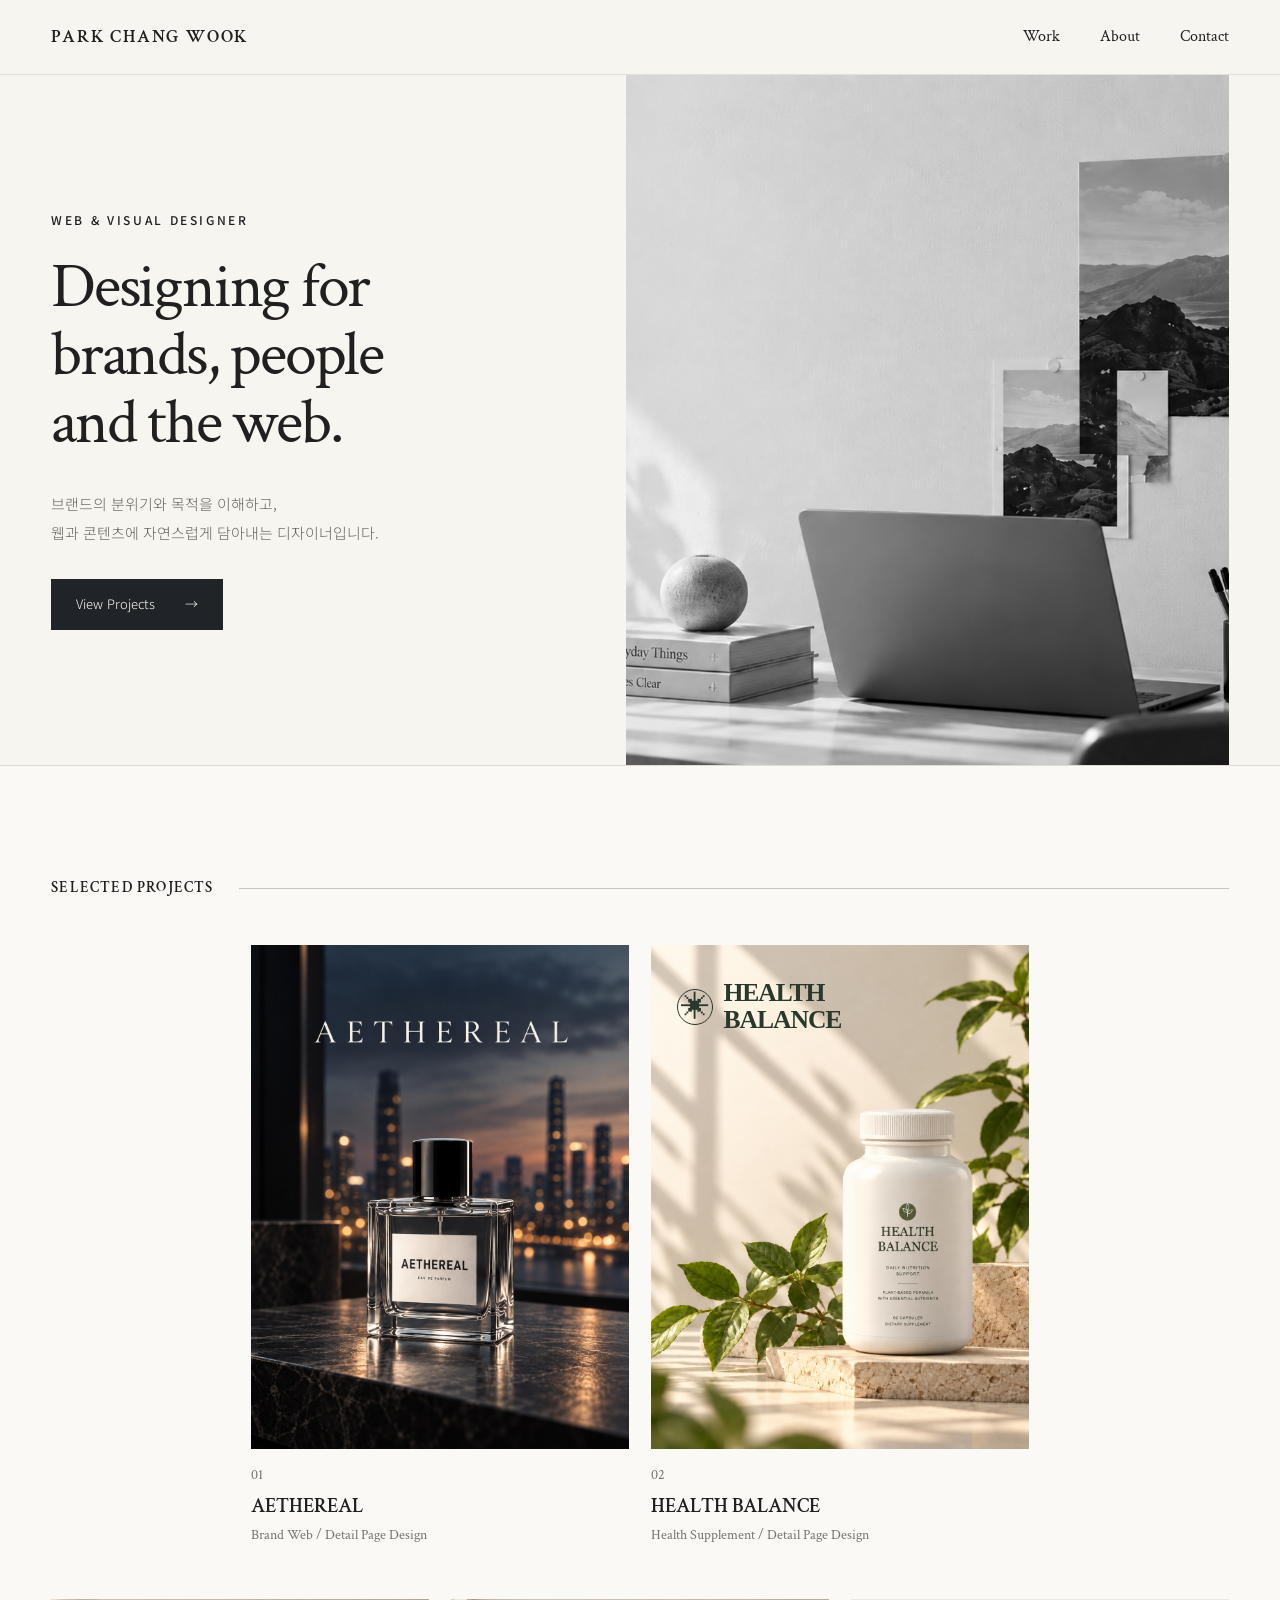
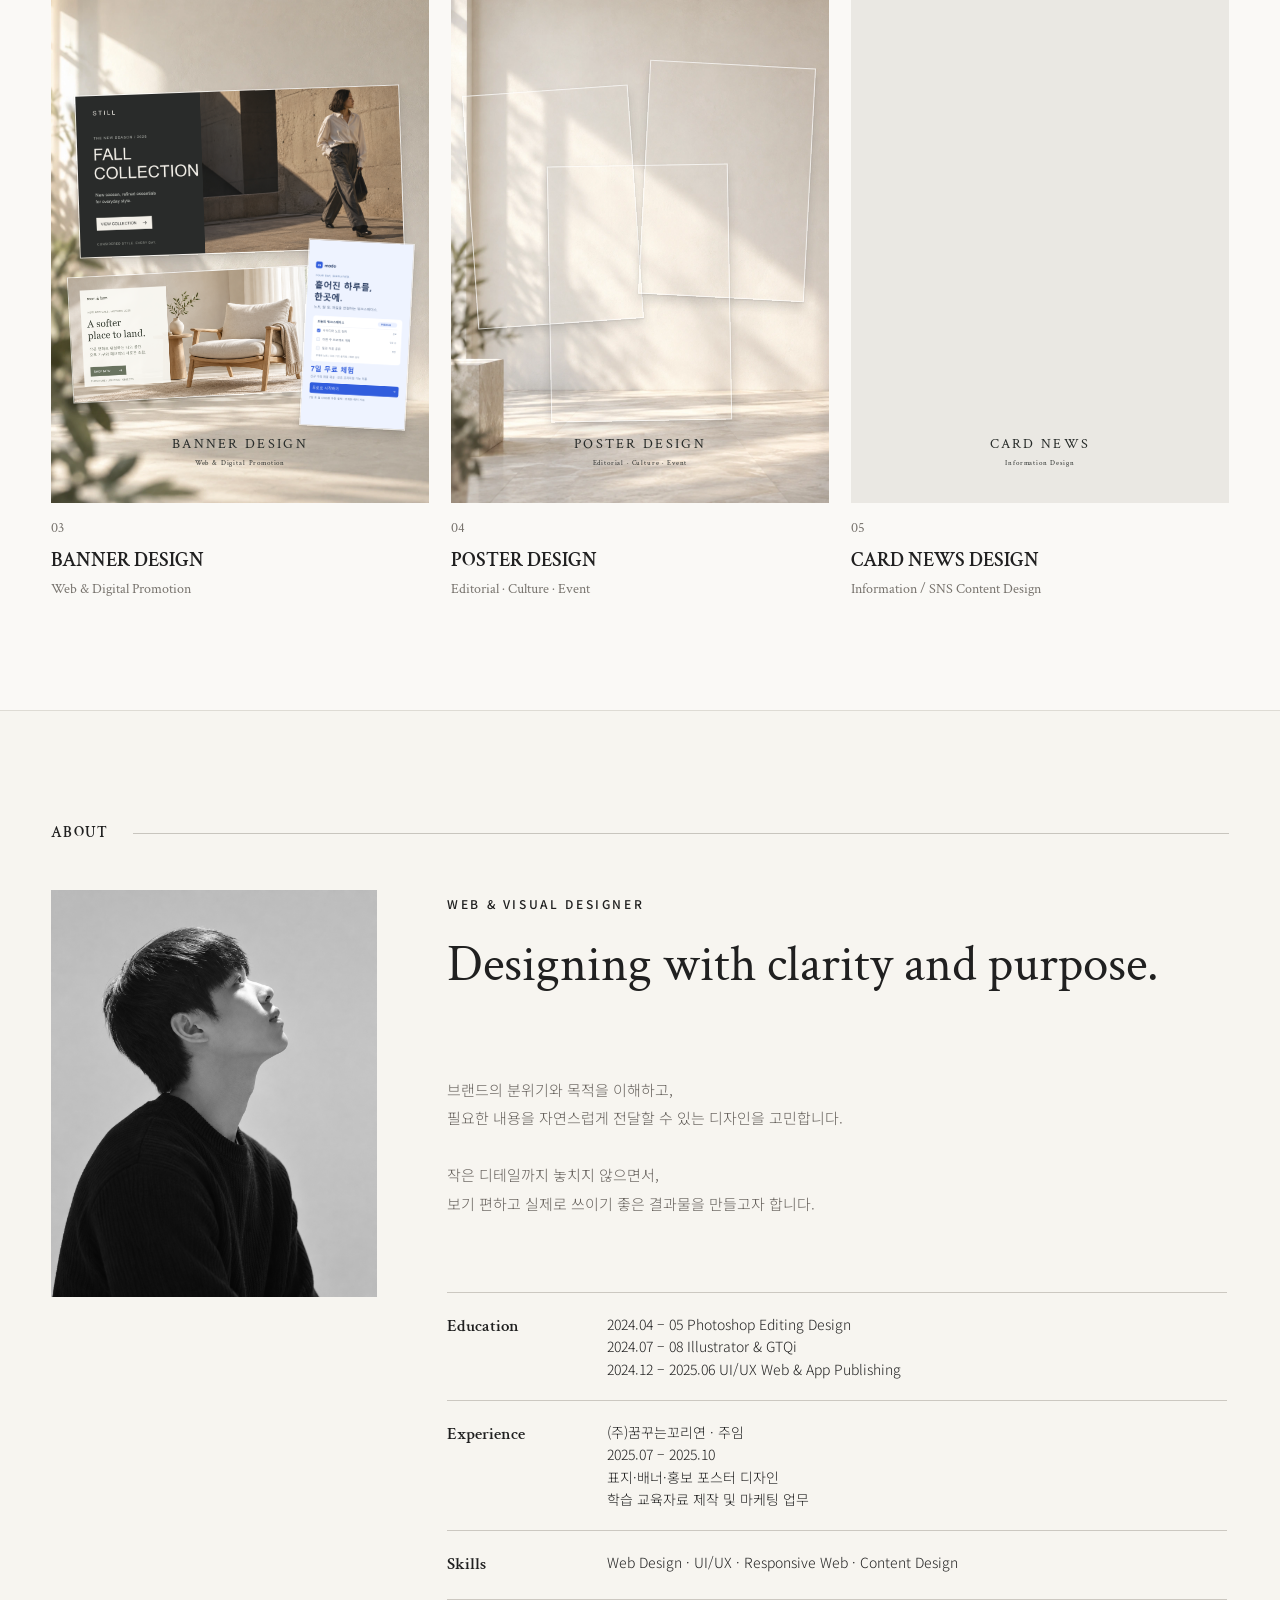
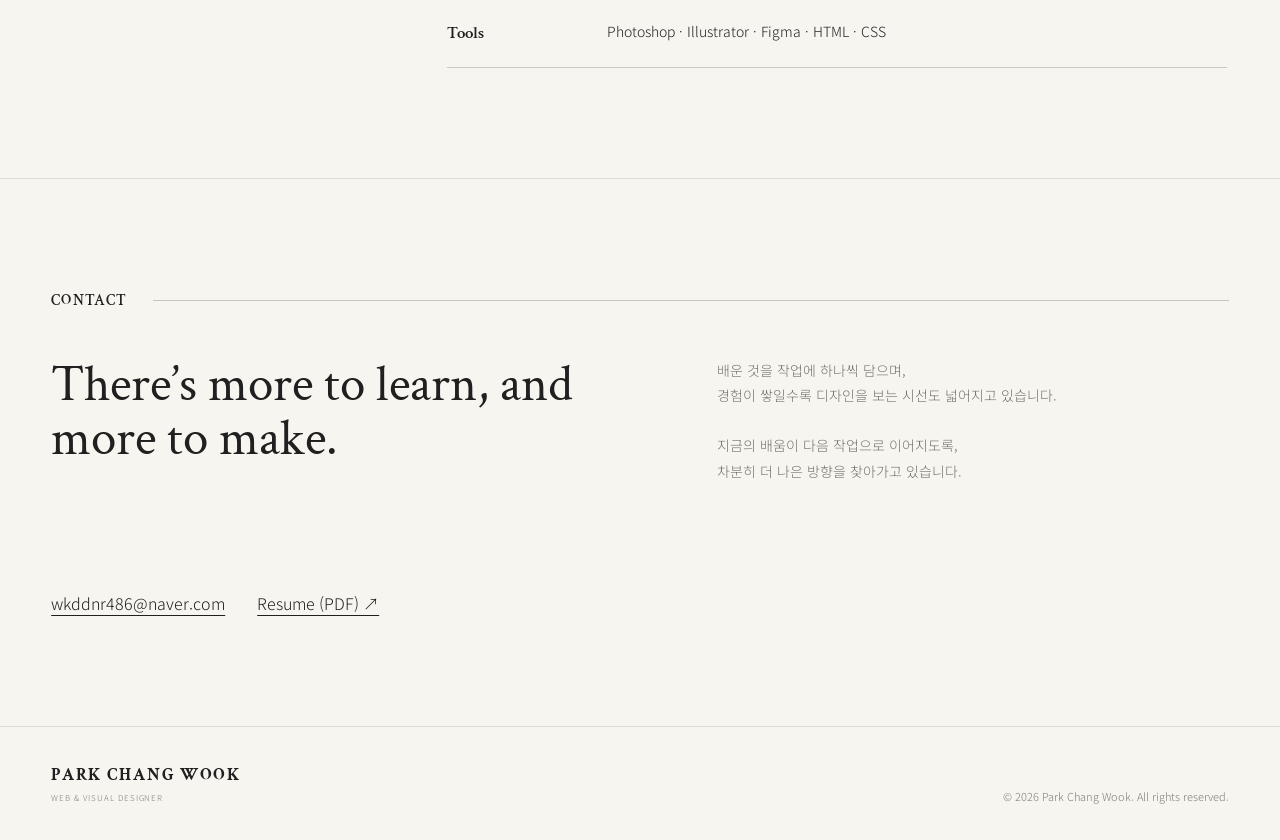
<file: index.html>
<!DOCTYPE html>
<html lang="ko">
<head>
  <meta charset="UTF-8">

  <meta
    name="viewport"
    content="width=device-width, initial-scale=1"
  >

  <title>Park Chang Wook | Web & Visual Designer</title>
  <meta name="description" content="박창욱의 웹디자인 포트폴리오. 브랜드 웹·상세페이지, 배너, 포스터, 카드뉴스 디자인 작업을 소개합니다.">
  <meta property="og:title" content="Park Chang Wook | Web & Visual Designer">
  <meta property="og:description" content="박창욱의 웹디자인 포트폴리오. 브랜드 웹·상세페이지, 배너, 포스터, 카드뉴스 디자인 작업을 소개합니다.">
  <meta property="og:type" content="website">

  <!-- Google Fonts -->
  <link rel="preconnect" href="https://fonts.googleapis.com">
  <link rel="preconnect" href="https://fonts.gstatic.com" crossorigin>

  <link
    href="https://fonts.googleapis.com/css2?family=Crimson+Text:wght@400;600&family=Noto+Sans+KR:wght@300;400;500;600&display=swap"
    rel="stylesheet"
  >

  <!-- CSS -->
  <link rel="stylesheet" href="style.css?v=20261006-submission">
  
  <link rel="stylesheet" href="health-balance-thumbnail.css">
</head>


<body>

  <!-- =========================
       HEADER
  ========================== -->

  <header class="header">

    <div class="inner header-inner">

      <a href="#" class="logo">
        PARK CHANG WOOK
      </a>


      <nav class="nav">

        <a href="#work">
          Work
        </a>

        <a href="#about">
          About
        </a>

        <a href="#contact">
          Contact
        </a>

      </nav>

    </div>

  </header>



  <main>


    <!-- =========================
         HERO
    ========================== -->

    <section class="hero">

      <div class="inner hero-grid">


        <!-- LEFT -->

        <div class="hero-copy">

          <span class="eyebrow">
            WEB & VISUAL DESIGNER
          </span>


          <h1>
    Designing for<br>
    brands, people<br>
    and the web.
  </h1>

  <p>
    브랜드의 분위기와 목적을 이해하고,<br>
    웹과 콘텐츠에 자연스럽게 담아내는 디자이너입니다.
  </p>



          <a
            href="#work"
            class="button"
          >

            View Projects

            <span>
              →
            </span>

          </a>

        </div>



        <!-- RIGHT -->

        <div class="hero-image">

          <img
            src="web-assets/img/hero.webp"
            alt="Designer workspace"
          >


          <div class="hero-message">

            <p>
              
            </p>

            <span>
              
            </span>

          </div>

        </div>


      </div>

    </section>




    <!-- =========================
         PROJECTS
    ========================== -->

    <section
      id="work"
      class="section projects-section"
    >

      <div class="inner">


        <div class="section-heading">

          <div class="heading-line">

            <h2>
              SELECTED PROJECTS
            </h2>

          </div>

        </div>



        <div class="projects-grid">


          <!-- PROJECT 01 -->
<article class="project-card">
  <a href="project-aethereal.html">
    <div class="project-image">
      <img
        src="web-assets/img/aethereal-thumbnail.webp"
        alt="AETHEREAL 남성 향수 브랜드 디자인"
        loading="lazy"
        decoding="async"
      >
    </div>

    <span class="number">01</span>
    <h3>AETHEREAL</h3>
    <p>Brand Web / Detail Page Design</p>
  </a>
</article>




          <!-- PROJECT 02 -->

          <article class="project-card">

            <a href="project-health-balance.html">

              <div class="project-image hb-thumbnail"><span class="hb-wordmark"><span class="hb-mark" aria-hidden="true">✳</span><span><b>HEALTH<br>BALANCE</b></span></span>

                <img
                  src="web-assets/img/health-balance-thumbnail.webp"
                  alt="밝은 석재와 잎 사이의 HEALTH BALANCE 제품" loading="lazy" decoding="async"
                >

              </div>


              <span class="number">
                02
              </span>


              <h3>
                HEALTH BALANCE
              </h3>


              <p>
                Health Supplement / Detail Page Design
              </p>

            </a>

          </article>












          <!-- PROJECT 03: BANNER DESIGN -->
          <article class="project-card">
            <a href="project-banner-design.html">
              <div class="project-image content-thumbnail collage-thumbnail collage-banner" role="img" aria-label="BANNER DESIGN — 실제 작업물 3종을 배치한 컬렉션">
                <div class="collage-stage" aria-hidden="true"><img class="collage-art collage-fashion" src="web-assets/banner-design-2026/exports/01-fashion-web.webp" alt="Fashion 시즌 컬렉션 배너" loading="lazy" decoding="async">
<img class="collage-art collage-living" src="web-assets/banner-design-2026/exports/02-living-web.webp" alt="Living 신상품 배너" loading="lazy" decoding="async">
<img class="collage-art collage-modo" src="banner-design-2026/exports/05-membership-story.png" alt="MODO 멤버십 배너" loading="lazy" decoding="async"></div>
                <div class="collage-caption" aria-hidden="true"><span>BANNER DESIGN</span><small>Web & Digital Promotion</small></div>
              </div>
              <span class="number">03</span>
              <h3>BANNER DESIGN</h3>
              <p>Web &amp; Digital Promotion</p>
            </a>
          </article>

          <!-- PROJECT 04: POSTER DESIGN -->
          <article class="project-card">
            <a href="project-poster-design.html">
              <div class="project-image content-thumbnail collage-thumbnail collage-poster" role="img" aria-label="POSTER DESIGN — 실제 작업물 3종을 배치한 컬렉션">
                <div class="collage-stage" aria-hidden="true"><img class="collage-art collage-moment" src="poster-design-2026/exports/01-the-moment-within.webp" alt="THE MOMENT WITHIN 전시 포스터" loading="lazy" decoding="async">
<img class="collage-art collage-book" src="poster-design-2026/exports/03-seoul-book-fair.webp" alt="SEOUL BOOK FAIR 행사 포스터" loading="lazy" decoding="async">
<img class="collage-art collage-jazz" src="poster-design-2026/exports/02-seoul-jazz-night.webp" alt="SEOUL JAZZ NIGHT 공연 포스터" loading="lazy" decoding="async"></div>
                <div class="collage-caption" aria-hidden="true"><span>POSTER DESIGN</span><small>Editorial · Culture · Event</small></div>
              </div>
              <span class="number">04</span>
              <h3>POSTER DESIGN</h3>
              <p>Editorial · Culture · Event</p>
            </a>
          </article>

          <!-- PROJECT 05: CARD NEWS DESIGN -->
          <article class="project-card">
            <a href="project-card-news-design.html">
              <div class="project-image content-thumbnail collage-card-news"><img src="img/thumbnail-series/card-news-no-caption.webp" alt="CARD NEWS DESIGN — Digital Fatigue와 Privacy Protection 카드뉴스" width="1086" height="1448" loading="lazy" decoding="async"><div class="collage-caption" aria-hidden="true"><span>CARD NEWS</span><small>Information Design</small></div></div>
              <span class="number">05</span>
              <h3>CARD NEWS DESIGN</h3>
              <p>Information / SNS Content Design</p>
            </a>
          </article>

        </div>

      </div>

    </section>




    <!-- =========================
         ABOUT
    ========================== -->

    <section
      id="about"
      class="section about"
    >

      <div class="inner">


        <div class="section-heading simple">

          <div class="heading-line">

            <h2>
              ABOUT
            </h2>

          </div>

        </div>



        <div class="about-grid">


          <!-- PROFILE IMAGE -->

          <div class="about-photo">

            <img
              src="web-assets/img/profile-park-chang-wook.webp"
              alt="웹디자이너 박창욱 프로필 사진" loading="lazy" decoding="async"
            >

          </div>



          <!-- ABOUT TEXT -->

          <div class="about-content">

            <span class="eyebrow">
              WEB & VISUAL DESIGNER
            </span>


            <h2>
              Designing with clarity and purpose.
            </h2>


            <p class="about-description">

              브랜드의 분위기와 목적을 이해하고,
            필요한 내용을 자연스럽게 전달할 수 있는 디자인을 고민합니다.

            작은 디테일까지 놓치지 않으면서,
            보기 편하고 실제로 쓰이기 좋은 결과물을 만들고자 합니다.

            </p>



            <div class="about-info">


              <!-- EDUCATION -->

              <div class="info-row">

                <strong>
                  Education
                </strong>


                <div>

                  <p>
  <span class="date">2024.04 – 05</span>
  <span>Photoshop Editing Design</span>
</p>
<p>
  <span class="date">2024.07 – 08</span>
  <span>Illustrator & GTQi</span>
</p>
<p>
  <span class="date">2024.12 – 2025.06</span>
  <span>UI/UX Web & App Publishing</span>
</p>

                </div>

              </div>

              <!-- Experience -->

              <div class="info-row">

                <strong>
                  Experience
                </strong>


                <div>

                  <p>
                    <span class="company">(주)꿈꾸는꼬리연 · 주임</span><br>2025.07 – 2025.10<br>표지·배너·홍보 포스터 디자인<br>학습 교육자료 제작 및 마케팅 업무
                  </p>

                </div>

              </div>



              <!-- SKILLS -->

              <div class="info-row">

                <strong>
                  Skills
                </strong>


                <div>

                  <p>
                    Web Design · UI/UX · Responsive Web · Content Design
                  </p>

                </div>

              </div>



              <!-- TOOLS -->

              <div class="info-row">

                <strong>
                  Tools
                </strong>


                <div>

                  <p>
                    Photoshop · Illustrator · Figma · HTML · CSS
                  </p>

                </div>

              </div>


            </div>

          </div>


        </div>

      </div>

    </section>




    <!-- =========================
         CONTACT
    ========================== -->

    <section
      id="contact"
      class="section contact"
    >

      <div class="inner">


        <div class="section-heading simple">

          <div class="heading-line">

            <h2>
              CONTACT
            </h2>

          </div>

        </div>



        <div class="contact-copy">
          <h2>There’s more to learn, and more to make.</h2>
          <p>배운 것을 작업에 하나씩 담으며,
경험이 쌓일수록 디자인을 보는 시선도 넓어지고 있습니다.

지금의 배움이 다음 작업으로 이어지도록,
차분히 더 나은 방향을 찾아가고 있습니다.</p>
          <div class="contact-links"><a href="mailto:wkddnr486@naver.com">wkddnr486@naver.com</a><a href="documents/park-chang-wook-resume.pdf" target="_blank" rel="noopener">Resume (PDF) ↗</a></div>
        </div>

      </div>

    </section>


  </main>




  <!-- =========================
       FOOTER
  ========================== -->

  <footer class="footer">

    <div class="inner footer-inner">


      <div class="footer-logo">

        <strong>
          PARK CHANG WOOK
        </strong>

        <span>
          WEB & VISUAL DESIGNER
        </span>

      </div>


      <p>
        © 2026 Park Chang Wook.
        All rights reserved.
      </p>


    </div>

  </footer>


</body>
</html>
</file>
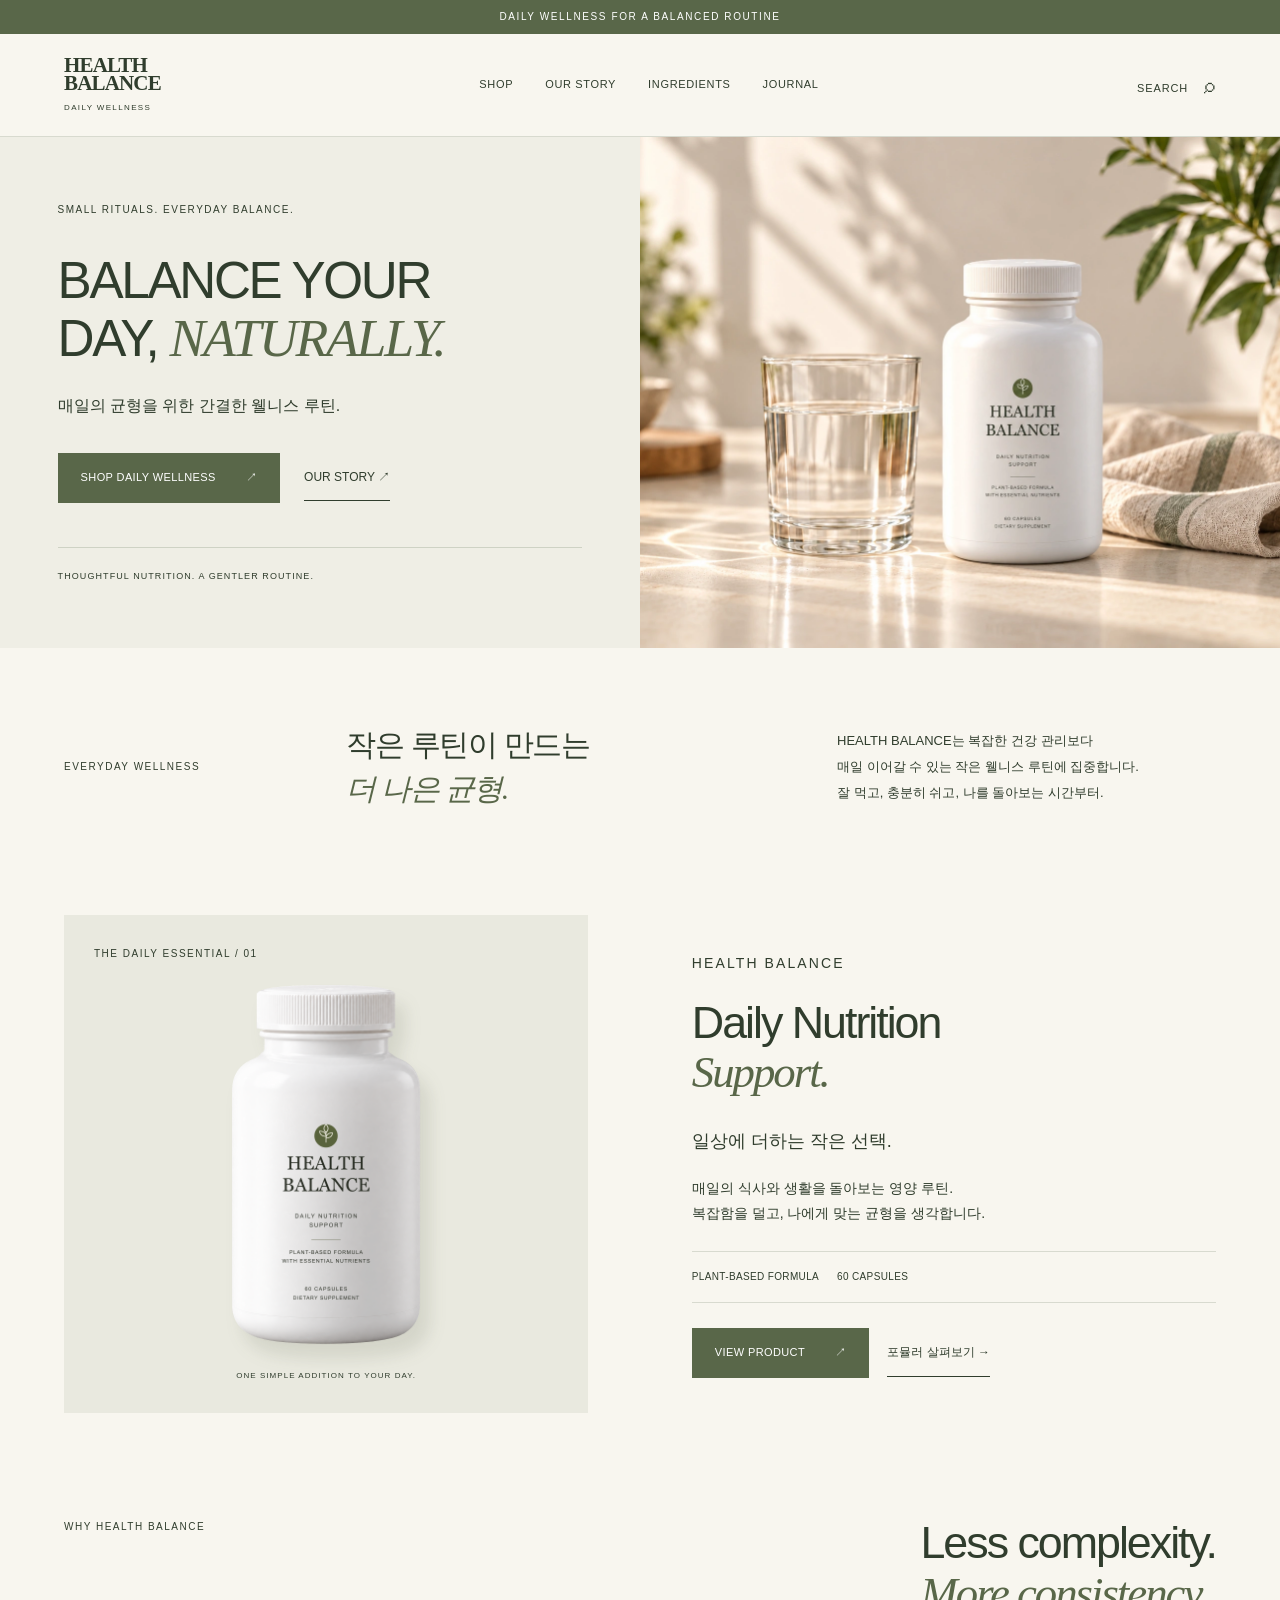
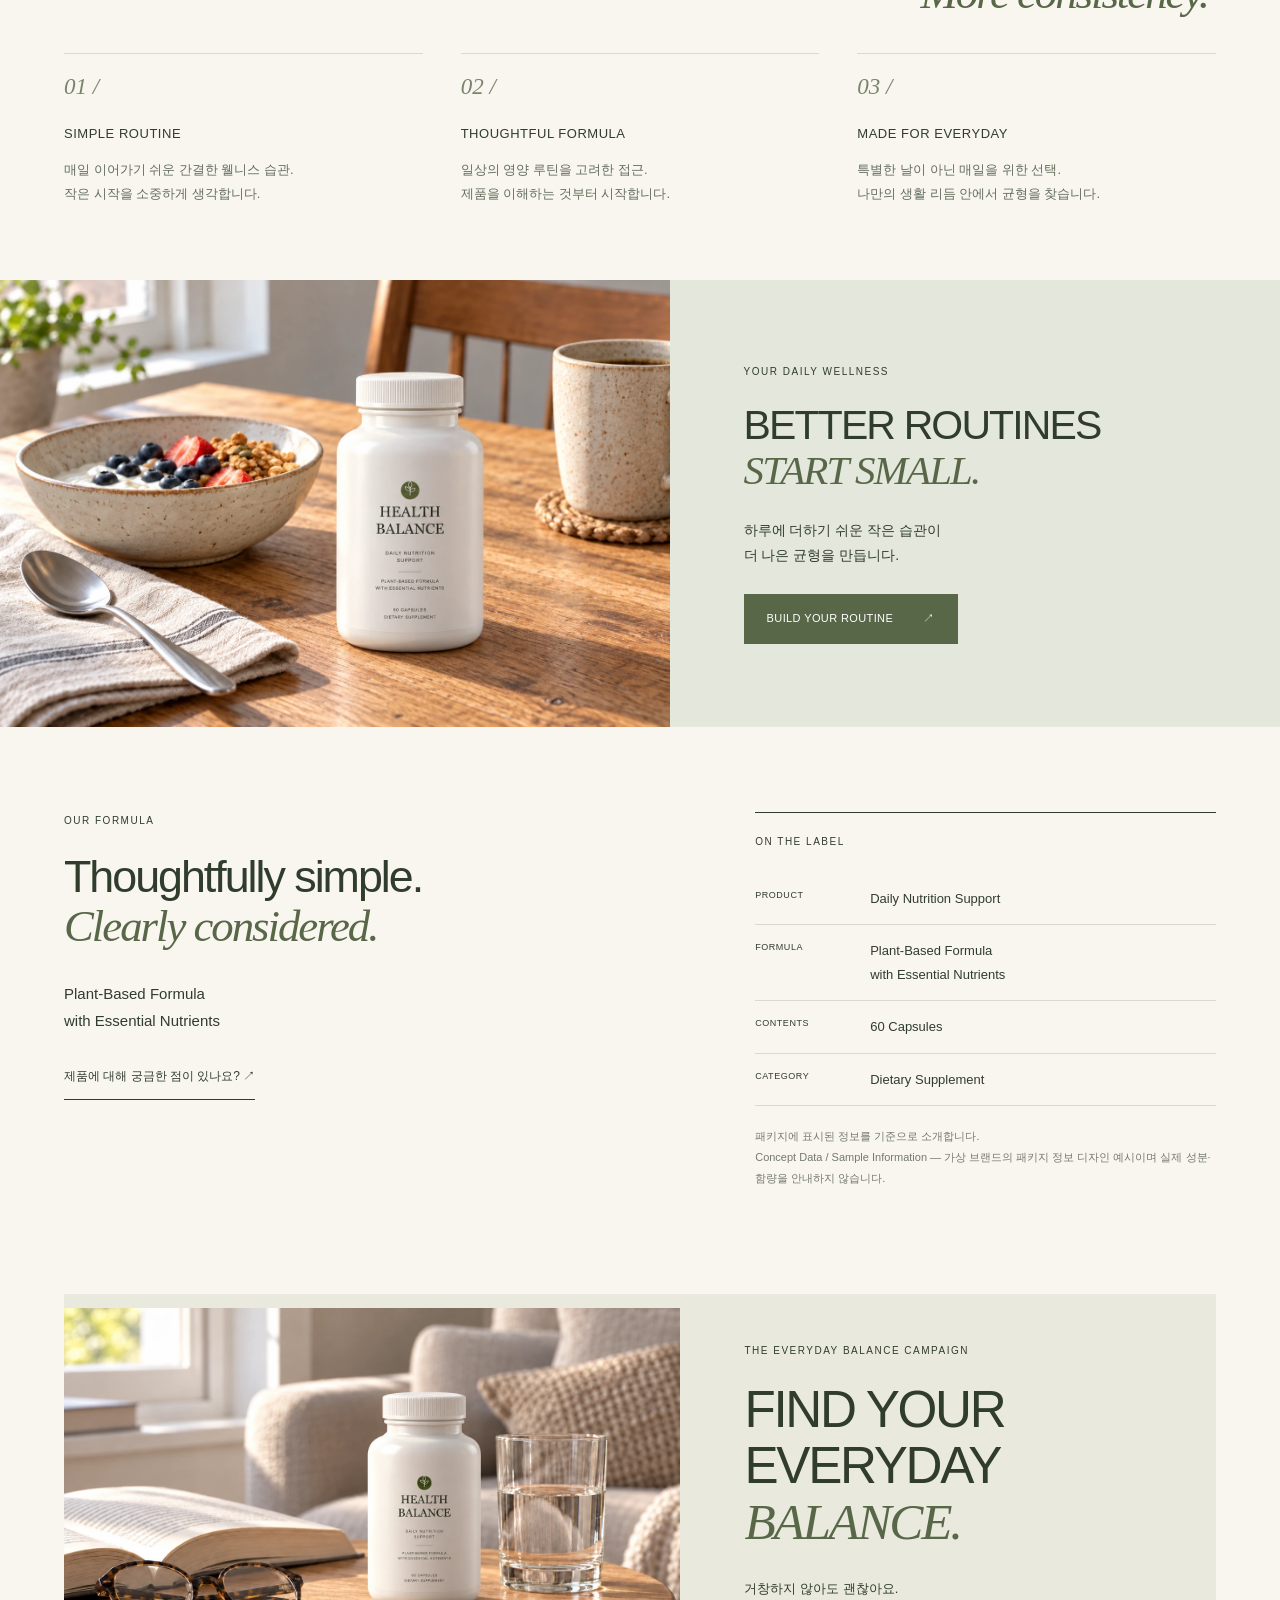
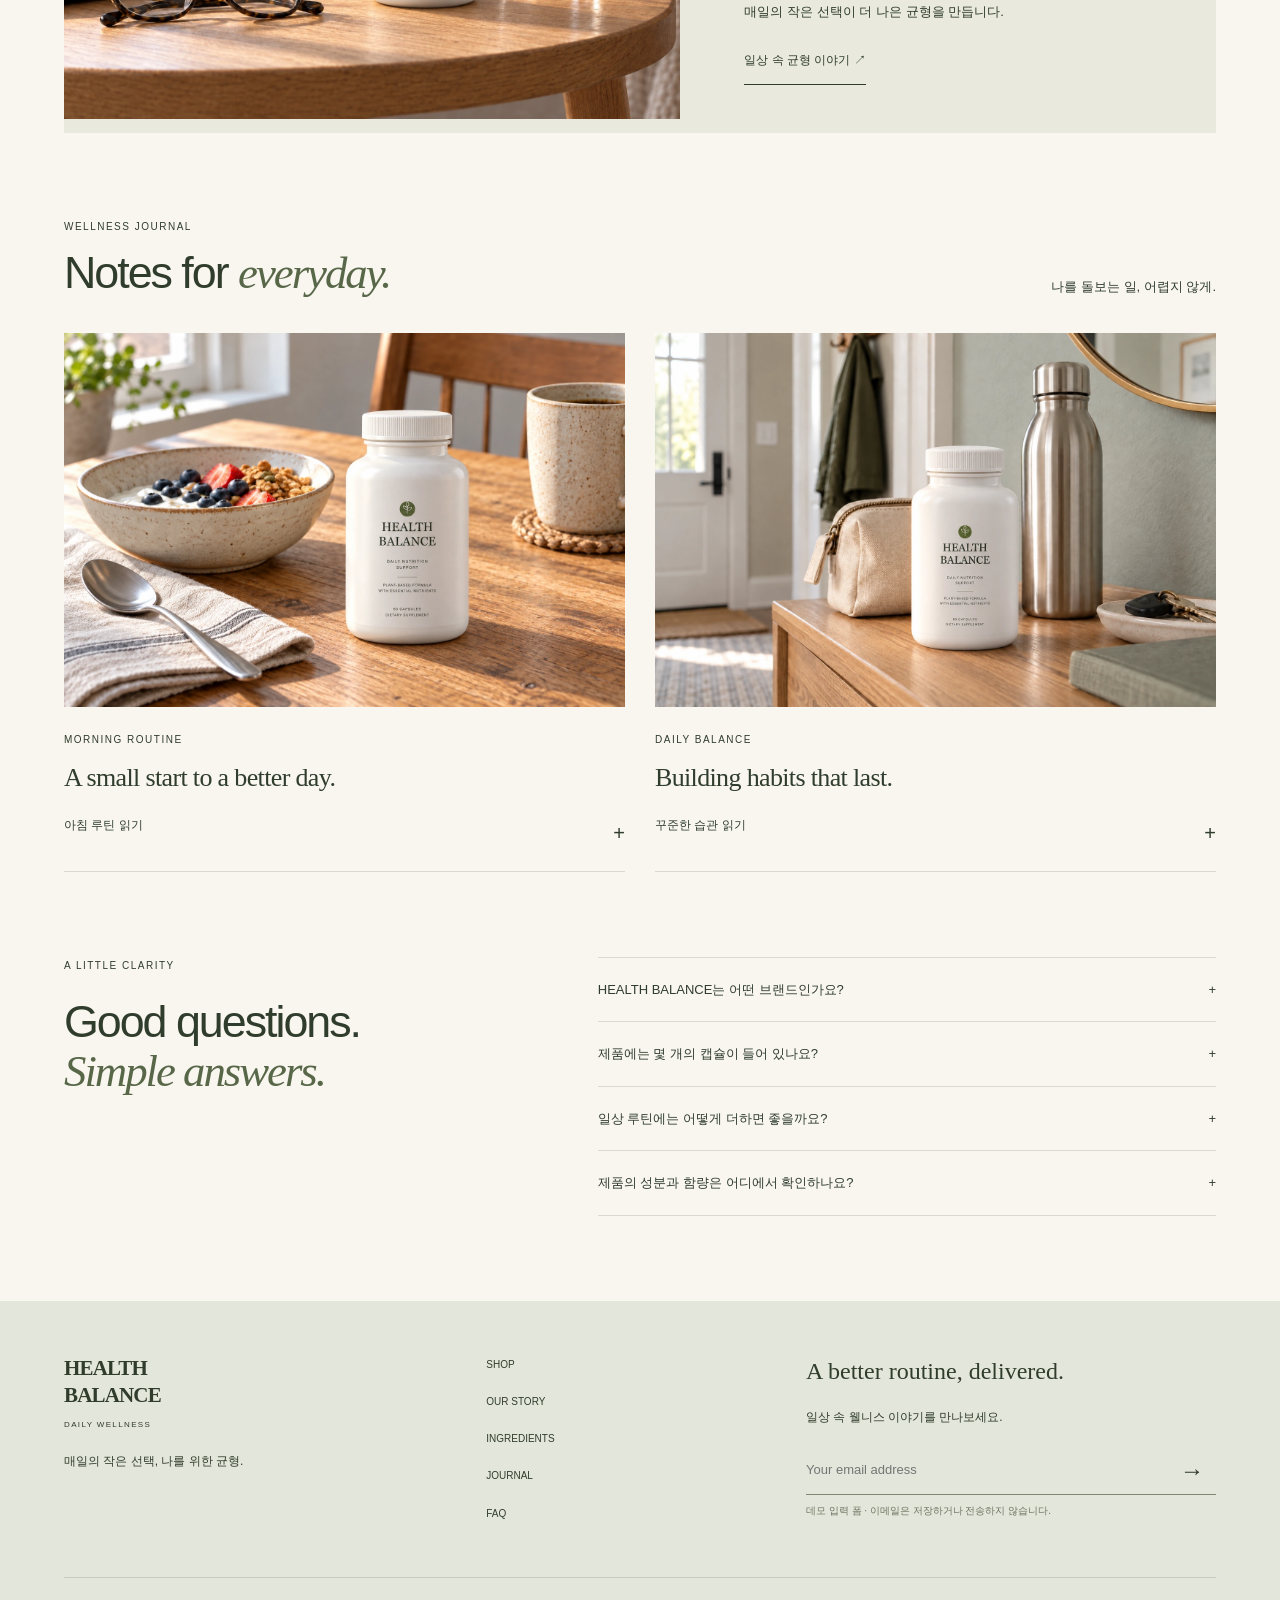
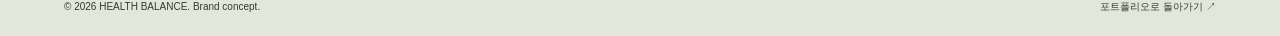
<file: health-balance.html>
<!doctype html>
<html lang="ko"><head><meta charset="UTF-8"><meta name="viewport" content="width=device-width,initial-scale=1"><meta name="description" content="HEALTH BALANCE — 매일의 균형을 위한 간결한 웰니스 루틴."><title>HEALTH BALANCE — Daily Wellness</title><link rel="stylesheet" href="health-balance-store.css"><script src="health-balance-store.js" defer></script></head>
<body><a class="skip" href="#main">본문 바로가기</a><div class="announcement">DAILY WELLNESS FOR A BALANCED ROUTINE</div>
<header class="header"><a class="logo" href="#top" aria-label="HEALTH BALANCE 홈">HEALTH<br>BALANCE<span>DAILY WELLNESS</span></a><button class="menu-toggle" aria-expanded="false" aria-controls="navigation">MENU <span aria-hidden="true">☰</span></button><nav id="navigation" aria-label="주요 메뉴"><a href="#shop">SHOP</a><a href="#story">OUR STORY</a><a href="#formula">INGREDIENTS</a><a href="#journal">JOURNAL</a></nav><button class="search-toggle" data-open="search-dialog" aria-label="사이트 검색">SEARCH <span aria-hidden="true">⌕</span></button></header>
<main id="main"><section class="hero" id="top"><div class="hero-copy"><p class="eyebrow">SMALL RITUALS. EVERYDAY BALANCE.</p><h1>BALANCE YOUR<br>DAY, <em>NATURALLY.</em></h1><p class="lead">매일의 균형을 위한 간결한 웰니스 루틴.</p><div class="actions"><a class="button" href="#shop">SHOP DAILY WELLNESS <span>↗</span></a><a class="text-link" href="#story">OUR STORY <span>↗</span></a></div><p class="hero-bottom">THOUGHTFUL NUTRITION. A GENTLER ROUTINE.</p></div><img src="img/health-balance/master/water.webp" width="1536" height="1024" alt="물 한 잔과 동일한 마스터 패키지의 헬스 밸런스 제품" fetchpriority="high"></section>
<section class="intro wrap" id="story"><p class="eyebrow">EVERYDAY WELLNESS</p><h2>작은 루틴이 만드는<br><em>더 나은 균형.</em></h2><p>HEALTH BALANCE는 복잡한 건강 관리보다<br>매일 이어갈 수 있는 작은 웰니스 루틴에 집중합니다.<br>잘 먹고, 충분히 쉬고, 나를 돌아보는 시간부터.</p></section>
<section class="product wrap" id="shop"><div class="product-visual"><span class="eyebrow">THE DAILY ESSENTIAL / 01</span><img src="img/health-balance/master/product-front.png" width="768" height="1456" alt="HEALTH BALANCE Daily Nutrition Support 전체 라벨 정면"><span class="product-note">ONE SIMPLE ADDITION TO YOUR DAY.</span></div><div class="product-copy"><p class="eyebrow">HEALTH BALANCE</p><h2>Daily Nutrition<br><em>Support.</em></h2><p class="lead">일상에 더하는 작은 선택.</p><p>매일의 식사와 생활을 돌아보는 영양 루틴.<br>복잡함을 덜고, 나에게 맞는 균형을 생각합니다.</p><div class="features"><span>PLANT-BASED FORMULA</span><span>60 CAPSULES</span></div><button class="button" data-open="product-dialog">VIEW PRODUCT <span>↗</span></button><a class="text-link" href="#formula">포뮬러 살펴보기 →</a></div></section>
<section class="values wrap" aria-labelledby="values-title"><div class="section-head"><p class="eyebrow">WHY HEALTH BALANCE</p><h2 id="values-title">Less complexity.<br><em>More consistency.</em></h2></div><div class="value-grid"><article><span>01 /</span><h3>SIMPLE ROUTINE</h3><p>매일 이어가기 쉬운 간결한 웰니스 습관.<br>작은 시작을 소중하게 생각합니다.</p></article><article><span>02 /</span><h3>THOUGHTFUL FORMULA</h3><p>일상의 영양 루틴을 고려한 접근.<br>제품을 이해하는 것부터 시작합니다.</p></article><article><span>03 /</span><h3>MADE FOR EVERYDAY</h3><p>특별한 날이 아닌 매일을 위한 선택.<br>나만의 생활 리듬 안에서 균형을 찾습니다.</p></article></div></section>
<section class="routine" id="routine"><img src="img/health-balance/master/breakfast.webp" width="1536" height="1024" loading="lazy" alt="아침 식탁에 놓인 헬스 밸런스 마스터 제품"><div><p class="eyebrow">YOUR DAILY WELLNESS</p><h2>BETTER ROUTINES<br><em>START SMALL.</em></h2><p>하루에 더하기 쉬운 작은 습관이<br>더 나은 균형을 만듭니다.</p><a class="button" href="#routine-guide">BUILD YOUR ROUTINE <span>↗</span></a></div></section>
<section class="formula wrap" id="formula"><div><p class="eyebrow">OUR FORMULA</p><h2>Thoughtfully simple.<br><em>Clearly considered.</em></h2><p>Plant-Based Formula<br>with Essential Nutrients</p><a class="text-link" href="#faq">제품에 대해 궁금한 점이 있나요? ↗</a></div><div class="formula-info"><p class="eyebrow">ON THE LABEL</p><dl><div><dt>PRODUCT</dt><dd>Daily Nutrition Support</dd></div><div><dt>FORMULA</dt><dd>Plant-Based Formula<br>with Essential Nutrients</dd></div><div><dt>CONTENTS</dt><dd>60 Capsules</dd></div><div><dt>CATEGORY</dt><dd>Dietary Supplement</dd></div></dl><p class="fineprint">패키지에 표시된 정보를 기준으로 소개합니다.<br>Concept Data / Sample Information — 가상 브랜드의 패키지 정보 디자인 예시이며 실제 성분·함량을 안내하지 않습니다.</p></div></section>
<section class="campaign wrap" id="campaign"><div class="campaign-image"><img src="img/health-balance/master/reading.webp" width="1536" height="1024" loading="lazy" alt="책과 물컵 곁에 놓인 헬스 밸런스 제품"></div><div class="campaign-copy"><p class="eyebrow">THE EVERYDAY BALANCE CAMPAIGN</p><h2>FIND YOUR<br>EVERYDAY<br><em>BALANCE.</em></h2><p>거창하지 않아도 괜찮아요.<br>매일의 작은 선택이 더 나은 균형을 만듭니다.</p><a class="text-link" href="#journal">일상 속 균형 이야기 ↗</a></div></section>
<section class="journal wrap" id="journal"><div class="section-head"><div><p class="eyebrow">WELLNESS JOURNAL</p><h2>Notes for <em>everyday.</em></h2></div><p>나를 돌보는 일, 어렵지 않게.</p></div><div class="journal-grid"><details id="routine-guide"><summary><img src="img/health-balance/master/breakfast.webp" width="1536" height="1024" loading="lazy" alt="차분한 아침 식탁"><span class="eyebrow">MORNING ROUTINE</span><h3>A small start to a better day.</h3><span class="journal-action">아침 루틴 읽기 <b>+</b></span></summary><div class="journal-body"><p>바쁜 아침에도 식탁에 앉는 짧은 시간을 만들어 보세요. 오늘의 식사와 일정을 살피고, 이어갈 수 있는 작은 습관 하나를 골라보는 것부터 시작합니다.</p><p>제품을 일상에 더할 때에는 패키지의 섭취 방법과 주의사항을 먼저 확인하세요.</p></div></details><details><summary><img src="img/health-balance/master/routine.webp" width="1536" height="1024" loading="lazy" alt="외출 전 물병과 제품을 준비한 공간"><span class="eyebrow">DAILY BALANCE</span><h3>Building habits that last.</h3><span class="journal-action">꾸준한 습관 읽기 <b>+</b></span></summary><div class="journal-body"><p>새로운 습관은 익숙한 일상과 가까이 두어보세요. 하루를 준비하는 시간이나 잠깐 쉬는 순간에 나를 돌아보는 순서를 더합니다.</p><p>완벽한 계획보다, 오늘 할 수 있는 작은 선택. 식사와 휴식을 함께 챙기며 나에게 맞는 리듬을 찾아보세요.</p></div></details></div></section>
<section class="faq wrap" id="faq"><div><p class="eyebrow">A LITTLE CLARITY</p><h2>Good questions.<br><em>Simple answers.</em></h2></div><div><details><summary>HEALTH BALANCE는 어떤 브랜드인가요?<span>+</span></summary><p>매일 이어갈 수 있는 작은 웰니스 루틴을 제안하는 브랜드입니다. 대표 제품은 Daily Nutrition Support이며, 식사와 휴식 등 일상 전체의 균형을 중요하게 생각합니다.</p></details><details><summary>제품에는 몇 개의 캡슐이 들어 있나요?<span>+</span></summary><p>패키지 표기 기준으로 한 병에 60캡슐이 들어 있습니다. 이는 내용량이며, 복용 기간이나 하루 섭취량을 의미하지 않습니다.</p></details><details><summary>일상 루틴에는 어떻게 더하면 좋을까요?<span>+</span></summary><p>먼저 제품의 섭취 방법과 주의사항을 확인하세요. 현재는 섭취량이 확정되지 않아 구체적인 복용 횟수나 수량을 안내하지 않습니다.</p></details><details><summary>제품의 성분과 함량은 어디에서 확인하나요?<span>+</span></summary><p>현재 공개된 패키지 정보는 Plant-Based Formula with Essential Nutrients입니다. 구체적인 성분명·함량·인증 정보는 확정되지 않았습니다.</p></details></div></section>
</main><footer><div class="footer-top"><div><a class="logo" href="#top">HEALTH<br>BALANCE<span>DAILY WELLNESS</span></a><p>매일의 작은 선택, 나를 위한 균형.</p></div><nav aria-label="하단 메뉴"><a href="#shop">SHOP</a><a href="#story">OUR STORY</a><a href="#formula">INGREDIENTS</a><a href="#journal">JOURNAL</a><a href="#faq">FAQ</a></nav><div class="newsletter"><h3>A better routine, delivered.</h3><p>일상 속 웰니스 이야기를 만나보세요.</p><form id="newsletter"><label class="sr-only" for="email">이메일 주소</label><div><input type="email" id="email" required autocomplete="email" placeholder="Your email address"><button aria-label="뉴스레터 신청 미리보기" type="submit">→</button></div><small>데모 입력 폼 · 이메일은 저장하거나 전송하지 않습니다.</small><p id="newsletter-status" role="status"></p></form></div></div><div class="footer-bottom"><span>© 2026 HEALTH BALANCE. Brand concept.</span><a href="project-health-balance.html#website">포트폴리오로 돌아가기 ↗</a></div></footer>
<dialog id="product-dialog"><button class="dialog-close" data-close aria-label="제품 정보 닫기">×</button><div class="product-dialog-grid"><img src="img/health-balance/master/product-front.png" width="768" height="1456" alt="헬스 밸런스 마스터 패키지"><div><p class="eyebrow">HEALTH BALANCE</p><h2>Daily Nutrition Support</h2><p>Plant-Based Formula<br>with Essential Nutrients</p><p>60 Capsules · Dietary Supplement</p><p class="fineprint">브랜드 디자인 프로젝트의 제품 시안입니다. 가격·성분·섭취량은 확정되지 않았으며 실제 주문이나 결제는 제공하지 않습니다.</p><a class="button" href="project-health-balance.html#detail">제품 상세 디자인 보기 ↗</a></div></div></dialog>
<dialog id="search-dialog"><button class="dialog-close" data-close aria-label="검색 닫기">×</button><h2>What are you looking for?</h2><label for="search">제품, 루틴, 포뮬러 검색</label><input id="search" type="search" placeholder="예: 제품, 성분, 루틴"><div id="search-results" aria-live="polite"></div></dialog>
</body></html>
</file>
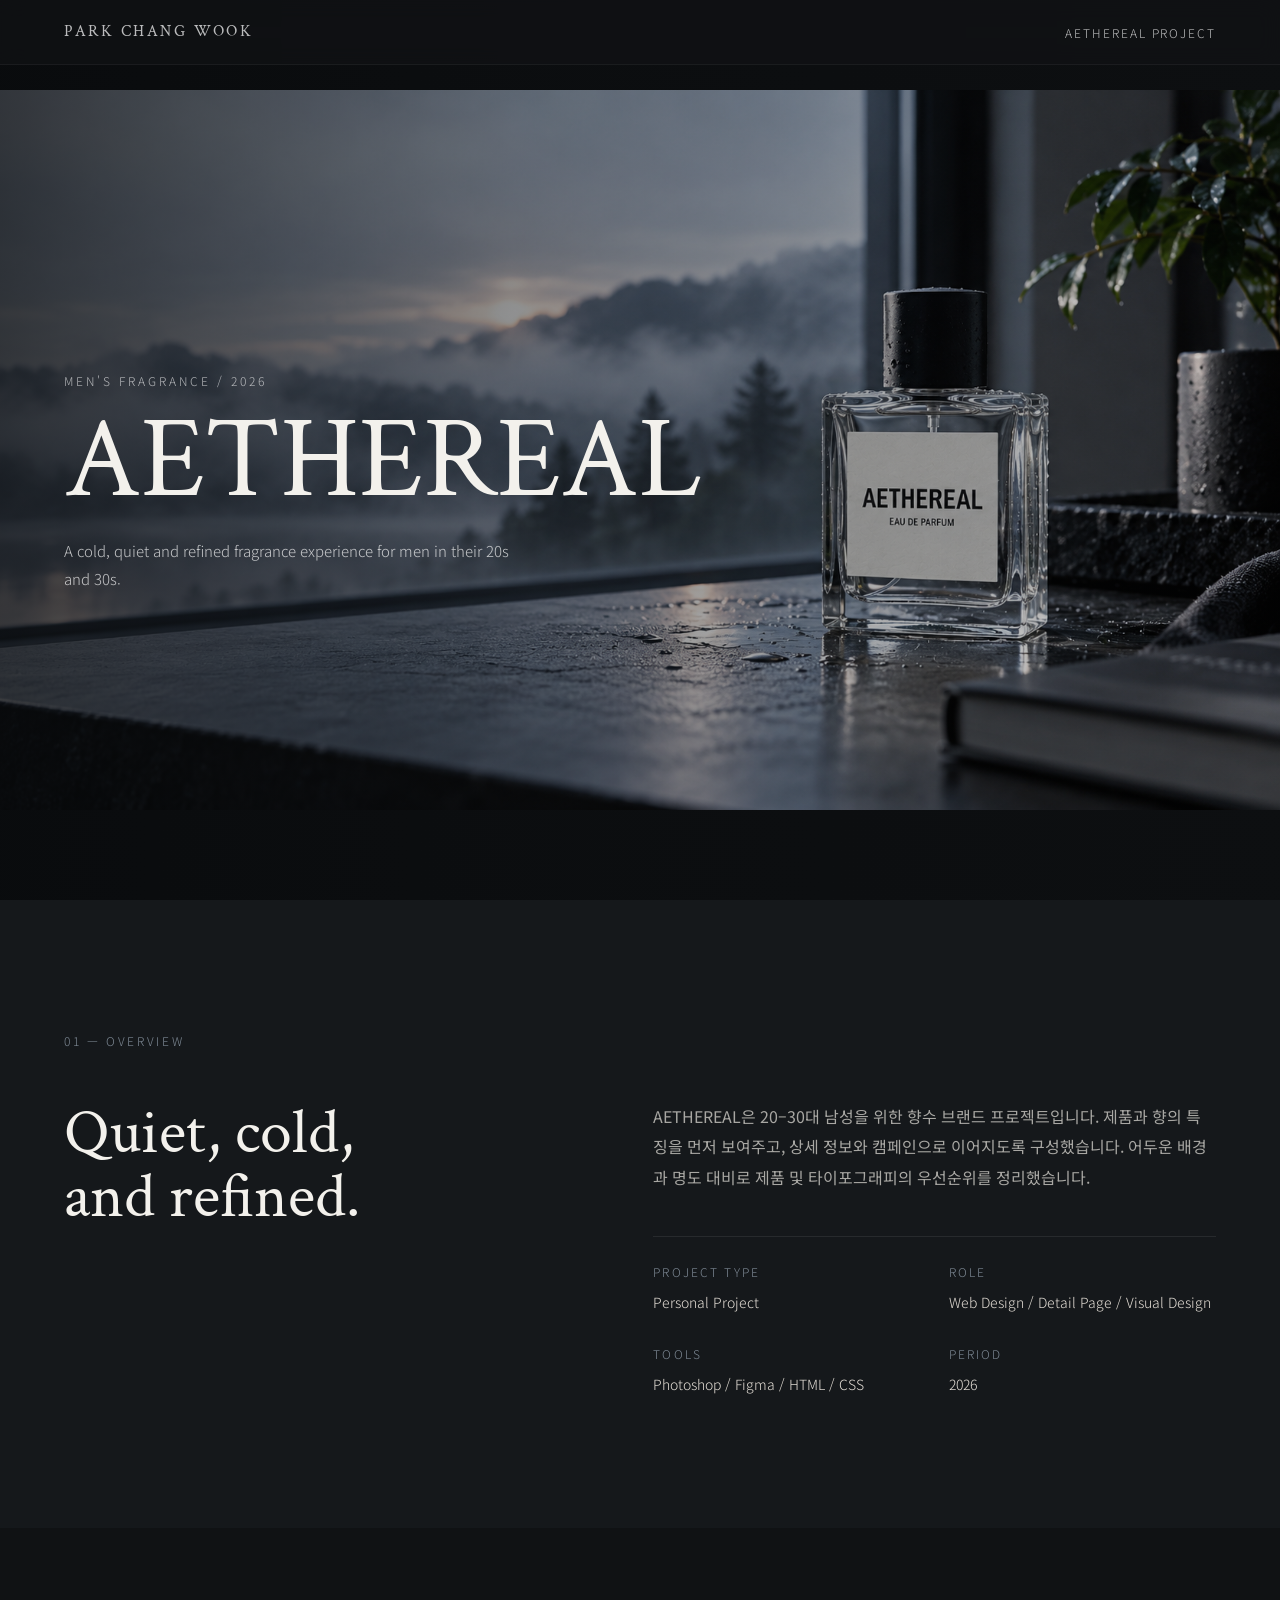
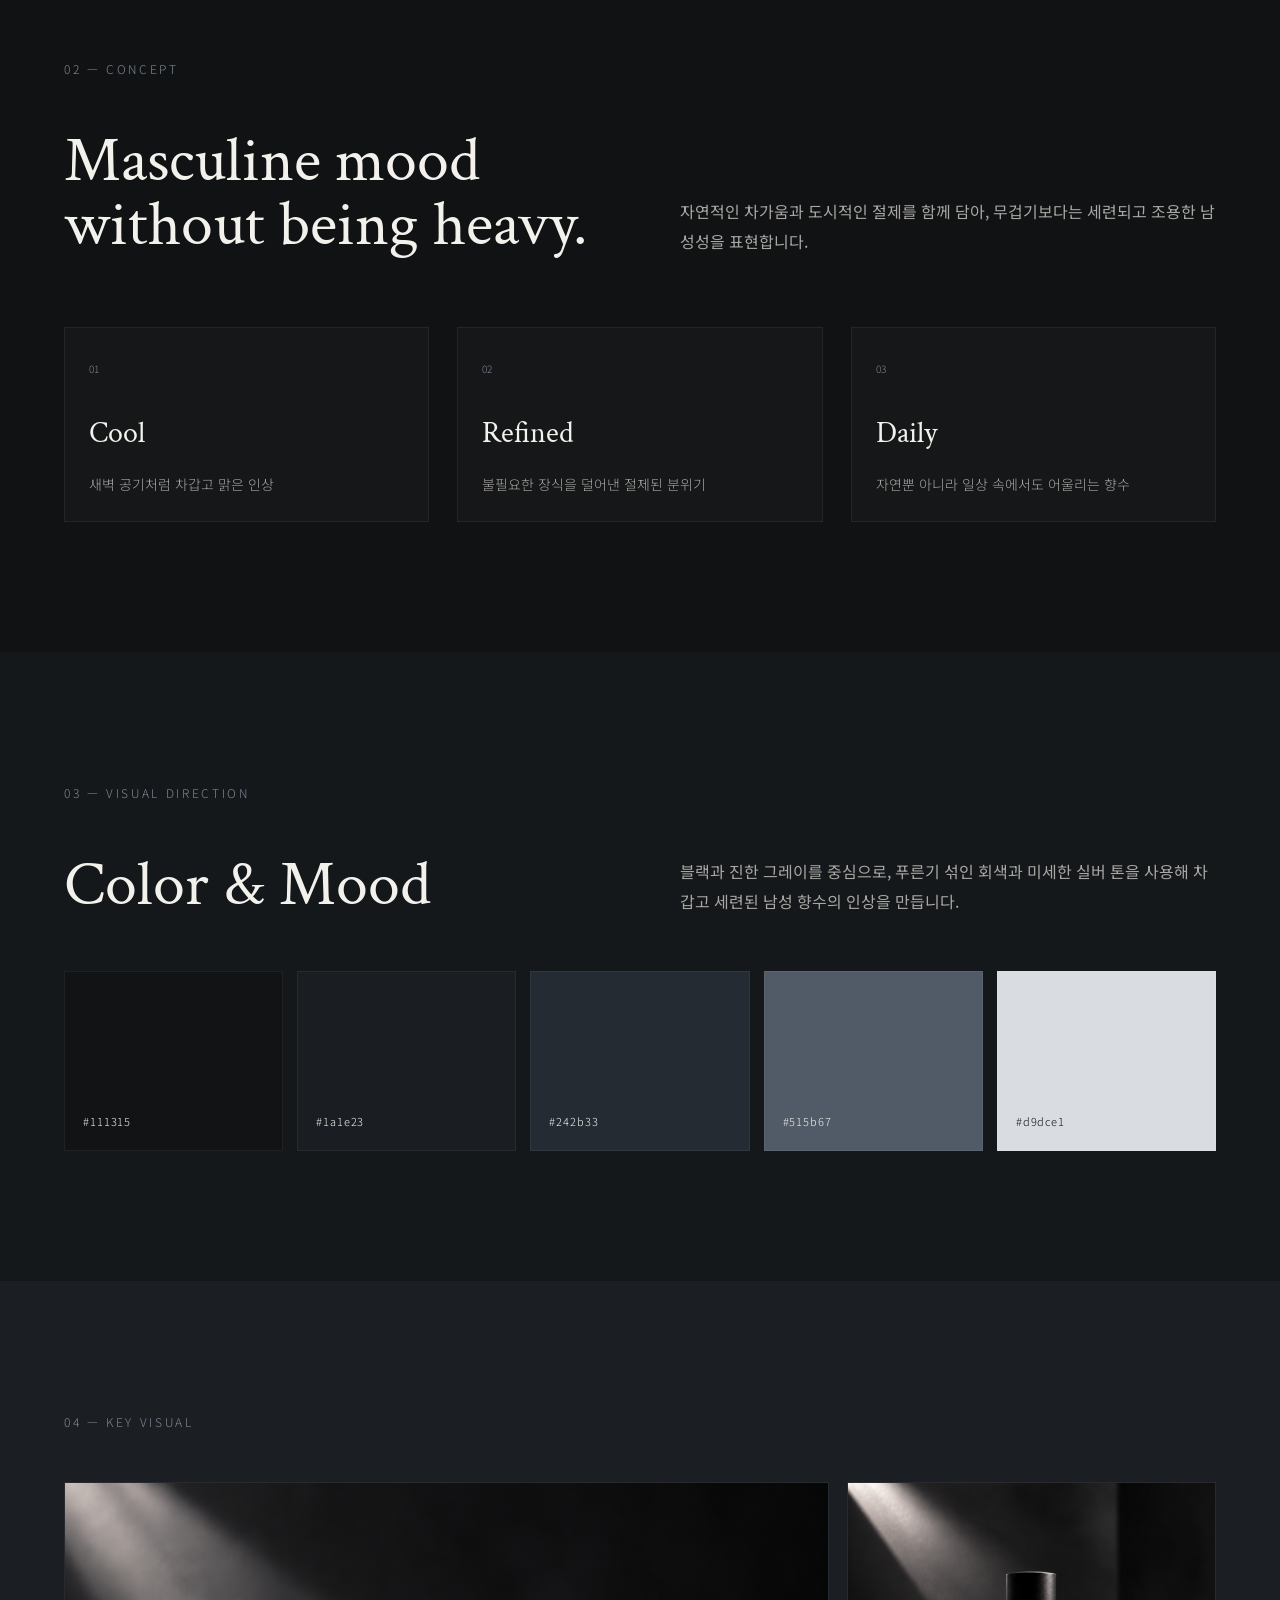
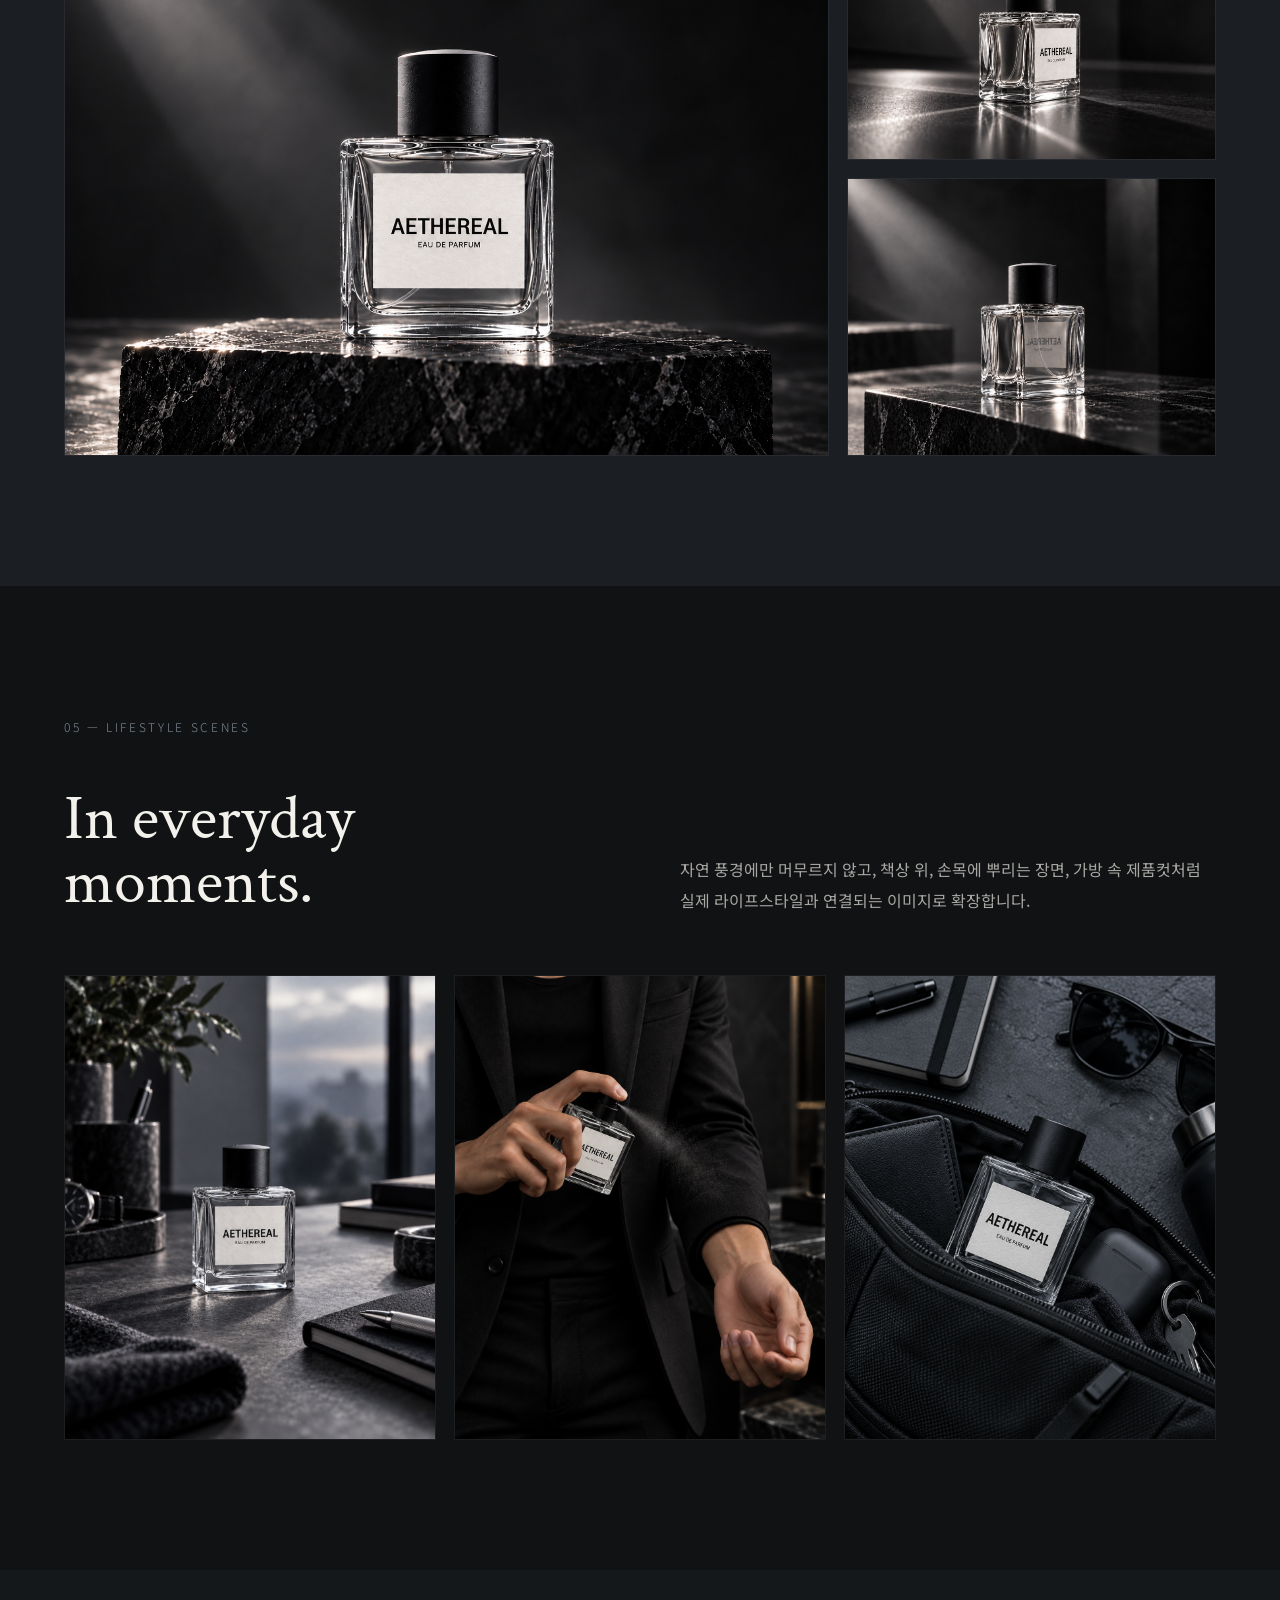
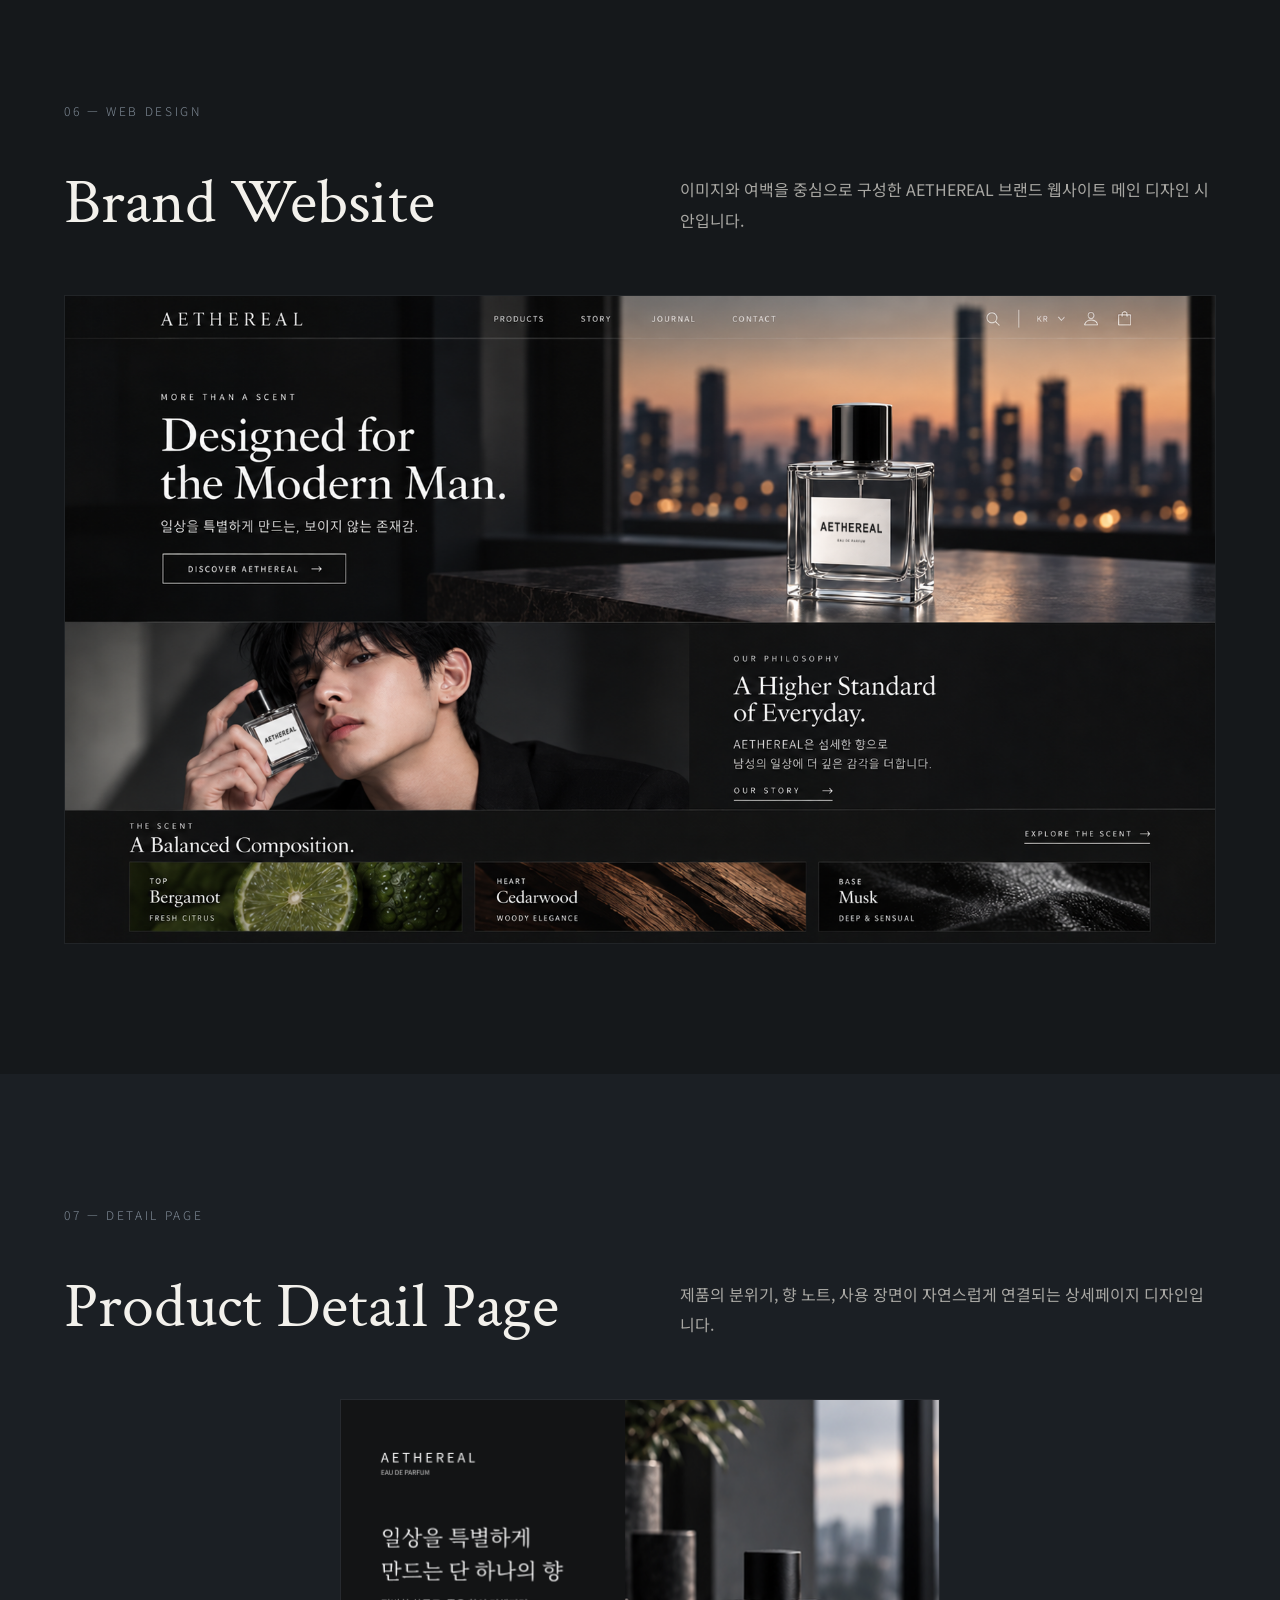
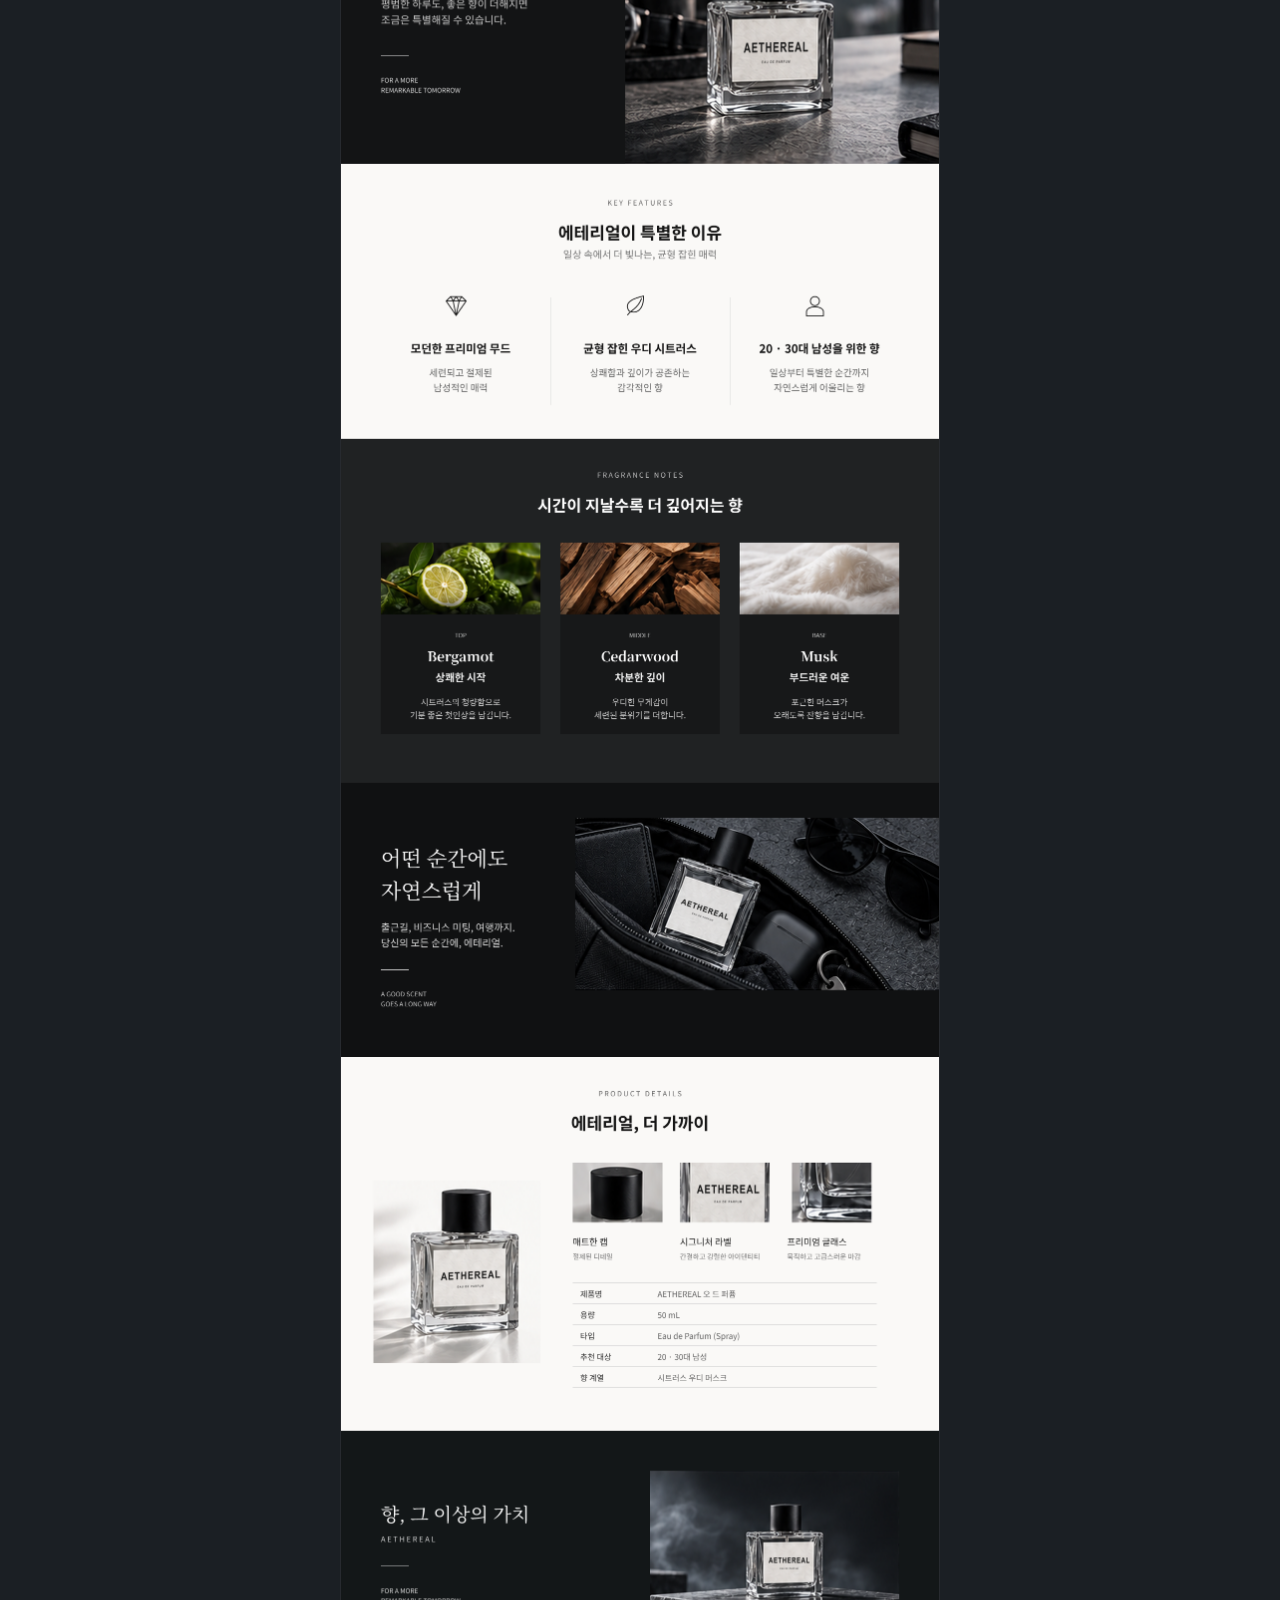
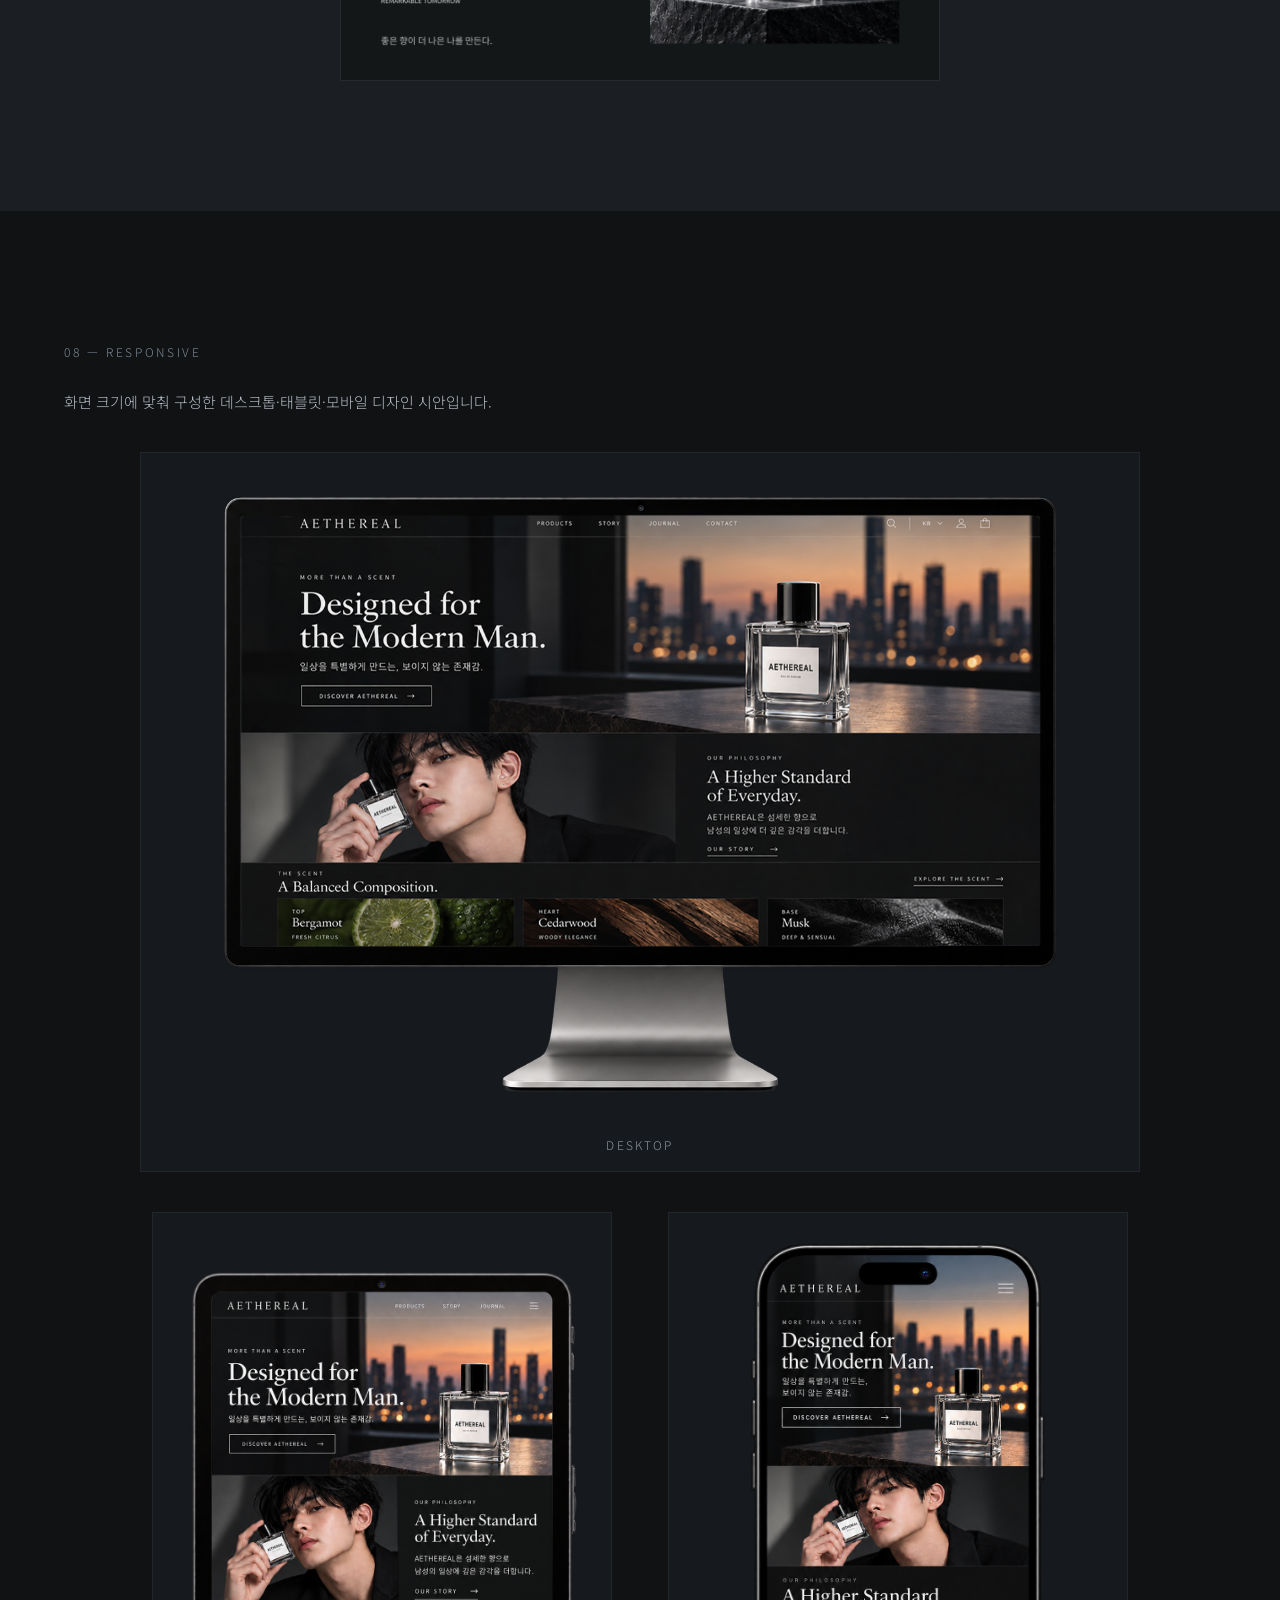
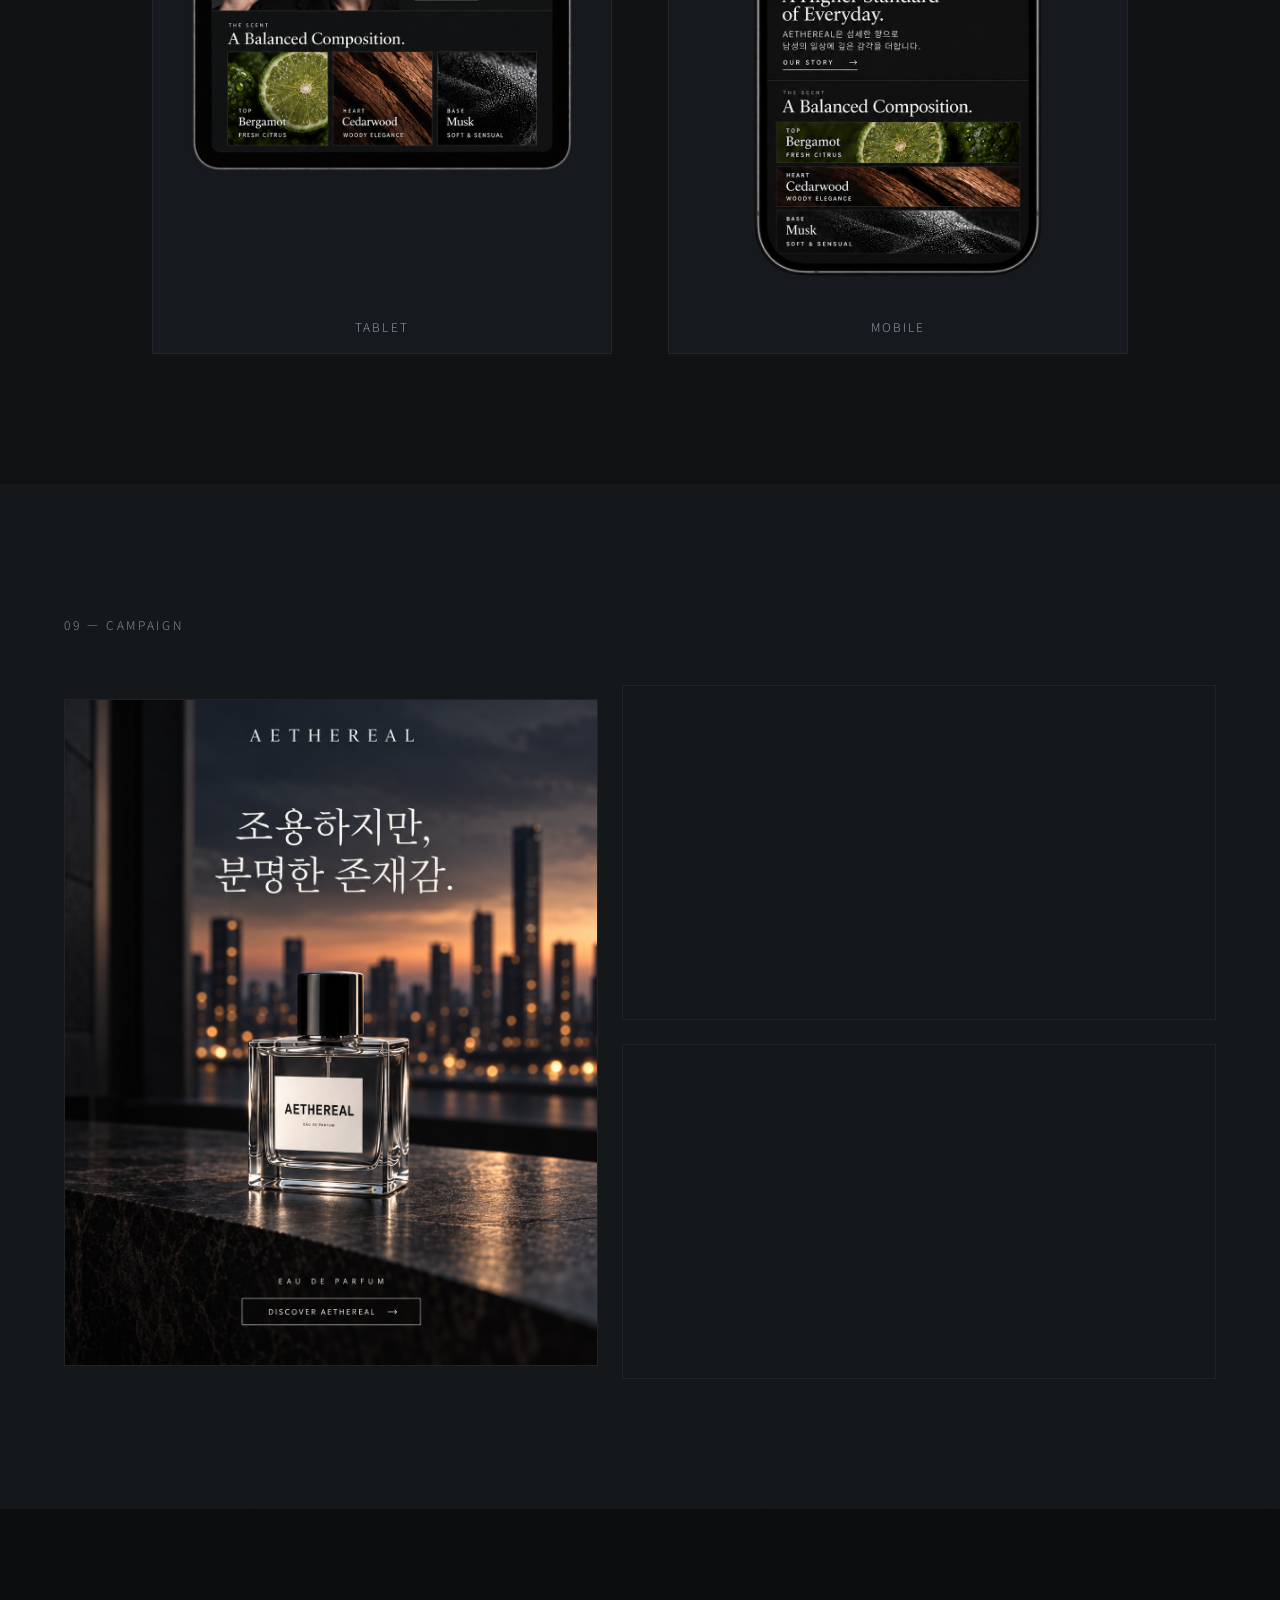
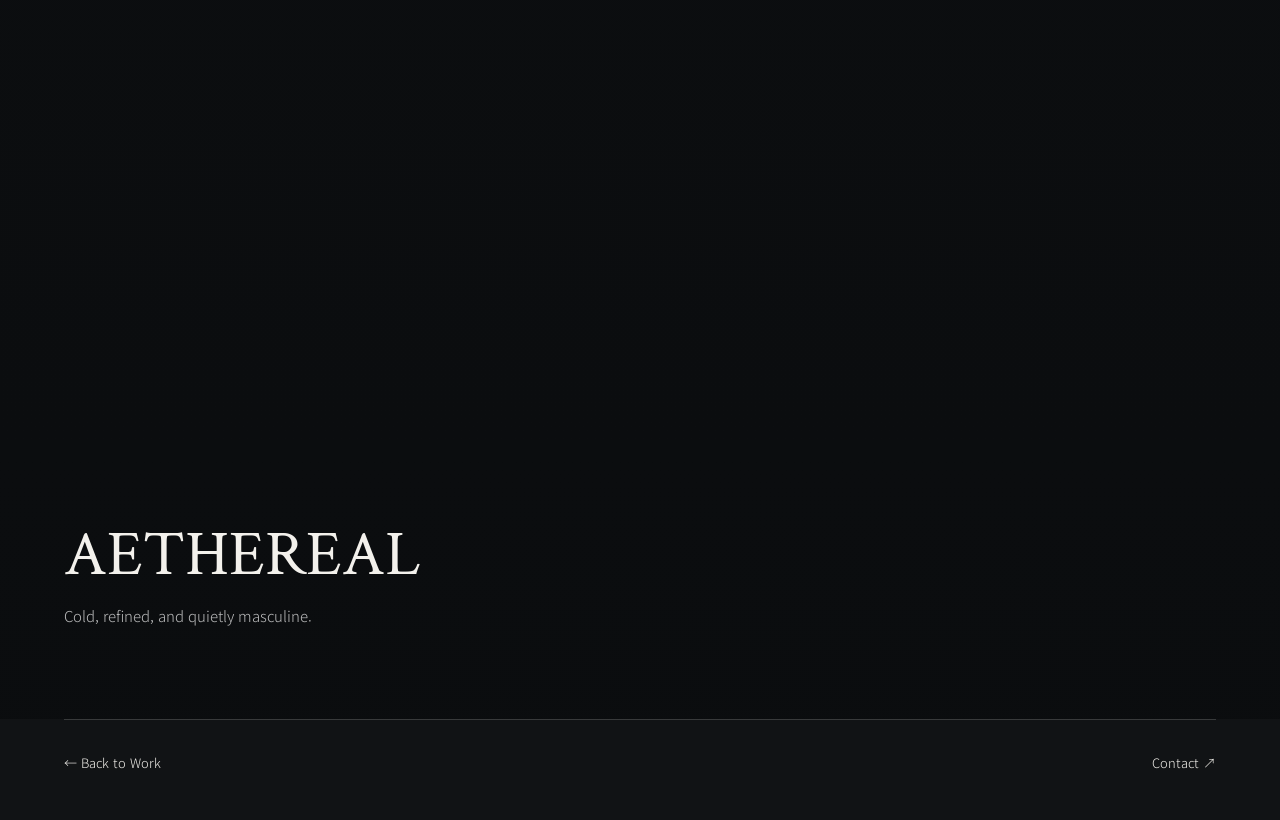
<file: project-aethereal.html>
<!DOCTYPE html>
<html lang="ko">
<head>
  <meta charset="UTF-8" />
  <meta name="viewport" content="width=device-width, initial-scale=1.0" />
  <title>AETHEREAL | Park Chang Wook</title>
  <meta name="description" content="20–30대 남성을 위한 향수 브랜드 콘셉트. 제품과 향의 정보를 중심으로 구성한 웹·상세페이지 디자인.">
  <meta property="og:title" content="AETHEREAL | Park Chang Wook">
  <meta property="og:description" content="20–30대 남성을 위한 향수 브랜드 콘셉트. 제품과 향의 정보를 중심으로 구성한 웹·상세페이지 디자인.">
  <meta property="og:type" content="website">

  <link rel="preconnect" href="https://fonts.googleapis.com">
  <link rel="preconnect" href="https://fonts.gstatic.com" crossorigin>

  <link
    href="https://fonts.googleapis.com/css2?family=Crimson+Text:wght@400;600&family=Noto+Sans+KR:wght@300;400;500&display=swap"
    rel="stylesheet"
  />

  <link rel="stylesheet" href="aethereal-dark.css" />
<link rel="stylesheet" href="project-information.css">
</head>
<body>

  <!-- top bar -->
  <header class="topbar">
    <div class="inner topbar-inner">
      <a href="index.html" class="topbar-logo">PARK CHANG WOOK</a>
      <span class="topbar-project">AETHEREAL PROJECT</span>
    </div>
  </header>

  <main>

    <!-- 01 cover -->
    <section class="cover">
      <div class="cover-media">
        <img src="web-assets/img/AETHEREAL/aethereal-cover.webp" alt="AETHEREAL cover image" width="1672" height="941" loading="eager" fetchpriority="high" />
      </div>

      <div class="cover-overlay inner">
        <div class="cover-copy">
          <span class="eyebrow">MEN'S FRAGRANCE / 2026</span>
          <h1>AETHEREAL</h1>
          <p>
            A cold, quiet and refined fragrance experience
            for men in their 20s and 30s.
          </p>
        </div>
      </div>
    </section>

    <!-- 02 overview -->
    <section class="section section-dark">
      <div class="inner">
        <span class="section-label">01 — OVERVIEW</span>

        <div class="intro-grid">
          <div class="intro-title">
            <h2>
              Quiet, cold,<br />
              and refined.
            </h2>
          </div>

          <div class="intro-desc">
            <p>
              AETHEREAL은 20–30대 남성을 위한 향수 브랜드 프로젝트입니다.
              제품과 향의 특징을 먼저 보여주고, 상세 정보와 캠페인으로 이어지도록 구성했습니다.
              어두운 배경과 명도 대비로 제품 및 타이포그래피의 우선순위를 정리했습니다.
            </p>

            <div class="info-grid">
              <div>
                <span>PROJECT TYPE</span>
                <p>Personal Project</p>
              </div>
              <div>
                <span>ROLE</span>
                <p>Web Design / Detail Page / Visual Design</p>
              </div>
              <div>
                <span>TOOLS</span>
                <p>Photoshop / Figma / HTML / CSS</p>
              </div>
              <div>
                <span>PERIOD</span>
                <p>2026</p>
              </div>
            </div>
          </div>
        </div>
      </div>
    </section>

    <!-- 03 concept -->
    <section class="section section-deep">
      <div class="inner">
        <span class="section-label">02 — CONCEPT</span>

        <div class="concept-head">
          <h2>Masculine mood<br />without being heavy.</h2>
          <p>
            자연적인 차가움과 도시적인 절제를 함께 담아,
            무겁기보다는 세련되고 조용한 남성성을 표현합니다.
          </p>
        </div>

        <div class="concept-cards">
          <article>
            <span>01</span>
            <h3>Cool</h3>
            <p>새벽 공기처럼 차갑고 맑은 인상</p>
          </article>

          <article>
            <span>02</span>
            <h3>Refined</h3>
            <p>불필요한 장식을 덜어낸 절제된 분위기</p>
          </article>

          <article>
            <span>03</span>
            <h3>Daily</h3>
            <p>자연뿐 아니라 일상 속에서도 어울리는 향수</p>
          </article>
        </div>
      </div>
    </section>

    <!-- 04 visual direction -->
    <section class="section section-dark">
      <div class="inner">
        <span class="section-label">03 — VISUAL DIRECTION</span>

        <div class="vd-head">
          <h2>Color & Mood</h2>
          <p>
            블랙과 진한 그레이를 중심으로,
            푸른기 섞인 회색과 미세한 실버 톤을 사용해
            차갑고 세련된 남성 향수의 인상을 만듭니다.
          </p>
        </div>

        <div class="palette">
          <div class="swatch s1"><span>#111315</span></div>
          <div class="swatch s2"><span>#1a1e23</span></div>
          <div class="swatch s3"><span>#242b33</span></div>
          <div class="swatch s4"><span>#515b67</span></div>
          <div class="swatch s5"><span>#d9dce1</span></div>
        </div>
      </div>
    </section>

    <!-- 05 key visual -->
    <section class="section section-mid">
      <div class="inner">
        <span class="section-label">04 — KEY VISUAL</span>

        <div class="grid-visual">
          <figure class="big">
            <img src="web-assets/img/AETHEREAL/visual-01.webp" alt="AETHEREAL key visual 1" width="1448" height="1086" loading="lazy" decoding="async" />
          </figure>
          <figure>
            <img src="web-assets/img/AETHEREAL/visual-02.webp" alt="AETHEREAL key visual 2" width="1448" height="1086" loading="lazy" decoding="async" />
          </figure>
          <figure>
            <img src="web-assets/img/AETHEREAL/visual-03.webp" alt="AETHEREAL key visual 3" width="1448" height="1086" loading="lazy" decoding="async" />
          </figure>
        </div>
      </div>
    </section>

    <!-- 06 lifestyle -->
    <section class="section section-deep">
      <div class="inner">
        <span class="section-label">05 — LIFESTYLE SCENES</span>

        <div class="lifestyle-head">
          <h2>In everyday moments.</h2>
          <p>
            자연 풍경에만 머무르지 않고,
            책상 위, 손목에 뿌리는 장면, 가방 속 제품컷처럼
            실제 라이프스타일과 연결되는 이미지로 확장합니다.
          </p>
        </div>

        <div class="life-grid">
          <figure>
            <img src="web-assets/img/AETHEREAL/aethereal-desk.webp" alt="Perfume on desk" width="1122" height="1402" loading="lazy" decoding="async" />
          </figure>
          <figure>
            <img src="web-assets/img/AETHEREAL/aethereal-spraying.webp" alt="Spraying perfume on wrist" width="1122" height="1402" loading="lazy" decoding="async" />
          </figure>
          <figure>
            <img src="web-assets/img/AETHEREAL/aethereal-bag.webp" alt="Perfume in bag" width="1122" height="1402" loading="lazy" decoding="async" />
          </figure>
        </div>
      </div>
    </section>

    <!-- 07 web design -->
    <section class="section section-dark">
      <div class="inner">
        <span class="section-label">06 — WEB DESIGN</span>

        <div class="block-head">
          <h2>Brand Website</h2>
          <p>
            이미지와 여백을 중심으로 구성한
            AETHEREAL 브랜드 웹사이트 메인 디자인 시안입니다.
          </p>
        </div>

        <figure class="full-shot">
          <div class="image-display"><img src="web-assets/img/AETHEREAL/brand-webpage.webp" alt="AETHEREAL website main design" width="1672" height="941" loading="lazy" decoding="async" /></div>
        </figure>
      </div>
    </section>

    <!-- 08 detail page -->
    <section class="section section-mid">
      <div class="inner">
        <span class="section-label">07 — DETAIL PAGE</span>

        <div class="block-head">
          <h2>Product Detail Page</h2>
          <p>
            제품의 분위기, 향 노트, 사용 장면이 자연스럽게 연결되는
            상세페이지 디자인입니다.
          </p>
        </div>

        <figure class="detail-shot">
          <div class="image-display"><img src="web-assets/img/AETHEREAL/aethereal-detail-page.webp" alt="AETHEREAL detail page" width="1200" height="3771" loading="lazy" decoding="async" /></div>
        </figure>
      </div>
    </section>

    <!-- 09 responsive -->
    <section class="section section-deep">
      <div class="inner">
        <span class="section-label">08 — RESPONSIVE</span>
        <p class="responsive-note">화면 크기에 맞춰 구성한 데스크톱·태블릿·모바일 디자인 시안입니다.</p>

        <div class="device-wrap">
          <figure class="desktop">
            <div class="image-display"><img src="img/AETHEREAL/desktop1(mok).png" alt="Desktop view" width="1536" height="1024" loading="lazy" decoding="async" /></div>
            <figcaption>DESKTOP</figcaption>
          </figure>

          <figure class="tablet">
            <div class="image-display"><img src="img/AETHEREAL/tablet1(mok).png" alt="Tablet view" width="1086" height="1448" loading="lazy" decoding="async" /></div>
            <figcaption>TABLET</figcaption>
          </figure>

          <figure class="mobile">
            <div class="image-display"><img src="img/AETHEREAL/mobile1(mok).png" alt="Mobile view" width="1024" height="1536" loading="lazy" decoding="async" /></div>
            <figcaption>MOBILE</figcaption>
          </figure>
        </div>
      </div>
    </section>

    <!-- 10 campaign -->
    <section class="section section-dark">
      <div class="inner">
        <span class="section-label">09 — CAMPAIGN</span>

        <div class="campaign-grid">
          <figure class="campaign-large">
            <div class="image-display"><img src="web-assets/img/AETHEREAL/main-ad-01.webp" alt="Campaign visual" width="1122" height="1402" loading="lazy" decoding="async" /></div>
          </figure>
          <figure>
            <div class="image-display"><img src="web-assets/img/AETHEREAL/lifestyle-ad-02.webp" alt="Campaign visual 2" width="1672" height="941" loading="lazy" decoding="async" /></div>
          </figure>
          <figure>
            <div class="image-display"><img src="web-assets/img/AETHEREAL/fragrance-notes.webp" alt="Campaign visual 3" width="1672" height="941" loading="lazy" decoding="async" /></div>
          </figure>
        </div>
      </div>
    </section>

    <!-- 11 final -->
    <section class="final-section">
      <div class="final-bg">
        <img src="web-assets/img/AETHEREAL/aethereal-final.webp" alt="AETHEREAL final visual" width="1672" height="941" loading="lazy" decoding="async" />
      </div>

      <div class="final-copy inner">
        <h2>AETHEREAL</h2>
        <p>Cold, refined, and quietly masculine.</p>
      </div>
    </section>

  </main>
  <footer class="project-end inner"><a href="index.html#work">← Back to Work</a><a href="index.html#contact">Contact ↗</a></footer>

</body>
</html>
</file>
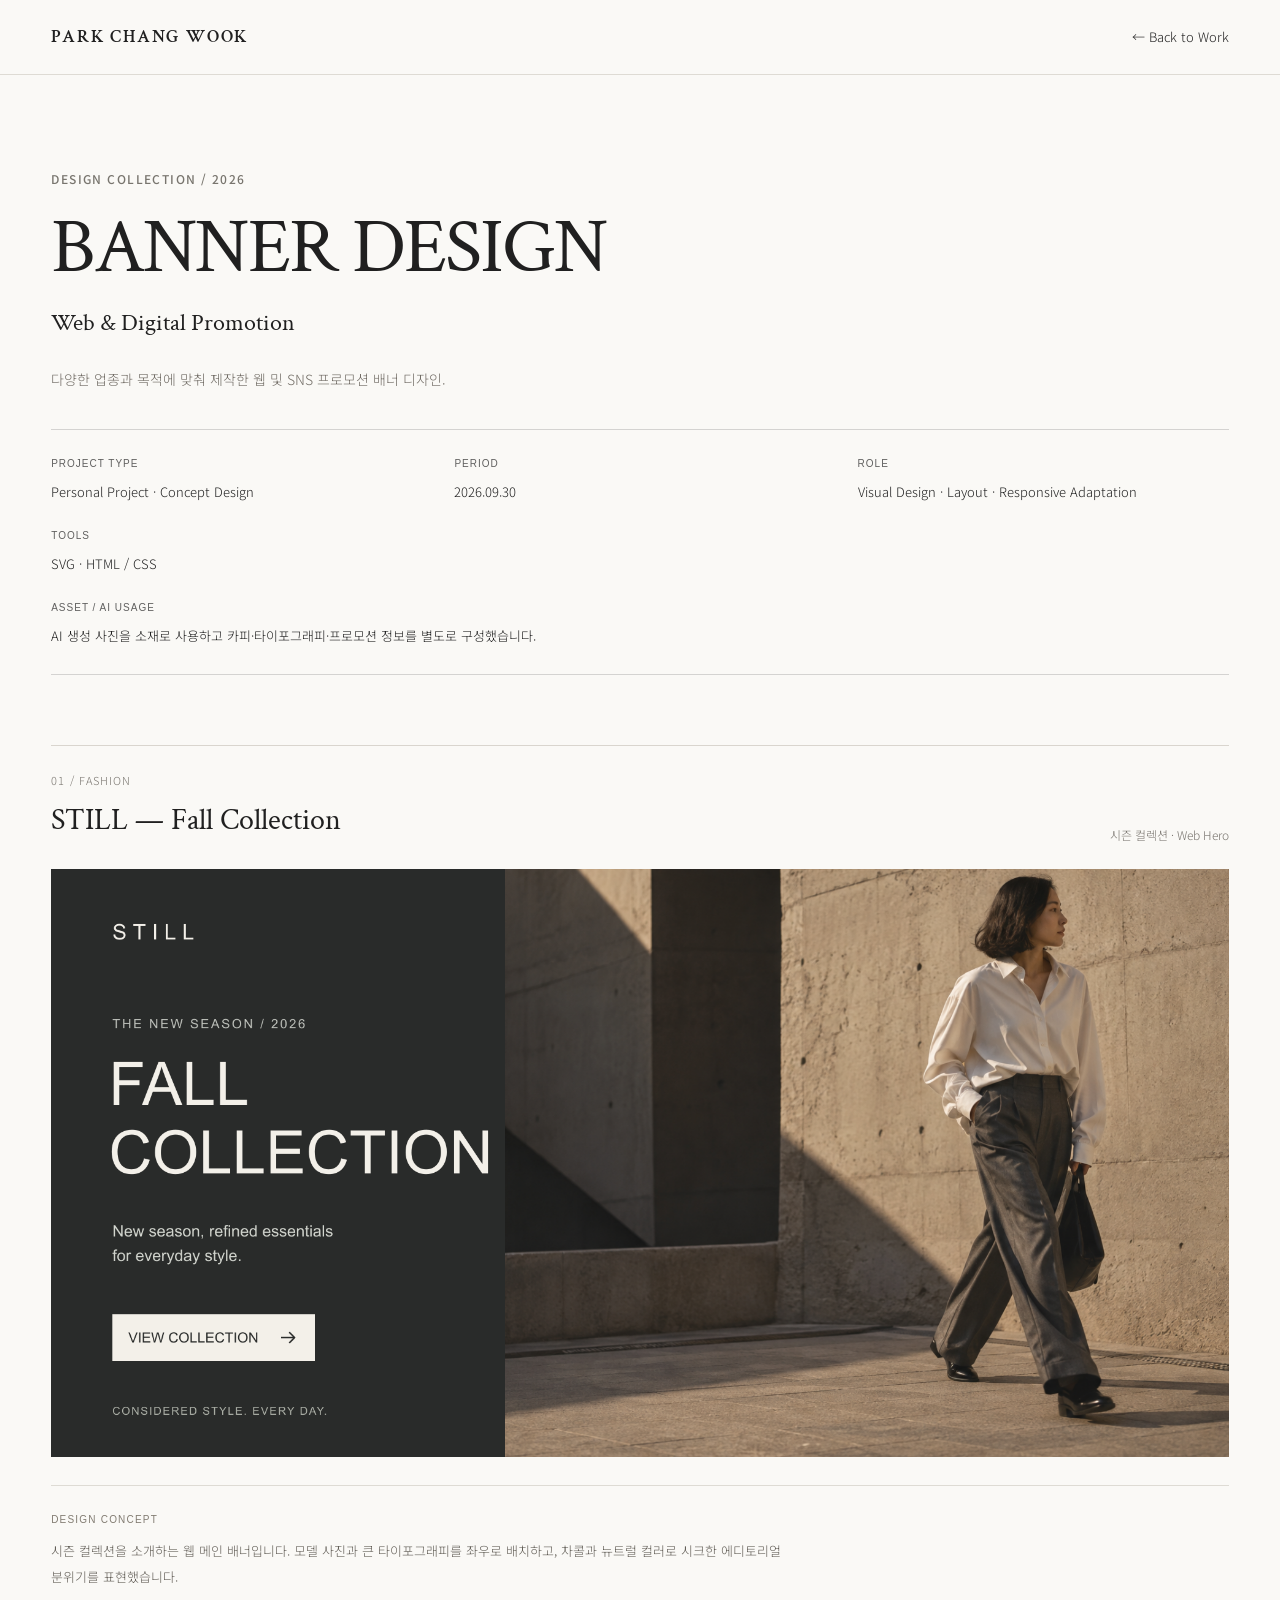
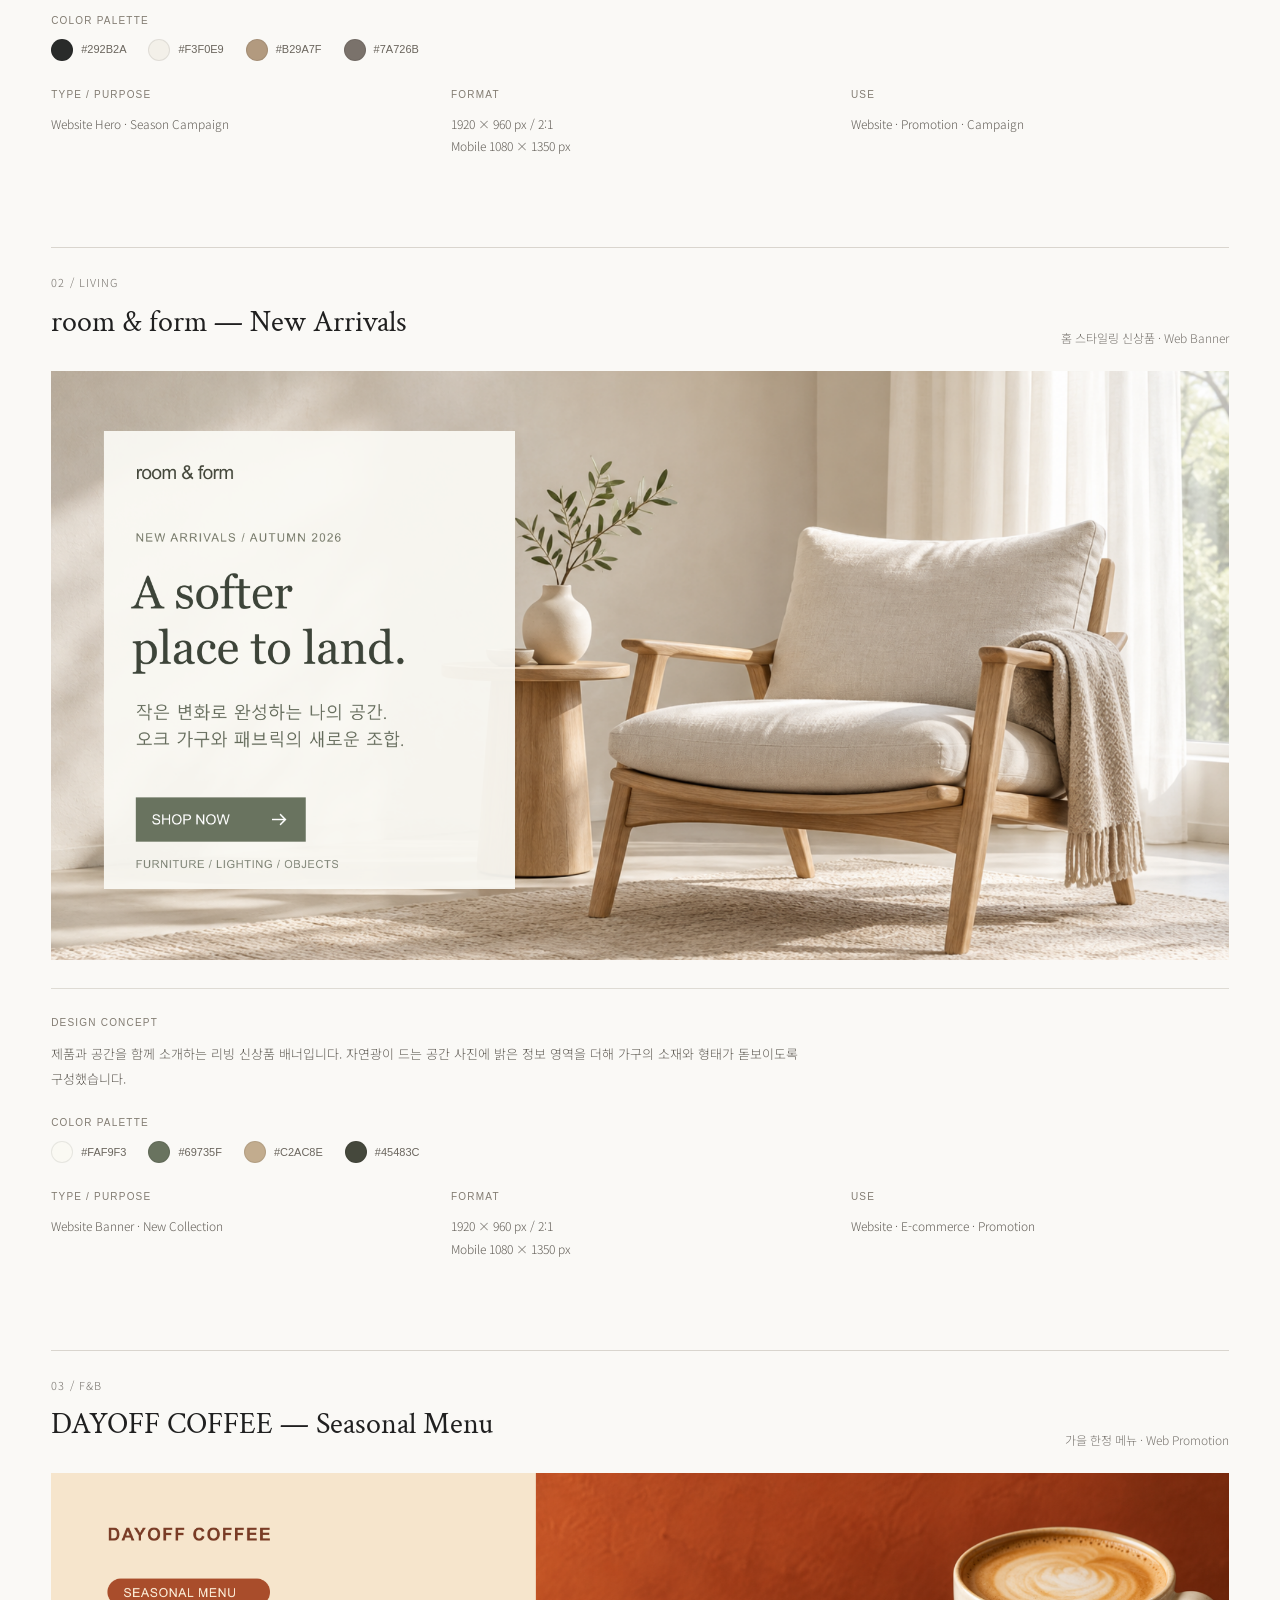
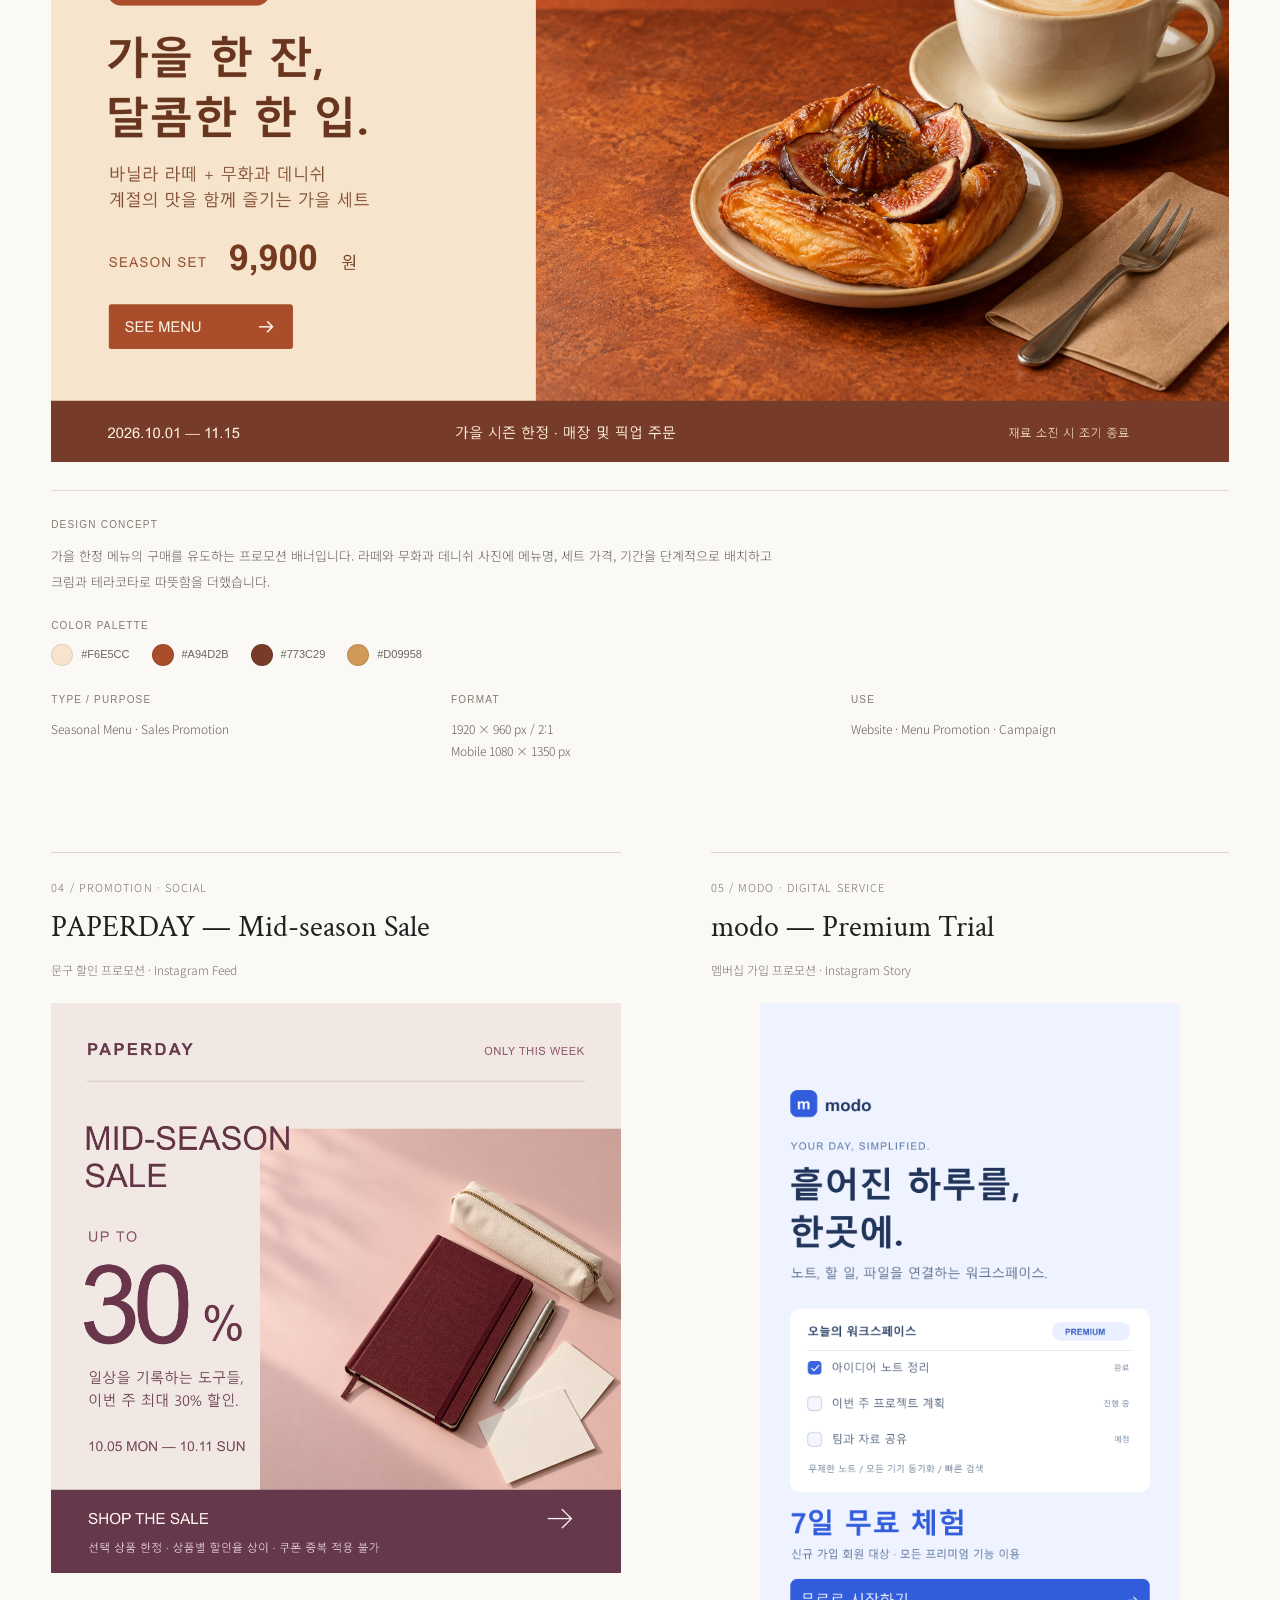
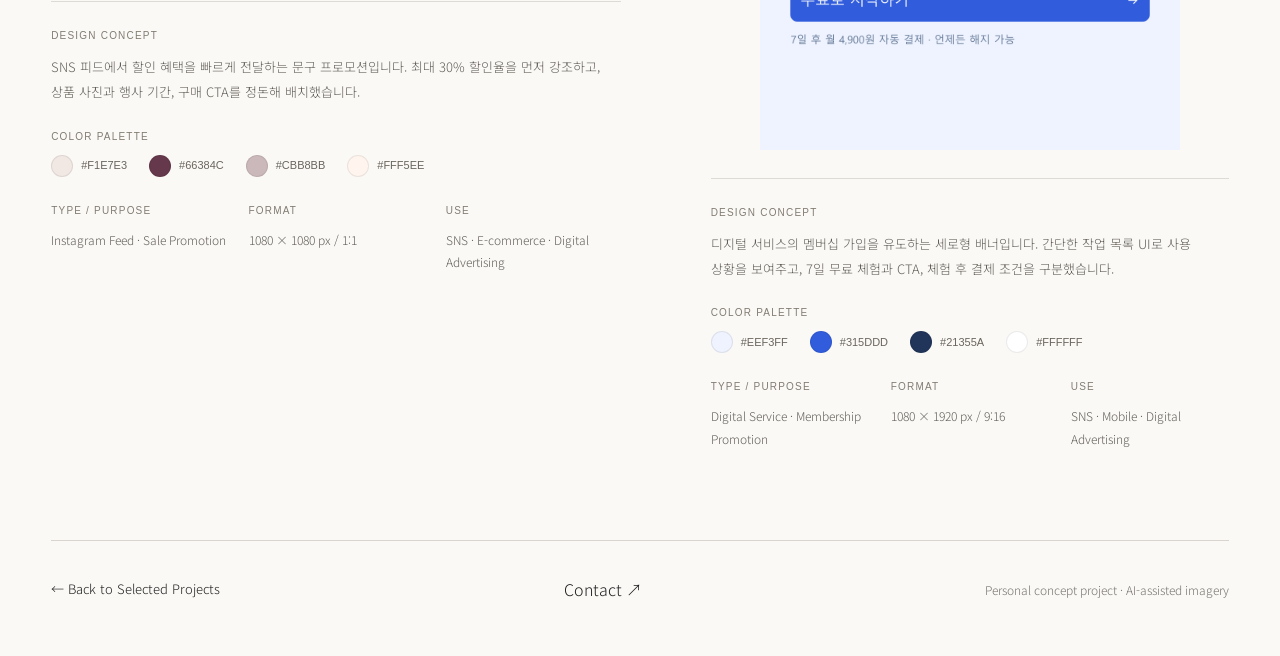
<file: project-banner-design.html>
<!DOCTYPE html>
<html lang="ko">
<head>
  <meta charset="UTF-8">
  <meta name="viewport" content="width=device-width, initial-scale=1">
  <title>BANNER DESIGN | Park Chang Wook</title>
  <meta name="description" content="패션, 리빙, 카페, 문구, 디지털 서비스를 위한 웹 및 SNS 프로모션 배너 디자인 컬렉션.">
  <link rel="preconnect" href="https://fonts.googleapis.com">
  <link rel="preconnect" href="https://fonts.gstatic.com" crossorigin>
  <link href="https://fonts.googleapis.com/css2?family=Crimson+Text:wght@400;600&family=Noto+Sans+KR:wght@300;400;500;600&display=swap" rel="stylesheet">
  <link rel="stylesheet" href="style.css">
  <link rel="stylesheet" href="banner-design.css">
  <link rel="stylesheet" href="collection-details.css">
  <link rel="stylesheet" href="project-information.css">
</head>
<body class="banner-page">
  <header class="banner-top">
    <div class="banner-wrap">
      <a class="logo" href="index.html">PARK CHANG WOOK</a>
      <a class="back-link" href="index.html#work">← Back to Work</a>
    </div>
  </header>
  <main class="banner-wrap">
    <section class="banner-intro" aria-labelledby="project-title">
      <span class="eyebrow">DESIGN COLLECTION / 2026</span>
      <h1 id="project-title">BANNER DESIGN</h1>
      <p class="banner-subtitle">Web &amp; Digital Promotion</p>
      <p class="banner-description">다양한 업종과 목적에 맞춰 제작한 웹 및 SNS 프로모션 배너 디자인.</p><dl class="project-facts"><div><dt>PROJECT TYPE</dt><dd>Personal Project · Concept Design</dd></div><div><dt>PERIOD</dt><dd>2026.09.30</dd></div><div><dt>ROLE</dt><dd>Visual Design · Layout · Responsive Adaptation</dd></div><div><dt>TOOLS</dt><dd>SVG · HTML / CSS</dd></div><div><dt>ASSET / AI USAGE</dt><dd>AI 생성 사진을 소재로 사용하고 카피·타이포그래피·프로모션 정보를 별도로 구성했습니다.</dd></div></dl>
    </section>
    <section class="banner-work" aria-labelledby="fashion-title">
      <div class="banner-caption">
        <div><span>01 / FASHION</span><h2 id="fashion-title">STILL — Fall Collection</h2></div>
        <p>시즌 컬렉션 · Web Hero</p>
      </div>
      <picture>
        <source media="(max-width: 767px)" srcset="web-assets/banner-design-2026/exports/01-fashion-mobile.webp" width="1080" height="1350">
        <img class="banner-art" src="web-assets/banner-design-2026/exports/01-fashion-web.webp" width="1920" height="960" alt="STILL 2026 가을 컬렉션. 차콜 배경의 컬렉션 안내와 뉴트럴 의상을 입은 모델, View Collection 버튼." fetchpriority="high">
      </picture>
      <div class="design-notes"><div class="design-concept"><h3>DESIGN CONCEPT</h3><p>시즌 컬렉션을 소개하는 웹 메인 배너입니다. 모델 사진과 큰 타이포그래피를 좌우로 배치하고, 차콜과 뉴트럴 컬러로 시크한 에디토리얼 분위기를 표현했습니다.</p></div><div class="design-palette"><h3>COLOR PALETTE</h3><ul><li><i style="--swatch:#292B2A" aria-hidden="true"></i><span>#292B2A</span></li><li><i style="--swatch:#F3F0E9" aria-hidden="true"></i><span>#F3F0E9</span></li><li><i style="--swatch:#B29A7F" aria-hidden="true"></i><span>#B29A7F</span></li><li><i style="--swatch:#7A726B" aria-hidden="true"></i><span>#7A726B</span></li></ul></div><dl class="design-facts"><div><dt>TYPE / PURPOSE</dt><dd>Website Hero · Season Campaign</dd></div><div><dt>FORMAT</dt><dd>1920 × 960 px / 2:1<br>Mobile 1080 × 1350 px</dd></div><div><dt>USE</dt><dd>Website · Promotion · Campaign</dd></div></dl></div>

    </section>
    <section class="banner-work" aria-labelledby="living-title">
      <div class="banner-caption">
        <div><span>02 / LIVING</span><h2 id="living-title">room &amp; form — New Arrivals</h2></div>
        <p>홈 스타일링 신상품 · Web Banner</p>
      </div>
      <picture>
        <source media="(max-width: 767px)" srcset="web-assets/banner-design-2026/exports/02-living-mobile.webp" width="1080" height="1350">
        <img class="banner-art" src="web-assets/banner-design-2026/exports/02-living-web.webp" width="1920" height="960" alt="room &amp; form 신상품. 밝은 공간 속 오크 의자와 패브릭, A softer place to land 카피와 Shop Now 버튼." loading="lazy" decoding="async">
      </picture>
      <div class="design-notes"><div class="design-concept"><h3>DESIGN CONCEPT</h3><p>제품과 공간을 함께 소개하는 리빙 신상품 배너입니다. 자연광이 드는 공간 사진에 밝은 정보 영역을 더해 가구의 소재와 형태가 돋보이도록 구성했습니다.</p></div><div class="design-palette"><h3>COLOR PALETTE</h3><ul><li><i style="--swatch:#FAF9F3" aria-hidden="true"></i><span>#FAF9F3</span></li><li><i style="--swatch:#69735F" aria-hidden="true"></i><span>#69735F</span></li><li><i style="--swatch:#C2AC8E" aria-hidden="true"></i><span>#C2AC8E</span></li><li><i style="--swatch:#45483C" aria-hidden="true"></i><span>#45483C</span></li></ul></div><dl class="design-facts"><div><dt>TYPE / PURPOSE</dt><dd>Website Banner · New Collection</dd></div><div><dt>FORMAT</dt><dd>1920 × 960 px / 2:1<br>Mobile 1080 × 1350 px</dd></div><div><dt>USE</dt><dd>Website · E-commerce · Promotion</dd></div></dl></div>

    </section>
    <section class="banner-work" aria-labelledby="cafe-title">
      <div class="banner-caption">
        <div><span>03 / F&amp;B</span><h2 id="cafe-title">DAYOFF COFFEE — Seasonal Menu</h2></div>
        <p>가을 한정 메뉴 · Web Promotion</p>
      </div>
      <picture>
        <source media="(max-width: 767px)" srcset="web-assets/banner-design-2026/exports/03-cafe-mobile.webp" width="1080" height="1350">
        <img class="banner-art" src="web-assets/banner-design-2026/exports/03-cafe-web.webp" width="1920" height="960" alt="DAYOFF COFFEE 가을 한 잔, 달콤한 한 입. 바닐라 라떼와 무화과 데니쉬 세트 9,900원, 2026년 10월 1일부터 11월 15일까지." loading="lazy" decoding="async">
      </picture>
      <div class="design-notes"><div class="design-concept"><h3>DESIGN CONCEPT</h3><p>가을 한정 메뉴의 구매를 유도하는 프로모션 배너입니다. 라떼와 무화과 데니쉬 사진에 메뉴명, 세트 가격, 기간을 단계적으로 배치하고 크림과 테라코타로 따뜻함을 더했습니다.</p></div><div class="design-palette"><h3>COLOR PALETTE</h3><ul><li><i style="--swatch:#F6E5CC" aria-hidden="true"></i><span>#F6E5CC</span></li><li><i style="--swatch:#A94D2B" aria-hidden="true"></i><span>#A94D2B</span></li><li><i style="--swatch:#773C29" aria-hidden="true"></i><span>#773C29</span></li><li><i style="--swatch:#D09958" aria-hidden="true"></i><span>#D09958</span></li></ul></div><dl class="design-facts"><div><dt>TYPE / PURPOSE</dt><dd>Seasonal Menu · Sales Promotion</dd></div><div><dt>FORMAT</dt><dd>1920 × 960 px / 2:1<br>Mobile 1080 × 1350 px</dd></div><div><dt>USE</dt><dd>Website · Menu Promotion · Campaign</dd></div></dl></div>

    </section>
    <div class="social-collection">
      <section class="banner-work" aria-labelledby="sale-title">
        <div class="banner-caption">
          <div><span>04 / PROMOTION · SOCIAL</span><h2 id="sale-title">PAPERDAY — Mid-season Sale</h2></div>
          <p>문구 할인 프로모션 · Instagram Feed</p>
        </div>
        <img class="banner-art" src="web-assets/banner-design-2026/exports/04-sale-feed.webp" width="1080" height="1080" alt="PAPERDAY 미드 시즌 세일. 버건디 노트와 크림색 파우치, 최대 30% 할인, 10월 5일부터 11일까지." loading="lazy" decoding="async">
      <div class="design-notes"><div class="design-concept"><h3>DESIGN CONCEPT</h3><p>SNS 피드에서 할인 혜택을 빠르게 전달하는 문구 프로모션입니다. 최대 30% 할인율을 먼저 강조하고, 상품 사진과 행사 기간, 구매 CTA를 정돈해 배치했습니다.</p></div><div class="design-palette"><h3>COLOR PALETTE</h3><ul><li><i style="--swatch:#F1E7E3" aria-hidden="true"></i><span>#F1E7E3</span></li><li><i style="--swatch:#66384C" aria-hidden="true"></i><span>#66384C</span></li><li><i style="--swatch:#CBB8BB" aria-hidden="true"></i><span>#CBB8BB</span></li><li><i style="--swatch:#FFF5EE" aria-hidden="true"></i><span>#FFF5EE</span></li></ul></div><dl class="design-facts"><div><dt>TYPE / PURPOSE</dt><dd>Instagram Feed · Sale Promotion</dd></div><div><dt>FORMAT</dt><dd>1080 × 1080 px / 1:1</dd></div><div><dt>USE</dt><dd>SNS · E-commerce · Digital Advertising</dd></div></dl></div>

      </section>
      <section class="banner-work" aria-labelledby="modo-title">
        <div class="banner-caption">
          <div><span>05 / MODO · DIGITAL SERVICE</span><h2 id="modo-title">modo — Premium Trial</h2></div>
          <p>멤버십 가입 프로모션 · Instagram Story</p>
        </div>
        <img class="banner-art story-art" src="banner-design-2026/exports/05-membership-story.png" width="1080" height="1920" alt="modo 흩어진 하루를 한곳에. 노트와 할 일, 파일을 연결하는 워크스페이스. 신규 회원 7일 무료 체험, 이후 월 4,900원 자동 결제, 언제든 해지 가능." loading="lazy" decoding="async">
      <div class="design-notes"><div class="design-concept"><h3>DESIGN CONCEPT</h3><p>디지털 서비스의 멤버십 가입을 유도하는 세로형 배너입니다. 간단한 작업 목록 UI로 사용 상황을 보여주고, 7일 무료 체험과 CTA, 체험 후 결제 조건을 구분했습니다.</p></div><div class="design-palette"><h3>COLOR PALETTE</h3><ul><li><i style="--swatch:#EEF3FF" aria-hidden="true"></i><span>#EEF3FF</span></li><li><i style="--swatch:#315DDD" aria-hidden="true"></i><span>#315DDD</span></li><li><i style="--swatch:#21355A" aria-hidden="true"></i><span>#21355A</span></li><li><i style="--swatch:#FFFFFF" aria-hidden="true"></i><span>#FFFFFF</span></li></ul></div><dl class="design-facts"><div><dt>TYPE / PURPOSE</dt><dd>Digital Service · Membership Promotion</dd></div><div><dt>FORMAT</dt><dd>1080 × 1920 px / 9:16</dd></div><div><dt>USE</dt><dd>SNS · Mobile · Digital Advertising</dd></div></dl></div>

      </section>
    </div>
  </main>
  <footer class="banner-wrap banner-end">
    <a class="back-link" href="index.html#work">← Back to Selected Projects</a><a href="index.html#contact">Contact ↗</a>
    <p>Personal concept project · AI-assisted imagery</p>
  </footer>
</body>
</html>
</file>
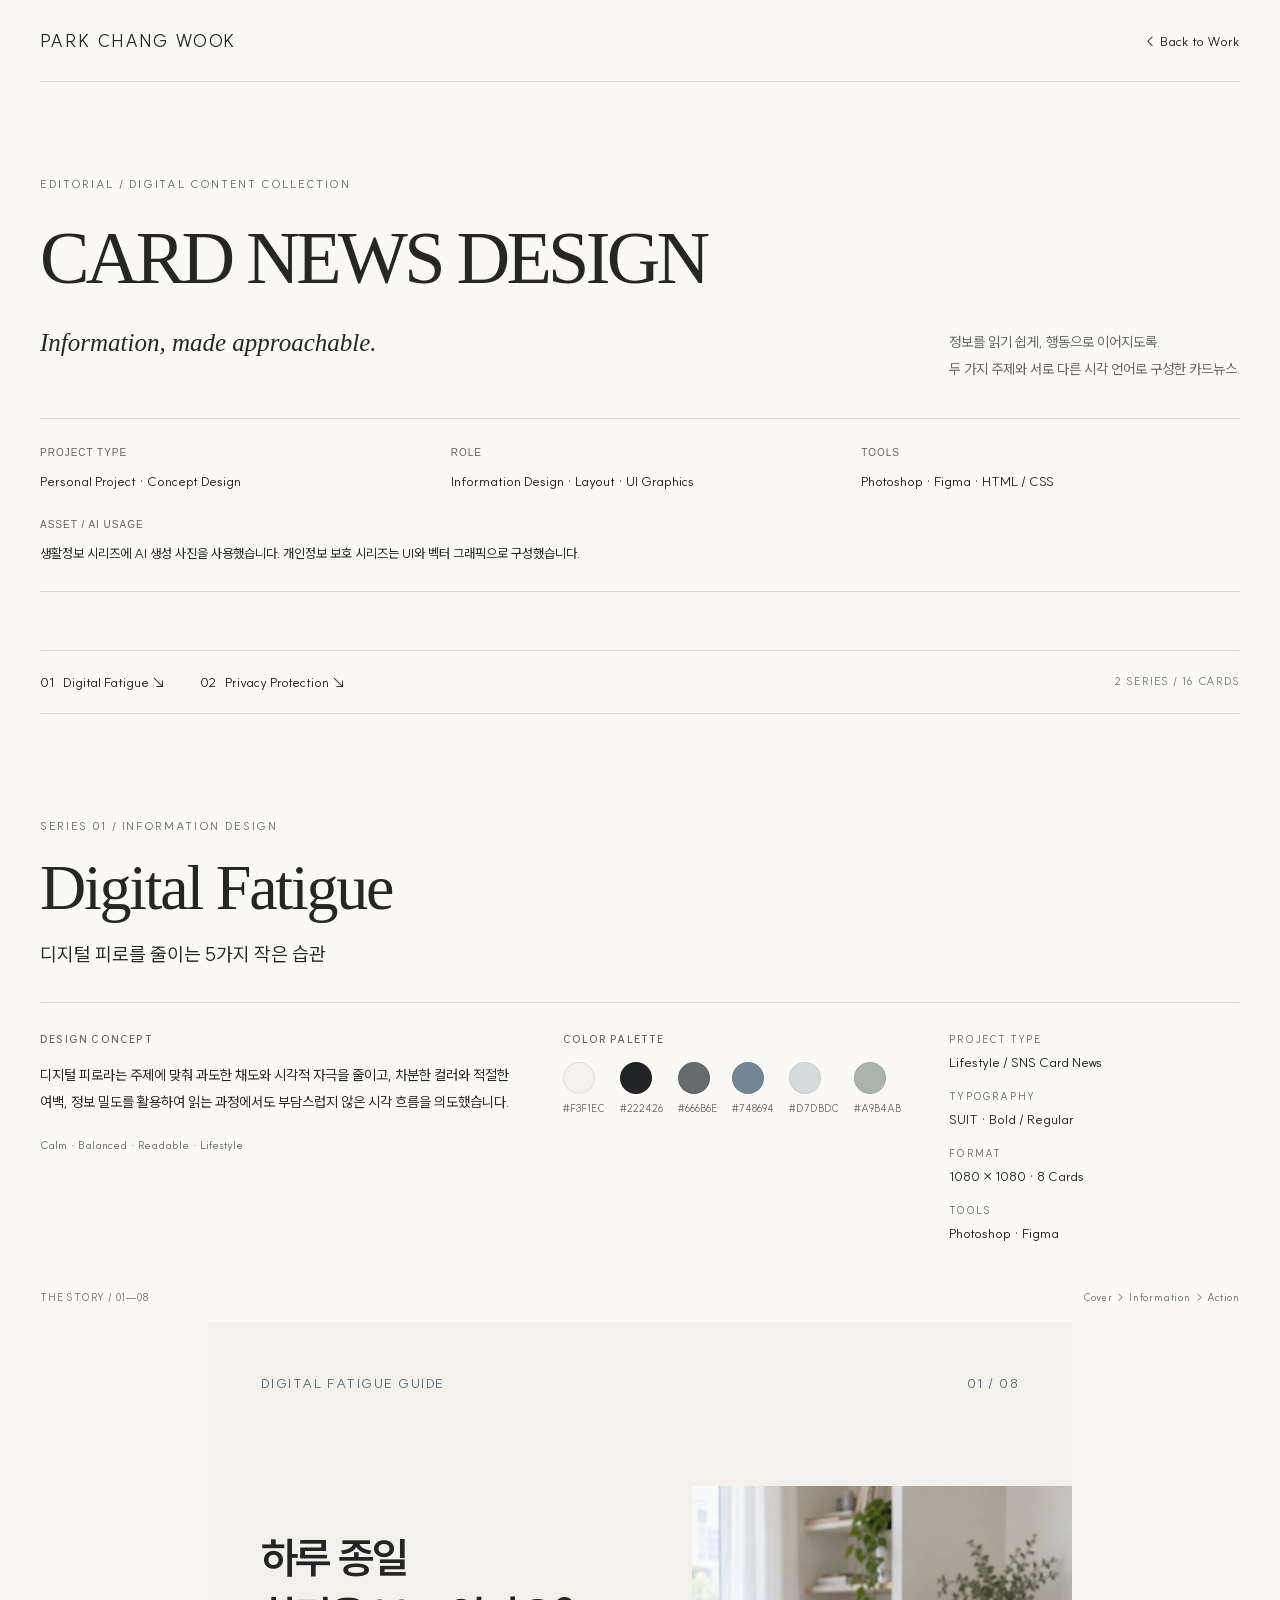
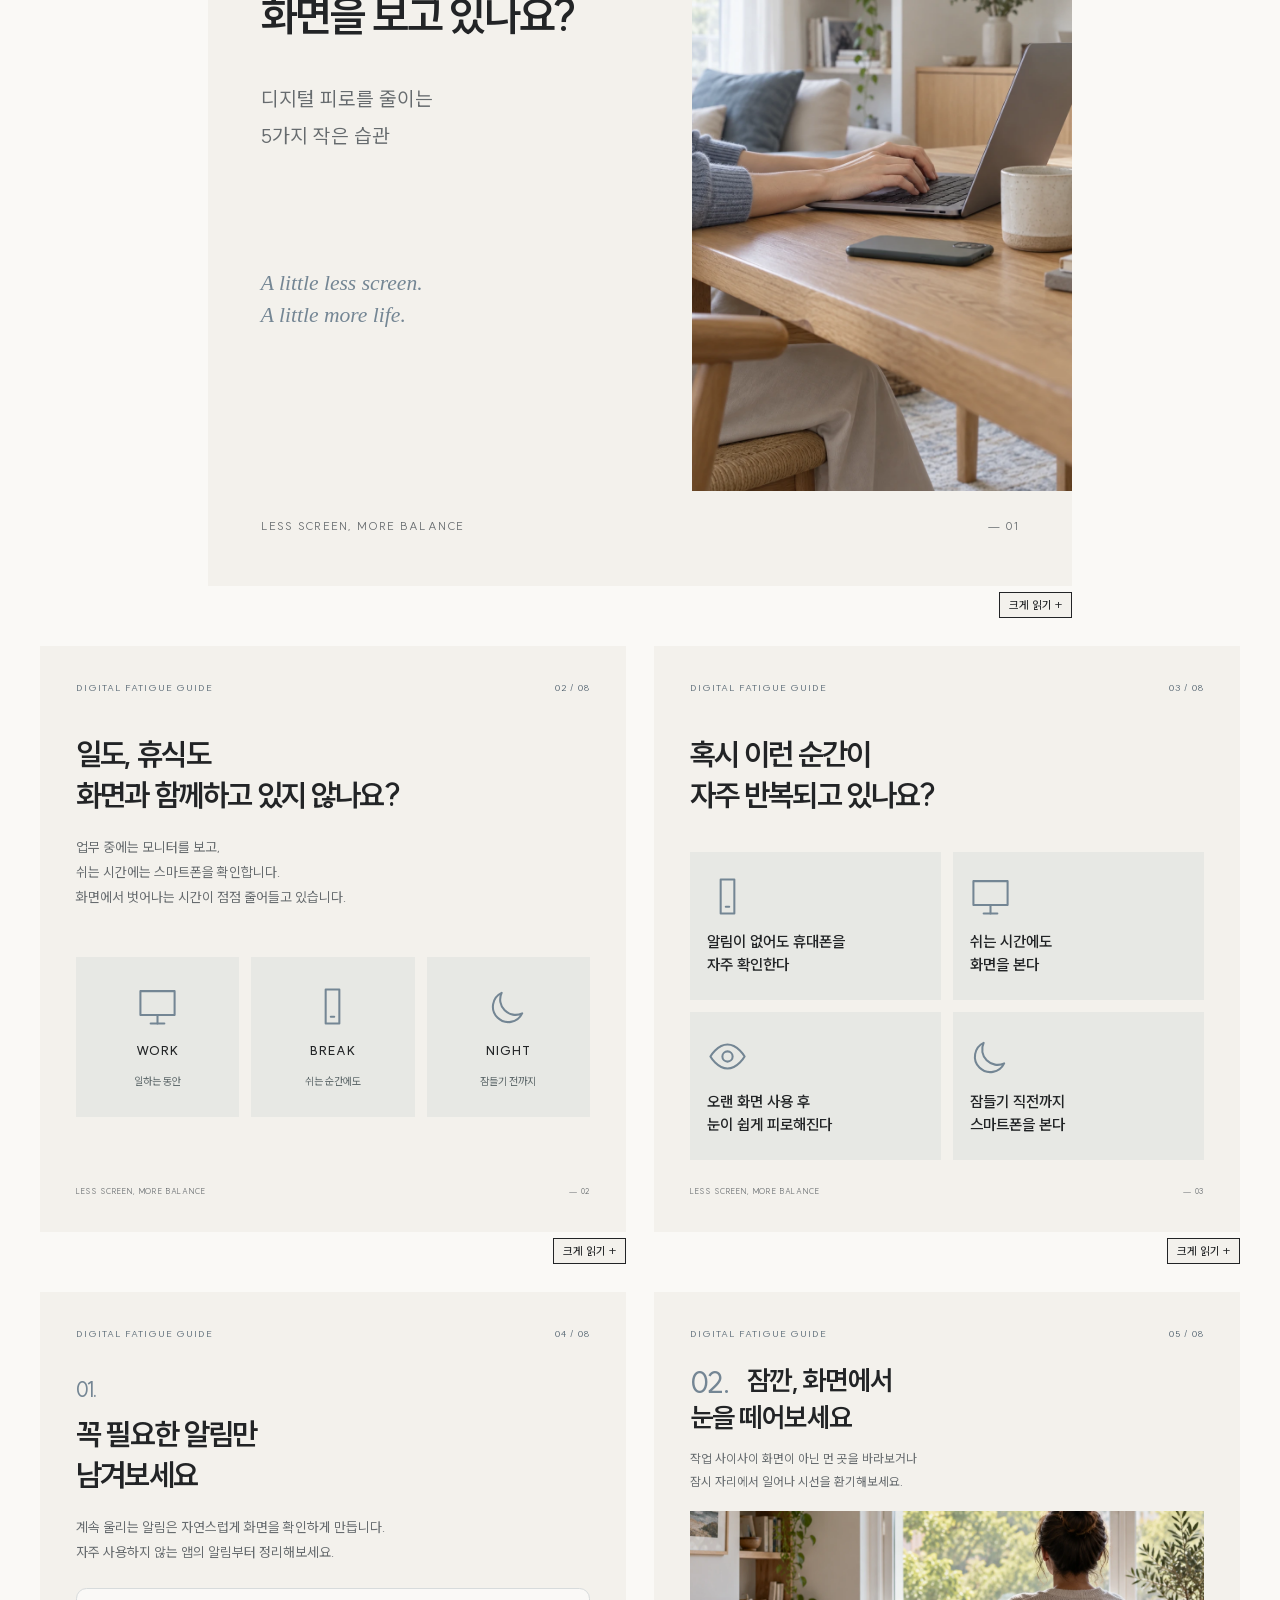
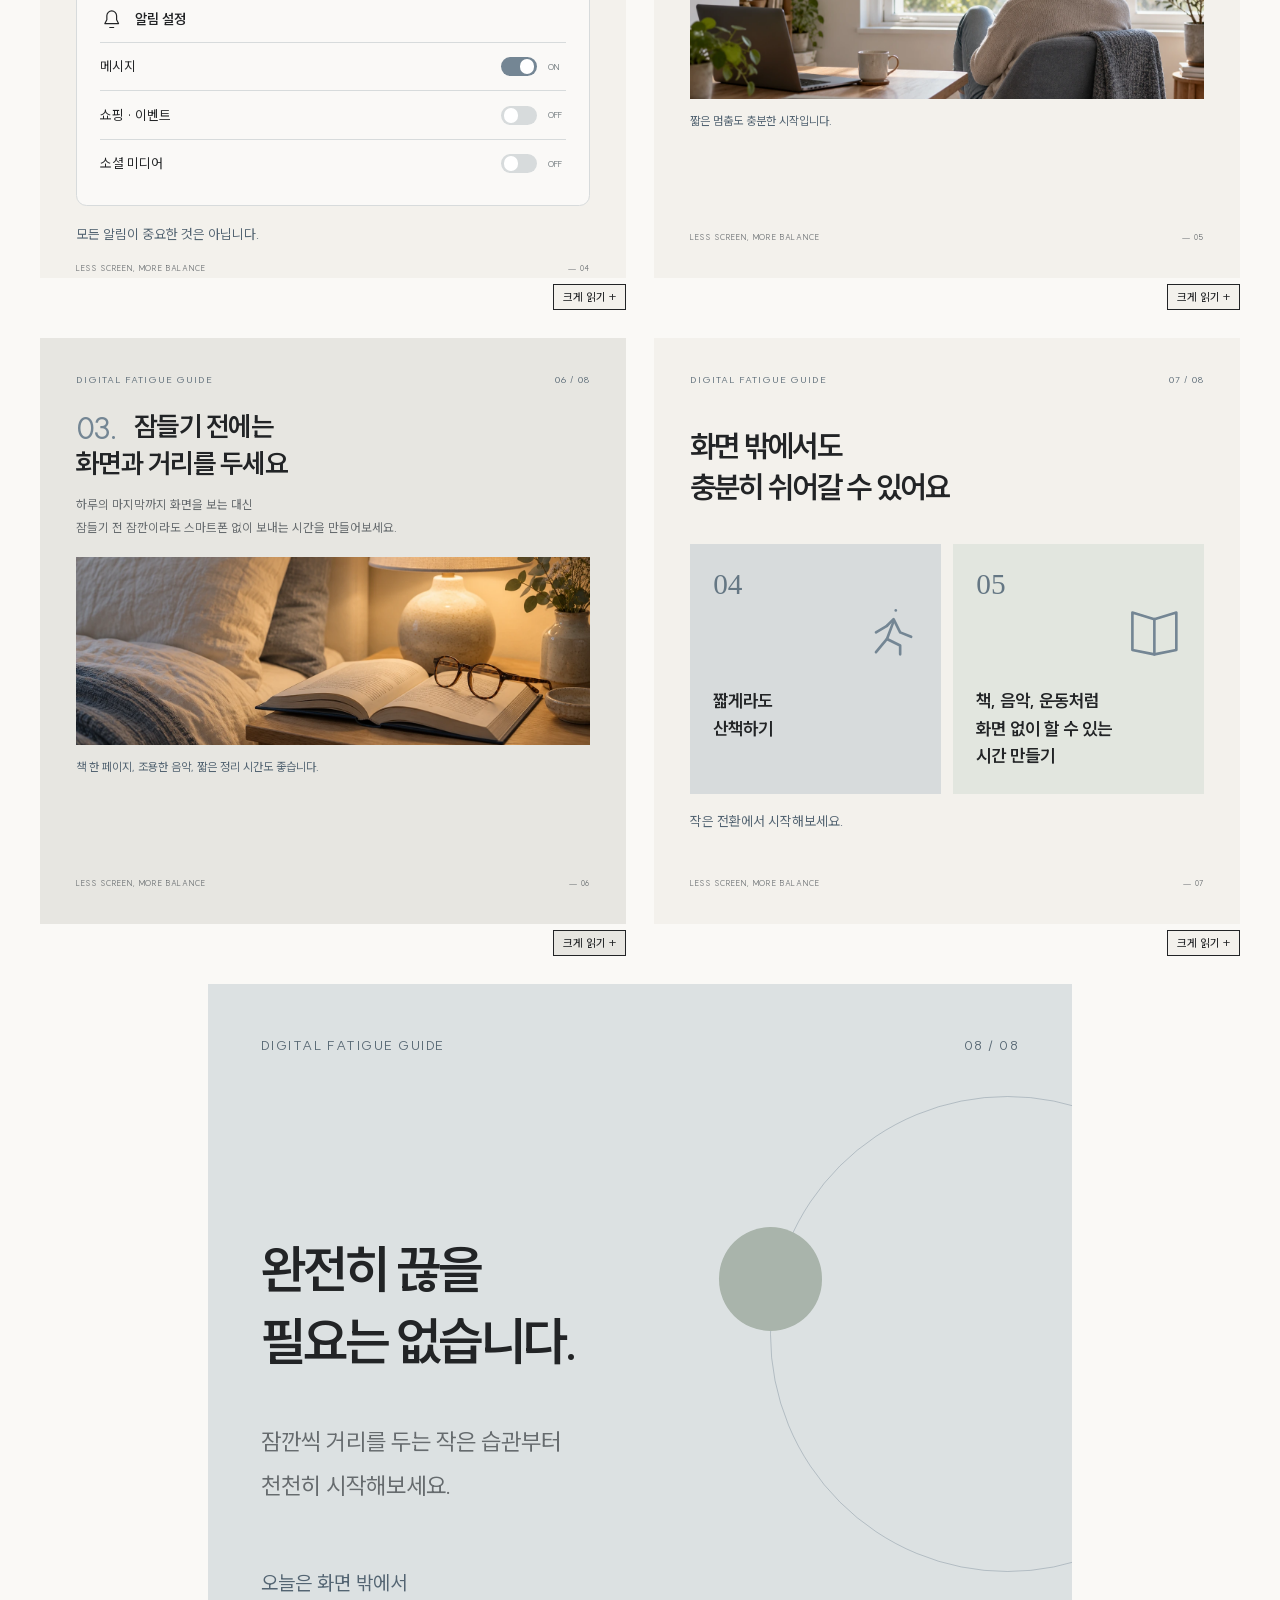
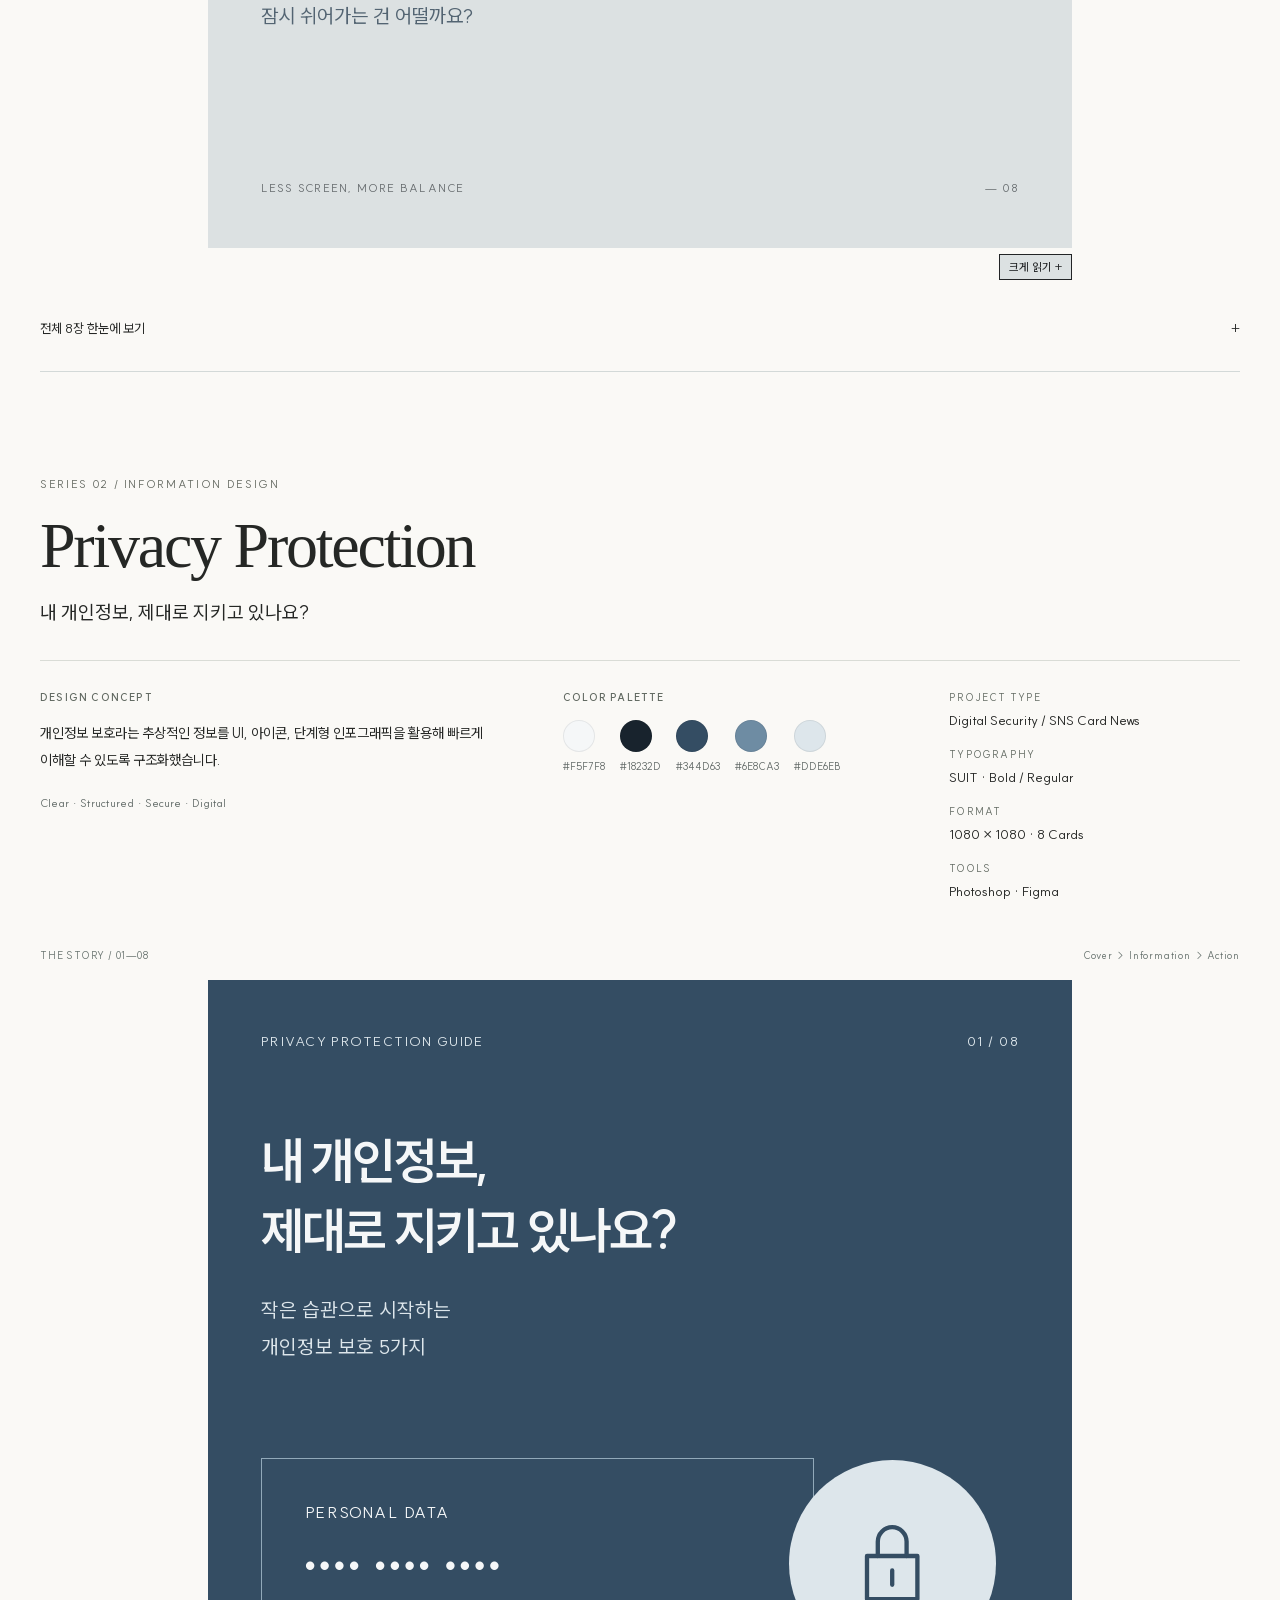
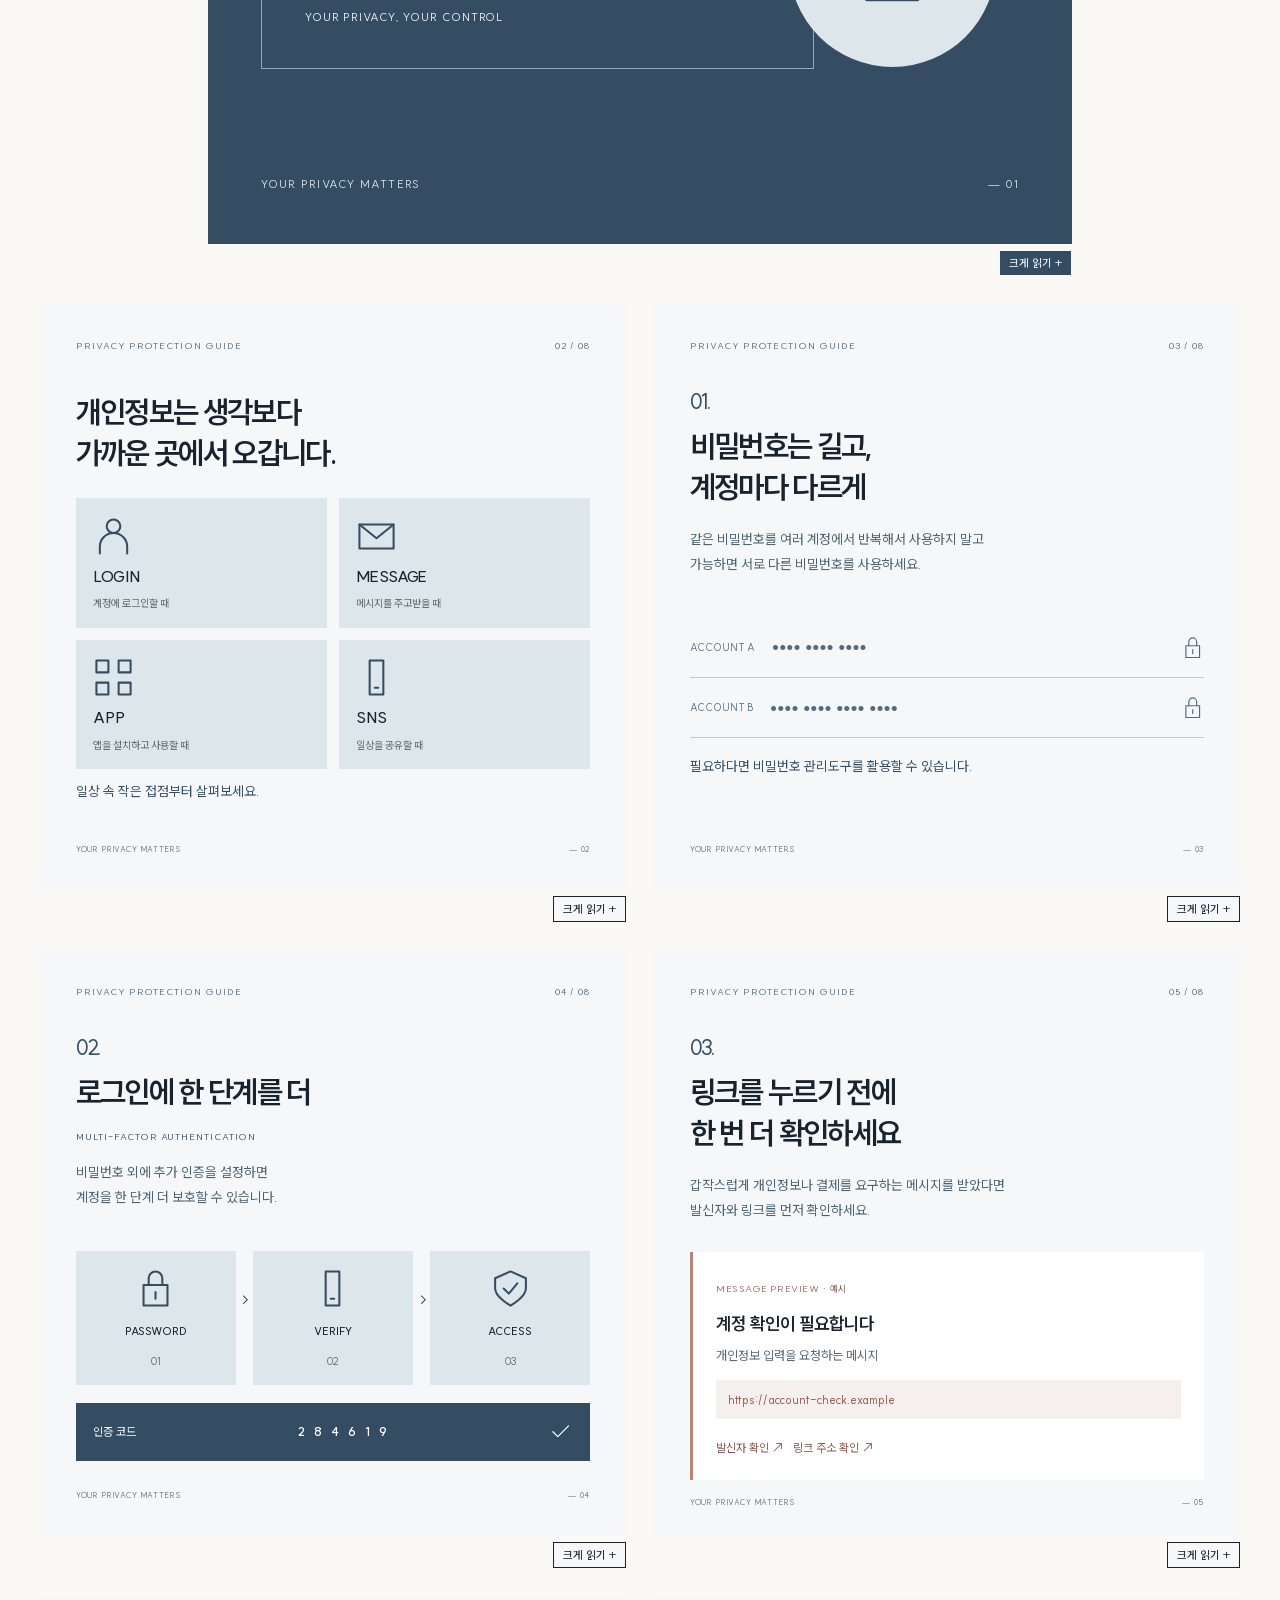
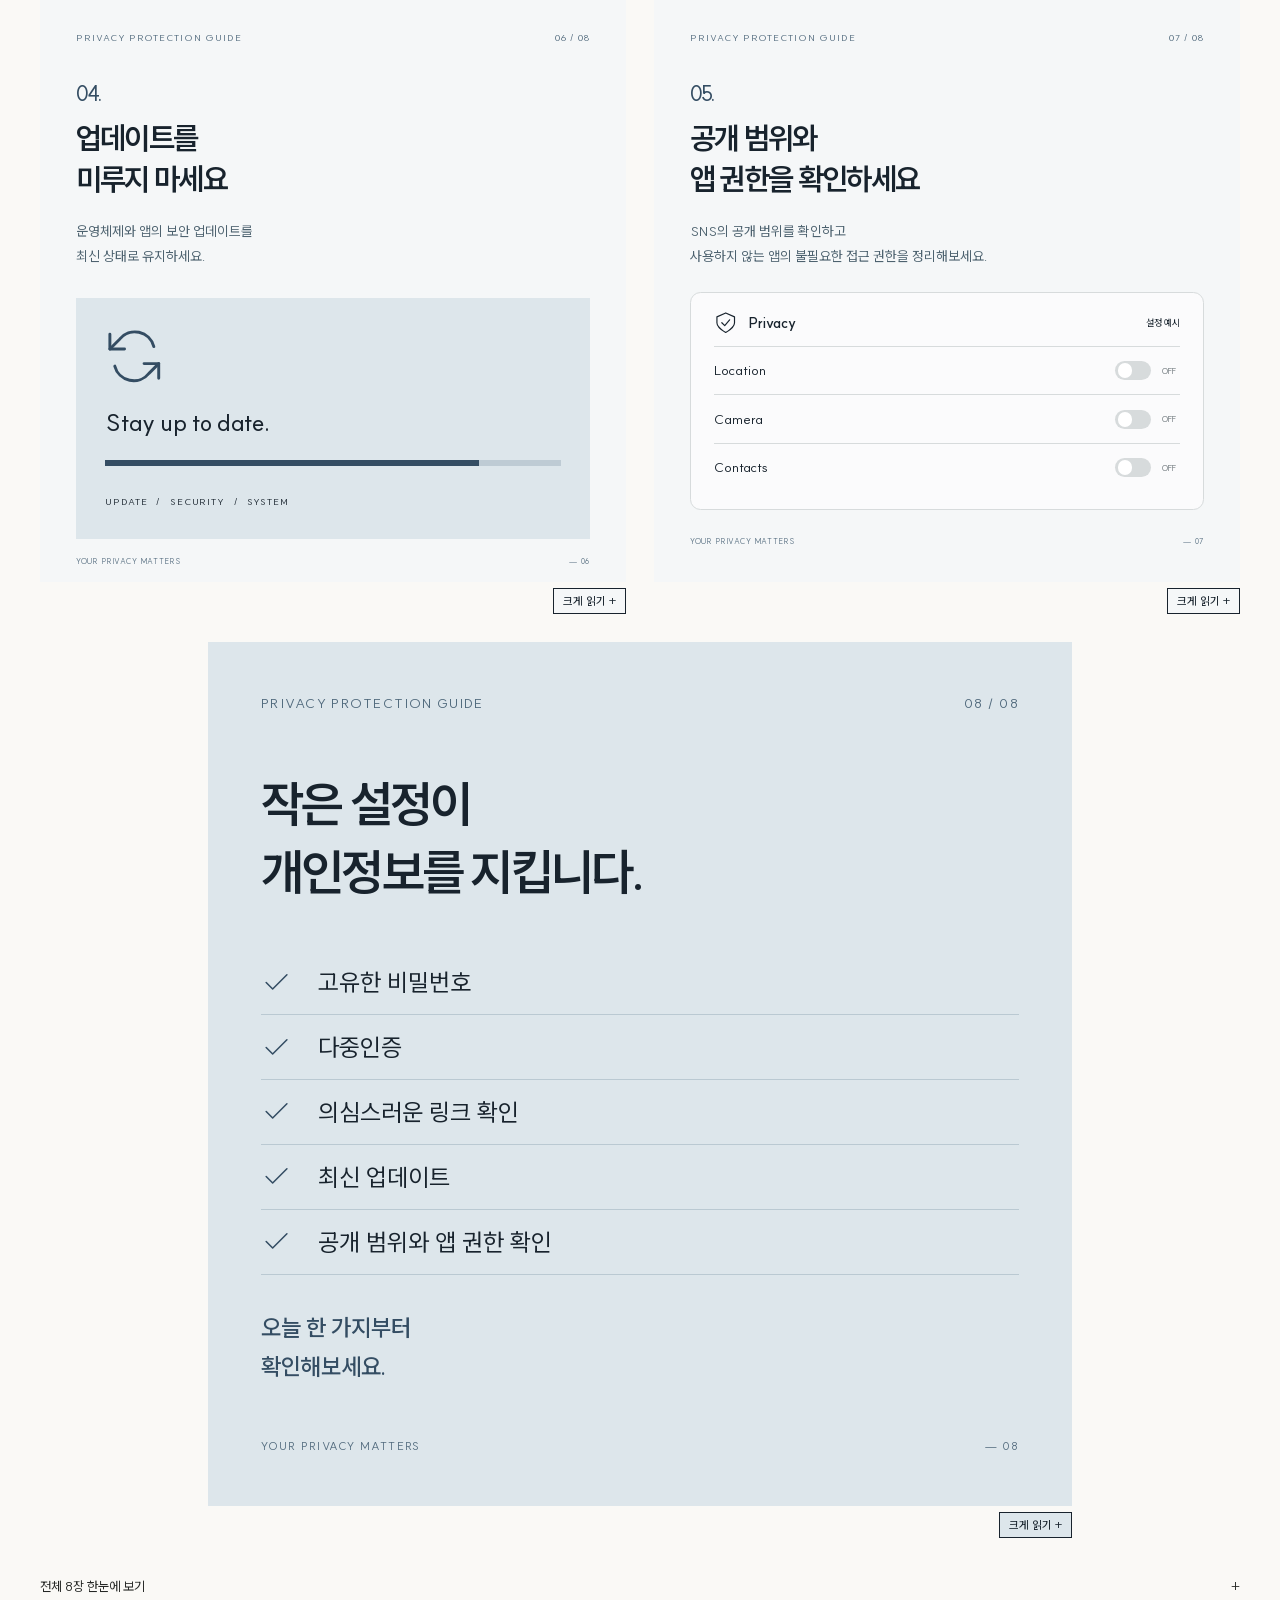
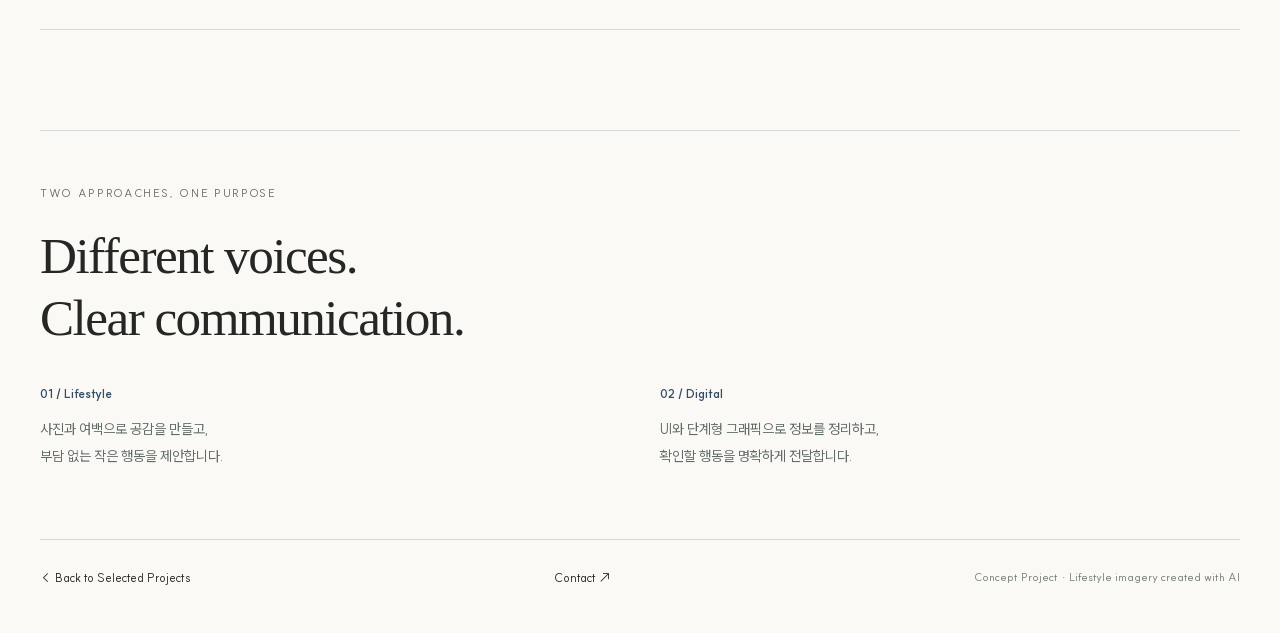
<file: project-card-news-design.html>
<!DOCTYPE html><html lang="ko"><head><meta charset="UTF-8"><meta name="viewport" content="width=device-width, initial-scale=1"><title>CARD NEWS DESIGN | Park Chang Wook</title><meta name="description" content="디지털 피로와 개인정보 보호, 서로 다른 정보 전달 방식으로 구성한 카드뉴스 2개 시리즈."><link rel="stylesheet" href="card-news-design.css"><link rel="stylesheet" href="project-information.css"></head><body><header class="page-top wrap"><a class="logo" href="index.html">PARK CHANG WOOK</a><a href="index.html#work">← Back to Work</a></header><main class="wrap"><section class="intro"><span class="eyebrow">EDITORIAL / DIGITAL CONTENT COLLECTION</span><h1>CARD NEWS DESIGN</h1><div class="intro-bottom"><p>Information, made approachable.</p><div>정보를 읽기 쉽게, 행동으로 이어지도록.<br>두 가지 주제와 서로 다른 시각 언어로 구성한 카드뉴스.</div></div><dl class="project-facts"><div><dt>PROJECT TYPE</dt><dd>Personal Project · Concept Design</dd></div><div><dt>ROLE</dt><dd>Information Design · Layout · UI Graphics</dd></div><div><dt>TOOLS</dt><dd>Photoshop · Figma · HTML / CSS</dd></div><div><dt>ASSET / AI USAGE</dt><dd>생활정보 시리즈에 AI 생성 사진을 사용했습니다. 개인정보 보호 시리즈는 UI와 벡터 그래픽으로 구성했습니다.</dd></div></dl><nav class="series-nav" aria-label="시리즈 바로가기"><a href="#digital">01 &nbsp; Digital Fatigue ↘</a><a href="#privacy">02 &nbsp; Privacy Protection ↘</a><span>2 SERIES / 16 CARDS</span></nav></section><section class="series digital-series" id="digital"><div class="series-heading"><span class="eyebrow">SERIES 01 / INFORMATION DESIGN</span><h2>Digital Fatigue</h2><p>디지털 피로를 줄이는 5가지 작은 습관</p></div><div class="notes"><div><h3>DESIGN CONCEPT</h3><p>디지털 피로라는 주제에 맞춰 과도한 채도와 시각적 자극을 줄이고, 차분한 컬러와 적절한 여백, 정보 밀도를 활용하여 읽는 과정에서도 부담스럽지 않은 시각 흐름을 의도했습니다.</p><p class="keywords">Calm · Balanced · Readable · Lifestyle</p></div><div><h3>COLOR PALETTE</h3><ul class="palette"><li><i style="background:#F3F1EC"></i>#F3F1EC</li><li><i style="background:#222426"></i>#222426</li><li><i style="background:#666B6E"></i>#666B6E</li><li><i style="background:#748694"></i>#748694</li><li><i style="background:#D7DBDC"></i>#D7DBDC</li><li><i style="background:#A9B4AB"></i>#A9B4AB</li></ul></div><dl><div><dt>PROJECT TYPE</dt><dd>Lifestyle / SNS Card News</dd></div><div><dt>TYPOGRAPHY</dt><dd>SUIT · Bold / Regular</dd></div><div><dt>FORMAT</dt><dd>1080 × 1080 · 8 Cards</dd></div><div><dt>TOOLS</dt><dd>Photoshop · Figma</dd></div></dl></div><div class="sequence-label"><span>THE STORY / 01—08</span><span>Cover → Information → Action</span></div><div class="card-sequence"><article class="news-card digital cover" id="digital-1" aria-label="디지털 피로 카드 1"><div class="card-inner"><header><span>DIGITAL FATIGUE GUIDE</span><span>01 / 08</span></header><h3>하루 종일<br>화면을 보고 있나요?</h3><p class="body">디지털 피로를 줄이는<br>5가지 작은 습관</p><img class="scene" src="card-news/assets/lifestyle-1.webp" alt="자연광이 드는 책상에서 노트북을 사용하는 모습" loading="lazy" width="1024" height="1024"><span class="cover-index">A little less screen.<br>A little more life.</span><footer><span>LESS SCREEN, MORE BALANCE</span><span>— 01</span></footer></div></article><article class="news-card digital problem" id="digital-2" aria-label="디지털 피로 카드 2"><div class="card-inner"><header><span>DIGITAL FATIGUE GUIDE</span><span>02 / 08</span></header><h3>일도, 휴식도<br>화면과 함께하고 있지 않나요?</h3><p class="body">업무 중에는 모니터를 보고,<br>쉬는 시간에는 스마트폰을 확인합니다.<br>화면에서 벗어나는 시간이 점점 줄어들고 있습니다.</p><div class="three"><div class="tile"><svg viewBox="0 0 24 24" fill="none" stroke="currentColor" stroke-width="1.2" stroke-linecap="round" stroke-linejoin="round" aria-hidden="true"><path d="M2 3h20v14H2z"/><path d="M8 22h8"/><path d="M12 17v5"/></svg><strong>WORK</strong><span>일하는 동안</span></div><div class="tile"><svg viewBox="0 0 24 24" fill="none" stroke="currentColor" stroke-width="1.2" stroke-linecap="round" stroke-linejoin="round" aria-hidden="true"><path d="M8 2h8v20H8z"/><path d="M11 18h2"/></svg><strong>BREAK</strong><span>쉬는 순간에도</span></div><div class="tile"><svg viewBox="0 0 24 24" fill="none" stroke="currentColor" stroke-width="1.2" stroke-linecap="round" stroke-linejoin="round" aria-hidden="true"><path d="M20 16A9 9 0 018 4a9 9 0 1012 12z"/></svg><strong>NIGHT</strong><span>잠들기 전까지</span></div></div><footer><span>LESS SCREEN, MORE BALANCE</span><span>— 02</span></footer></div></article><article class="news-card digital check-card" id="digital-3" aria-label="디지털 피로 카드 3"><div class="card-inner"><header><span>DIGITAL FATIGUE GUIDE</span><span>03 / 08</span></header><h3>혹시 이런 순간이<br>자주 반복되고 있나요?</h3><div class="four"><div class="tile"><svg viewBox="0 0 24 24" fill="none" stroke="currentColor" stroke-width="1.2" stroke-linecap="round" stroke-linejoin="round" aria-hidden="true"><path d="M8 2h8v20H8z"/><path d="M11 18h2"/></svg><strong>알림이 없어도 휴대폰을<br>자주 확인한다</strong></div><div class="tile"><svg viewBox="0 0 24 24" fill="none" stroke="currentColor" stroke-width="1.2" stroke-linecap="round" stroke-linejoin="round" aria-hidden="true"><path d="M2 3h20v14H2z"/><path d="M8 22h8"/><path d="M12 17v5"/></svg><strong>쉬는 시간에도<br>화면을 본다</strong></div><div class="tile"><svg viewBox="0 0 24 24" fill="none" stroke="currentColor" stroke-width="1.2" stroke-linecap="round" stroke-linejoin="round" aria-hidden="true"><path d="M2 12s4-7 10-7 10 7 10 7-4 7-10 7S2 12 2 12z"/><path d="M12 9a3 3 0 100 6 3 3 0 000-6"/></svg><strong>오랜 화면 사용 후<br>눈이 쉽게 피로해진다</strong></div><div class="tile"><svg viewBox="0 0 24 24" fill="none" stroke="currentColor" stroke-width="1.2" stroke-linecap="round" stroke-linejoin="round" aria-hidden="true"><path d="M20 16A9 9 0 018 4a9 9 0 1012 12z"/></svg><strong>잠들기 직전까지<br>스마트폰을 본다</strong></div></div><footer><span>LESS SCREEN, MORE BALANCE</span><span>— 03</span></footer></div></article><article class="news-card digital habit" id="digital-4" aria-label="디지털 피로 카드 4"><div class="card-inner"><header><span>DIGITAL FATIGUE GUIDE</span><span>04 / 08</span></header><h3><em>01.</em>꼭 필요한 알림만<br>남겨보세요</h3><p class="body">계속 울리는 알림은 자연스럽게 화면을 확인하게 만듭니다.<br>자주 사용하지 않는 앱의 알림부터 정리해보세요.</p><div class="settings"><div class="settings-title"><svg viewBox="0 0 24 24" fill="none" stroke="currentColor" stroke-width="1.2" stroke-linecap="round" stroke-linejoin="round" aria-hidden="true"><path d="M5 17h14l-2-4V9a5 5 0 00-10 0v4z"/><path d="M10 21h4"/></svg>알림 설정</div><div class="setting"><span>메시지</span><i class="toggle on" aria-hidden="true"></i><small>ON</small></div><div class="setting"><span>쇼핑 · 이벤트</span><i class="toggle " aria-hidden="true"></i><small>OFF</small></div><div class="setting"><span>소셜 미디어</span><i class="toggle " aria-hidden="true"></i><small>OFF</small></div></div><p class="point">모든 알림이 중요한 것은 아닙니다.</p><footer><span>LESS SCREEN, MORE BALANCE</span><span>— 04</span></footer></div></article><article class="news-card digital photo-card" id="digital-5" aria-label="디지털 피로 카드 5"><div class="card-inner"><header><span>DIGITAL FATIGUE GUIDE</span><span>05 / 08</span></header><h3><em>02.</em>잠깐, 화면에서<br>눈을 떼어보세요</h3><p class="body">작업 사이사이 화면이 아닌 먼 곳을 바라보거나<br>잠시 자리에서 일어나 시선을 환기해보세요.</p><img class="scene" src="card-news/assets/lifestyle-2.webp" alt="책상에서 잠시 벗어나 창밖을 바라보는 휴식" loading="lazy" width="1024" height="1024"><p class="point">짧은 멈춤도 충분한 시작입니다.</p><footer><span>LESS SCREEN, MORE BALANCE</span><span>— 05</span></footer></div></article><article class="news-card digital night photo-card" id="digital-6" aria-label="디지털 피로 카드 6"><div class="card-inner"><header><span>DIGITAL FATIGUE GUIDE</span><span>06 / 08</span></header><h3><em>03.</em>잠들기 전에는<br>화면과 거리를 두세요</h3><p class="body">하루의 마지막까지 화면을 보는 대신<br>잠들기 전 잠깐이라도 스마트폰 없이 보내는 시간을 만들어보세요.</p><img class="scene" src="card-news/assets/lifestyle-3.webp" alt="스탠드 아래 책과 안경이 놓인 차분한 저녁 공간" loading="lazy" width="1024" height="1024"><p class="point">책 한 페이지, 조용한 음악, 짧은 정리 시간도 좋습니다.</p><footer><span>LESS SCREEN, MORE BALANCE</span><span>— 06</span></footer></div></article><article class="news-card digital outside" id="digital-7" aria-label="디지털 피로 카드 7"><div class="card-inner"><header><span>DIGITAL FATIGUE GUIDE</span><span>07 / 08</span></header><h3>화면 밖에서도<br>충분히 쉬어갈 수 있어요</h3><div class="two-habits"><div><span>04</span><svg viewBox="0 0 24 24" fill="none" stroke="currentColor" stroke-width="1.2" stroke-linecap="round" stroke-linejoin="round" aria-hidden="true"><path d="M14 2h.01"/><path d="M10 9l3-3 3 6 5 2"/><path d="M13 7l-3 8-5 6"/><path d="M10 15l6 3v4"/><path d="M10 9l-5 3"/></svg><strong>짧게라도<br>산책하기</strong></div><div><span>05</span><svg viewBox="0 0 24 24" fill="none" stroke="currentColor" stroke-width="1.2" stroke-linecap="round" stroke-linejoin="round" aria-hidden="true"><path d="M2 3l10 3 10-3v17l-10 2-10-2z"/><path d="M12 6v16"/></svg><strong>책, 음악, 운동처럼<br>화면 없이 할 수 있는<br>시간 만들기</strong></div></div><p class="point">작은 전환에서 시작해보세요.</p><footer><span>LESS SCREEN, MORE BALANCE</span><span>— 07</span></footer></div></article><article class="news-card digital ending" id="digital-8" aria-label="디지털 피로 카드 8"><div class="card-inner"><header><span>DIGITAL FATIGUE GUIDE</span><span>08 / 08</span></header><div class="orbit" aria-hidden="true"></div><h3>완전히 끊을<br>필요는 없습니다.</h3><p class="body">잠깐씩 거리를 두는 작은 습관부터<br>천천히 시작해보세요.</p><p class="point">오늘은 화면 밖에서<br>잠시 쉬어가는 건 어떨까요?</p><footer><span>LESS SCREEN, MORE BALANCE</span><span>— 08</span></footer></div></article></div><details class="overview"><summary>전체 8장 한눈에 보기 <span>+</span></summary><div class="overview-grid"><a href="#digital-1" aria-label="1번 카드로 이동"><article class="news-card digital cover" aria-label="디지털 피로 카드 1"><div class="card-inner"><header><span>DIGITAL FATIGUE GUIDE</span><span>01 / 08</span></header><h3>하루 종일<br>화면을 보고 있나요?</h3><p class="body">디지털 피로를 줄이는<br>5가지 작은 습관</p><img class="scene" src="card-news/assets/lifestyle-1.webp" alt="자연광이 드는 책상에서 노트북을 사용하는 모습" loading="lazy" width="1024" height="1024"><span class="cover-index">A little less screen.<br>A little more life.</span><footer><span>LESS SCREEN, MORE BALANCE</span><span>— 01</span></footer></div></article></a><a href="#digital-2" aria-label="2번 카드로 이동"><article class="news-card digital problem" aria-label="디지털 피로 카드 2"><div class="card-inner"><header><span>DIGITAL FATIGUE GUIDE</span><span>02 / 08</span></header><h3>일도, 휴식도<br>화면과 함께하고 있지 않나요?</h3><p class="body">업무 중에는 모니터를 보고,<br>쉬는 시간에는 스마트폰을 확인합니다.<br>화면에서 벗어나는 시간이 점점 줄어들고 있습니다.</p><div class="three"><div class="tile"><svg viewBox="0 0 24 24" fill="none" stroke="currentColor" stroke-width="1.2" stroke-linecap="round" stroke-linejoin="round" aria-hidden="true"><path d="M2 3h20v14H2z"/><path d="M8 22h8"/><path d="M12 17v5"/></svg><strong>WORK</strong><span>일하는 동안</span></div><div class="tile"><svg viewBox="0 0 24 24" fill="none" stroke="currentColor" stroke-width="1.2" stroke-linecap="round" stroke-linejoin="round" aria-hidden="true"><path d="M8 2h8v20H8z"/><path d="M11 18h2"/></svg><strong>BREAK</strong><span>쉬는 순간에도</span></div><div class="tile"><svg viewBox="0 0 24 24" fill="none" stroke="currentColor" stroke-width="1.2" stroke-linecap="round" stroke-linejoin="round" aria-hidden="true"><path d="M20 16A9 9 0 018 4a9 9 0 1012 12z"/></svg><strong>NIGHT</strong><span>잠들기 전까지</span></div></div><footer><span>LESS SCREEN, MORE BALANCE</span><span>— 02</span></footer></div></article></a><a href="#digital-3" aria-label="3번 카드로 이동"><article class="news-card digital check-card" aria-label="디지털 피로 카드 3"><div class="card-inner"><header><span>DIGITAL FATIGUE GUIDE</span><span>03 / 08</span></header><h3>혹시 이런 순간이<br>자주 반복되고 있나요?</h3><div class="four"><div class="tile"><svg viewBox="0 0 24 24" fill="none" stroke="currentColor" stroke-width="1.2" stroke-linecap="round" stroke-linejoin="round" aria-hidden="true"><path d="M8 2h8v20H8z"/><path d="M11 18h2"/></svg><strong>알림이 없어도 휴대폰을<br>자주 확인한다</strong></div><div class="tile"><svg viewBox="0 0 24 24" fill="none" stroke="currentColor" stroke-width="1.2" stroke-linecap="round" stroke-linejoin="round" aria-hidden="true"><path d="M2 3h20v14H2z"/><path d="M8 22h8"/><path d="M12 17v5"/></svg><strong>쉬는 시간에도<br>화면을 본다</strong></div><div class="tile"><svg viewBox="0 0 24 24" fill="none" stroke="currentColor" stroke-width="1.2" stroke-linecap="round" stroke-linejoin="round" aria-hidden="true"><path d="M2 12s4-7 10-7 10 7 10 7-4 7-10 7S2 12 2 12z"/><path d="M12 9a3 3 0 100 6 3 3 0 000-6"/></svg><strong>오랜 화면 사용 후<br>눈이 쉽게 피로해진다</strong></div><div class="tile"><svg viewBox="0 0 24 24" fill="none" stroke="currentColor" stroke-width="1.2" stroke-linecap="round" stroke-linejoin="round" aria-hidden="true"><path d="M20 16A9 9 0 018 4a9 9 0 1012 12z"/></svg><strong>잠들기 직전까지<br>스마트폰을 본다</strong></div></div><footer><span>LESS SCREEN, MORE BALANCE</span><span>— 03</span></footer></div></article></a><a href="#digital-4" aria-label="4번 카드로 이동"><article class="news-card digital habit" aria-label="디지털 피로 카드 4"><div class="card-inner"><header><span>DIGITAL FATIGUE GUIDE</span><span>04 / 08</span></header><h3><em>01.</em>꼭 필요한 알림만<br>남겨보세요</h3><p class="body">계속 울리는 알림은 자연스럽게 화면을 확인하게 만듭니다.<br>자주 사용하지 않는 앱의 알림부터 정리해보세요.</p><div class="settings"><div class="settings-title"><svg viewBox="0 0 24 24" fill="none" stroke="currentColor" stroke-width="1.2" stroke-linecap="round" stroke-linejoin="round" aria-hidden="true"><path d="M5 17h14l-2-4V9a5 5 0 00-10 0v4z"/><path d="M10 21h4"/></svg>알림 설정</div><div class="setting"><span>메시지</span><i class="toggle on" aria-hidden="true"></i><small>ON</small></div><div class="setting"><span>쇼핑 · 이벤트</span><i class="toggle " aria-hidden="true"></i><small>OFF</small></div><div class="setting"><span>소셜 미디어</span><i class="toggle " aria-hidden="true"></i><small>OFF</small></div></div><p class="point">모든 알림이 중요한 것은 아닙니다.</p><footer><span>LESS SCREEN, MORE BALANCE</span><span>— 04</span></footer></div></article></a><a href="#digital-5" aria-label="5번 카드로 이동"><article class="news-card digital photo-card" aria-label="디지털 피로 카드 5"><div class="card-inner"><header><span>DIGITAL FATIGUE GUIDE</span><span>05 / 08</span></header><h3><em>02.</em>잠깐, 화면에서<br>눈을 떼어보세요</h3><p class="body">작업 사이사이 화면이 아닌 먼 곳을 바라보거나<br>잠시 자리에서 일어나 시선을 환기해보세요.</p><img class="scene" src="card-news/assets/lifestyle-2.webp" alt="책상에서 잠시 벗어나 창밖을 바라보는 휴식" loading="lazy" width="1024" height="1024"><p class="point">짧은 멈춤도 충분한 시작입니다.</p><footer><span>LESS SCREEN, MORE BALANCE</span><span>— 05</span></footer></div></article></a><a href="#digital-6" aria-label="6번 카드로 이동"><article class="news-card digital night photo-card" aria-label="디지털 피로 카드 6"><div class="card-inner"><header><span>DIGITAL FATIGUE GUIDE</span><span>06 / 08</span></header><h3><em>03.</em>잠들기 전에는<br>화면과 거리를 두세요</h3><p class="body">하루의 마지막까지 화면을 보는 대신<br>잠들기 전 잠깐이라도 스마트폰 없이 보내는 시간을 만들어보세요.</p><img class="scene" src="card-news/assets/lifestyle-3.webp" alt="스탠드 아래 책과 안경이 놓인 차분한 저녁 공간" loading="lazy" width="1024" height="1024"><p class="point">책 한 페이지, 조용한 음악, 짧은 정리 시간도 좋습니다.</p><footer><span>LESS SCREEN, MORE BALANCE</span><span>— 06</span></footer></div></article></a><a href="#digital-7" aria-label="7번 카드로 이동"><article class="news-card digital outside" aria-label="디지털 피로 카드 7"><div class="card-inner"><header><span>DIGITAL FATIGUE GUIDE</span><span>07 / 08</span></header><h3>화면 밖에서도<br>충분히 쉬어갈 수 있어요</h3><div class="two-habits"><div><span>04</span><svg viewBox="0 0 24 24" fill="none" stroke="currentColor" stroke-width="1.2" stroke-linecap="round" stroke-linejoin="round" aria-hidden="true"><path d="M14 2h.01"/><path d="M10 9l3-3 3 6 5 2"/><path d="M13 7l-3 8-5 6"/><path d="M10 15l6 3v4"/><path d="M10 9l-5 3"/></svg><strong>짧게라도<br>산책하기</strong></div><div><span>05</span><svg viewBox="0 0 24 24" fill="none" stroke="currentColor" stroke-width="1.2" stroke-linecap="round" stroke-linejoin="round" aria-hidden="true"><path d="M2 3l10 3 10-3v17l-10 2-10-2z"/><path d="M12 6v16"/></svg><strong>책, 음악, 운동처럼<br>화면 없이 할 수 있는<br>시간 만들기</strong></div></div><p class="point">작은 전환에서 시작해보세요.</p><footer><span>LESS SCREEN, MORE BALANCE</span><span>— 07</span></footer></div></article></a><a href="#digital-8" aria-label="8번 카드로 이동"><article class="news-card digital ending" aria-label="디지털 피로 카드 8"><div class="card-inner"><header><span>DIGITAL FATIGUE GUIDE</span><span>08 / 08</span></header><div class="orbit" aria-hidden="true"></div><h3>완전히 끊을<br>필요는 없습니다.</h3><p class="body">잠깐씩 거리를 두는 작은 습관부터<br>천천히 시작해보세요.</p><p class="point">오늘은 화면 밖에서<br>잠시 쉬어가는 건 어떨까요?</p><footer><span>LESS SCREEN, MORE BALANCE</span><span>— 08</span></footer></div></article></a></div></details></section><section class="series privacy-series" id="privacy"><div class="series-heading"><span class="eyebrow">SERIES 02 / INFORMATION DESIGN</span><h2>Privacy Protection</h2><p>내 개인정보, 제대로 지키고 있나요?</p></div><div class="notes"><div><h3>DESIGN CONCEPT</h3><p>개인정보 보호라는 추상적인 정보를 UI, 아이콘, 단계형 인포그래픽을 활용해 빠르게 이해할 수 있도록 구조화했습니다.</p><p class="keywords">Clear · Structured · Secure · Digital</p></div><div><h3>COLOR PALETTE</h3><ul class="palette"><li><i style="background:#F5F7F8"></i>#F5F7F8</li><li><i style="background:#18232D"></i>#18232D</li><li><i style="background:#344D63"></i>#344D63</li><li><i style="background:#6E8CA3"></i>#6E8CA3</li><li><i style="background:#DDE6EB"></i>#DDE6EB</li></ul></div><dl><div><dt>PROJECT TYPE</dt><dd>Digital Security / SNS Card News</dd></div><div><dt>TYPOGRAPHY</dt><dd>SUIT · Bold / Regular</dd></div><div><dt>FORMAT</dt><dd>1080 × 1080 · 8 Cards</dd></div><div><dt>TOOLS</dt><dd>Photoshop · Figma</dd></div></dl></div><div class="sequence-label"><span>THE STORY / 01—08</span><span>Cover → Information → Action</span></div><div class="card-sequence"><article class="news-card privacy privacy-cover" id="privacy-1" aria-label="개인정보 보호 카드 1"><div class="card-inner"><header><span>PRIVACY PROTECTION GUIDE</span><span>01 / 08</span></header><h3>내 개인정보,<br>제대로 지키고 있나요?</h3><p class="body">작은 습관으로 시작하는<br>개인정보 보호 5가지</p><div class="security-visual"><div class="data-lines"><span>PERSONAL DATA</span><b>•••• •••• ••••</b><small>YOUR PRIVACY, YOUR CONTROL</small></div><div class="lock-seal"><svg viewBox="0 0 24 24" fill="none" stroke="currentColor" stroke-width="1.2" stroke-linecap="round" stroke-linejoin="round" aria-hidden="true"><path d="M5 10h14v12H5z"/><path d="M8 10V6a4 4 0 018 0v4"/><path d="M12 14v4"/></svg></div></div><footer><span>YOUR PRIVACY MATTERS</span><span>— 01</span></footer></div></article><article class="news-card privacy exposure" id="privacy-2" aria-label="개인정보 보호 카드 2"><div class="card-inner"><header><span>PRIVACY PROTECTION GUIDE</span><span>02 / 08</span></header><h3>개인정보는 생각보다<br>가까운 곳에서 오갑니다.</h3><div class="four"><div class="tile"><svg viewBox="0 0 24 24" fill="none" stroke="currentColor" stroke-width="1.2" stroke-linecap="round" stroke-linejoin="round" aria-hidden="true"><path d="M12 2a4 4 0 100 8 4 4 0 000-8"/><path d="M4 22v-4a8 8 0 0116 0v4"/></svg><strong>LOGIN</strong><span>계정에 로그인할 때</span></div><div class="tile"><svg viewBox="0 0 24 24" fill="none" stroke="currentColor" stroke-width="1.2" stroke-linecap="round" stroke-linejoin="round" aria-hidden="true"><path d="M2 5h20v14H2z"/><path d="M2 5l10 8L22 5"/></svg><strong>MESSAGE</strong><span>메시지를 주고받을 때</span></div><div class="tile"><svg viewBox="0 0 24 24" fill="none" stroke="currentColor" stroke-width="1.2" stroke-linecap="round" stroke-linejoin="round" aria-hidden="true"><path d="M2 2h7v7H2z"/><path d="M15 2h7v7h-7z"/><path d="M2 15h7v7H2z"/><path d="M15 15h7v7h-7z"/></svg><strong>APP</strong><span>앱을 설치하고 사용할 때</span></div><div class="tile"><svg viewBox="0 0 24 24" fill="none" stroke="currentColor" stroke-width="1.2" stroke-linecap="round" stroke-linejoin="round" aria-hidden="true"><path d="M8 2h8v20H8z"/><path d="M11 18h2"/></svg><strong>SNS</strong><span>일상을 공유할 때</span></div></div><p class="point">일상 속 작은 접점부터 살펴보세요.</p><footer><span>YOUR PRIVACY MATTERS</span><span>— 02</span></footer></div></article><article class="news-card privacy password" id="privacy-3" aria-label="개인정보 보호 카드 3"><div class="card-inner"><header><span>PRIVACY PROTECTION GUIDE</span><span>03 / 08</span></header><h3><em>01.</em>비밀번호는 길고,<br>계정마다 다르게</h3><p class="body">같은 비밀번호를 여러 계정에서 반복해서 사용하지 말고<br>가능하면 서로 다른 비밀번호를 사용하세요.</p><div class="password-list"><div>ACCOUNT A <b>•••• •••• ••••</b><svg viewBox="0 0 24 24" fill="none" stroke="currentColor" stroke-width="1.2" stroke-linecap="round" stroke-linejoin="round" aria-hidden="true"><path d="M5 10h14v12H5z"/><path d="M8 10V6a4 4 0 018 0v4"/><path d="M12 14v4"/></svg></div><div>ACCOUNT B <b>•••• •••• •••• ••••</b><svg viewBox="0 0 24 24" fill="none" stroke="currentColor" stroke-width="1.2" stroke-linecap="round" stroke-linejoin="round" aria-hidden="true"><path d="M5 10h14v12H5z"/><path d="M8 10V6a4 4 0 018 0v4"/><path d="M12 14v4"/></svg></div></div><p class="point">필요하다면 비밀번호 관리도구를 활용할 수 있습니다.</p><footer><span>YOUR PRIVACY MATTERS</span><span>— 03</span></footer></div></article><article class="news-card privacy mfa" id="privacy-4" aria-label="개인정보 보호 카드 4"><div class="card-inner"><header><span>PRIVACY PROTECTION GUIDE</span><span>04 / 08</span></header><h3><em>02.</em>로그인에 한 단계를 더</h3><p class="micro-key">MULTI-FACTOR AUTHENTICATION</p><p class="body">비밀번호 외에 추가 인증을 설정하면<br>계정을 한 단계 더 보호할 수 있습니다.</p><div class="steps"><div class="tile"><svg viewBox="0 0 24 24" fill="none" stroke="currentColor" stroke-width="1.2" stroke-linecap="round" stroke-linejoin="round" aria-hidden="true"><path d="M5 10h14v12H5z"/><path d="M8 10V6a4 4 0 018 0v4"/><path d="M12 14v4"/></svg><strong>PASSWORD</strong><span>01</span></div><div class="tile"><svg viewBox="0 0 24 24" fill="none" stroke="currentColor" stroke-width="1.2" stroke-linecap="round" stroke-linejoin="round" aria-hidden="true"><path d="M8 2h8v20H8z"/><path d="M11 18h2"/></svg><strong>VERIFY</strong><span>02</span></div><div class="tile"><svg viewBox="0 0 24 24" fill="none" stroke="currentColor" stroke-width="1.2" stroke-linecap="round" stroke-linejoin="round" aria-hidden="true"><path d="M12 2l9 4v6c0 5-9 10-9 10S3 17 3 12V6z"/><path d="M8 12l3 3 5-6"/></svg><strong>ACCESS</strong><span>03</span></div></div><div class="verify">인증 코드 <b>2 &nbsp; 8 &nbsp; 4 &nbsp; 6 &nbsp; 1 &nbsp; 9</b><svg viewBox="0 0 24 24" fill="none" stroke="currentColor" stroke-width="1.2" stroke-linecap="round" stroke-linejoin="round" aria-hidden="true"><path d="M4 12l5 5L20 6"/></svg></div><footer><span>YOUR PRIVACY MATTERS</span><span>— 04</span></footer></div></article><article class="news-card privacy phishing" id="privacy-5" aria-label="개인정보 보호 카드 5"><div class="card-inner"><header><span>PRIVACY PROTECTION GUIDE</span><span>05 / 08</span></header><h3><em>03.</em>링크를 누르기 전에<br>한 번 더 확인하세요</h3><p class="body">갑작스럽게 개인정보나 결제를 요구하는 메시지를 받았다면<br>발신자와 링크를 먼저 확인하세요.</p><div class="message"><span>MESSAGE PREVIEW · 예시</span><h4>계정 확인이 필요합니다</h4><p>개인정보 입력을 요청하는 메시지</p><div class="fake-link">https://account-check.example</div><small>발신자 확인 ↗ &nbsp; 링크 주소 확인 ↗</small></div><footer><span>YOUR PRIVACY MATTERS</span><span>— 05</span></footer></div></article><article class="news-card privacy update" id="privacy-6" aria-label="개인정보 보호 카드 6"><div class="card-inner"><header><span>PRIVACY PROTECTION GUIDE</span><span>06 / 08</span></header><h3><em>04.</em>업데이트를<br>미루지 마세요</h3><p class="body">운영체제와 앱의 보안 업데이트를<br>최신 상태로 유지하세요.</p><div class="update-panel"><svg viewBox="0 0 24 24" fill="none" stroke="currentColor" stroke-width="1.2" stroke-linecap="round" stroke-linejoin="round" aria-hidden="true"><path d="M20 8A8 8 0 006 5L2 9"/><path d="M2 3v6h6"/><path d="M4 16a8 8 0 0014 3l4-4"/><path d="M16 15h6v6"/></svg><h4>Stay up to date.</h4><div class="progress"><i></i></div><span>UPDATE &nbsp; / &nbsp; SECURITY &nbsp; / &nbsp; SYSTEM</span></div><footer><span>YOUR PRIVACY MATTERS</span><span>— 06</span></footer></div></article><article class="news-card privacy permissions" id="privacy-7" aria-label="개인정보 보호 카드 7"><div class="card-inner"><header><span>PRIVACY PROTECTION GUIDE</span><span>07 / 08</span></header><h3><em>05.</em>공개 범위와<br>앱 권한을 확인하세요</h3><p class="body">SNS의 공개 범위를 확인하고<br>사용하지 않는 앱의 불필요한 접근 권한을 정리해보세요.</p><div class="settings"><div class="settings-title"><svg viewBox="0 0 24 24" fill="none" stroke="currentColor" stroke-width="1.2" stroke-linecap="round" stroke-linejoin="round" aria-hidden="true"><path d="M12 2l9 4v6c0 5-9 10-9 10S3 17 3 12V6z"/><path d="M8 12l3 3 5-6"/></svg>Privacy <small>설정 예시</small></div><div class="setting"><span>Location</span><i class="toggle " aria-hidden="true"></i><small>OFF</small></div><div class="setting"><span>Camera</span><i class="toggle " aria-hidden="true"></i><small>OFF</small></div><div class="setting"><span>Contacts</span><i class="toggle " aria-hidden="true"></i><small>OFF</small></div></div><footer><span>YOUR PRIVACY MATTERS</span><span>— 07</span></footer></div></article><article class="news-card privacy privacy-end" id="privacy-8" aria-label="개인정보 보호 카드 8"><div class="card-inner"><header><span>PRIVACY PROTECTION GUIDE</span><span>08 / 08</span></header><h3>작은 설정이<br>개인정보를 지킵니다.</h3><ul class="checklist"><li><svg viewBox="0 0 24 24" fill="none" stroke="currentColor" stroke-width="1.2" stroke-linecap="round" stroke-linejoin="round" aria-hidden="true"><path d="M4 12l5 5L20 6"/></svg>고유한 비밀번호</li><li><svg viewBox="0 0 24 24" fill="none" stroke="currentColor" stroke-width="1.2" stroke-linecap="round" stroke-linejoin="round" aria-hidden="true"><path d="M4 12l5 5L20 6"/></svg>다중인증</li><li><svg viewBox="0 0 24 24" fill="none" stroke="currentColor" stroke-width="1.2" stroke-linecap="round" stroke-linejoin="round" aria-hidden="true"><path d="M4 12l5 5L20 6"/></svg>의심스러운 링크 확인</li><li><svg viewBox="0 0 24 24" fill="none" stroke="currentColor" stroke-width="1.2" stroke-linecap="round" stroke-linejoin="round" aria-hidden="true"><path d="M4 12l5 5L20 6"/></svg>최신 업데이트</li><li><svg viewBox="0 0 24 24" fill="none" stroke="currentColor" stroke-width="1.2" stroke-linecap="round" stroke-linejoin="round" aria-hidden="true"><path d="M4 12l5 5L20 6"/></svg>공개 범위와 앱 권한 확인</li></ul><p class="point">오늘 한 가지부터<br>확인해보세요.</p><footer><span>YOUR PRIVACY MATTERS</span><span>— 08</span></footer></div></article></div><details class="overview"><summary>전체 8장 한눈에 보기 <span>+</span></summary><div class="overview-grid"><a href="#privacy-1" aria-label="1번 카드로 이동"><article class="news-card privacy privacy-cover" aria-label="개인정보 보호 카드 1"><div class="card-inner"><header><span>PRIVACY PROTECTION GUIDE</span><span>01 / 08</span></header><h3>내 개인정보,<br>제대로 지키고 있나요?</h3><p class="body">작은 습관으로 시작하는<br>개인정보 보호 5가지</p><div class="security-visual"><div class="data-lines"><span>PERSONAL DATA</span><b>•••• •••• ••••</b><small>YOUR PRIVACY, YOUR CONTROL</small></div><div class="lock-seal"><svg viewBox="0 0 24 24" fill="none" stroke="currentColor" stroke-width="1.2" stroke-linecap="round" stroke-linejoin="round" aria-hidden="true"><path d="M5 10h14v12H5z"/><path d="M8 10V6a4 4 0 018 0v4"/><path d="M12 14v4"/></svg></div></div><footer><span>YOUR PRIVACY MATTERS</span><span>— 01</span></footer></div></article></a><a href="#privacy-2" aria-label="2번 카드로 이동"><article class="news-card privacy exposure" aria-label="개인정보 보호 카드 2"><div class="card-inner"><header><span>PRIVACY PROTECTION GUIDE</span><span>02 / 08</span></header><h3>개인정보는 생각보다<br>가까운 곳에서 오갑니다.</h3><div class="four"><div class="tile"><svg viewBox="0 0 24 24" fill="none" stroke="currentColor" stroke-width="1.2" stroke-linecap="round" stroke-linejoin="round" aria-hidden="true"><path d="M12 2a4 4 0 100 8 4 4 0 000-8"/><path d="M4 22v-4a8 8 0 0116 0v4"/></svg><strong>LOGIN</strong><span>계정에 로그인할 때</span></div><div class="tile"><svg viewBox="0 0 24 24" fill="none" stroke="currentColor" stroke-width="1.2" stroke-linecap="round" stroke-linejoin="round" aria-hidden="true"><path d="M2 5h20v14H2z"/><path d="M2 5l10 8L22 5"/></svg><strong>MESSAGE</strong><span>메시지를 주고받을 때</span></div><div class="tile"><svg viewBox="0 0 24 24" fill="none" stroke="currentColor" stroke-width="1.2" stroke-linecap="round" stroke-linejoin="round" aria-hidden="true"><path d="M2 2h7v7H2z"/><path d="M15 2h7v7h-7z"/><path d="M2 15h7v7H2z"/><path d="M15 15h7v7h-7z"/></svg><strong>APP</strong><span>앱을 설치하고 사용할 때</span></div><div class="tile"><svg viewBox="0 0 24 24" fill="none" stroke="currentColor" stroke-width="1.2" stroke-linecap="round" stroke-linejoin="round" aria-hidden="true"><path d="M8 2h8v20H8z"/><path d="M11 18h2"/></svg><strong>SNS</strong><span>일상을 공유할 때</span></div></div><p class="point">일상 속 작은 접점부터 살펴보세요.</p><footer><span>YOUR PRIVACY MATTERS</span><span>— 02</span></footer></div></article></a><a href="#privacy-3" aria-label="3번 카드로 이동"><article class="news-card privacy password" aria-label="개인정보 보호 카드 3"><div class="card-inner"><header><span>PRIVACY PROTECTION GUIDE</span><span>03 / 08</span></header><h3><em>01.</em>비밀번호는 길고,<br>계정마다 다르게</h3><p class="body">같은 비밀번호를 여러 계정에서 반복해서 사용하지 말고<br>가능하면 서로 다른 비밀번호를 사용하세요.</p><div class="password-list"><div>ACCOUNT A <b>•••• •••• ••••</b><svg viewBox="0 0 24 24" fill="none" stroke="currentColor" stroke-width="1.2" stroke-linecap="round" stroke-linejoin="round" aria-hidden="true"><path d="M5 10h14v12H5z"/><path d="M8 10V6a4 4 0 018 0v4"/><path d="M12 14v4"/></svg></div><div>ACCOUNT B <b>•••• •••• •••• ••••</b><svg viewBox="0 0 24 24" fill="none" stroke="currentColor" stroke-width="1.2" stroke-linecap="round" stroke-linejoin="round" aria-hidden="true"><path d="M5 10h14v12H5z"/><path d="M8 10V6a4 4 0 018 0v4"/><path d="M12 14v4"/></svg></div></div><p class="point">필요하다면 비밀번호 관리도구를 활용할 수 있습니다.</p><footer><span>YOUR PRIVACY MATTERS</span><span>— 03</span></footer></div></article></a><a href="#privacy-4" aria-label="4번 카드로 이동"><article class="news-card privacy mfa" aria-label="개인정보 보호 카드 4"><div class="card-inner"><header><span>PRIVACY PROTECTION GUIDE</span><span>04 / 08</span></header><h3><em>02.</em>로그인에 한 단계를 더</h3><p class="micro-key">MULTI-FACTOR AUTHENTICATION</p><p class="body">비밀번호 외에 추가 인증을 설정하면<br>계정을 한 단계 더 보호할 수 있습니다.</p><div class="steps"><div class="tile"><svg viewBox="0 0 24 24" fill="none" stroke="currentColor" stroke-width="1.2" stroke-linecap="round" stroke-linejoin="round" aria-hidden="true"><path d="M5 10h14v12H5z"/><path d="M8 10V6a4 4 0 018 0v4"/><path d="M12 14v4"/></svg><strong>PASSWORD</strong><span>01</span></div><div class="tile"><svg viewBox="0 0 24 24" fill="none" stroke="currentColor" stroke-width="1.2" stroke-linecap="round" stroke-linejoin="round" aria-hidden="true"><path d="M8 2h8v20H8z"/><path d="M11 18h2"/></svg><strong>VERIFY</strong><span>02</span></div><div class="tile"><svg viewBox="0 0 24 24" fill="none" stroke="currentColor" stroke-width="1.2" stroke-linecap="round" stroke-linejoin="round" aria-hidden="true"><path d="M12 2l9 4v6c0 5-9 10-9 10S3 17 3 12V6z"/><path d="M8 12l3 3 5-6"/></svg><strong>ACCESS</strong><span>03</span></div></div><div class="verify">인증 코드 <b>2 &nbsp; 8 &nbsp; 4 &nbsp; 6 &nbsp; 1 &nbsp; 9</b><svg viewBox="0 0 24 24" fill="none" stroke="currentColor" stroke-width="1.2" stroke-linecap="round" stroke-linejoin="round" aria-hidden="true"><path d="M4 12l5 5L20 6"/></svg></div><footer><span>YOUR PRIVACY MATTERS</span><span>— 04</span></footer></div></article></a><a href="#privacy-5" aria-label="5번 카드로 이동"><article class="news-card privacy phishing" aria-label="개인정보 보호 카드 5"><div class="card-inner"><header><span>PRIVACY PROTECTION GUIDE</span><span>05 / 08</span></header><h3><em>03.</em>링크를 누르기 전에<br>한 번 더 확인하세요</h3><p class="body">갑작스럽게 개인정보나 결제를 요구하는 메시지를 받았다면<br>발신자와 링크를 먼저 확인하세요.</p><div class="message"><span>MESSAGE PREVIEW · 예시</span><h4>계정 확인이 필요합니다</h4><p>개인정보 입력을 요청하는 메시지</p><div class="fake-link">https://account-check.example</div><small>발신자 확인 ↗ &nbsp; 링크 주소 확인 ↗</small></div><footer><span>YOUR PRIVACY MATTERS</span><span>— 05</span></footer></div></article></a><a href="#privacy-6" aria-label="6번 카드로 이동"><article class="news-card privacy update" aria-label="개인정보 보호 카드 6"><div class="card-inner"><header><span>PRIVACY PROTECTION GUIDE</span><span>06 / 08</span></header><h3><em>04.</em>업데이트를<br>미루지 마세요</h3><p class="body">운영체제와 앱의 보안 업데이트를<br>최신 상태로 유지하세요.</p><div class="update-panel"><svg viewBox="0 0 24 24" fill="none" stroke="currentColor" stroke-width="1.2" stroke-linecap="round" stroke-linejoin="round" aria-hidden="true"><path d="M20 8A8 8 0 006 5L2 9"/><path d="M2 3v6h6"/><path d="M4 16a8 8 0 0014 3l4-4"/><path d="M16 15h6v6"/></svg><h4>Stay up to date.</h4><div class="progress"><i></i></div><span>UPDATE &nbsp; / &nbsp; SECURITY &nbsp; / &nbsp; SYSTEM</span></div><footer><span>YOUR PRIVACY MATTERS</span><span>— 06</span></footer></div></article></a><a href="#privacy-7" aria-label="7번 카드로 이동"><article class="news-card privacy permissions" aria-label="개인정보 보호 카드 7"><div class="card-inner"><header><span>PRIVACY PROTECTION GUIDE</span><span>07 / 08</span></header><h3><em>05.</em>공개 범위와<br>앱 권한을 확인하세요</h3><p class="body">SNS의 공개 범위를 확인하고<br>사용하지 않는 앱의 불필요한 접근 권한을 정리해보세요.</p><div class="settings"><div class="settings-title"><svg viewBox="0 0 24 24" fill="none" stroke="currentColor" stroke-width="1.2" stroke-linecap="round" stroke-linejoin="round" aria-hidden="true"><path d="M12 2l9 4v6c0 5-9 10-9 10S3 17 3 12V6z"/><path d="M8 12l3 3 5-6"/></svg>Privacy <small>설정 예시</small></div><div class="setting"><span>Location</span><i class="toggle " aria-hidden="true"></i><small>OFF</small></div><div class="setting"><span>Camera</span><i class="toggle " aria-hidden="true"></i><small>OFF</small></div><div class="setting"><span>Contacts</span><i class="toggle " aria-hidden="true"></i><small>OFF</small></div></div><footer><span>YOUR PRIVACY MATTERS</span><span>— 07</span></footer></div></article></a><a href="#privacy-8" aria-label="8번 카드로 이동"><article class="news-card privacy privacy-end" aria-label="개인정보 보호 카드 8"><div class="card-inner"><header><span>PRIVACY PROTECTION GUIDE</span><span>08 / 08</span></header><h3>작은 설정이<br>개인정보를 지킵니다.</h3><ul class="checklist"><li><svg viewBox="0 0 24 24" fill="none" stroke="currentColor" stroke-width="1.2" stroke-linecap="round" stroke-linejoin="round" aria-hidden="true"><path d="M4 12l5 5L20 6"/></svg>고유한 비밀번호</li><li><svg viewBox="0 0 24 24" fill="none" stroke="currentColor" stroke-width="1.2" stroke-linecap="round" stroke-linejoin="round" aria-hidden="true"><path d="M4 12l5 5L20 6"/></svg>다중인증</li><li><svg viewBox="0 0 24 24" fill="none" stroke="currentColor" stroke-width="1.2" stroke-linecap="round" stroke-linejoin="round" aria-hidden="true"><path d="M4 12l5 5L20 6"/></svg>의심스러운 링크 확인</li><li><svg viewBox="0 0 24 24" fill="none" stroke="currentColor" stroke-width="1.2" stroke-linecap="round" stroke-linejoin="round" aria-hidden="true"><path d="M4 12l5 5L20 6"/></svg>최신 업데이트</li><li><svg viewBox="0 0 24 24" fill="none" stroke="currentColor" stroke-width="1.2" stroke-linecap="round" stroke-linejoin="round" aria-hidden="true"><path d="M4 12l5 5L20 6"/></svg>공개 범위와 앱 권한 확인</li></ul><p class="point">오늘 한 가지부터<br>확인해보세요.</p><footer><span>YOUR PRIVACY MATTERS</span><span>— 08</span></footer></div></article></a></div></details></section><section class="closing"><span class="eyebrow">TWO APPROACHES, ONE PURPOSE</span><h2>Different voices.<br>Clear communication.</h2><div class="comparison"><p><b>01 / Lifestyle</b>사진과 여백으로 공감을 만들고,<br>부담 없는 작은 행동을 제안합니다.</p><p><b>02 / Digital</b>UI와 단계형 그래픽으로 정보를 정리하고,<br>확인할 행동을 명확하게 전달합니다.</p></div></section></main><footer class="page-end wrap"><a href="index.html#work">← Back to Selected Projects</a><a href="index.html#contact">Contact ↗</a><p>Concept Project · Lifestyle imagery created with AI</p></footer><script src="card-news-reader.js"></script></body></html>
</file>
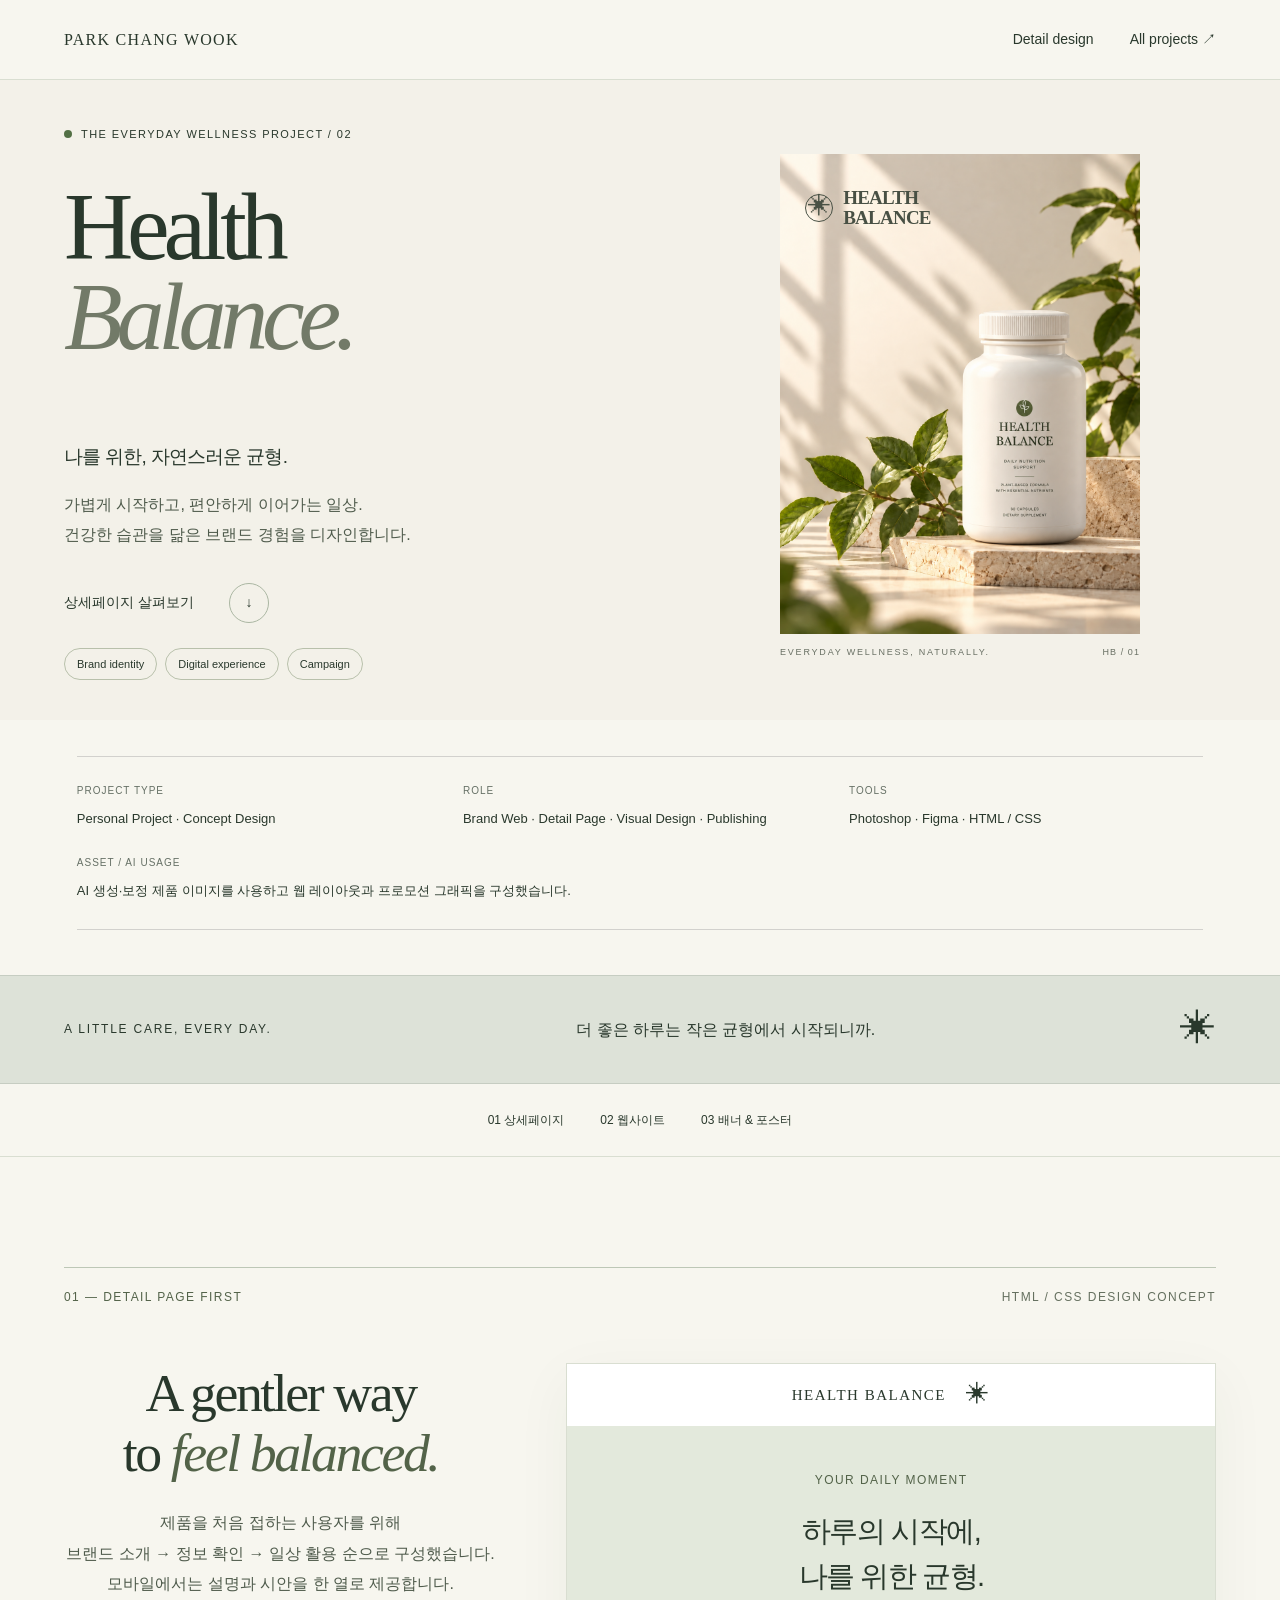
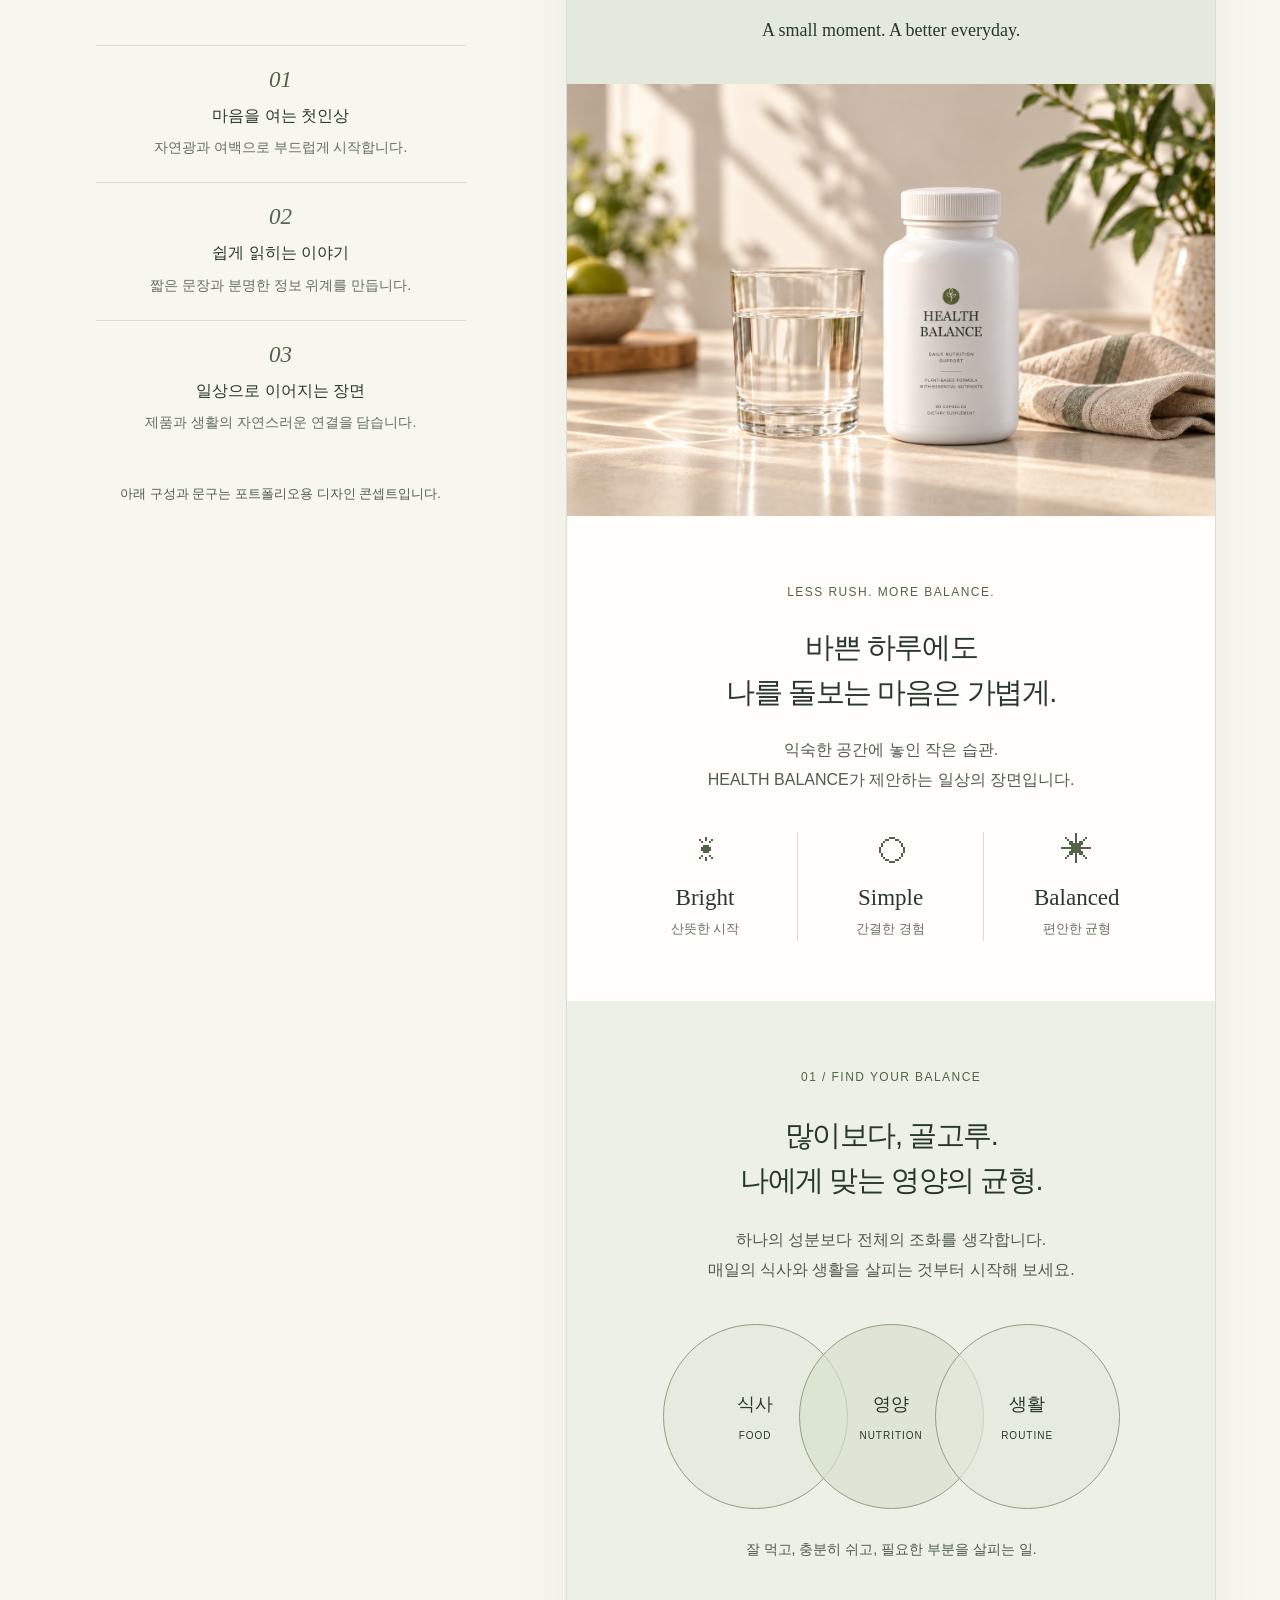
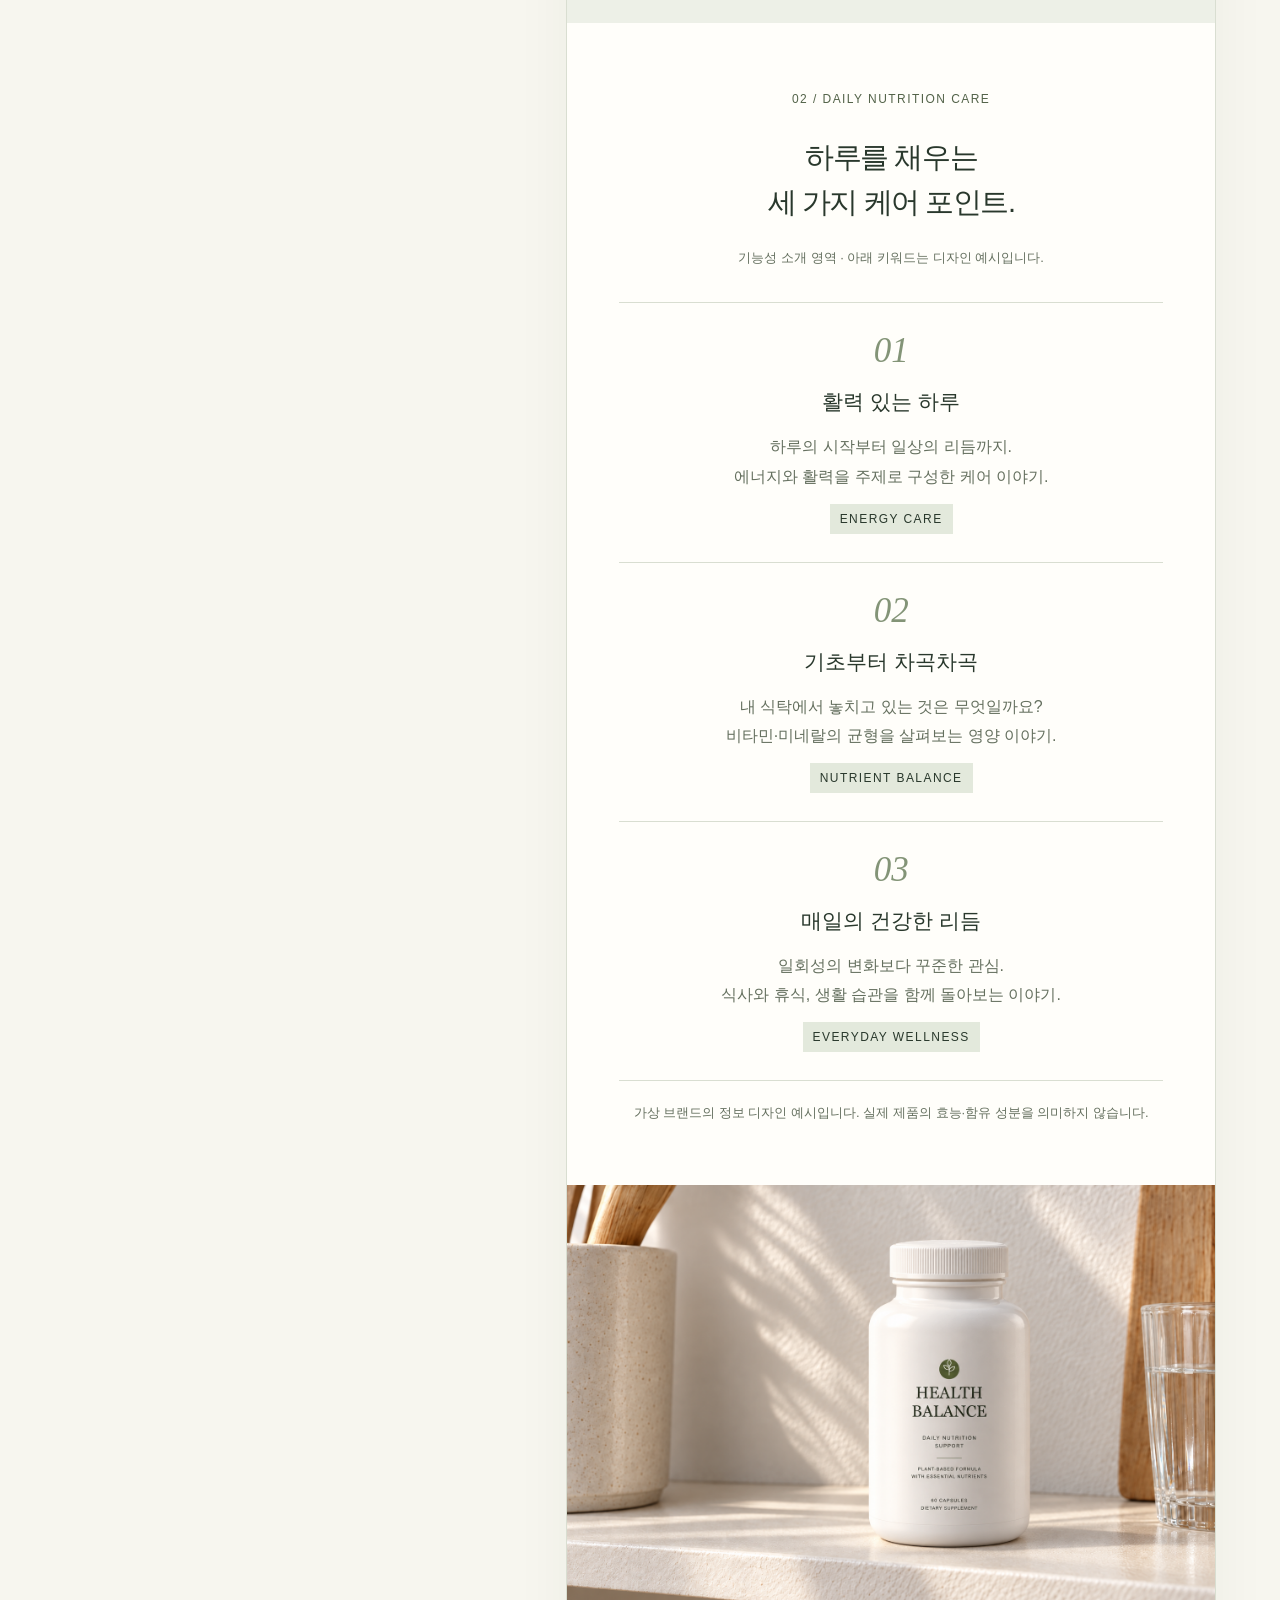
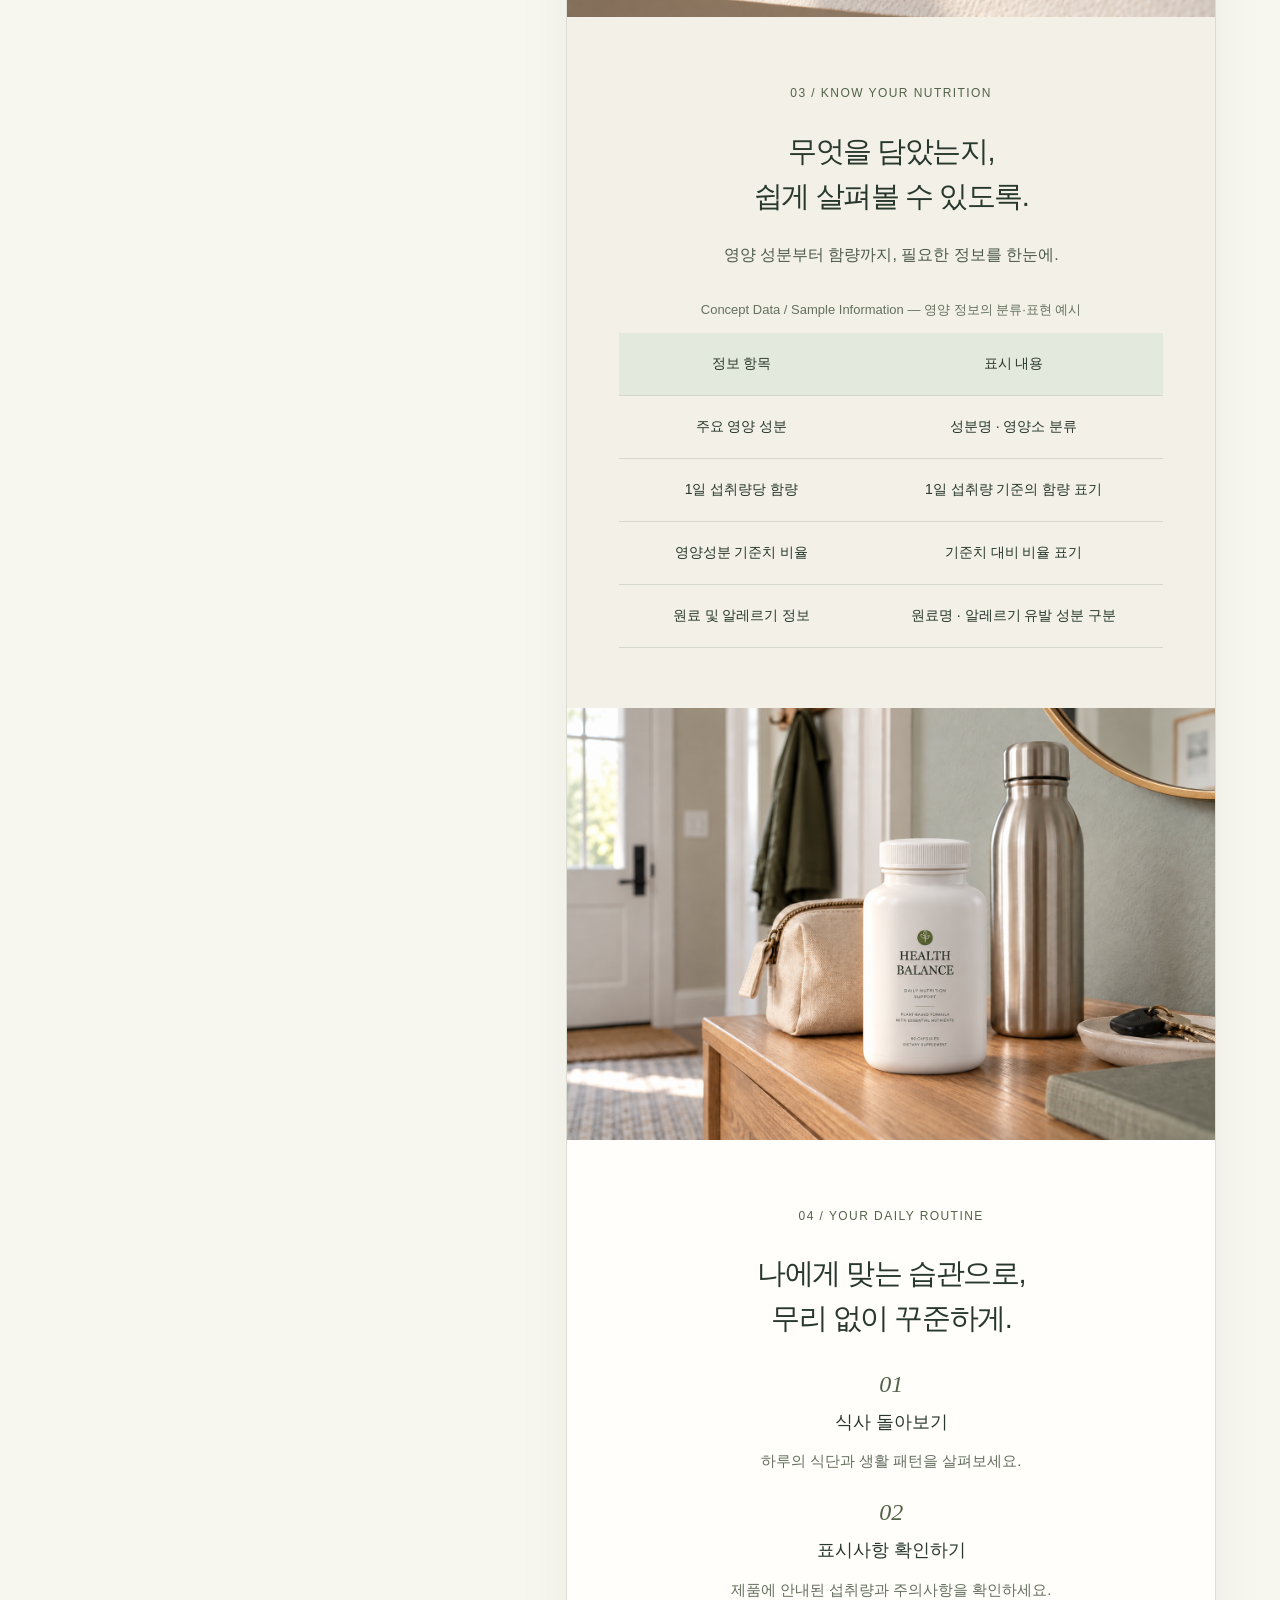
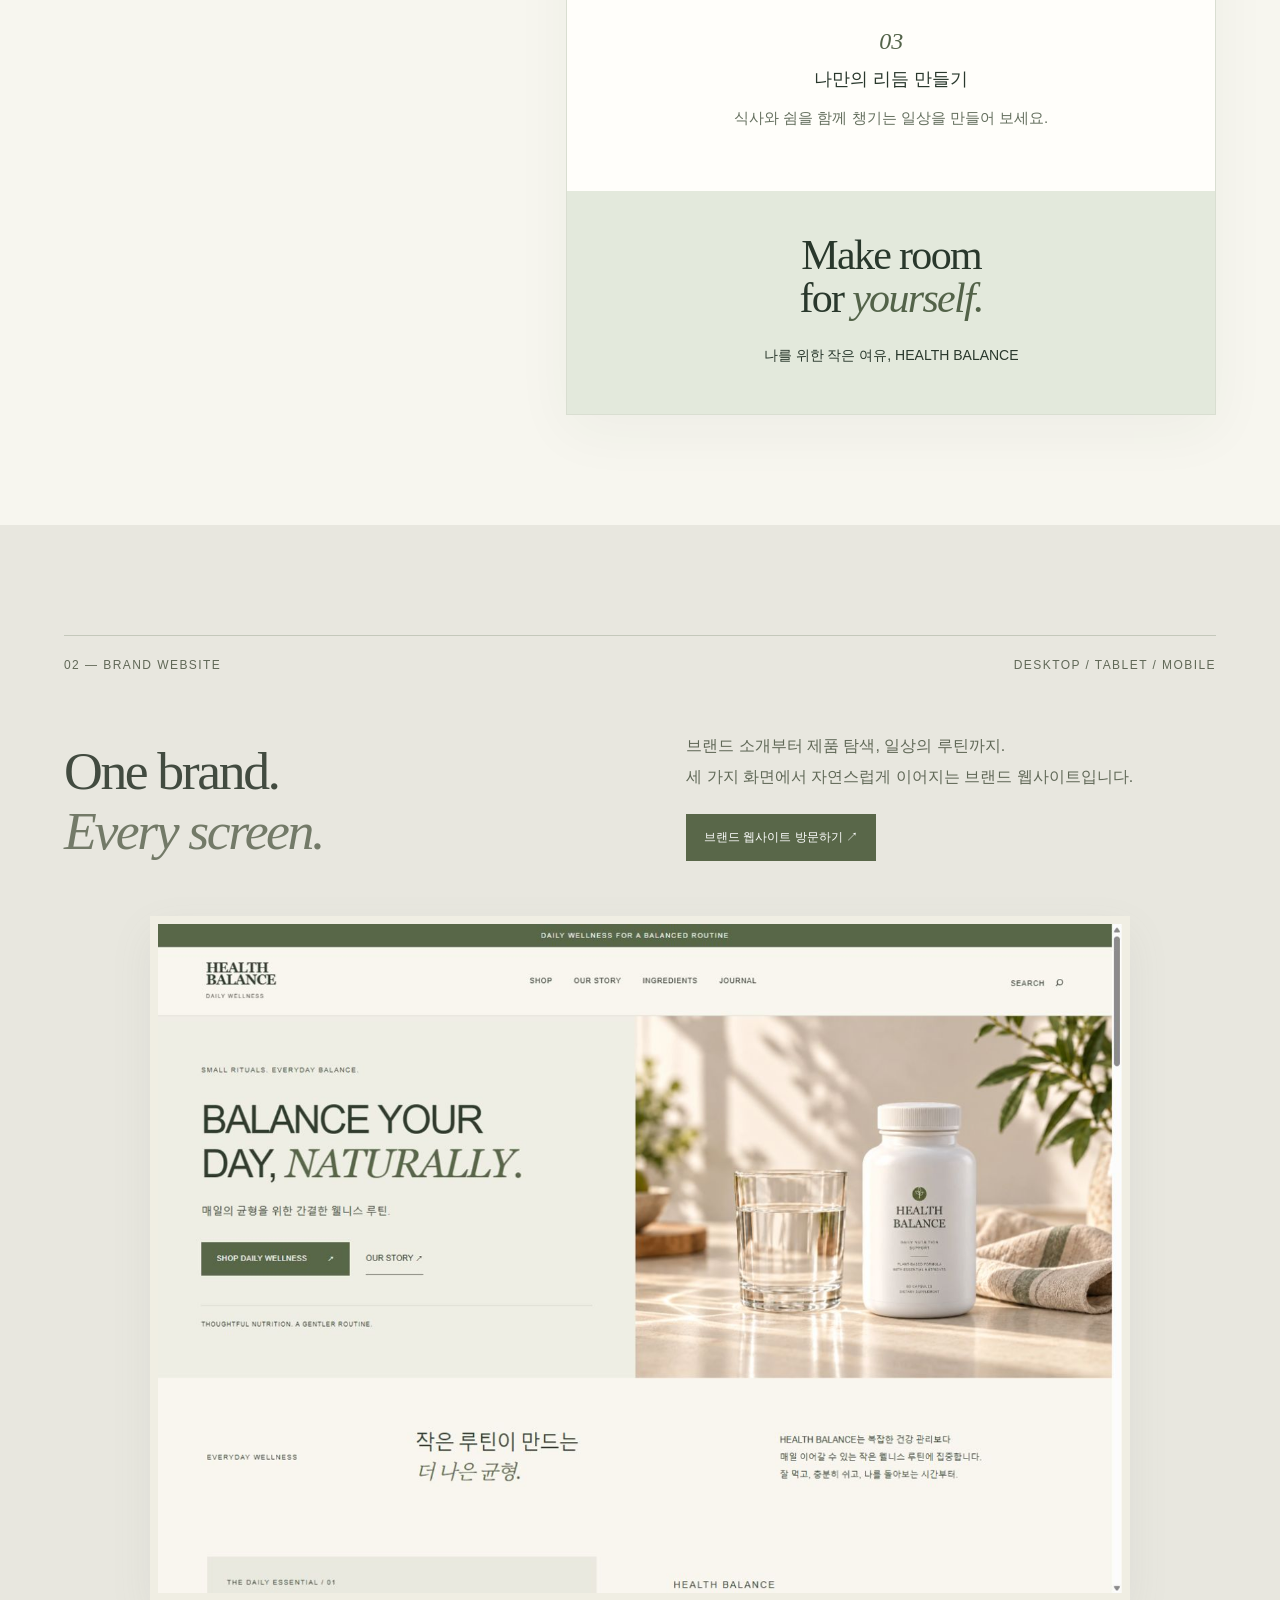
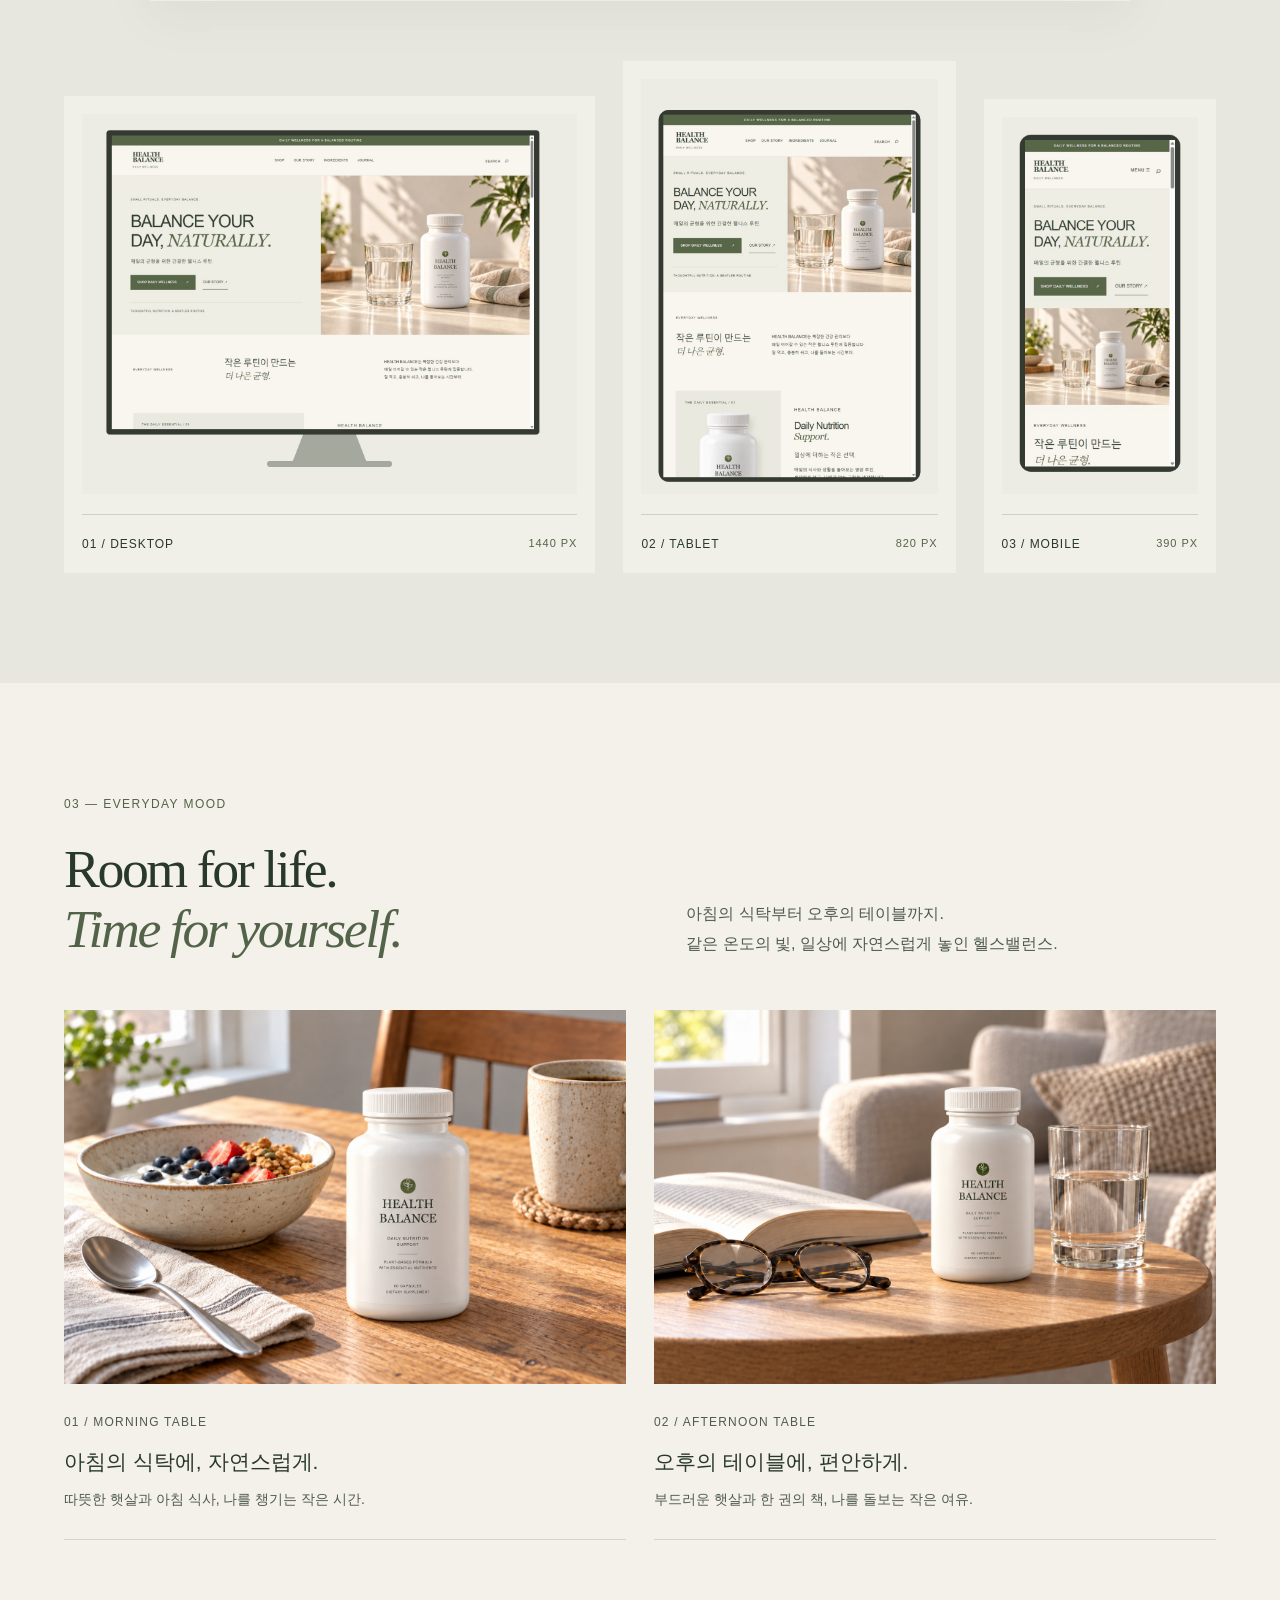
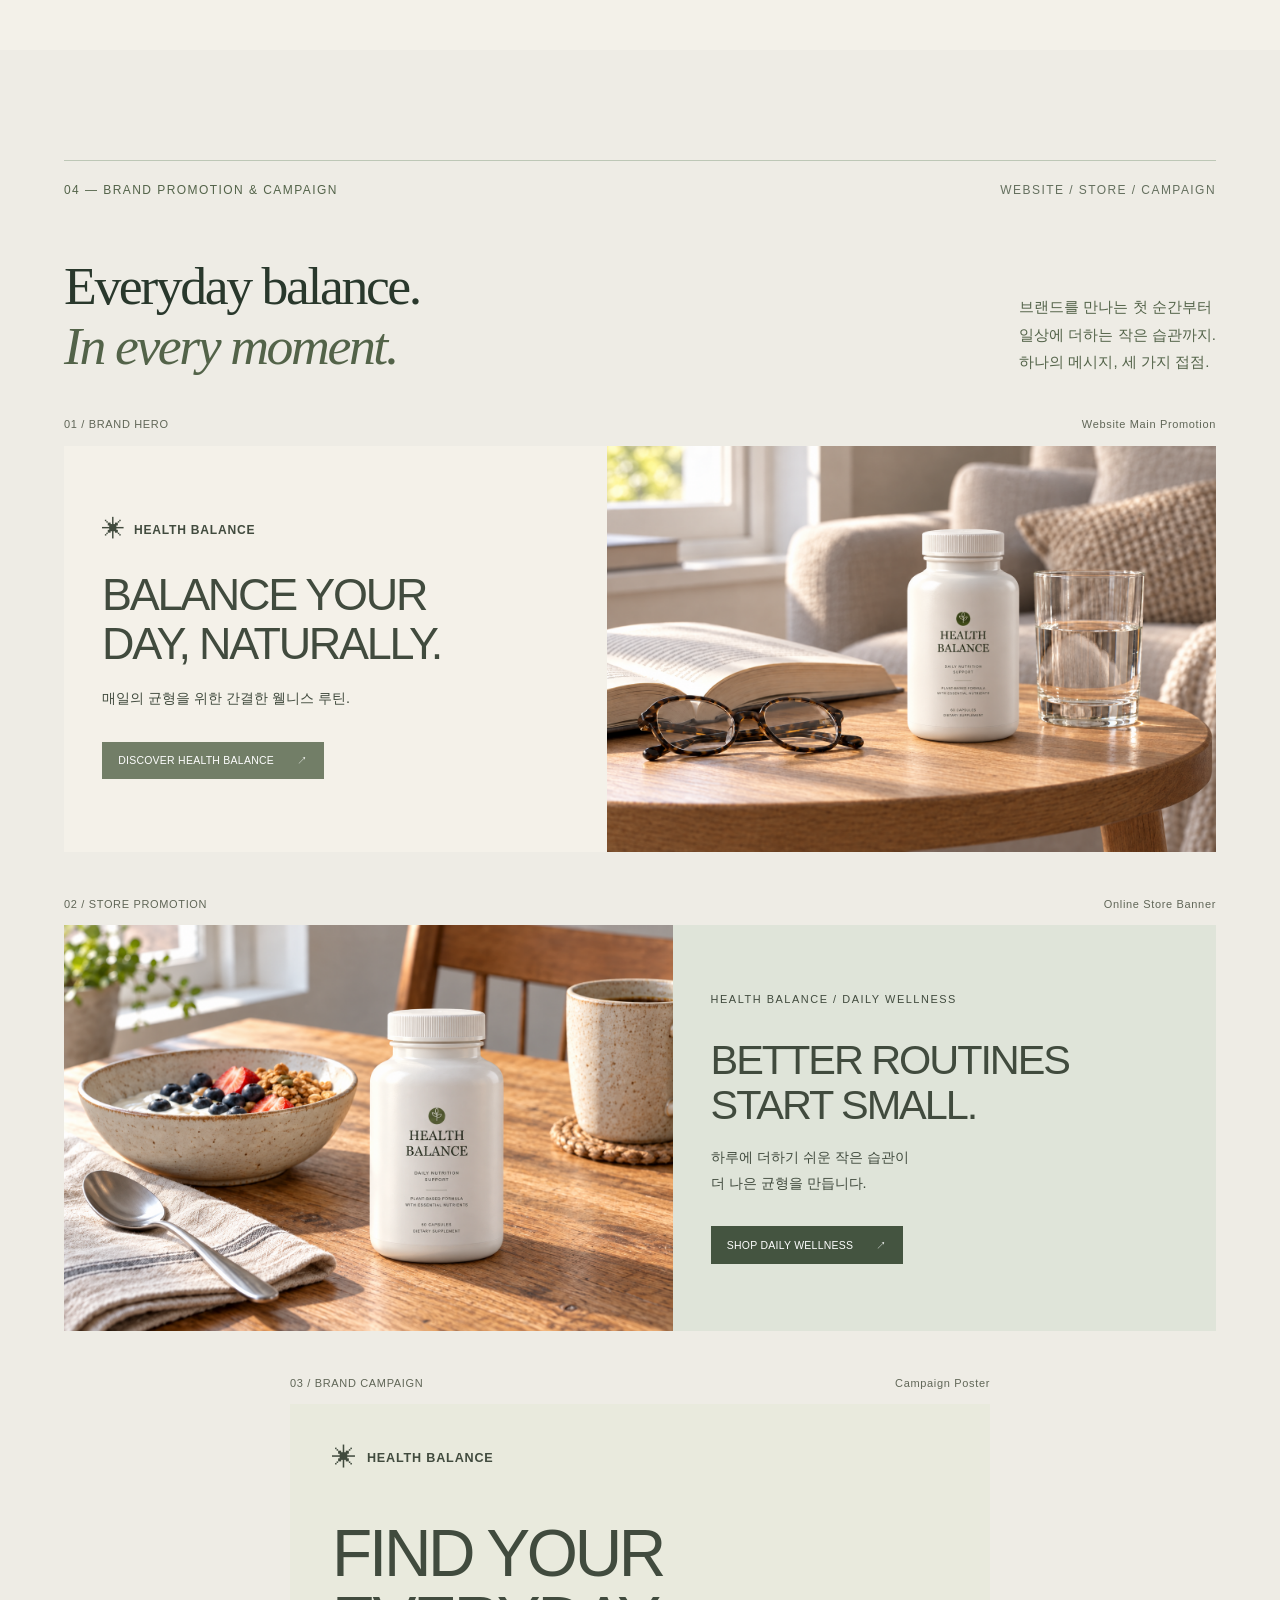
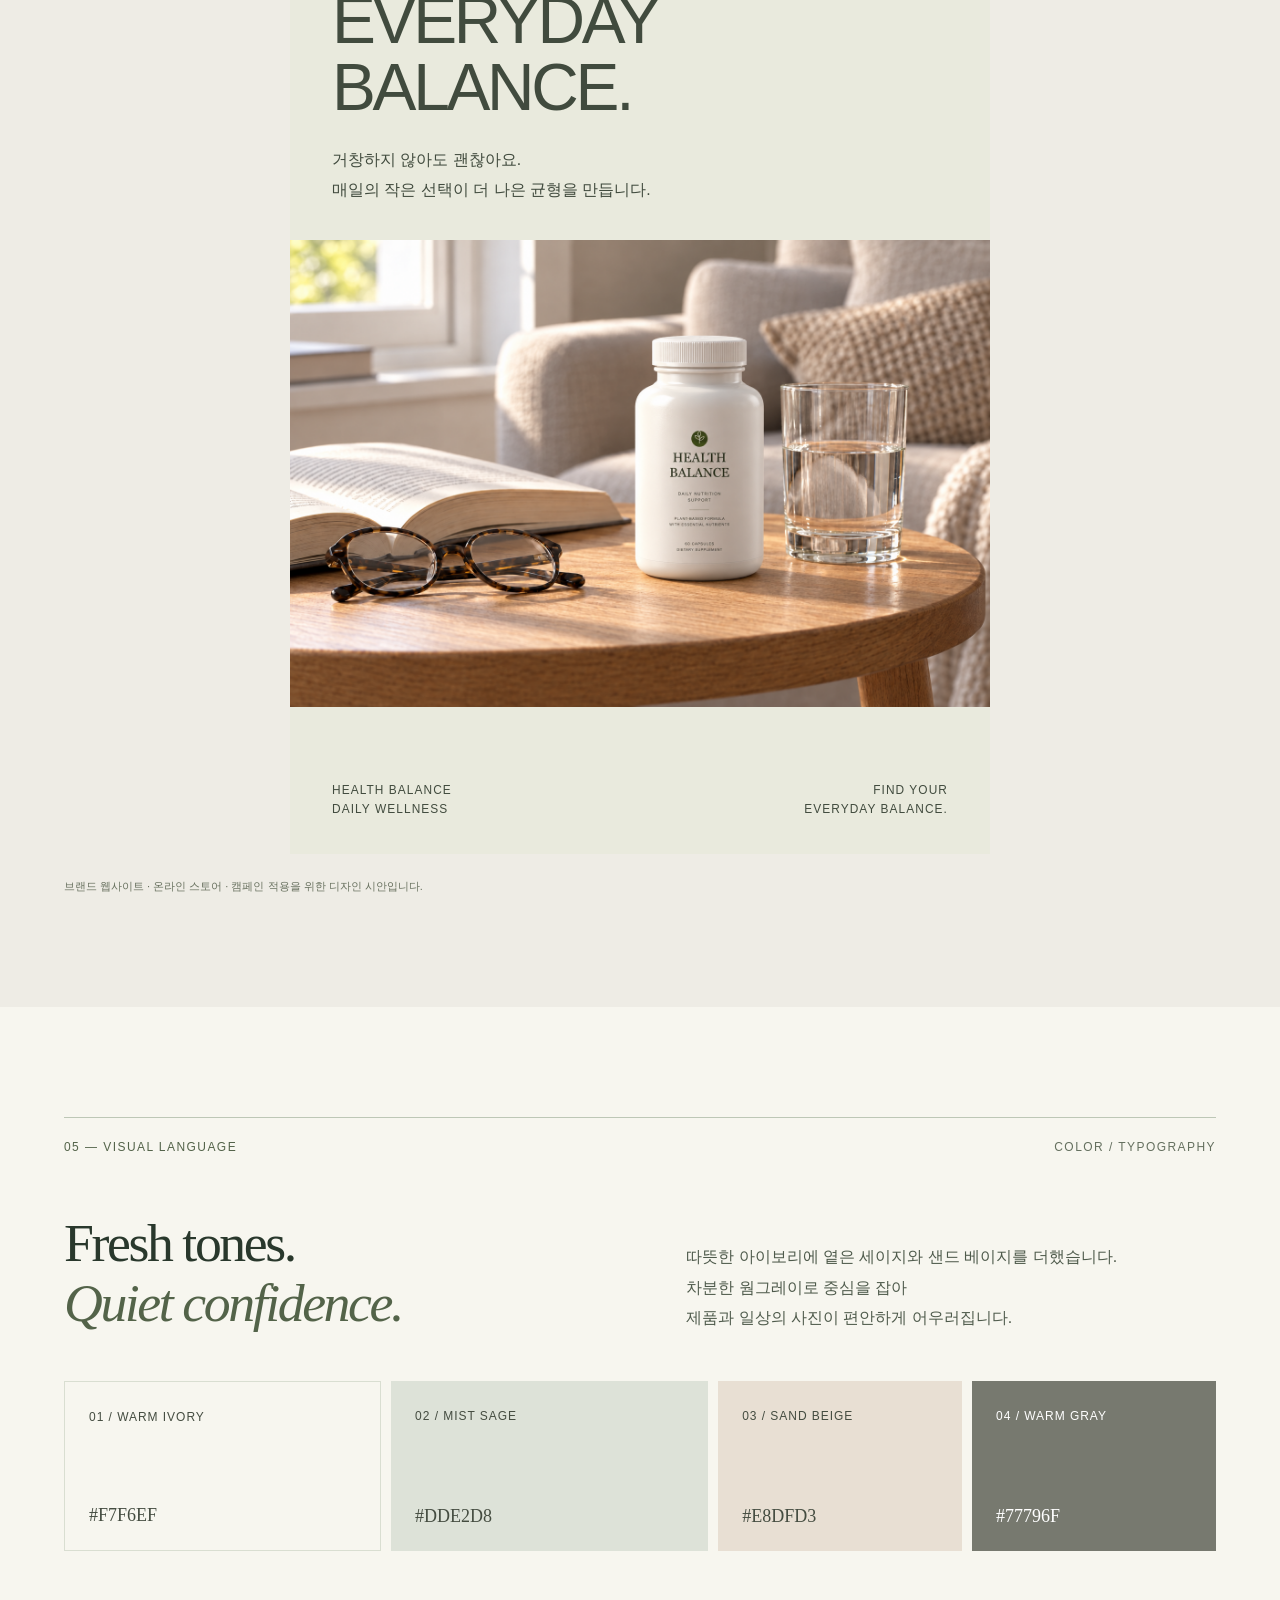
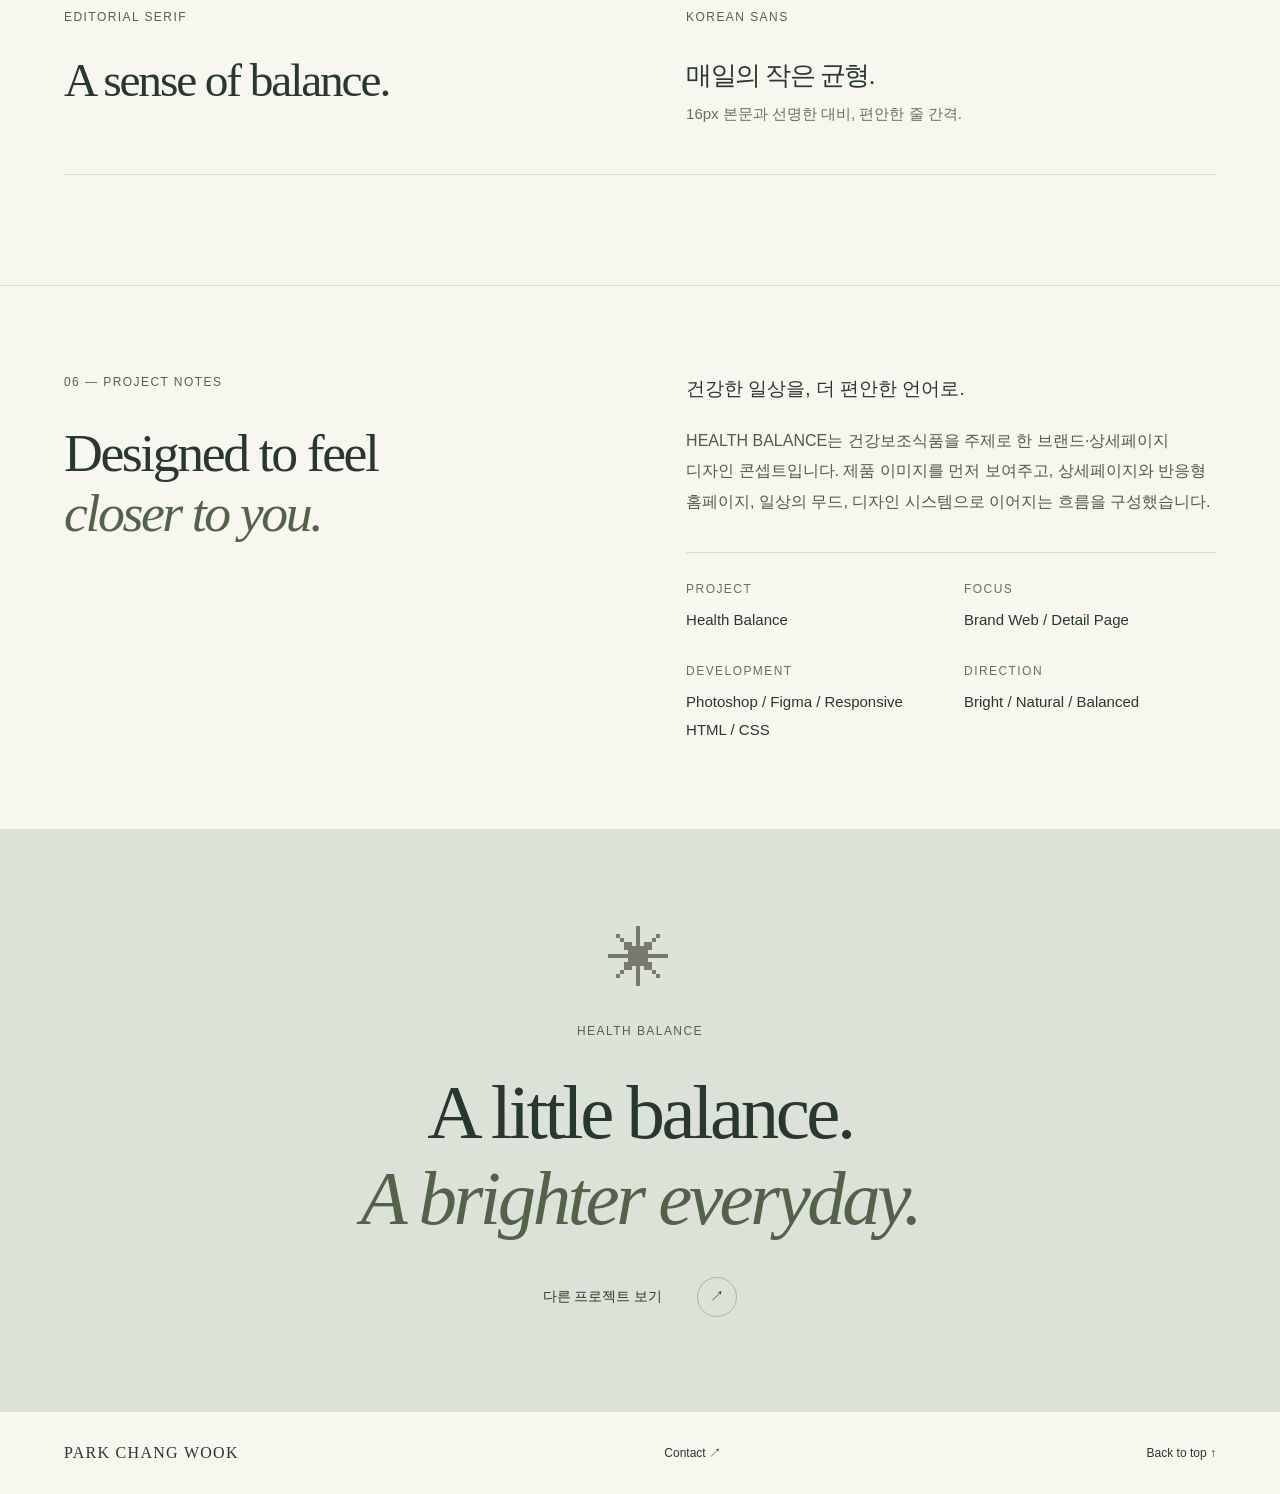
<file: project-health-balance.html>
<!doctype html>
<html lang="ko">
<head>
  <meta charset="UTF-8">
  <meta name="viewport" content="width=device-width, initial-scale=1">
  <meta name="description" content="HEALTH BALANCE — 자연스러운 일상의 균형을 담은 건강보조식품 브랜드 디자인 콘셉트.">
  <title>HEALTH BALANCE | Park Chang Wook</title>
  <link rel="stylesheet" href="health-balance-light.css">
  <link rel="stylesheet" href="readability.css">
<link rel="stylesheet" href="project-refinement.css">
  <link rel="stylesheet" href="health-balance-editorial.css">
  <link rel="stylesheet" href="health-balance-banner-display.css">
  <link rel="stylesheet" href="health-balance-promotion.css">
<link rel="stylesheet" href="project-information.css">
</head>
<body id="top">
  <a class="skip" href="#main">본문 바로가기</a>
  <header class="topbar"><a class="designer" href="index.html">PARK CHANG WOOK</a><nav aria-label="프로젝트 탐색"><a href="#detail">Detail design</a><a href="index.html#work">All projects <span aria-hidden="true">↗</span></a></nav></header>
  <main id="main">
    <section class="hero" aria-labelledby="title">
      <div class="hero-copy"><p class="hero-edition">THE EVERYDAY WELLNESS PROJECT / 02</p><h1 id="title">Health<br><em>Balance.</em></h1><div class="hero-bottom"><p class="kicker">나를 위한, 자연스러운 균형.</p><p class="muted">가볍게 시작하고, 편안하게 이어가는 일상.<br>건강한 습관을 닮은 브랜드 경험을 디자인합니다.</p><a class="round-link" href="#detail">상세페이지 살펴보기 <span aria-hidden="true">↓</span></a><div class="hero-tags"><span>Brand identity</span><span>Digital experience</span><span>Campaign</span></div></div></div>
      <figure class="hero-photo"><span class="hb-wordmark"><span class="hb-mark" aria-hidden="true">✳</span><span><b>HEALTH<br>BALANCE</b></span></span><img src="web-assets/img/health-balance-thumbnail.webp" alt="햇살과 초록 잎 사이, 밝은 석재 위에 놓인 헬스 밸런스 제품" width="1086" height="1448" fetchpriority="high"><figcaption>EVERYDAY WELLNESS, NATURALLY.</figcaption><span class="image-index" aria-hidden="true">HB / 01</span></figure>
    </section>
    <div class="hb-project-information"><dl class="project-facts"><div><dt>PROJECT TYPE</dt><dd>Personal Project · Concept Design</dd></div><div><dt>ROLE</dt><dd>Brand Web · Detail Page · Visual Design · Publishing</dd></div><div><dt>TOOLS</dt><dd>Photoshop · Figma · HTML / CSS</dd></div><div><dt>ASSET / AI USAGE</dt><dd>AI 생성·보정 제품 이미지를 사용하고 웹 레이아웃과 프로모션 그래픽을 구성했습니다.</dd></div></dl></div>
    <div class="manifesto"><span>A LITTLE CARE, EVERY DAY.</span><p>더 좋은 하루는 작은 균형에서 시작되니까.</p><span aria-hidden="true">✳</span></div>

    <nav class="hb-project-nav" aria-label="작업 모아보기"><a href="#detail">01 상세페이지</a><a href="#website">02 웹사이트</a><a href="#campaign">03 배너 & 포스터</a></nav>

    <section class="section detail-section" id="detail" aria-labelledby="detail-title">
      <div class="section-heading"><p class="eyebrow">01 — DETAIL PAGE FIRST</p><span class="small-note">HTML / CSS DESIGN CONCEPT</span></div>
      <div class="detail-layout">
        <div class="detail-intro"><h2 id="detail-title">A gentler way<br>to <em>feel balanced.</em></h2><p>제품을 처음 접하는 사용자를 위해<br>브랜드 소개 → 정보 확인 → 일상 활용 순으로 구성했습니다.<br>모바일에서는 설명과 시안을 한 열로 제공합니다.</p><ol class="flow"><li><span>01</span><div><strong>마음을 여는 첫인상</strong><p>자연광과 여백으로 부드럽게 시작합니다.</p></div></li><li><span>02</span><div><strong>쉽게 읽히는 이야기</strong><p>짧은 문장과 분명한 정보 위계를 만듭니다.</p></div></li><li><span>03</span><div><strong>일상으로 이어지는 장면</strong><p>제품과 생활의 자연스러운 연결을 담습니다.</p></div></li></ol><p class="concept-note">아래 구성과 문구는 포트폴리오용 디자인 콘셉트입니다.</p></div>
        <div class="detail-preview" aria-label="헬스 밸런스 상세페이지 디자인 시안">
          <div class="preview-brand"><span>HEALTH BALANCE</span><span aria-hidden="true">✳</span></div>
          <div class="preview-cover"><div><span class="eyebrow">YOUR DAILY MOMENT</span><h3>하루의 시작에,<br>나를 위한 균형.</h3><p>A small moment. A better everyday.</p></div><img src="web-assets/img/scenes/water.webp" alt="투명한 물컵 옆에 나란히 놓인 헬스 밸런스 제품" width="1536" height="1024" loading="lazy" decoding="async"></div>
          <div class="preview-story"><span class="eyebrow">LESS RUSH. MORE BALANCE.</span><h3>바쁜 하루에도<br>나를 돌보는 마음은 가볍게.</h3><p>익숙한 공간에 놓인 작은 습관.<br>HEALTH BALANCE가 제안하는 일상의 장면입니다.</p><div class="values"><div><span aria-hidden="true">☀</span><strong>Bright</strong><small>산뜻한 시작</small></div><div><span aria-hidden="true">◯</span><strong>Simple</strong><small>간결한 경험</small></div><div><span aria-hidden="true">✳</span><strong>Balanced</strong><small>편안한 균형</small></div></div></div>
          <section class="nutrition-block"><span class="eyebrow">01 / FIND YOUR BALANCE</span><h3>많이보다, 골고루.<br>나에게 맞는 영양의 균형.</h3><p>하나의 성분보다 전체의 조화를 생각합니다.<br>매일의 식사와 생활을 살피는 것부터 시작해 보세요.</p><div class="balance-orbit" aria-label="식사, 영양, 생활의 조화"><span>식사<br><small>FOOD</small></span><span>영양<br><small>NUTRITION</small></span><span>생활<br><small>ROUTINE</small></span></div><p class="nutrition-caption">잘 먹고, 충분히 쉬고, 필요한 부분을 살피는 일.</p></section>
          <section class="benefits-block"><span class="eyebrow">02 / DAILY NUTRITION CARE</span><h3>하루를 채우는<br>세 가지 케어 포인트.</h3><p class="sample-label">기능성 소개 영역 · 아래 키워드는 디자인 예시입니다.</p><article><span class="benefit-number">01</span><div><h4>활력 있는 하루</h4><p>하루의 시작부터 일상의 리듬까지.<br>에너지와 활력을 주제로 구성한 케어 이야기.</p><span class="benefit-tag">ENERGY CARE</span></div></article><article><span class="benefit-number">02</span><div><h4>기초부터 차곡차곡</h4><p>내 식탁에서 놓치고 있는 것은 무엇일까요?<br>비타민·미네랄의 균형을 살펴보는 영양 이야기.</p><span class="benefit-tag">NUTRIENT BALANCE</span></div></article><article><span class="benefit-number">03</span><div><h4>매일의 건강한 리듬</h4><p>일회성의 변화보다 꾸준한 관심.<br>식사와 휴식, 생활 습관을 함께 돌아보는 이야기.</p><span class="benefit-tag">EVERYDAY WELLNESS</span></div></article><p class="sample-note">가상 브랜드의 정보 디자인 예시입니다. 실제 제품의 효능·함유 성분을 의미하지 않습니다.</p></section>
          <figure class="detail-context-photo"><img src="web-assets/img/scenes/label-v4.webp" alt="패키지와 라벨이 선명하게 보이는 헬스 밸런스 제품" width="1536" height="1024" loading="lazy" decoding="async"></figure><section class="nutrition-table"><span class="eyebrow">03 / KNOW YOUR NUTRITION</span><h3>무엇을 담았는지,<br>쉽게 살펴볼 수 있도록.</h3><p>영양 성분부터 함량까지, 필요한 정보를 한눈에.</p><table><caption>Concept Data / Sample Information — 영양 정보의 분류·표현 예시</caption><thead><tr><th scope="col">정보 항목</th><th scope="col">표시 내용</th></tr></thead><tbody><tr><th scope="row">주요 영양 성분</th><td>성분명 · 영양소 분류</td></tr><tr><th scope="row">1일 섭취량당 함량</th><td>1일 섭취량 기준의 함량 표기</td></tr><tr><th scope="row">영양성분 기준치 비율</th><td>기준치 대비 비율 표기</td></tr><tr><th scope="row">원료 및 알레르기 정보</th><td>원료명 · 알레르기 유발 성분 구분</td></tr></tbody></table></section>
          <figure class="detail-context-photo"><img src="web-assets/img/scenes/routine-v4.webp" alt="외출 준비 소품과 함께 놓인 헬스 밸런스 제품" width="1536" height="1024" loading="lazy" decoding="async"></figure><section class="daily-guide"><span class="eyebrow">04 / YOUR DAILY ROUTINE</span><h3>나에게 맞는 습관으로,<br>무리 없이 꾸준하게.</h3><div><article><span>01</span><h4>식사 돌아보기</h4><p>하루의 식단과 생활 패턴을 살펴보세요.</p></article><article><span>02</span><h4>표시사항 확인하기</h4><p>제품에 안내된 섭취량과 주의사항을 확인하세요.</p></article><article><span>03</span><h4>나만의 리듬 만들기</h4><p>식사와 쉼을 함께 챙기는 일상을 만들어 보세요.</p></article></div></section>
          <div class="preview-end"><span>Make room<br>for <em>yourself.</em></span><p>나를 위한 작은 여유, HEALTH BALANCE</p></div>
        </div>
      </div>
    </section>

    <section class="section website-section" id="website" aria-labelledby="website-title"><div class="section-heading"><p class="eyebrow">02 — BRAND WEBSITE</p><span class="small-note">DESKTOP / TABLET / MOBILE</span></div><div class="heading-grid"><h2 id="website-title">One brand.<br><em>Every screen.</em></h2><div><p>브랜드 소개부터 제품 탐색, 일상의 루틴까지.<br>세 가지 화면에서 자연스럽게 이어지는 브랜드 웹사이트입니다.<br><a class="hb-site-link" href="health-balance.html">브랜드 웹사이트 방문하기 ↗</a></p></div></div><figure class="homepage-shot"><img src="web-assets/img/health-balance/home-desktop.webp" alt="헬스 밸런스 홈페이지 데스크톱 메인 화면" width="1440" height="1000" loading="lazy"></figure><div class="device-gallery"><figure class="desktop-mockup"><img src="web-assets/img/health-balance/mockup-desktop.webp" alt="데스크톱 모니터에 적용한 헬스 밸런스 홈페이지 목업" width="1500" height="1150" loading="lazy"><figcaption>01 / DESKTOP <span>1440 PX</span></figcaption></figure><figure><img src="web-assets/img/health-balance/mockup-tablet.webp" alt="태블릿에 적용한 헬스 밸런스 홈페이지 목업" width="1000" height="1400" loading="lazy"><figcaption>02 / TABLET <span>820 PX</span></figcaption></figure><figure><img src="web-assets/img/health-balance/mockup-mobile.webp" alt="모바일에 적용한 헬스 밸런스 홈페이지 목업" width="600" height="1150" loading="lazy"><figcaption>03 / MOBILE <span>390 PX</span></figcaption></figure></div></section>
    <section class="section everyday-section"><div class="heading-grid"><div><p class="eyebrow">03 — EVERYDAY MOOD</p><h2>Room for life.<br><em>Time for yourself.</em></h2></div><p>아침의 식탁부터 오후의 테이블까지.<br>같은 온도의 빛, 일상에 자연스럽게 놓인 헬스밸런스.</p></div><div class="everyday-grid"><figure><img src="web-assets/img/scenes/breakfast-v4.webp" alt="아침 식탁 위 시리얼과 함께 놓인 헬스 밸런스 제품" width="1536" height="1024" loading="lazy" decoding="async"><figcaption><span>01 / MORNING TABLE</span><h3>아침의 식탁에, 자연스럽게.</h3><p>따뜻한 햇살과 아침 식사, 나를 챙기는 작은 시간.</p></figcaption></figure><figure><img src="web-assets/img/scenes/reading-v4.webp" alt="책과 물컵 옆 사이드 테이블에 놓인 헬스 밸런스 제품" width="1536" height="1024" loading="lazy" decoding="async"><figcaption><span>02 / AFTERNOON TABLE</span><h3>오후의 테이블에, 편안하게.</h3><p>부드러운 햇살과 한 권의 책, 나를 돌보는 작은 여유.</p></figcaption></figure></div></section>
    <section class="section campaign-section" id="campaign" aria-labelledby="campaign-title">
        <div class="section-heading"><p class="eyebrow">04 — BRAND PROMOTION &amp; CAMPAIGN</p><span class="small-note">WEBSITE / STORE / CAMPAIGN</span></div>
        <div class="events-heading"><h2 id="campaign-title">Everyday balance.<br><em>In every moment.</em></h2><p class="campaign-intro">브랜드를 만나는 첫 순간부터<br>일상에 더하는 작은 습관까지.<br>하나의 메시지, 세 가지 접점.</p></div>
        <div class="hb-promo-list">
          <figure class="hb-promo-work">
            <figcaption class="hb-promo-caption"><span>01 / BRAND HERO</span><span>Website Main Promotion</span></figcaption>
            <div class="hb-banner-viewport" id="hb-banner-view-1" tabindex="0" aria-label="브랜드 히어로 배너 확대 보기 영역">
              <article class="hb-promo-art" aria-label="브랜드 메인 히어로 배너">
                <div class="hb-promo-inner">
                  <div class="hb-promo-copy"><div class="hb-promo-logo"><i aria-hidden="true">✳</i> HEALTH BALANCE</div><h3>BALANCE YOUR<br>DAY, NATURALLY.</h3><p>매일의 균형을 위한 간결한 웰니스 루틴.</p><span class="hb-promo-cta">DISCOVER HEALTH BALANCE <span aria-hidden="true">↗</span></span></div>
                  <img class="hb-promo-photo" src="web-assets/img/scenes/reading-v4.webp" width="1536" height="1024" loading="lazy" alt="자연광이 드는 테이블 위 책과 물 한 잔, 헬스 밸런스 제품">
                </div>
              </article>
            </div>
            <button type="button" class="hb-banner-zoom" aria-controls="hb-banner-view-1" aria-pressed="false">배너 크게 보기 +</button>
          </figure>
          <figure class="hb-promo-work">
            <figcaption class="hb-promo-caption"><span>02 / STORE PROMOTION</span><span>Online Store Banner</span></figcaption>
            <div class="hb-banner-viewport" id="hb-banner-view-2" tabindex="0" aria-label="스토어 프로모션 배너 확대 보기 영역">
              <article class="hb-promo-art hb-promo-store" aria-label="데일리 웰니스 스토어 프로모션 배너">
                <div class="hb-promo-inner">
                  <img class="hb-promo-photo" src="web-assets/img/scenes/breakfast-v4.webp" width="1536" height="1024" loading="lazy" alt="아침 식사 옆에 놓인 헬스 밸런스 제품">
                  <div class="hb-promo-copy"><span class="hb-promo-kicker">HEALTH BALANCE / DAILY WELLNESS</span><h3>BETTER ROUTINES<br>START SMALL.</h3><p>하루에 더하기 쉬운 작은 습관이<br>더 나은 균형을 만듭니다.</p><span class="hb-promo-cta">SHOP DAILY WELLNESS <span aria-hidden="true">↗</span></span></div>
                </div>
              </article>
            </div>
            <button type="button" class="hb-banner-zoom" aria-controls="hb-banner-view-2" aria-pressed="false">배너 크게 보기 +</button>
          </figure>
          <figure class="hb-promo-work hb-promo-poster-work">
            <figcaption class="hb-promo-caption"><span>03 / BRAND CAMPAIGN</span><span>Campaign Poster</span></figcaption>
            <article class="hb-promo-art hb-promo-poster" aria-label="일상의 균형 브랜드 캠페인 포스터">
              <div class="hb-promo-poster-inner">
                <div class="hb-promo-poster-head"><div class="hb-promo-logo"><i aria-hidden="true">✳</i> HEALTH BALANCE</div><h3>FIND YOUR<br>EVERYDAY<br>BALANCE.</h3><p>거창하지 않아도 괜찮아요.<br>매일의 작은 선택이 더 나은 균형을 만듭니다.</p></div>
                <img class="hb-promo-photo" src="web-assets/img/scenes/reading-v4.webp" width="1536" height="1024" loading="lazy" alt="책과 물, 헬스 밸런스 제품이 놓인 여유로운 일상 공간">
                <div class="hb-promo-poster-foot"><span>HEALTH BALANCE<br>DAILY WELLNESS</span><span>FIND YOUR<br>EVERYDAY BALANCE.</span></div>
              </div>
            </article>
          </figure>
        </div>
        <p class="hb-promo-note">브랜드 웹사이트 · 온라인 스토어 · 캠페인 적용을 위한 디자인 시안입니다.</p>
      </section>

    <section class="section direction" aria-labelledby="direction-title"><div class="section-heading"><p class="eyebrow">05 — VISUAL LANGUAGE</p><span class="small-note">COLOR / TYPOGRAPHY</span></div><div class="heading-grid"><h2 id="direction-title">Fresh tones.<br><em>Quiet confidence.</em></h2><p>따뜻한 아이보리에 옅은 세이지와 샌드 베이지를 더했습니다.<br>차분한 웜그레이로 중심을 잡아<br>제품과 일상의 사진이 편안하게 어우러집니다.</p></div><div class="palette"><div class="swatch ivory"><span>01 / WARM IVORY</span><strong>#F7F6EF</strong></div><div class="swatch sage"><span>02 / MIST SAGE</span><strong>#DDE2D8</strong></div><div class="swatch olive"><span>03 / SAND BEIGE</span><strong>#E8DFD3</strong></div><div class="swatch ink"><span>04 / WARM GRAY</span><strong>#77796F</strong></div></div><div class="type-row"><div><span class="eyebrow">EDITORIAL SERIF</span><p class="type-serif">A sense of balance.</p></div><div><span class="eyebrow">KOREAN SANS</span><p class="type-korean">매일의 작은 균형.</p><span class="type-caption">16px 본문과 선명한 대비, 편안한 줄 간격.</span></div></div></section>

    <section class="section overview" aria-labelledby="overview-title"><div><p class="eyebrow">06 — PROJECT NOTES</p><h2 id="overview-title">Designed to feel<br><em>closer to you.</em></h2></div><div><p class="overview-lead">건강한 일상을, 더 편안한 언어로.</p><p>HEALTH BALANCE는 건강보조식품을 주제로 한 브랜드·상세페이지 디자인 콘셉트입니다. 제품 이미지를 먼저 보여주고, 상세페이지와 반응형 홈페이지, 일상의 무드, 디자인 시스템으로 이어지는 흐름을 구성했습니다.</p><dl><div><dt>PROJECT</dt><dd>Health Balance</dd></div><div><dt>FOCUS</dt><dd>Brand Web / Detail Page</dd></div><div><dt>DEVELOPMENT</dt><dd>Photoshop / Figma / Responsive HTML / CSS</dd></div><div><dt>DIRECTION</dt><dd>Bright / Natural / Balanced</dd></div></dl></div></section>
    <section class="closing"><p class="eyebrow">HEALTH BALANCE</p><h2>A little balance.<br><em>A brighter everyday.</em></h2><a class="round-link" href="index.html#work">다른 프로젝트 보기 <span aria-hidden="true">↗</span></a></section>
  </main>
  <footer><a class="designer" href="index.html">PARK CHANG WOOK</a><a href="index.html#contact">Contact ↗</a><a href="#top">Back to top ↑</a></footer>
  <script src="health-balance-banner-display.js"></script>
</body>
</html>
</file>
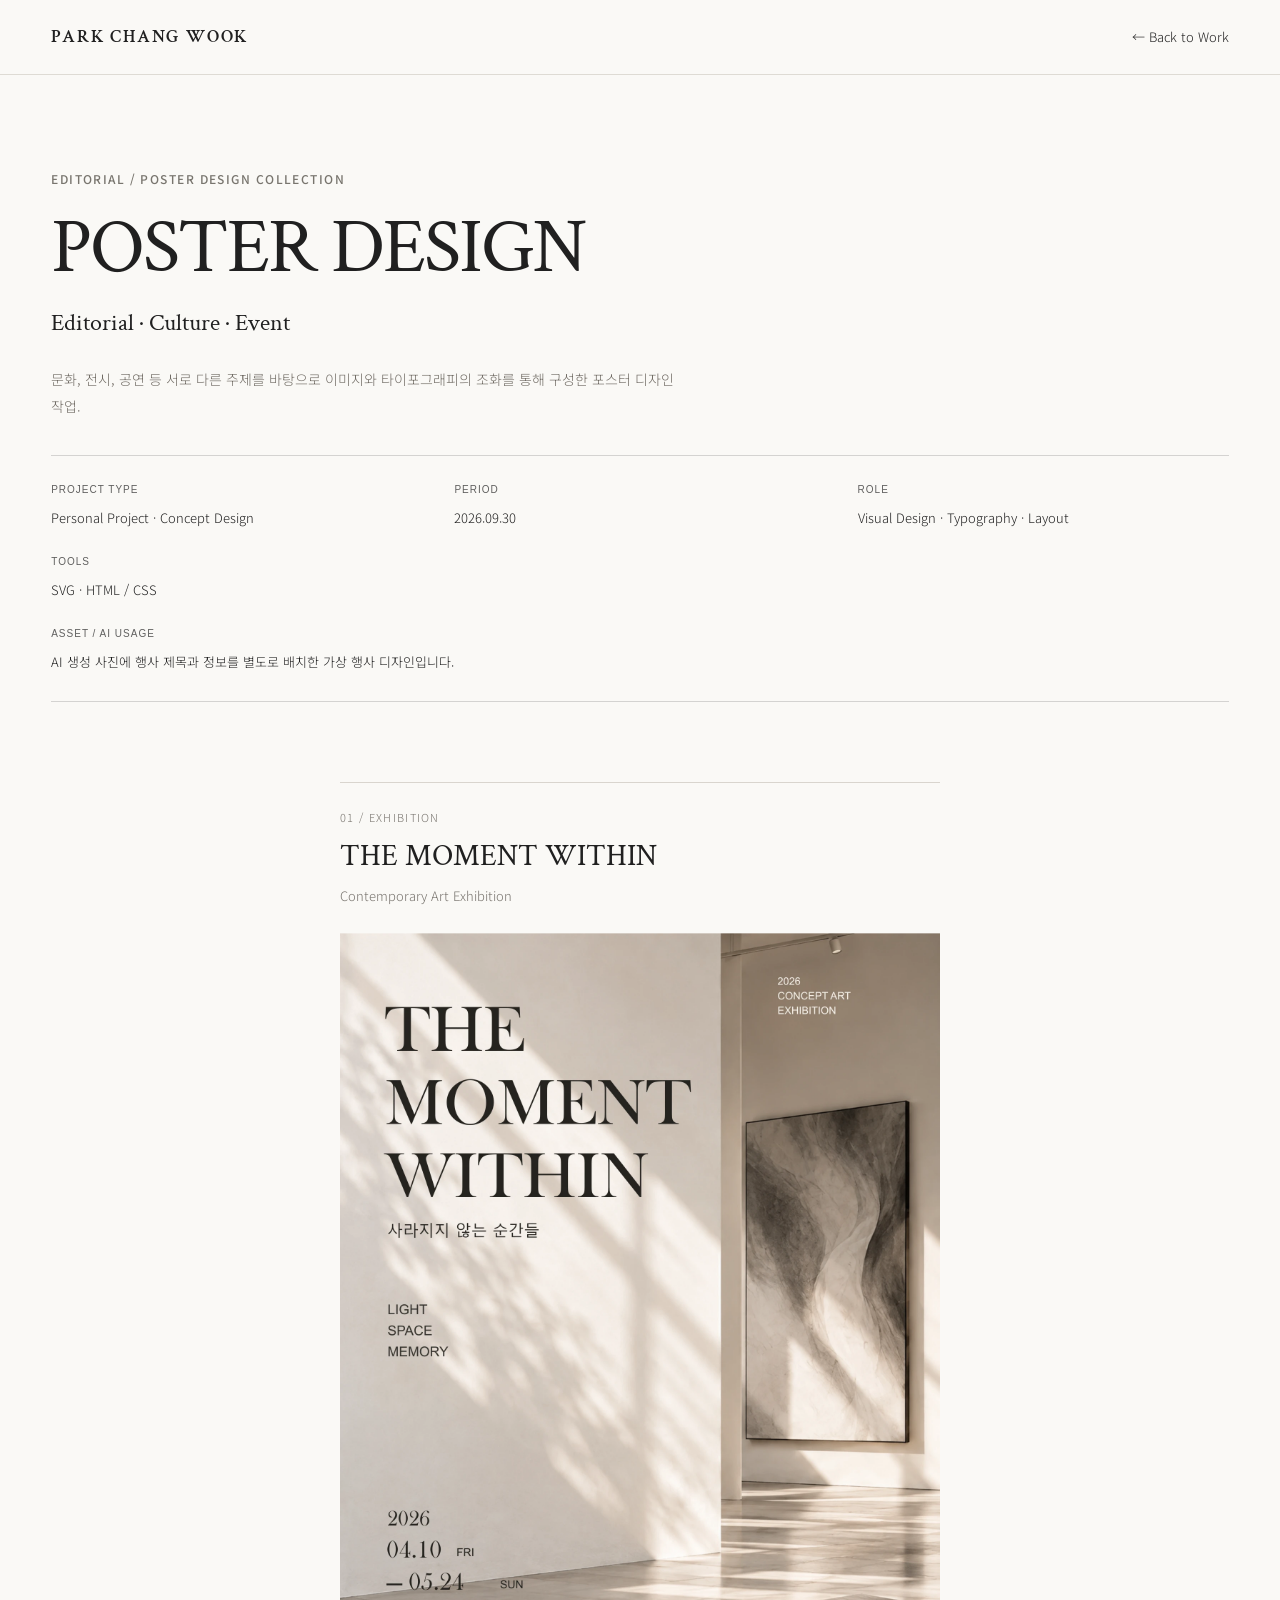
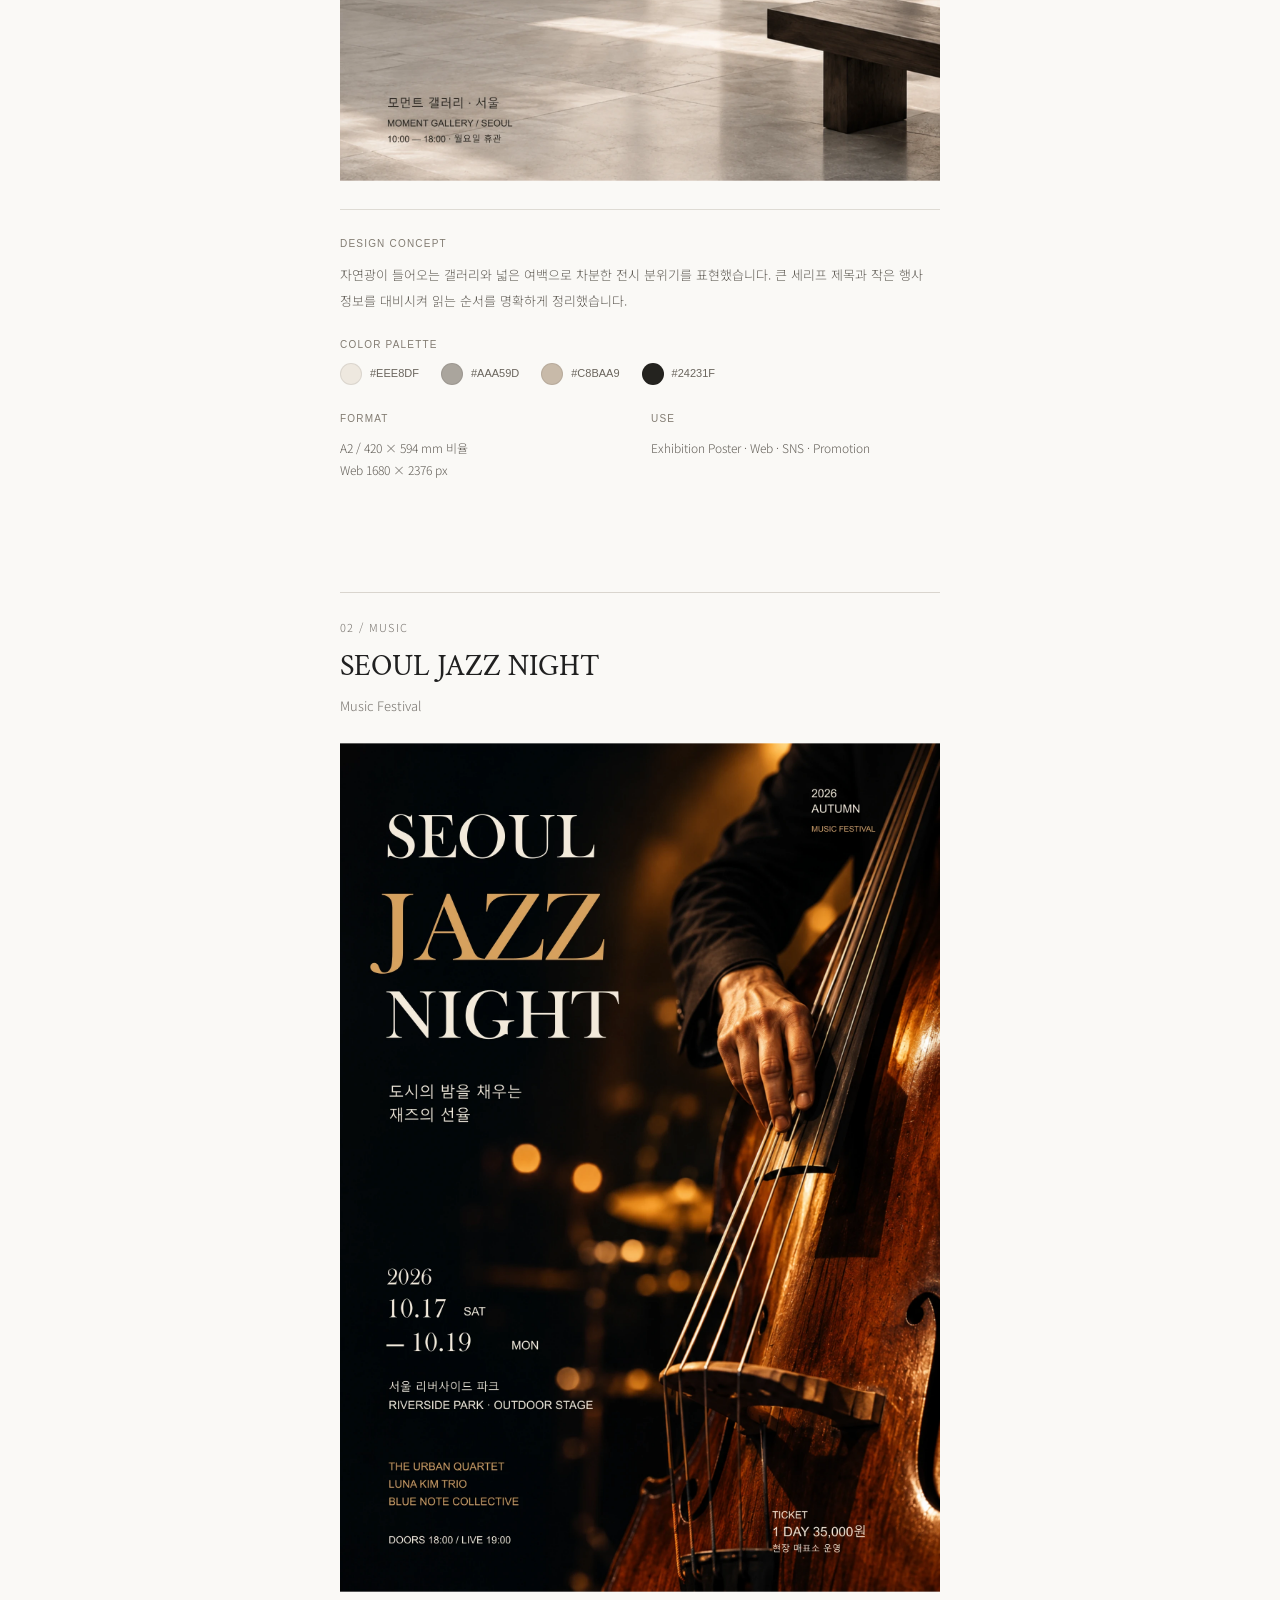
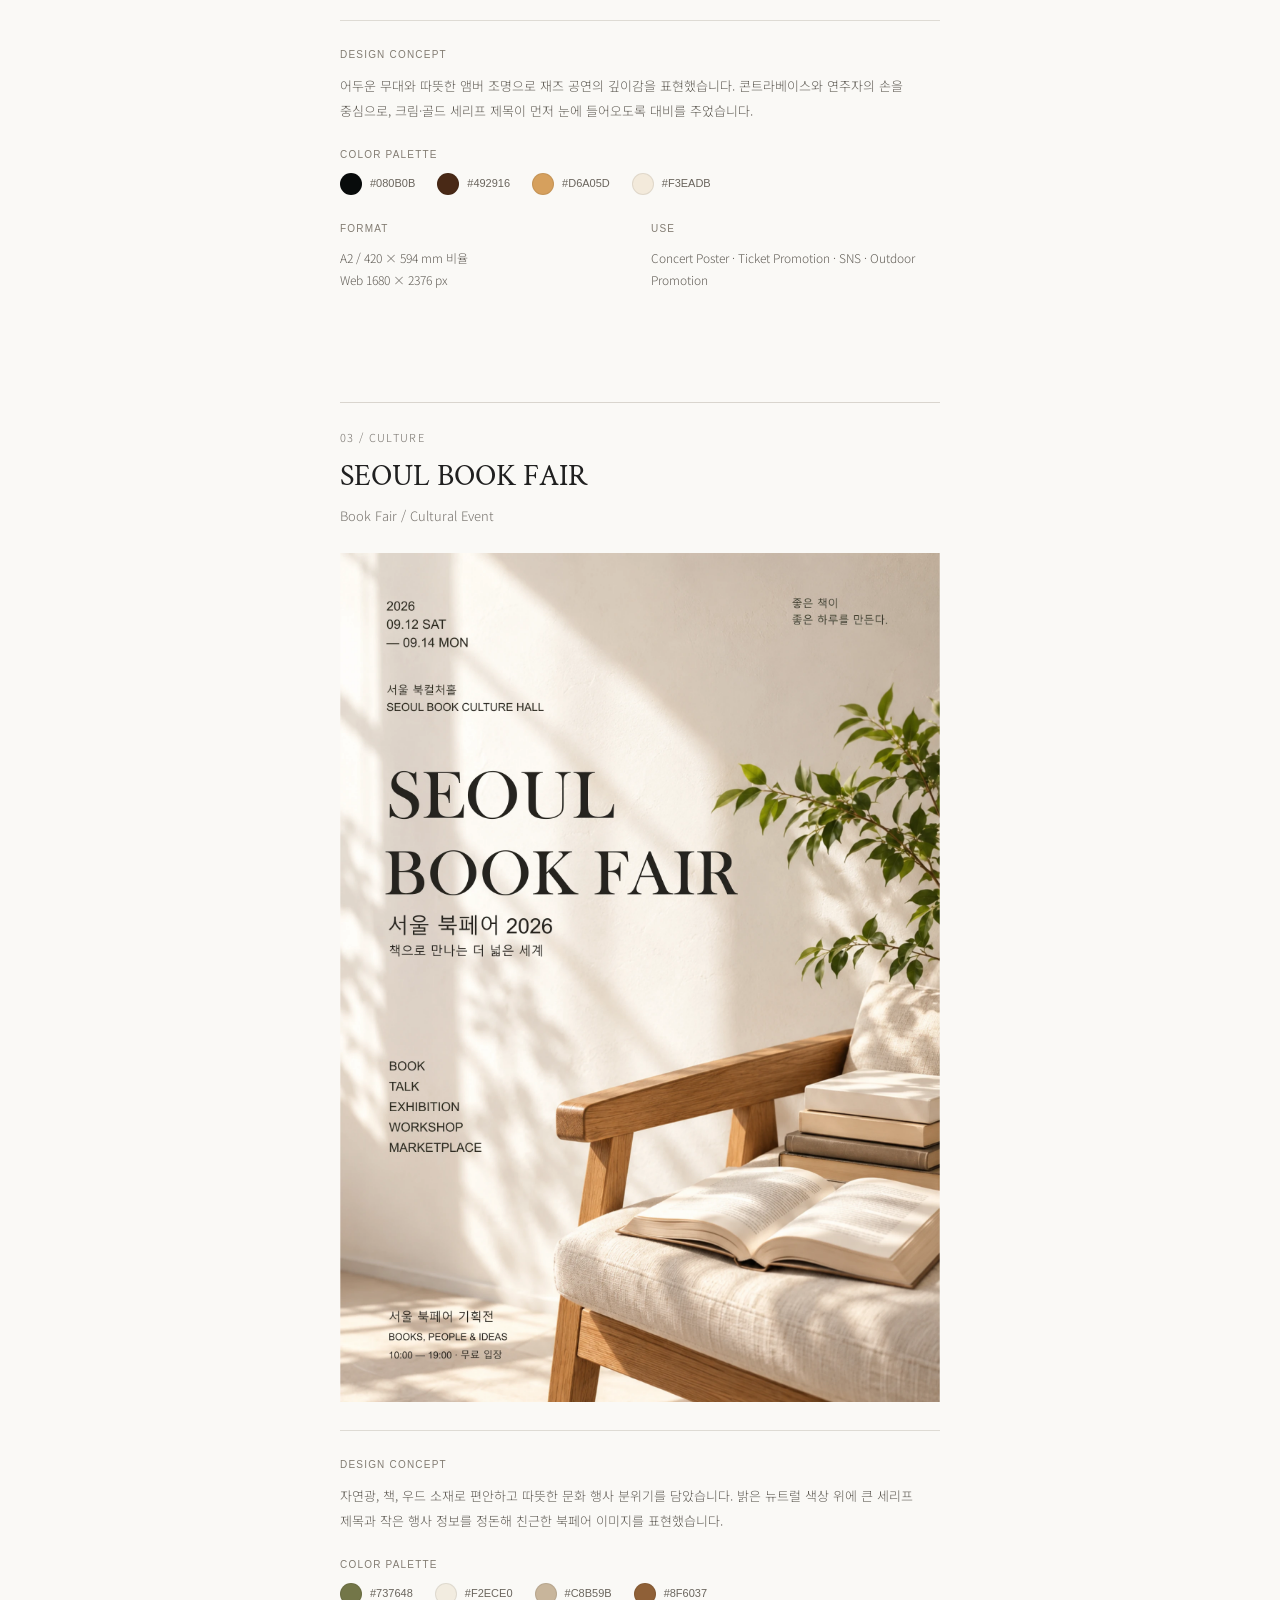
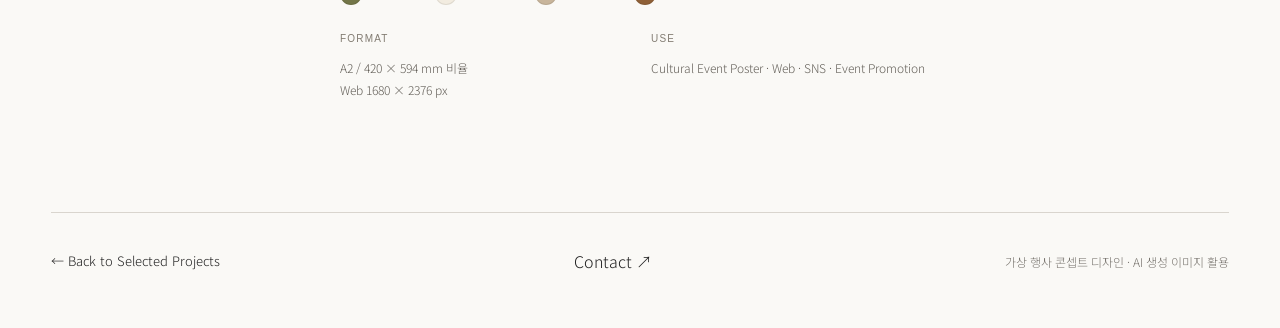
<file: project-poster-design.html>
<!DOCTYPE html>
<html lang="ko">
<head>
  <meta charset="UTF-8">
  <meta name="viewport" content="width=device-width, initial-scale=1">
  <title>POSTER DESIGN | Park Chang Wook</title>
  <meta name="description" content="문화, 전시, 공연을 주제로 한 포스터 디자인 3종. Editorial · Culture · Event.">
  <link rel="preconnect" href="https://fonts.googleapis.com">
  <link rel="preconnect" href="https://fonts.gstatic.com" crossorigin>
  <link href="https://fonts.googleapis.com/css2?family=Crimson+Text:wght@400;600&family=Noto+Sans+KR:wght@300;400;500;600&display=swap" rel="stylesheet">
  <link rel="stylesheet" href="style.css">
  <link rel="stylesheet" href="poster-design.css">
  <link rel="stylesheet" href="collection-details.css">
  <link rel="stylesheet" href="project-information.css">
</head>
<body class="poster-page">
  <header class="poster-top">
    <div class="poster-wrap">
      <a class="logo" href="index.html">PARK CHANG WOOK</a>
      <a class="poster-back" href="index.html#work">← Back to Work</a>
    </div>
  </header>
  <main class="poster-wrap">
    <section class="poster-intro" aria-labelledby="poster-title">
      <span class="eyebrow">EDITORIAL / POSTER DESIGN COLLECTION</span>
      <h1 id="poster-title">POSTER DESIGN</h1>
      <p class="poster-subtitle">Editorial · Culture · Event</p>
      <p class="poster-description">문화, 전시, 공연 등 서로 다른 주제를 바탕으로 이미지와 타이포그래피의 조화를 통해 구성한 포스터 디자인 작업.</p><dl class="project-facts"><div><dt>PROJECT TYPE</dt><dd>Personal Project · Concept Design</dd></div><div><dt>PERIOD</dt><dd>2026.09.30</dd></div><div><dt>ROLE</dt><dd>Visual Design · Typography · Layout</dd></div><div><dt>TOOLS</dt><dd>SVG · HTML / CSS</dd></div><div><dt>ASSET / AI USAGE</dt><dd>AI 생성 사진에 행사 제목과 정보를 별도로 배치한 가상 행사 디자인입니다.</dd></div></dl>
    </section>
    <section class="poster-work" aria-labelledby="moment-title">
      <div class="poster-caption">
        <span>01 / EXHIBITION</span>
        <h2 id="moment-title">THE MOMENT WITHIN</h2>
        <p>Contemporary Art Exhibition</p>
      </div>
      <img class="poster-art" src="poster-design-2026/exports/01-the-moment-within.webp" width="1680" height="2376" alt="THE MOMENT WITHIN, 사라지지 않는 순간들. 자연광이 드는 밝은 갤러리와 세리프 제목. 2026년 4월 10일–5월 24일, 모먼트 갤러리 서울." fetchpriority="high" decoding="async">
      <div class="design-notes"><div class="design-concept"><h3>DESIGN CONCEPT</h3><p>자연광이 들어오는 갤러리와 넓은 여백으로 차분한 전시 분위기를 표현했습니다. 큰 세리프 제목과 작은 행사 정보를 대비시켜 읽는 순서를 명확하게 정리했습니다.</p></div><div class="design-palette"><h3>COLOR PALETTE</h3><ul><li><i style="--swatch:#EEE8DF" aria-hidden="true"></i><span>#EEE8DF</span></li><li><i style="--swatch:#AAA59D" aria-hidden="true"></i><span>#AAA59D</span></li><li><i style="--swatch:#C8BAA9" aria-hidden="true"></i><span>#C8BAA9</span></li><li><i style="--swatch:#24231F" aria-hidden="true"></i><span>#24231F</span></li></ul></div><dl class="design-facts"><div><dt>FORMAT</dt><dd>A2 / 420 × 594 mm 비율<br>Web 1680 × 2376 px</dd></div><div><dt>USE</dt><dd>Exhibition Poster · Web · SNS · Promotion</dd></div></dl></div>

    </section>
    <section class="poster-work" aria-labelledby="jazz-title">
      <div class="poster-caption">
        <span>02 / MUSIC</span>
        <h2 id="jazz-title">SEOUL JAZZ NIGHT</h2>
        <p>Music Festival</p>
      </div>
      <img class="poster-art" src="poster-design-2026/exports/02-seoul-jazz-night.webp" width="1680" height="2376" alt="SEOUL JAZZ NIGHT, 도시의 밤을 채우는 재즈의 선율. 어두운 배경의 콘트라베이스와 연주자의 손, 크림과 앰버 제목. 2026년 10월 17일–19일, 서울 리버사이드 파크." loading="lazy" decoding="async">
      <div class="design-notes"><div class="design-concept"><h3>DESIGN CONCEPT</h3><p>어두운 무대와 따뜻한 앰버 조명으로 재즈 공연의 깊이감을 표현했습니다. 콘트라베이스와 연주자의 손을 중심으로, 크림·골드 세리프 제목이 먼저 눈에 들어오도록 대비를 주었습니다.</p></div><div class="design-palette"><h3>COLOR PALETTE</h3><ul><li><i style="--swatch:#080B0B" aria-hidden="true"></i><span>#080B0B</span></li><li><i style="--swatch:#492916" aria-hidden="true"></i><span>#492916</span></li><li><i style="--swatch:#D6A05D" aria-hidden="true"></i><span>#D6A05D</span></li><li><i style="--swatch:#F3EADB" aria-hidden="true"></i><span>#F3EADB</span></li></ul></div><dl class="design-facts"><div><dt>FORMAT</dt><dd>A2 / 420 × 594 mm 비율<br>Web 1680 × 2376 px</dd></div><div><dt>USE</dt><dd>Concert Poster · Ticket Promotion · SNS · Outdoor Promotion</dd></div></dl></div>

    </section>
    <section class="poster-work" aria-labelledby="book-title">
      <div class="poster-caption">
        <span>03 / CULTURE</span>
        <h2 id="book-title">SEOUL BOOK FAIR</h2>
        <p>Book Fair / Cultural Event</p>
      </div>
      <img class="poster-art" src="poster-design-2026/exports/03-seoul-book-fair.webp" width="1680" height="2376" alt="SEOUL BOOK FAIR, 서울 북페어 2026. 책으로 만나는 더 넓은 세계. 햇빛이 드는 나무 의자 위 열린 책과 식물. 2026년 9월 12일–14일, 서울 북컬처홀." loading="lazy" decoding="async">
      <div class="design-notes"><div class="design-concept"><h3>DESIGN CONCEPT</h3><p>자연광, 책, 우드 소재로 편안하고 따뜻한 문화 행사 분위기를 담았습니다. 밝은 뉴트럴 색상 위에 큰 세리프 제목과 작은 행사 정보를 정돈해 친근한 북페어 이미지를 표현했습니다.</p></div><div class="design-palette"><h3>COLOR PALETTE</h3><ul><li><i style="--swatch:#737648" aria-hidden="true"></i><span>#737648</span></li><li><i style="--swatch:#F2ECE0" aria-hidden="true"></i><span>#F2ECE0</span></li><li><i style="--swatch:#C8B59B" aria-hidden="true"></i><span>#C8B59B</span></li><li><i style="--swatch:#8F6037" aria-hidden="true"></i><span>#8F6037</span></li></ul></div><dl class="design-facts"><div><dt>FORMAT</dt><dd>A2 / 420 × 594 mm 비율<br>Web 1680 × 2376 px</dd></div><div><dt>USE</dt><dd>Cultural Event Poster · Web · SNS · Event Promotion</dd></div></dl></div>

    </section>
  </main>
  <footer class="poster-wrap poster-end">
    <a class="poster-back" href="index.html#work">← Back to Selected Projects</a><a href="index.html#contact">Contact ↗</a>
    <p>가상 행사 콘셉트 디자인 · AI 생성 이미지 활용</p>
  </footer>
</body>
</html>
</file>
<file: style.css>
/* ==================================================
   RESET
================================================== */

* {
  margin: 0;
  padding: 0;
  box-sizing: border-box;
}


html {
  scroll-behavior: smooth;
}


body {
  background: #f7f5f0;

  color: #202020;

  font-family:
    "Noto Sans KR",
    sans-serif;

  font-weight: 300;

  line-height: 1.6;
}


img {
  display: block;

  width: 100%;
}


a {
  color: inherit;

  text-decoration: none;
}


button,
input,
textarea {
  font: inherit;
}



/* ==================================================
   COMMON
================================================== */

.inner {
  width: min(92%, 1440px);

  margin: 0 auto;
}


.section {
  padding: 110px 0;
}


.eyebrow {
  display: inline-block;

  margin-bottom: 24px;

  font-size: 12px;

  font-weight: 500;

  letter-spacing: 0.22em;
}



/* BUTTON */

.button {
  display: inline-flex;

  align-items: center;

  gap: 30px;

  width: fit-content;

  margin-top: 38px;

  padding: 15px 25px;

  background: #202327;

  color: #ffffff;

  font-size: 13px;

  transition: 0.3s ease;
}


.button:hover {
  background: #3b3e42;
}



/* ==================================================
   SECTION HEADING
================================================== */

.section-heading {
  display: flex;

  align-items: center;

  justify-content: space-between;

  gap: 30px;

  margin-bottom: 45px;
}


.section-heading.simple {
  justify-content: flex-start;
}


.heading-line {
  display: flex;

  align-items: center;

  flex: 1;

  gap: 25px;
}


.heading-line::after {
  content: "";

  flex: 1;

  height: 1px;

  background: #c8c5be;
}


.heading-line h2 {
  white-space: nowrap;

  font-family:
    "Crimson Text",
    serif;

  font-size: 15px;

  font-weight: 600;

  letter-spacing: 0.08em;
}


/* ==================================================
   HEADER
================================================== */

.header {
  position: sticky;

  top: 0;

  z-index: 1000;

  background:
    rgba(247, 245, 240, 0.94);

  border-bottom: 1px solid #e3e0da;

  backdrop-filter:
    blur(10px);
}


.header-inner {
  height: 74px;

  display: flex;

  align-items: center;

  justify-content: space-between;
}


.logo {
  font-family:
    "Crimson Text",
    serif;

  font-size: 18px;

  font-weight: 600;

  letter-spacing: 0.1em;
}


.nav {
  display: flex;

  align-items: center;

  gap: 40px;
}


.nav a {
  position: relative;

  font-family:
    "Crimson Text",
    serif;

  font-size: 16px;
}


.nav a::after {
  content: "";

  position: absolute;

  left: 0;

  bottom: -5px;

  width: 0;

  height: 1px;

  background: #202020;

  transition: 0.3s ease;
}


.nav a:hover::after {
  width: 100%;
}



/* ==================================================
   HERO
================================================== */

.hero {
  border-bottom:
    1px solid #dedbd4;
}


.hero-grid {
  min-height: 690px;

  display: grid;

  grid-template-columns:
    1fr 1.05fr;
}


.hero-copy {
  display: flex;
  flex-direction: column;
  justify-content: center;

  padding-right: 60px;
}



.hero-copy h1 {
  max-width: 620px;

  font-family:
    "Crimson Text",
    serif;

  font-size: clamp(56px, 5vw, 76px);

  font-weight: 400;

  line-height: 1.06;

  letter-spacing: -0.035em;
}


.hero-copy > p {
  margin-top: 34px;
  max-width: 620px;

  color: #68645f;
  font-size: 15px;
  line-height: 1.9;

  word-break: keep-all;
}



.hero-image {
  position: relative;

  min-height: 690px;

  overflow: hidden;
}


.hero-image > img {
  width: 100%;

  height: 100%;

  object-fit: cover;

  filter: grayscale(100%);
}


.hero-message {
  position: absolute;

  top: 12%;

  left: 10%;

  z-index: 2;
}


.hero-message p {
  font-family:
    "Crimson Text",
    serif;

  font-size: 27px;

  line-height: 1.05;
}


.hero-message span {
  display: block;

  margin-top: 25px;

  font-size: 8px;

  letter-spacing: 0.1em;
}

.hero-copy .button {
  margin-top: 32px;
}



/* ==================================================
   PROJECTS
================================================== */

.projects-section {
  background: #faf9f6;
}


.projects-grid {
  display: grid;
  grid-template-columns: repeat(12, minmax(0, 1fr));
  gap: 52px 22px;
}

.project-card { grid-column: span 4;
  min-width: 0; }
.project-card:nth-child(-n + 2) { grid-column: span 3; }

.project-card:nth-child(1) {
  grid-column: 3 / span 4;
}

.project-card:nth-child(2) {
  grid-column: 7 / span 4;
}

/* Content collection: original artworks on a quiet, softly lit canvas. */
.project-image.content-thumbnail {
  position: relative;
  padding: 0;
  background: #eae8e3;
  container-type: inline-size;
}
.project-image.content-thumbnail img { object-fit: contain; }
.project-image.collage-thumbnail {
  background-color: #eae8e3;
  background-size: cover;
  background-position: center;
}
.project-image.collage-banner { background-image: url("img/thumbnail-series/banner-background.webp"); }
.project-image.collage-poster { background-image: url("img/thumbnail-series/poster-background.webp"); }
.project-image.collage-card-news > img { display: block; }
.project-card:hover .collage-card-news > img { transform: none; }
.collage-stage { position: absolute; inset: 0; transition: transform .45s ease; }
.project-card:hover .collage-stage { transform: scale(1.025); }
.project-image .collage-art {
  position: absolute;
  height: auto;
  border: 1px solid #ffffffb3;
  box-shadow: 0 1.6cqw 2.6cqw #252a2526, 0 .2cqw .4cqw #252a2520;
  transform: rotate(var(--tilt, 0deg));
}
.project-card:hover .project-image .collage-art { transform: rotate(var(--tilt, 0deg)); }
.collage-banner .collage-fashion { width: 86%; left: 7%; top: 18%; --tilt: -2deg; z-index: 2; }
.collage-banner .collage-living { width: 66%; left: 5%; top: 54%; --tilt: -3deg; z-index: 1; }
.collage-banner .collage-modo { width: 28%; right: 5%; top: 48%; --tilt: 3deg; z-index: 3; }
.collage-poster .collage-moment { width: 44%; left: 5%; top: 18%; --tilt: -4deg; z-index: 1; }
.collage-poster .collage-book { width: 44%; right: 5%; top: 13%; --tilt: 3deg; z-index: 2; }
.collage-poster .collage-jazz { width: 48%; left: 26%; top: 33%; --tilt: -1deg; z-index: 3; }
.collage-caption { z-index: 4; position: absolute; left: 5%; right: 5%; bottom: 7%; text-align: center; color: #272b29; }
.collage-caption span { display: block; font: 400 3.8cqw/1.2 "Crimson Text", serif; letter-spacing: .16em; }
.collage-caption small { display: block; font: 400 1.85cqw/1.4 "Crimson Text", serif; letter-spacing: .12em; margin-top: 1.6cqw; }
@media (prefers-reduced-motion: reduce) { .collage-stage { transition: none; } }


.project-image {
  aspect-ratio: 3 / 4;

  overflow: hidden;

  background: #dedede;
}


.project-image img {
  width: 100%;

  height: 100%;

  object-fit: cover;

  transition:
    transform 0.45s ease;
}


.project-card:hover
.project-image img {
  transform: scale(1.025);
}


.project-card .number {
  display: block;

  margin-top: 15px;

  color: #77736d;

  font-family:
    "Crimson Text",
    serif;

  font-size: 14px;
}


.project-card h3 {
  margin-top: 4px;

  font-family:
    "Crimson Text",
    serif;

  font-size: 20px;

  font-weight: 600;
}


.project-card p {
  margin-top: 2px;

  color: #77736d;

  font-family:
    "Crimson Text",
    serif;

  font-size: 14px;
}



/* ==================================================
   ABOUT
================================================== */

.about {
  border-top:
    1px solid #dedbd4;
}


.about-grid {
  display: grid;

  grid-template-columns:
    minmax(280px, 0.75fr)
    1.8fr;

  gap: 70px;

  align-items: start;
}


.about-photo {
  aspect-ratio: 4 / 5;

  overflow: hidden;

  background: #dddddd;
}


.about-photo img {
  width: 100%;

  height: 100%;

  object-fit: cover;

  filter: grayscale(100%);
}


.about-content {
  max-width: 780px;
}


.about-content h2 {
  font-family:
    "Crimson Text",
    serif;

  font-size:
    clamp(38px, 4vw, 55px);

  font-weight: 400;

  line-height: 1.1;
}


.about-description {
  max-width: 620px;

  margin-top: 25px;

  color: #66615c;

  font-size: 15px;

  line-height: 1.9;

  white-space: pre-line;
}


.about-info {
  margin-top: 45px;

  border-top:
    1px solid #ccc8c1;
}


.info-row {
  display: grid;

  grid-template-columns:
    130px 1fr;

  gap: 30px;

  padding: 20px 0;

  border-bottom:
    1px solid #ccc8c1;

  font-size: 14px;
}


.info-row strong {
  font-family:
    "Crimson Text",
    serif;

  font-size: 17px;

  font-weight: 600;
}



/* ==================================================
   ARCHIVE
================================================== */

.archive {
  background: #faf9f6;

  border-top:
    1px solid #dedbd4;
}


.archive-grid {
  display: grid;

  grid-template-columns:
    repeat(3, 1fr);

  gap: 28px;
}


.archive-image {
  aspect-ratio: 16 / 9;

  overflow: hidden;

  background: #dddddd;
}


.archive-image img {
  width: 100%;

  height: 100%;

  object-fit: cover;

  transition:
    transform 0.4s ease;
}


.archive-card:hover
.archive-image img {
  transform: scale(1.025);
}


.archive-card h3 {
  margin-top: 15px;

  font-family:
    "Crimson Text",
    serif;

  font-size: 18px;

  font-weight: 600;
}


.archive-card p {
  margin-top: 3px;

  color: #77736d;

  font-family:
    "Crimson Text",
    serif;

  font-size: 14px;
}



/* ==================================================
   CONTACT
================================================== */

.contact {
  border-top:
    1px solid #dedbd4;
}


.contact-copy {
  display: grid;
  grid-template-columns: 1.15fr 1fr;
  gap: clamp(40px, 6vw, 90px);
  align-items: start;
}

.contact-copy h2 {
  font-family:
    "Crimson Text",
    serif;

  font-size:
    clamp(37px, 4vw, 58px);

  font-weight: 400;

  line-height: 1.05;
}


.contact-copy p {
  margin-top: 0;
  max-width: 520px;
  white-space: pre-line;
  word-break: keep-all;

  color: #77736d;

  font-size: 14px;

  line-height: 1.8;
}


/* ==================================================
   FOOTER
================================================== */

.footer {
  padding: 35px 0;

  border-top:
    1px solid #dedbd4;
}


.footer-inner {
  display: flex;

  align-items: flex-end;

  justify-content: space-between;

  gap: 30px;
}


.footer-logo strong {
  display: block;

  font-family:
    "Crimson Text",
    serif;

  font-size: 17px;

  letter-spacing: 0.1em;
}


.footer-logo span {
  display: block;

  margin-top: 3px;

  color: #817d76;

  font-size: 8px;

  letter-spacing: 0.12em;
}


.footer p {
  color: #817d76;

  font-size: 11px;
}



/* ==================================================
   TABLET
   768px ~ 1100px
================================================== */

@media
(max-width: 1100px) {

  .section {
    padding: 85px 0;
  }


  .hero-grid {
    grid-template-columns:
      1fr 1fr;
  }


  .hero-copy {
    padding-right: 35px;
  }


  .hero-copy h1 {
    font-size:
      clamp(45px, 5.5vw, 65px);
  }


  .projects-grid {
    grid-template-columns: repeat(4, minmax(0, 1fr));
    gap: 45px 20px;
  }
  .project-card:nth-child(n) { grid-column: span 2; }
  .project-card:last-child { grid-column: 2 / span 2; }


  .about-grid {
    gap: 45px;

    grid-template-columns:
      minmax(250px, 0.8fr)
      1.5fr;
  }


  .archive-grid {
    gap: 20px;
  }


}



/* ==================================================
   MOBILE
   ~ 767px
================================================== */

@media
(max-width: 767px) {


  /* COMMON */

  .inner {
    width:
      calc(100% - 36px);
  }


  .section {
    padding:
      70px 0;
  }


  .section-heading {
    margin-bottom: 30px;

    gap: 15px;
  }


  .heading-line {
    gap: 15px;
  }


  .heading-line h2 {
    font-size: 13px;
  }


  /* HEADER */

  .header-inner {
    height: auto;

    padding:
      16px 0 14px;

    flex-direction: column;

    align-items: flex-start;

    gap: 10px;
  }


  .logo {
    font-size: 16px;
  }


  .nav {
    width: 100%;

    justify-content: space-between;

    gap: 10px;
  }


  .nav a {
    font-size: 14px;
  }



  /* HERO */

  .hero-grid {
    display: flex;

    flex-direction: column;

    min-height: auto;
  }


  .hero-copy {
    padding:
      75px 0 65px;
  }


  .hero-copy h1 {
    max-width: 100%;

    font-size:
      clamp(44px, 12vw, 60px);

    line-height: 0.98;
  }


  .hero-copy > p {
    margin-top: 24px;

    font-size: 14px;
  }


  .button {
    margin-top: 30px;
    padding: 13px 24px;
  }


  .hero-image {
    min-height: 0;

    margin-left: -18px;

    margin-right: -18px;
  }


  .hero-message {
    top: 10%;

    left: 8%;
  }


  .hero-message p {
    font-size: 24px;
  }



  /* PROJECTS */

  .projects-grid {
    grid-template-columns: minmax(0, 1fr);
    gap: 45px;
  }
  .project-card:nth-child(n) { grid-column: auto; }


  .project-card .number {
    margin-top: 10px;

    font-size: 12px;
  }


  .project-card h3 {
    font-size: 16px;
  }


  .project-card p {
    font-size: 11px;

    line-height: 1.5;
  }



  /* ABOUT */

  .about-grid {
    grid-template-columns:
      1fr;

    gap: 40px;
  }


  .about-photo {
    width: 70%;

    max-width: 360px;
  }


  .about-content h2 {
    font-size: 42px;
  }


  .about-description {
    color: #66615c;
  font-size: 15px;
  line-height: 1.9;
  }

  .about-description p + p {
  margin-top: 22px;
}

.about-content .eyebrow {
  margin-bottom: 20px;
}

.about-content h2 {
  margin-bottom: 42px;
}

.about-description {
  margin-bottom: 48px;
}

.about-info {
  margin-top: 0;
}


  .info-row {
    grid-template-columns:
      90px 1fr;

    gap: 20px;

    font-size: 12px;
  }


  .info-row strong {
    font-size: 15px;
  }

  .company {
  color: #77736d;
  font-size: 13px;
}



  /* ARCHIVE */

  .archive-grid {
    grid-template-columns:
      1fr;

    gap: 40px;
  }



  /* CONTACT */


  .contact-copy {
    grid-template-columns: minmax(0, 1fr);
    gap: 28px;
  }
  .contact-copy h2 {
    font-size: 40px;
  }


  .contact-copy p {
  max-width: 500px;
  margin-top: 0;

  font-size: 14px;
  line-height: 1.9;
  color: #68645f;

  word-break: keep-all;
}


  /* FOOTER */

  .footer-inner {
    flex-direction: column;

    align-items: flex-start;
  }

}



/* ==================================================
   SMALL MOBILE
   ~ 480px
================================================== */

@media
(max-width: 480px) {


  .inner {
    width:
      calc(100% - 30px);
  }



  /* HEADER */

  .nav a {
    font-size: 13px;
  }



  /* HERO */

  .hero-copy {
    padding:
      58px 0 50px;
  }


  .hero-copy h1 {
    font-size: 43px;

    line-height: 1;
  }


  .hero-image {
    margin-left: -15px;

    margin-right: -15px;
  }



  /* PROJECT */


  .project-image:not(.content-thumbnail) {
    aspect-ratio: 4 / 5;
  }


  .project-card h3 {
    font-size: 19px;
  }


  .project-card p {
    font-size: 13px;
  }



  /* ABOUT */

  .about-photo {
    width: 100%;
  }


  .about-content h2 {
    font-size: 36px;
  }



  /* HEADINGS */

  .section-heading {
    align-items: flex-end;
  }



  /* CONTACT */

  .contact-copy h2 {
    font-size: 36px;
  }

}



/* ==================================================
   VERY SMALL MOBILE
================================================== */

@media
(max-width: 360px) {

  .nav {
    gap: 5px;
  }


  .nav a {
    font-size: 12px;
  }


  .hero-copy h1 {
    font-size: 38px;
  }


  .contact-copy h2 {
    font-size: 32px;
  }


  .info-row {
    grid-template-columns: 1fr;

    gap: 8px;
  }

}
/* Submission: mobile image sizing and readable contact details. */
@media(max-width:767px){.hero-image > img{display:block;height:auto}}
html{scroll-padding-top:100px}
.contact-links{display:flex;flex-wrap:wrap;gap:18px 32px;margin-top:30px;font-size:16px}
.contact-links a{text-decoration:underline;text-underline-offset:5px;overflow-wrap:anywhere}
</file>
<file: health-balance-thumbnail.css>
/* Campaign art direction: forest, warm paper and a fresh lime accent. */
.hb-wordmark{display:flex;align-items:center;gap:10px;color:#29382c;font:600 18px/1.05 Georgia,serif;letter-spacing:-.04em}
.hb-wordmark b{font:inherit}.hb-wordmark small{display:block;font:10px/1.4 'Malgun Gothic',sans-serif;letter-spacing:.08em;margin-top:7px}.hb-mark{display:grid;place-items:center;width:36px;height:36px;border:1px solid currentColor;border-radius:50%;font-size:29px;font-weight:400}
.hb-thumbnail{position:relative}.hb-thumbnail .hb-wordmark{position:absolute;top:7%;left:7%;z-index:2;pointer-events:none}.hb-thumbnail .hb-wordmark small{font-size:10px}.hb-thumbnail .hb-wordmark{font-size:clamp(16px,2vw,28px)}

@media(max-width:700px){.hb-thumbnail .hb-wordmark{font-size:20px}.hb-thumbnail .hb-mark{width:30px;height:30px;font-size:24px}}
</file>
<file: health-balance-store.css>
:root{--paper:#f8f6ef;--ink:#303d2d;--olive:#596749;--sage:#e3e7dc;--line:#d8dacf}*{box-sizing:border-box}html{scroll-behavior:smooth;scroll-padding-top:100px}body{margin:0;background:var(--paper);color:var(--ink);font:15px/1.8 Arial,'Malgun Gothic',sans-serif}a{color:inherit;text-decoration:none}button,input{font:inherit}button,a,input,summary{-webkit-tap-highlight-color:transparent}button,summary{cursor:pointer}button{color:inherit}img{display:block;max-width:100%;height:auto}h1,h2,h3,p{margin:0}h1,h2{font-weight:400;letter-spacing:-.045em;line-height:1.1}h2{font-size:clamp(32px,3.5vw,50px)}em{font-family:Georgia,serif;font-weight:400;color:var(--olive)}p{word-break:keep-all}a:focus-visible,button:focus-visible,input:focus-visible,summary:focus-visible{outline:2px solid var(--olive);outline-offset:5px}.skip{position:fixed;top:-100px;z-index:20;background:white;padding:12px}.skip:focus{top:0}.sr-only{position:absolute;width:1px;height:1px;overflow:hidden;clip:rect(0,0,0,0)}.announcement{text-align:center;background:var(--olive);color:white;font-size:10px;letter-spacing:.16em;padding:8px 20px}.header{position:sticky;top:0;z-index:5;display:flex;align-items:center;justify-content:space-between;gap:25px;padding:20px 5%;background:#f8f6eff5;border-bottom:1px solid var(--line)}.logo{font:600 21px/.9 Georgia,serif;letter-spacing:-.04em}.logo span{display:block;font:8px/1.5 Arial,sans-serif;letter-spacing:.17em;margin-top:9px}.header nav{display:flex;gap:32px;font-size:11px;letter-spacing:.06em}.header nav a{padding:10px 0}.header a:hover{color:#7d856b}.search-toggle,.menu-toggle{border:0;background:none;font-size:11px;letter-spacing:.08em;padding:12px 0}.search-toggle span{font-size:21px;margin-left:12px}.menu-toggle{display:none}.wrap{width:min(1280px,90%);margin-inline:auto}.eyebrow{font-size:10px;letter-spacing:.15em;font-weight:500;margin-bottom:22px}.hero{display:grid;grid-template-columns:1fr 1fr;align-items:stretch;max-width:1600px;margin:auto;background:#efeee5}.hero-copy{padding:clamp(32px,5vw,82px) 9%;display:flex;flex-direction:column;justify-content:center}.hero h1{font-size:clamp(38px,4vw,64px);margin:12px 0 24px}.hero h1 em{font-size:1.05em}.hero>img{width:100%;height:100%;object-fit:cover;object-position:57% center;min-height:490px}.lead{font-size:16px}.actions{display:flex;align-items:center;gap:24px;flex-wrap:wrap;margin-top:32px}.button{display:inline-flex;justify-content:space-between;align-items:center;gap:30px;min-height:48px;padding:14px 22px;border:1px solid var(--olive);background:var(--olive);color:white;font-size:11px;letter-spacing:.035em;transition:background .2s,transform .2s}.button:hover{background:#3e4e35;transform:translateY(-2px)}.text-link{display:inline-block;font-size:12px;padding:12px 0;border-bottom:1px solid currentColor}.text-link:hover{color:#7f896f}.hero-bottom{font-size:9px;letter-spacing:.12em;border-top:1px solid #ced2c4;padding-top:20px;margin-top:44px}.intro{display:grid;grid-template-columns:.65fr 1.2fr 1fr;align-items:center;gap:36px;padding-block:75px}.intro .eyebrow{margin:0}.intro h2{font-size:30px;line-height:1.45}.intro>p:last-child{font-size:13px;line-height:2}.product{display:grid;grid-template-columns:1fr 1fr;gap:9%;padding-block:30px 75px;align-items:center}.product-visual{background:#e9e9df;padding:30px;display:flex;align-items:center;flex-direction:column;position:relative}.product-visual .eyebrow{align-self:start}.product-visual img{width:190px;height:360px;object-fit:contain;filter:drop-shadow(10px 15px 8px #454d3620)}.product-note{font-size:8px;letter-spacing:.13em;margin-top:24px}.product-copy h2{margin-bottom:28px}.product-copy p:not(.eyebrow){margin-bottom:18px}.product-copy p{font-size:14px}.product-copy .lead{font-size:18px}.features{display:flex;gap:18px;border-block:1px solid var(--line);padding:16px 0;margin:25px 0;font-size:10px;letter-spacing:.035em}.product-copy .text-link{margin-left:18px}.values{padding-block:30px 75px}.section-head{display:flex;justify-content:space-between;gap:30px;align-items:end;margin-bottom:35px}.values .section-head{align-items:start}.value-grid{display:grid;grid-template-columns:repeat(3,1fr);gap:38px}.value-grid article{border-top:1px solid var(--line);padding-top:20px}.value-grid span{font:italic 23px Georgia,serif;color:#7a846b}.value-grid h3{font-size:13px;font-weight:500;letter-spacing:.04em;margin:20px 0 13px}.value-grid p{font-size:13px;color:#646e5d}.routine{max-width:1600px;margin:auto;background:var(--sage);display:grid;grid-template-columns:1.1fr 1fr;align-items:center}.routine>img{width:100%;height:auto}.routine>div{padding:40px 12%}.routine h2{font-size:clamp(28px,3.2vw,48px);margin-bottom:25px}.routine p:not(.eyebrow){font-size:14px;margin-bottom:26px}.formula{display:grid;grid-template-columns:1.2fr 1fr;gap:12%;padding-block:85px}.formula h2{margin-bottom:28px}.formula>div>p:not(.eyebrow){margin-bottom:20px}.formula-info{border-top:1px solid var(--ink);padding-top:20px}.formula dl{margin:0}.formula dl div{display:grid;grid-template-columns:100px 1fr;gap:15px;padding:14px 0;border-bottom:1px solid var(--line)}.formula dt{font-size:9px;letter-spacing:.06em}.formula dd{margin:0;font-size:13px}.fineprint{font-size:11px!important;line-height:1.9;color:#74796e;margin-top:20px!important}.campaign{display:grid;grid-template-columns:1.15fr 1fr;background:#e9eadd}.campaign-image{display:flex;align-items:center}.campaign-image img{width:100%}.campaign-copy{padding:48px 12%}.campaign h2{font-size:clamp(36px,4vw,60px);margin-bottom:26px}.campaign-copy>p:not(.eyebrow){font-size:13px}.campaign .text-link{margin-top:15px}.journal{padding-block:85px}.section-head p:not(.eyebrow){font-size:13px}.journal-grid{display:grid;grid-template-columns:1fr 1fr;gap:30px}.journal summary{list-style:none}.journal summary::-webkit-details-marker{display:none}.journal img{aspect-ratio:3/2;object-fit:contain;margin-bottom:24px}.journal .eyebrow{display:block;margin-bottom:12px}.journal h3{font:26px/1.3 Georgia,serif;letter-spacing:-.025em}.journal-action{display:flex;justify-content:space-between;padding:20px 0;border-bottom:1px solid var(--line);font-size:12px}.journal-action b{font-weight:400;font-size:20px}.journal summary:hover h3{color:var(--olive)}.journal-body{font-size:13px;padding:20px;background:#efefe6}.journal-body p+p{margin-top:12px}.journal details[open] .journal-action b{transform:rotate(45deg)}.faq{display:grid;grid-template-columns:1fr 1.4fr;gap:8%;padding-block:0 85px}.faq details{border-top:1px solid var(--line)}.faq details:last-child{border-bottom:1px solid var(--line)}.faq summary{list-style:none;display:flex;justify-content:space-between;gap:18px;padding:20px 0;font-size:13px}.faq summary::-webkit-details-marker{display:none}.faq details p{font-size:13px;padding:0 25px 24px 0}.faq details[open] summary span{transform:rotate(45deg)}footer{background:#e3e6da;padding:55px 5% 20px}.footer-top{max-width:1280px;margin:auto;display:grid;grid-template-columns:1fr .7fr 1.2fr;gap:7%}.footer-top>div>p{font-size:12px;margin-top:20px}.footer-top nav{display:grid;font-size:10px;gap:10px}.newsletter h3{font:24px/1.3 Georgia,serif}.newsletter p{font-size:12px;margin:10px 0}.newsletter form>div{display:flex;border-bottom:1px solid #7f8873;margin-top:18px}.newsletter input{width:100%;min-width:0;background:none;border:0;padding:12px 0;font-size:13px}.newsletter button{border:0;background:none;min-width:48px;font-size:24px}.newsletter small{font-size:10px;color:#6c7562}.footer-bottom{max-width:1280px;margin:45px auto 0;border-top:1px solid #c7cebd;padding-top:20px;display:flex;justify-content:space-between;font-size:10px;gap:20px}dialog{border:0;padding:45px;width:min(850px,92vw);max-height:90dvh;background:var(--paper);color:var(--ink)}dialog::backdrop{background:#22291bb0}dialog h2{font-size:32px;margin:20px 0}dialog p{font-size:14px;margin-bottom:22px}.dialog-close{position:absolute;top:8px;right:12px;background:none;border:0;font-size:28px;min-width:44px;min-height:44px}.product-dialog-grid{display:grid;grid-template-columns:1fr 1.5fr;gap:50px;align-items:center}.product-dialog-grid img{max-height:400px;width:auto;margin:auto}#search-dialog label{display:block;font-size:12px;margin-bottom:12px}#search{width:100%;border:1px solid var(--line);background:white;padding:14px}#search-results{display:grid;margin-top:20px}#search-results a{padding:12px;border-bottom:1px solid var(--line)}
@media(min-width:1600px){.hero>img{max-height:620px}}@media(max-width:1000px){.header nav{gap:18px}.hero-copy{padding:35px 8%}.hero h1{font-size:37px}.hero>img{min-height:440px}.intro{grid-template-columns:1fr 1.5fr}.intro .eyebrow{grid-column:1/-1}.product{gap:6%}.product-copy .text-link{margin-left:0}.routine>div{padding:30px 8%}.formula{gap:6%}.campaign-copy{padding:30px 9%}.footer-top{gap:5%}}
@media(max-width:700px){html{scroll-padding-top:90px}.announcement{font-size:8px;padding:8px 15px}.header{padding:16px 6%;gap:15px}.logo{font-size:18px}.logo span{font-size:7px}.menu-toggle{display:block;margin-left:auto}.search-toggle{font-size:0}.search-toggle span{font-size:22px;margin:0}.header nav{display:none;position:absolute;top:100%;left:0;width:100%;padding:18px 6% 26px;background:var(--paper);border-bottom:1px solid var(--line)}.header nav.is-open{display:grid;gap:8px}.header nav a{min-height:44px}.wrap{width:88%}.hero{grid-template-columns:1fr}.hero-copy{padding:38px 6% 32px}.hero h1{font-size:clamp(36px,9vw,54px);margin:0 0 23px}.hero .eyebrow{font-size:8px}.hero .lead{font-size:13px}.hero-bottom{display:none}.actions{gap:22px;margin-top:25px}.button{font-size:10px;padding:13px 17px;gap:20px}.hero>img{height:auto;min-height:0;object-fit:contain}.intro{display:block;padding-block:45px}.intro .eyebrow{margin-bottom:20px}.intro h2{font-size:28px;margin-bottom:20px}.intro>p:last-child{font-size:12px}.product{grid-template-columns:1fr;padding-block:0 48px;gap:30px}.product-visual{padding:24px}.product-visual img{height:320px;width:auto}.product-copy h2{font-size:37px}.product-copy .text-link{margin-left:16px;font-size:10px}.product-copy p{font-size:13px}.values{padding-block:10px 45px}.section-head{display:block}.values .section-head>p{margin-bottom:18px}.values h2{font-size:34px}.value-grid{grid-template-columns:1fr;gap:25px}.value-grid article{display:grid;grid-template-columns:45px 1fr;gap:0 10px}.value-grid h3{margin:0 0 9px}.value-grid p{grid-column:2;font-size:12px}.routine{grid-template-columns:1fr}.routine>div{padding:30px 6% 38px}.routine h2{font-size:34px}.formula{grid-template-columns:1fr;padding-block:45px;gap:30px}.formula h2{font-size:35px}.formula dl div{grid-template-columns:85px 1fr}.campaign{grid-template-columns:1fr}.campaign-copy{padding:32px 8%}.campaign h2{font-size:42px}.campaign-image{order:2}.journal{padding-block:45px}.journal .section-head>p{margin-top:16px}.journal h2{font-size:35px}.journal-grid{grid-template-columns:1fr;gap:30px}.journal h3{font-size:24px}.faq{grid-template-columns:1fr;padding-block:0 45px;gap:28px}.faq h2{font-size:35px}footer{padding:38px 6% 20px}.footer-top{grid-template-columns:1fr 1fr;gap:35px}.newsletter{grid-column:1/-1}.footer-bottom{font-size:9px;margin-top:30px;align-items:start}.product-dialog-grid{grid-template-columns:1fr;gap:20px}.product-dialog-grid img{max-height:240px}dialog{padding:38px 25px 25px}dialog h2{font-size:27px}}
@media(prefers-reduced-motion:reduce){html{scroll-behavior:auto}*{transition:none!important}}
</file>
<file: aethereal-dark.css>
* {
  margin: 0;
  padding: 0;
  box-sizing: border-box;
}

html {
  scroll-behavior: smooth;
}

body {
  background: #111315;
  color: #f3f1ec;
  font-family: "Noto Sans KR", sans-serif;
  font-weight: 300;
  line-height: 1.75;
}

img {
  display: block;
  width: 100%;
}

a {
  color: inherit;
  text-decoration: none;
}

.inner {
  width: min(90%, 1400px);
  margin: 0 auto;
}

/* topbar */
.topbar {
  position: fixed;
  top: 0;
  left: 0;
  width: 100%;
  z-index: 50;
  background: rgba(17, 19, 21, 0.72);
  backdrop-filter: blur(10px);
  border-bottom: 1px solid rgba(255,255,255,.05);
}

.topbar-inner {
  height: 64px;
  display: flex;
  align-items: center;
  justify-content: space-between;
}

.topbar-logo,
.topbar-project {
  font-size: 12px;
  letter-spacing: 0.16em;
  color: rgba(255,255,255,.72);
}

.topbar-logo {
  font-family: "Crimson Text", serif;
  font-size: 16px;
}

/* cover */
.cover {
  position: relative;
  min-height: 100vh;
  padding-top: 64px;
  overflow: hidden;
  background: #0e1012;
}

.cover-media {
  position: absolute;
  inset: 0;
}

.cover-media img {
  width: 100%;
  height: 100%;
  object-fit: cover;
}

.cover::after {
  content: "";
  position: absolute;
  inset: 0;
  background: linear-gradient(
    90deg,
    rgba(8,10,12,.76) 0%,
    rgba(8,10,12,.44) 40%,
    rgba(8,10,12,.18) 100%
  );
}

.cover-overlay {
  position: relative;
  z-index: 2;
  min-height: calc(100vh - 64px);
  display: flex;
  align-items: center;
}

.cover-copy {
  max-width: 560px;
}

.eyebrow {
  display: block;
  margin-bottom: 18px;
  font-size: 11px;
  letter-spacing: 0.25em;
  color: rgba(255,255,255,.65);
}

.cover-copy h1 {
  font-family: "Crimson Text", serif;
  font-size: clamp(64px, 9vw, 130px);
  font-weight: 400;
  line-height: 0.9;
}

.cover-copy p {
  margin-top: 24px;
  max-width: 460px;
  color: rgba(255,255,255,.72);
  font-size: 15px;
  line-height: 1.9;
}

/* sections */
.section {
  padding: 130px 0;
}

.section-dark {
  background: #15181b;
}

.section-mid {
  background: #1b1f24;
}

.section-deep {
  background: #101214;
}

.section-label {
  display: block;
  margin-bottom: 50px;
  font-size: 11px;
  letter-spacing: 0.22em;
  color: #7f8a96;
}

/* intro */
.intro-grid {
  display: grid;
  grid-template-columns: 0.95fr 1.05fr;
  gap: 80px;
}

.intro-title h2,
.concept-head h2,
.vd-head h2,
.lifestyle-head h2,
.block-head h2,
.final-copy h2 {
  font-family: "Crimson Text", serif;
  font-size: clamp(46px, 5vw, 78px);
  font-weight: 400;
  line-height: 1;
}

.intro-desc p,
.concept-head p,
.vd-head p,
.lifestyle-head p,
.block-head p {
  color: #a8a7a3;
  font-size: 15px;
  line-height: 2;
}

.info-grid {
  display: grid;
  grid-template-columns: repeat(2, 1fr);
  gap: 28px;
  margin-top: 44px;
  padding-top: 24px;
  border-top: 1px solid rgba(255,255,255,.08);
}

.info-grid span {
  display: block;
  margin-bottom: 8px;
  font-size: 10px;
  letter-spacing: 0.18em;
  color: #7f8a96;
}

.info-grid p {
  color: #e6e0d8;
  font-size: 13px;
  line-height: 1.8;
}

/* concept */
.concept-head,
.vd-head,
.lifestyle-head,
.block-head {
  display: grid;
  grid-template-columns: 1fr 1fr;
  gap: 80px;
  align-items: end;
}

.concept-cards {
  display: grid;
  grid-template-columns: repeat(3, 1fr);
  gap: 28px;
  margin-top: 70px;
}

.concept-cards article {
  padding: 24px;
  background: rgba(255,255,255,.02);
  border: 1px solid rgba(255,255,255,.06);
}

.concept-cards span {
  font-size: 10px;
  color: #7f8a96;
}

.concept-cards h3 {
  margin-top: 28px;
  font-family: "Crimson Text", serif;
  font-size: 30px;
  font-weight: 400;
}

.concept-cards p {
  margin-top: 12px;
  color: #a8a7a3;
  font-size: 13px;
}

/* palette */
.palette {
  display: grid;
  grid-template-columns: repeat(5, 1fr);
  gap: 14px;
  margin-top: 54px;
}

.swatch {
  height: 180px;
  display: flex;
  align-items: end;
  padding: 18px;
  border: 1px solid rgba(255,255,255,.06);
}

.swatch span {
  font-size: 11px;
  letter-spacing: 0.08em;
}

.s1 { background: #111315; }
.s2 { background: #1a1e23; }
.s3 { background: #242b33; }
.s4 { background: #515b67; }
.s5 { background: #d9dce1; color: #111315; }

/* key visual */
.grid-visual {
  display: grid;
  grid-template-columns: 1.35fr 0.65fr;
  gap: 18px;
}

.grid-visual .big {
  grid-row: span 2;
}

.grid-visual figure {
  overflow: hidden;
  border: 1px solid rgba(255,255,255,.05);
}

.grid-visual img,
.life-grid img,
.full-shot img,
.detail-shot img,
.device-wrap img,
.campaign-grid img,
.final-bg img {
  width: 100%;
  height: 100%;
  object-fit: cover;
}

/* lifestyle */
.life-grid {
  display: grid;
  grid-template-columns: repeat(3, 1fr);
  gap: 18px;
  margin-top: 60px;
}

.life-grid figure {
  aspect-ratio: 4 / 5;
  overflow: hidden;
  border: 1px solid rgba(255,255,255,.05);
}

/* web / detail */
.full-shot,
.detail-shot {
  margin-top: 60px;
  border: 1px solid rgba(255,255,255,.05);
  overflow: hidden;
}

/* 긴 상세페이지는 페이지 안에서 적절한 크기로 표시 */
.detail-shot {
  width: 100%;
  max-width: 600px;
  margin-inline: auto;
}

/* responsive */
.device-wrap {
  display: flex;
  gap: 24px;
  align-items: flex-end;
  justify-content: center;
}

.device-wrap figure {
  border: 1px solid rgba(255,255,255,.05);
  overflow: hidden;
  background: #16191d;
}

.desktop { width: 58%; }
.tablet  { width: 22%; }
.mobile  { width: 12%; }

.desktop img { aspect-ratio: 16 / 10; }
.tablet img  { aspect-ratio: 3 / 4; }
.mobile img  { aspect-ratio: 9 / 19; }

.device-wrap figcaption {
  padding: 12px;
  font-size: 10px;
  letter-spacing: 0.18em;
  color: #8c97a2;
  text-align: center;
}

/* campaign */
.campaign-grid {
  display: grid;
  grid-template-columns: 1.2fr 0.8fr;
  grid-template-rows: 1fr 1fr;
  gap: 18px;
}

.campaign-large {
  grid-row: span 2;
}

.campaign-grid figure {
  overflow: hidden;
  border: 1px solid rgba(255,255,255,.05);
}

/* final */
.final-section {
  position: relative;
  min-height: 90vh;
  background: #0c0e10;
}

.final-bg {
  position: absolute;
  inset: 0;
}

.final-bg img {
  width: 100%;
  height: 100%;
  object-fit: cover;
}

.final-section::after {
  content: "";
  position: absolute;
  inset: 0;
  background: linear-gradient(
    180deg,
    rgba(10,12,14,.2) 0%,
    rgba(10,12,14,.65) 100%
  );
}

.final-copy {
  position: relative;
  z-index: 2;
  min-height: 90vh;
  display: flex;
  flex-direction: column;
  justify-content: flex-end;
  padding-bottom: 90px;
}

.final-copy span {
  font-size: 11px;
  letter-spacing: 0.22em;
  color: #98a2ad;
}

.final-copy p {
  margin-top: 16px;
  font-size: 15px;
  color: rgba(255,255,255,.72);
}

/* responsive */
@media (max-width: 1024px) {
  .intro-grid,
  .concept-head,
  .vd-head,
  .lifestyle-head,
  .block-head {
    grid-template-columns: 1fr;
    gap: 36px;
  }

  .concept-cards,
  .life-grid {
    grid-template-columns: 1fr;
  }

  .palette {
    grid-template-columns: repeat(2, 1fr);
  }

  .desktop { width: 52%; }
  .tablet  { width: 24%; }
  .mobile  { width: 16%; }
}

@media (max-width: 767px) {
  .inner {
    width: calc(100% - 32px);
  }

  .topbar-inner {
    height: 58px;
  }

  .topbar-project {
    display: none;
  }

  .section {
    padding: 90px 0;
  }

  .cover-copy h1 {
    font-size: 54px;
  }

  .info-grid {
    grid-template-columns: 1fr;
  }

  .palette {
    grid-template-columns: 1fr;
  }

  .grid-visual,
  .campaign-grid {
    grid-template-columns: 1fr;
  }

  .grid-visual .big,
  .campaign-large {
    grid-row: auto;
  }

  .device-wrap {
    flex-direction: column;
    align-items: center;
  }

  .desktop,
  .tablet,
  .mobile {
    width: 100%;
    max-width: 460px;
  }

  .life-grid figure {
    aspect-ratio: 4 / 5;
  }
}
/* 웹·상세페이지·기기 시안 이미지의 원본 비율 유지 */
.full-shot img,
.detail-shot img,
.device-wrap img {
  width: 100%;
  height: auto;
  aspect-ratio: auto;
  object-fit: contain;
}

/* 모바일 화면 보완 */
@media (max-width: 767px) {
  /* 상단바 높이와 커버 여백 일치 */
  .cover {
    padding-top: 58px;
  }

  .cover-overlay {
    min-height: calc(100vh - 58px);
  }

  /* 기기 시안 세로 배치 */
  .device-wrap {
    flex-direction: column;
    align-items: center;
    gap: 32px;
  }

  /* 기기별 표시 크기 구분 */
  .device-wrap .desktop {
    width: 100%;
    max-width: 460px;
  }

  .device-wrap .tablet {
    width: 85%;
    max-width: 360px;
  }

  .device-wrap .mobile {
    width: 70%;
    max-width: 260px;
  }

    .life-grid figure {
    aspect-ratio: 4 / 5;
  }
} /* 기존 모바일 설정을 여기서 닫기 */

/* 커버 이미지 전체 표시 */
.cover-media img {
  width: 100%;
  height: 100%;
  object-fit: contain;
  object-position: center;
}

/* RESPONSIVE: 같은 너비로 나란히 배치 */
.device-wrap {
  display: grid;
  grid-template-columns: repeat(3, minmax(0, 1fr));
  align-items: start;
  gap: 24px;
}

/* 기존 기기별 너비 제한 해제 */
.device-wrap .desktop,
.device-wrap .tablet,
.device-wrap .mobile {
  width: 100%;
  max-width: none;
  min-width: 0;
  margin: 0;
}

/* 이미지 전체를 원본 비율로 표시 */
.device-wrap img {
  width: 100%;
  height: auto;
  aspect-ratio: auto;
  object-fit: contain;
}

.device-wrap figcaption {
  padding: 16px;
  font-size: 12px;
}

/* 좁은 화면에서는 한 장씩 크게 표시 */
@media (max-width: 1024px) {
  .device-wrap {
    grid-template-columns: minmax(0, 1fr);
    max-width: 720px;
    margin-inline: auto;
    gap: 40px;
  }
}
  /* PC: 데스크톱은 위에 크게, 태블릿·모바일은 아래에 */
.device-wrap {
  grid-template-columns: repeat(2, minmax(0, 1fr));
  max-width: 1000px;
  margin-inline: auto;
  gap: 40px 32px;
}

.device-wrap .desktop {
  grid-column: 1 / -1;
  width: 100%;
  max-width: none;
}

.device-wrap .tablet,
.device-wrap .mobile {
  width: 100%;
  max-width: 460px;
  justify-self: center;
}

/* 작은 화면: 모두 한 장씩 표시 */
@media (max-width: 1024px) {
  .device-wrap {
    grid-template-columns: minmax(0, 1fr);
    max-width: 720px;
  }

  .device-wrap .desktop,
  .device-wrap .tablet,
  .device-wrap .mobile {
    grid-column: auto;
    width: 100%;
    max-width: none;
  }
}
@media (min-width: 1025px) {
  .device-wrap .tablet,
  .device-wrap .mobile {
    align-self: stretch;
    display: flex;
    flex-direction: column;
  }

  .device-wrap .tablet img,
  .device-wrap .mobile img {
    flex-shrink: 0;
  }

  .device-wrap .tablet figcaption,
  .device-wrap .mobile figcaption {
    margin-top: auto;
  }
}
/* CAMPAIGN: 광고 원본 비율에 맞춘 배치 */
.campaign-grid {
  display: grid;
  grid-template-columns: minmax(0, 0.9fr) minmax(0, 1fr);
  grid-template-rows: auto auto;
  gap: 24px;
  align-items: center;
  max-width: 1200px;
  margin-inline: auto;
}

.campaign-grid .campaign-large {
  grid-column: 1;
  grid-row: 1 / 3;
}

.campaign-grid figure {
  min-width: 0;
}

.campaign-grid img {
  display: block;
  width: 100%;
  height: auto;
  object-fit: contain;
}

/* 작은 화면에서는 광고를 한 장씩 표시 */
@media (max-width: 767px) {
  .campaign-grid {
    grid-template-columns: minmax(0, 1fr);
    grid-template-rows: auto;
    gap: 24px;
  }

  .campaign-grid .campaign-large {
    grid-column: auto;
    grid-row: auto;
  }
}
.final-bg img {
  width: 100%;
  height: 100%;
  object-fit: contain;
  object-position: center;
}


/* 최종 가독성 보완 */
.intro-desc > p,
.concept-head p,
.vd-head p,
.lifestyle-head p,
.block-head p {
  font-size: 16px;
  font-weight: 400;
  line-height: 1.9;
}
.info-grid p,
.concept-cards p { font-size: 14px; }
.section-label,
.info-grid span,
.eyebrow,
.final-copy span { font-size: 12px; }
.intro-grid > *,
.concept-head > *,
.vd-head > *,
.lifestyle-head > *,
.block-head > * { min-width: 0; }
.image-display { display: block; }
.image-display img { width: 100%; height: auto; }
.topbar-logo:focus-visible {
  outline: 2px solid #d9dce1;
  outline-offset: -3px;
}
.view-hint {
  margin-top: 14px;
  color: #b7bec6;
  font-size: 14px;
  line-height: 1.8;
}
.responsive-note {
  margin: -24px 0 36px;
  color: #b7bec6;
  font-size: 15px;
  line-height: 1.9;
}
@media (min-width: 768px) and (max-width: 1024px) {
  .life-grid { grid-template-columns: repeat(2, minmax(0, 1fr)); }
}
@media (max-width: 767px) {
  .section { padding: 64px 0; }
  .section-label { margin-bottom: 32px; }
  .palette {
    grid-template-columns: repeat(2, minmax(0, 1fr));
    gap: 12px;
  }
  .swatch { height: 112px; padding: 14px; }
  .swatch span { font-size: 12px; }
  .cover,
  .final-section { min-height: 0; }
  .cover-media,
  .final-bg { position: relative; inset: auto; }
  .cover-media img,
  .final-bg img { height: auto; object-fit: contain; }
  .cover-overlay,
  .final-copy {
    min-height: 0;
    padding-top: 28px;
    padding-bottom: 40px;
  }
  .cover::after,
  .final-section::after { display: none; }
  .cover-copy h1 { font-size: clamp(36px, 10vw, 54px); }
  .intro-title h2,
  .concept-head h2,
  .vd-head h2,
  .lifestyle-head h2,
  .block-head h2,
  .final-copy h2 {
    font-size: clamp(32px, 9vw, 46px);
    line-height: 1.15;
    overflow-wrap: anywhere;
  }
  .full-shot,
  .detail-shot,
  .life-grid,
  .palette { margin-top: 32px; }
  .concept-cards { margin-top: 40px; }
  .responsive-note { margin: -12px 0 28px; }
}
@media (prefers-reduced-motion: reduce) {
  html { scroll-behavior: auto; }
}
</file>
<file: project-information.css>
/* Project metadata only; brand palettes and artwork remain page-owned. */
.project-facts{display:grid;grid-template-columns:repeat(3,minmax(0,1fr));gap:24px 32px;margin:36px 0 0;padding:26px 0;border-top:1px solid #8885;border-bottom:1px solid #8885}
.project-facts div{min-width:0}
.project-facts dt{font:500 10px/1.5 Arial,sans-serif;letter-spacing:.1em;opacity:.7;margin-bottom:9px}
.project-facts dd{margin:0;font-size:13px;line-height:1.85;word-break:keep-all;overflow-wrap:anywhere}
.project-facts div:last-child{grid-column:1/-1}
.hb-project-information{width:88%;max-width:1440px;margin:0 auto 45px}
.project-end{display:flex;justify-content:space-between;gap:24px;padding-top:32px;padding-bottom:45px;border-top:1px solid #8885;font-size:13px}
@media(max-width:767px){.project-facts{grid-template-columns:1fr 1fr;gap:22px;margin-top:28px}.project-facts dd{font-size:12px}}
@media(max-width:380px){.project-facts{grid-template-columns:1fr}}
</file>
<file: banner-design.css>
/* Only loaded by the Banner Design detail page. */
.banner-page { background: #faf9f6; }
.banner-page .banner-wrap { width: min(92%, 1320px); margin-inline: auto; }
.banner-page .banner-top { border-bottom: 1px solid #dedbd4; }
.banner-page .banner-top .banner-wrap { min-height: 74px; display: flex; align-items: center; justify-content: space-between; gap: 24px; }
.banner-page .back-link { font-size: 13px; }
.banner-page a:focus-visible { outline: 2px solid #555; outline-offset: 6px; }
.banner-page .banner-intro { padding: 90px 0 70px; }
.banner-page .banner-intro .eyebrow { color: #78756e; margin-bottom: 20px; letter-spacing: .12em; }
.banner-page h1 { font-family: 'Crimson Text', serif; font-size: clamp(40px, 6vw, 80px); font-weight: 400; line-height: 1.05; letter-spacing: -.025em; }
.banner-page .banner-subtitle { margin-top: 15px; font-family: 'Crimson Text', serif; font-size: 24px; }
.banner-page .banner-description { margin-top: 24px; color: #706b64; font-size: 14px; line-height: 1.9; word-break: keep-all; }
.banner-page .banner-work { margin-bottom: 90px; min-width: 0; }
.banner-page .banner-caption { border-top: 1px solid #d9d5ce; padding-top: 20px; margin-bottom: 24px; display: flex; align-items: flex-end; justify-content: space-between; gap: 20px; }
.banner-page .banner-caption span { font-size: 11px; letter-spacing: .1em; color: #77736d; }
.banner-page .banner-caption h2 { font-family: 'Crimson Text', serif; font-weight: 400; font-size: 30px; margin-top: 5px; }
.banner-page .banner-caption p { font-size: 12px; color: #77736d; }
.banner-page .banner-art { display: block; width: 100%; height: auto; }
.banner-page .social-collection { display: grid; grid-template-columns: 1.1fr 1fr; gap: clamp(36px, 7vw, 110px); align-items: start; }
.banner-page .social-collection .banner-caption { display: block; }
.banner-page .social-collection .banner-caption p { margin-top: 8px; }
.banner-page .story-art { max-width: 420px; margin-inline: auto; }
.banner-page .banner-end { border-top: 1px solid #d9d5ce; padding: 36px 0 54px; display: flex; justify-content: space-between; gap: 24px; align-items: center; }
.banner-page .banner-end p { font-size: 12px; color: #77736d; }
@media(max-width: 767px) {
  .banner-page .banner-wrap { width: calc(100% - 40px); }
  .banner-page .banner-top .banner-wrap { min-height: 72px; }
  .banner-page .banner-top .logo { font-size: 14px; letter-spacing: .04em; }
  .banner-page .back-link { font-size: 12px; white-space: nowrap; }
  .banner-page .banner-intro { padding: 56px 0 48px; }
  .banner-page .banner-subtitle { font-size: 21px; }
  .banner-page .banner-work { margin-bottom: 56px; }
  .banner-page .banner-caption { display: block; margin-bottom: 20px; }
  .banner-page .banner-caption h2 { font-size: 27px; }
  .banner-page .banner-caption p { margin-top: 8px; }
  .banner-page .social-collection { grid-template-columns: 1fr; gap: 0; }
  .banner-page .banner-end { flex-direction: column; align-items: flex-start; }
}
</file>
<file: collection-details.css>
/* Shared only by banner/poster collections; no effect on existing brand pages. */
:is(.banner-page,.poster-page) .design-notes { margin-top:28px; padding-top:26px; border-top:1px solid #dedbd4; }
:is(.banner-page,.poster-page) .design-notes h3,
:is(.banner-page,.poster-page) .design-notes dt { font-family:Arial,sans-serif; font-size:10px; font-weight:500; letter-spacing:.12em; color:#827c72; margin-bottom:10px; }
:is(.banner-page,.poster-page) .design-concept p { font-size:13px; line-height:1.95; color:#625e57; max-width:760px; word-break:keep-all; }
:is(.banner-page,.poster-page) .design-palette { margin-top:24px; }
:is(.banner-page,.poster-page) .design-palette ul { list-style:none; display:flex; gap:14px 22px; flex-wrap:wrap; }
:is(.banner-page,.poster-page) .design-palette li { display:flex; align-items:center; gap:8px; font-family:Arial,sans-serif; font-size:11px; color:#6a655d; }
:is(.banner-page,.poster-page) .design-palette i { display:block; width:22px; height:22px; flex:none; border-radius:50%; background:var(--swatch); border:1px solid #00000014; }
:is(.banner-page,.poster-page) .design-facts { display:grid; grid-template-columns:repeat(auto-fit,minmax(150px,1fr)); gap:22px; margin-top:26px; }
:is(.banner-page,.poster-page) .design-facts dd { font-size:12px; color:#625e57; line-height:1.85; word-break:keep-all; }
@media(max-width:767px) {
 :is(.banner-page,.poster-page) .design-notes { margin-top:24px; padding-top:24px; }
 :is(.banner-page,.poster-page) .design-facts { grid-template-columns:1fr; gap:20px; }
 :is(.banner-page,.poster-page) .design-palette ul { gap:14px 18px; }
}
</file>
<file: card-news-design.css>
@font-face{font-family:SUIT;src:url('card-news/assets/SUIT-Variable.woff2') format('woff2');font-weight:100 900;font-display:swap}*{box-sizing:border-box}html{scroll-behavior:smooth;scroll-padding-top:28px}body{margin:0;background:#faf9f6;color:#252725;font-family:SUIT,sans-serif;-webkit-font-smoothing:antialiased}a{color:inherit;text-decoration:none}a:focus-visible,summary:focus-visible{outline:2px solid #344d63;outline-offset:6px}h1,h2,h3,h4,p{margin:0}img{display:block;max-width:100%}.wrap{width:min(1320px,calc(100% - 80px));margin:auto}.page-top{height:82px;display:flex;justify-content:space-between;align-items:center;border-bottom:1px solid #deded7;font-size:13px}.logo{font-size:17px;letter-spacing:.08em}.intro{padding:90px 0 0}.eyebrow{font-size:11px;letter-spacing:.15em;color:#636860}.intro h1{font-family:Georgia,serif;font-weight:400;font-size:clamp(38px,5.8vw,80px);letter-spacing:-.05em;margin-top:24px}.intro-bottom{display:flex;justify-content:space-between;gap:30px;margin-top:28px}.intro-bottom>p{font-family:Georgia,serif;font-size:25px;font-style:italic}.intro-bottom>div{font-size:14px;line-height:1.9;color:#646861;word-break:keep-all}.series-nav{display:flex;gap:35px;border-top:1px solid #d9dcd6;border-bottom:1px solid #d9dcd6;padding:23px 0;margin-top:58px;font-size:13px}.series-nav>span{margin-left:auto;color:#757971;font-size:11px;letter-spacing:.08em}.series{padding-top:100px}.series-heading h2{font-family:Georgia,serif;font-weight:400;font-size:clamp(40px,5vw,65px);letter-spacing:-.035em;margin:17px 0}.series-heading>p{font-size:19px}.notes{display:grid;grid-template-columns:1.4fr 1fr .85fr;gap:44px;border-top:1px solid #d9dcd6;padding:30px 0 50px;margin-top:36px}.notes h3,.notes dt{font-size:10px;letter-spacing:.12em;margin:0 0 16px;color:#616961}.notes p{font-size:14px;line-height:1.9;word-break:keep-all}.notes .keywords{font-size:11px;margin-top:20px;color:#626b68}.notes dl{margin:0}.notes dd{margin:0;font-size:13px}.notes dl>div+div{margin-top:20px}.notes dt{margin-bottom:8px}.palette{list-style:none;padding:0;display:flex;flex-wrap:wrap;gap:17px 15px;margin:0}.palette li{font-size:10px;display:flex;flex-direction:column;gap:8px;color:#626967}.palette i{width:32px;height:32px;border-radius:50%;border:1px solid #00000012}.sequence-label{display:flex;justify-content:space-between;margin-bottom:18px;font-size:10px;letter-spacing:.08em;color:#68736f}.card-sequence{display:grid;grid-template-columns:repeat(2,minmax(0,1fr));gap:28px}.news-card{container-type:inline-size;aspect-ratio:1/1;background:#F3F1EC;color:#222426;overflow:hidden;position:relative}.card-inner{position:absolute;inset:0;padding:6.1cqw;display:flex;flex-direction:column}.news-card header,.news-card footer{display:flex;justify-content:space-between;font-size:1.55cqw;letter-spacing:.11em;position:relative;z-index:2}.news-card header{margin-bottom:7cqw;color:#596975}.news-card footer{margin-top:auto;padding-top:3cqw;font-size:1.3cqw;color:#666B6E}.news-card h3{font-size:5.15cqw;line-height:1.38;letter-spacing:-.055em;font-weight:700;word-break:keep-all;position:relative;z-index:1}.news-card h3 em{display:block;font-size:3.5cqw;line-height:1;margin-bottom:2.3cqw;font-weight:500;font-style:normal;color:#748694}.body{font-size:2.32cqw;line-height:1.85;color:#666B6E;margin-top:3cqw;word-break:keep-all;position:relative;z-index:1}.point{font-size:2.3cqw;line-height:1.65;margin-top:3cqw;color:#536472}.news-card svg{width:7cqw;height:7cqw}.cover h3{font-size:4.9cqw;margin-top:9cqw;max-width:56%}.cover .body{max-width:48%;margin-top:4cqw}.cover .scene{position:absolute;right:0;top:19cqw;width:44%;height:70cqw;object-fit:cover;object-position:48% center}.cover-index{font-family:Georgia,serif;font-size:2.5cqw;line-height:1.5;font-style:italic;color:#748694;margin-top:13cqw}.three{display:grid;grid-template-columns:repeat(3,1fr);gap:2cqw;margin-top:8cqw}.tile{padding:4cqw 3cqw;background:#e7e8e4;display:flex;flex-direction:column;gap:2.5cqw}.tile svg{color:#748694}.tile strong{font-size:2.5cqw;line-height:1.5;font-weight:600}.tile>span{font-size:1.8cqw;color:#606a6c}.three .tile{padding:5cqw 2cqw;align-items:center;text-align:center}.three .tile strong{font-size:2.1cqw;letter-spacing:.08em}.four{display:grid;grid-template-columns:1fr 1fr;gap:2cqw;margin-top:6cqw}.four .tile{min-height:23cqw}.four .tile strong{font-size:2.6cqw}.settings{background:#fff9;margin-top:4cqw;padding:3cqw 4cqw;border:1px solid #d7dbdc;border-radius:1.8cqw}.settings-title{display:flex;align-items:center;gap:2cqw;font-size:2.4cqw;font-weight:650;margin-bottom:2cqw}.settings-title svg{width:4cqw;height:4cqw}.setting{display:flex;align-items:center;gap:2cqw;border-top:1px solid #d7dbdc;padding:2.4cqw 0;font-size:2.3cqw}.toggle{width:6cqw;height:3.3cqw;border-radius:4cqw;background:#d7dbdc;margin-left:auto;position:relative}.toggle:after{content:'';position:absolute;width:2.5cqw;height:2.5cqw;background:white;border-radius:50%;top:.4cqw;left:.4cqw}.toggle.on{background:#748694}.toggle.on:after{left:3.1cqw}.setting small{font-size:1.4cqw;width:3cqw;color:#626c70}.photo-card header{margin-bottom:4cqw}.photo-card h3{font-size:4.6cqw}.photo-card h3 em{float:left;margin:1cqw 3cqw 0 0;font-size:5cqw}.photo-card .body{font-size:2.1cqw;margin-top:2cqw}.photo-card .scene{height:32cqw;width:100%;object-fit:cover;margin-top:3cqw}.photo-card .point{font-size:2cqw;margin-top:2cqw}.night{background:#e7e6e1}.two-habits{display:grid;grid-template-columns:1fr 1fr;margin-top:6cqw;gap:2cqw}.two-habits>div{background:#d7dbdc;padding:4cqw;display:flex;flex-direction:column;min-height:41cqw}.two-habits>div+div{background:#e2e6df}.two-habits span{font-family:Georgia,serif;font-size:5cqw;color:#657784}.two-habits svg{width:9cqw;height:9cqw;align-self:flex-end;margin:1cqw 0 5cqw;color:#748694}.two-habits strong{font-size:3cqw;line-height:1.55}.ending{background:#dce1e2}.ending h3{font-size:6cqw;margin-top:14cqw}.ending .body{margin-top:5cqw;font-size:2.7cqw}.ending .point{margin-top:7cqw}.orbit{position:absolute;width:55cqw;height:55cqw;border:1px solid #74869466;border-radius:50%;right:-20cqw;top:13cqw}.orbit:after{content:'';position:absolute;width:12cqw;height:12cqw;background:#a9b4ab;border-radius:50%;top:15cqw;left:-6cqw}.privacy{background:#F5F7F8;color:#18232D}.privacy header,.privacy footer{color:#50697c}.privacy h3 em{color:#344d63}.privacy .body{color:#4d626f}.privacy .tile{background:#DDE6EB}.privacy .tile svg{color:#344d63}.privacy .point{color:#344d63}.privacy-cover{background:#344D63;color:#f5f7f8}.privacy-cover header,.privacy-cover footer,.privacy-cover .body{color:#dde6eb}.privacy-cover h3{font-size:5.8cqw;margin-top:2cqw}.security-visual{position:relative;margin-top:7cqw;height:32cqw;display:flex;align-items:center}.data-lines{border:1px solid #91a9b9;padding:5cqw;width:73%;display:flex;flex-direction:column;gap:3cqw}.data-lines span{font-size:1.8cqw;letter-spacing:.1em}.data-lines b{font-size:3.4cqw;letter-spacing:.15em}.data-lines small{font-size:1.3cqw;letter-spacing:.08em}.lock-seal{background:#dde6eb;color:#344d63;width:24cqw;height:24cqw;display:grid;place-items:center;border-radius:50%;margin-left:-3cqw}.lock-seal svg{width:10cqw;height:10cqw}.password-list{margin-top:7cqw}.password-list>div{border-bottom:1px solid #bdcbd4;padding:3cqw 0;display:flex;align-items:center;gap:3cqw;font-size:1.7cqw;color:#536b7f}.password-list b{font-size:3.2cqw;font-weight:500;letter-spacing:.03em}.password-list svg{width:4cqw;height:4cqw;margin-left:auto}.micro-key{font-size:1.55cqw;letter-spacing:.1em;margin-top:3cqw;color:#344d63}.steps{display:grid;grid-template-columns:repeat(3,1fr);gap:3cqw;margin-top:7cqw}.steps .tile{position:relative;align-items:center;padding:3cqw 1cqw}.steps strong{font-size:1.8cqw}.steps .tile:not(:last-child):after{content:'→';position:absolute;right:-2.7cqw;top:7cqw;font-size:2cqw}.verify{display:flex;align-items:center;justify-content:space-between;background:#344d63;color:white;padding:3cqw;margin-top:3cqw;font-size:2cqw}.verify svg{width:4cqw;height:4cqw}.message{background:white;border-left:.6cqw solid #bd8277;margin-top:5cqw;padding:4cqw}.message>span{font-size:1.6cqw;color:#8b615a;letter-spacing:.05em}.message h4{font-size:3cqw;margin-top:3cqw}.message p{font-size:2.2cqw;color:#596a76;margin-top:2cqw}.fake-link{background:#f5efed;color:#8c574d;font-size:2cqw;padding:2cqw;margin:3cqw 0}.message small{font-size:2cqw;color:#8c574d}.update-panel{margin-top:5cqw;background:#dde6eb;padding:5cqw}.update-panel svg{width:10cqw;height:10cqw;color:#344d63}.update-panel h4{font-size:4cqw;font-weight:500;margin-top:3cqw}.progress{height:1cqw;background:#becbd4;margin:4cqw 0}.progress i{display:block;width:82%;height:100%;background:#344d63}.update-panel span{font-size:1.55cqw;letter-spacing:.1em}.settings-title small{font-size:1.6cqw;margin-left:auto;font-weight:400}.privacy-end{background:#dde6eb}.privacy-end h3{font-size:5.7cqw}.checklist{list-style:none;margin:5cqw 0 0;padding:0}.checklist li{display:flex;align-items:center;gap:3cqw;padding:1.9cqw 0;border-bottom:1px solid #bac9d2;font-size:2.8cqw}.checklist svg{width:3.6cqw;height:3.6cqw;color:#344d63}.privacy-end .point{font-weight:600;font-size:2.7cqw;margin-top:4cqw}.overview{border-bottom:1px solid #d3d9d8;margin-top:30px;padding-bottom:25px}.overview summary{cursor:pointer;font-size:13px;display:flex;justify-content:space-between;padding:10px 0}.overview-grid{display:grid;grid-template-columns:repeat(4,minmax(0,1fr));gap:14px;margin-top:20px}.overview-grid .news-card{border:1px solid #00000008}.closing{margin:100px 0 70px;border-top:1px solid #d3d9d8;padding-top:50px}.closing h2{font:400 clamp(36px,4vw,56px)/1.2 Georgia,serif;margin-top:24px;letter-spacing:-.03em}.comparison{display:grid;grid-template-columns:1fr 1fr;gap:40px;margin-top:35px}.comparison p{font-size:14px;line-height:1.9;color:#616b68}.comparison b{display:block;font-size:12px;color:#344d63;margin-bottom:10px}.page-end{border-top:1px solid #d3d9d8;padding:30px 0 48px;display:flex;justify-content:space-between;font-size:12px}.page-end p{color:#747b77;font-size:11px}@media(min-width:1100px){.card-sequence>.news-card:nth-child(1),.card-sequence>.news-card:nth-child(8){grid-column:1/-1;width:72%;margin-inline:auto}}@media(max-width:1000px){.wrap{width:calc(100% - 48px)}.notes{grid-template-columns:1fr 1fr;gap:28px}.notes dl{grid-column:1/-1;display:flex;gap:40px}.notes dl>div+div{margin:0}.intro-bottom{flex-direction:column;gap:20px}.card-sequence{gap:18px}}@media(max-width:600px){.wrap{width:calc(100% - 36px)}.page-top{height:70px;font-size:11px}.logo{font-size:13px;letter-spacing:.04em}.intro{padding-top:55px}.intro h1{font-size:36px}.intro-bottom>p{font-size:21px}.intro-bottom>div{font-size:13px}.series-nav{flex-wrap:wrap;gap:20px;margin-top:35px;font-size:12px}.series-nav>span{margin-left:0;width:100%}.series{padding-top:62px}.series-heading h2{font-size:39px}.series-heading>p{font-size:16px}.notes{grid-template-columns:1fr;gap:28px;padding-bottom:30px}.notes dl{grid-column:auto;display:grid;grid-template-columns:1fr 1fr;gap:22px}.notes p{font-size:13px}.card-sequence{grid-template-columns:1fr;gap:22px}.sequence-label{font-size:8px;letter-spacing:.03em}.overview-grid{grid-template-columns:repeat(2,minmax(0,1fr));gap:8px}.comparison{grid-template-columns:1fr;gap:24px}.closing{margin-top:65px}.page-end{flex-direction:column;gap:20px}.news-card footer{font-size:1.5cqw}.news-card header{font-size:1.7cqw}}@media(prefers-reduced-motion:reduce){html{scroll-behavior:auto}}
/* Compact the four touchpoints without reducing message hierarchy. */
.exposure .four{margin-top:4cqw}.exposure .tile{padding:3cqw;gap:1.5cqw;min-height:22cqw}.exposure .point{margin-top:2cqw}
@media(max-width:600px){.news-card .body{font-size:2.9cqw;line-height:1.7}.photo-card .body{font-size:2.55cqw}.news-card .point{font-size:2.6cqw}.photo-card .point{font-size:2.3cqw}}
@media(max-width:600px){.habit header,.phishing header,.update header{margin-bottom:4cqw}.habit .settings{margin-top:2cqw;padding-block:2cqw}.habit .setting{padding-block:1.7cqw}.phishing .message{margin-top:3cqw;padding:3cqw}.phishing .message h4{margin-top:2cqw}.update .update-panel{margin-top:3cqw;padding:3cqw}.update-panel svg{width:8cqw;height:8cqw}.update-panel h4{margin-top:2cqw}.update-panel .progress{margin-block:3cqw}}

/* Readable card view: artwork stays square; full text is available below. */
.card-sequence>.news-card{overflow:visible;margin-bottom:32px}
.card-inner{overflow:hidden}
.card-read-button{position:absolute;right:0;bottom:-32px;z-index:5;border:1px solid currentColor;background:inherit;color:inherit;border-radius:0;padding:5px 9px;font:500 11px SUIT,sans-serif;cursor:pointer}
.card-reader{width:min(920px,calc(100% - 24px));max-height:90dvh;border:1px solid #d3d9d8;padding:20px;background:#faf9f6;color:#252725;overscroll-behavior:contain}
.card-reader::backdrop{background:#18232daa}.reader-top{position:sticky;top:-1px;background:#faf9f6;z-index:10;padding-bottom:10px;display:flex;align-items:center;justify-content:space-between;gap:20px;margin-bottom:20px}.reader-top h2{font-size:16px}.reader-close{font:inherit;background:none;border:0;padding:10px;cursor:pointer}.reader-scroll{overflow:auto}.reader-scroll .news-card{width:780px;max-width:none;margin:auto}.reader-text{padding-top:0;font-size:16px;line-height:1.9}.reader-text h3{font-size:22px;white-space:pre-line;margin-bottom:20px}.reader-text>div{white-space:pre-line}.reader-open{overflow:hidden}
@media(min-width:601px) and (max-width:800px){.card-sequence{grid-template-columns:1fr}}
@media(max-width:600px){.card-reader{padding:16px}.reader-text{font-size:16px}}

.reader-hint{font-size:12px;color:#616961;line-height:1.7;margin:28px 0 12px}
</file>
<file: health-balance-light.css>
/* Independent project styles. No changes to the portfolio's shared stylesheet. */
:root{--ivory:#f7f6ef;--sage:#e3e9dc;--olive:#536349;--ink:#29382c;--muted:#65705f;--line:#d9ded1;--serif:Georgia,'Times New Roman',serif;--sans:'Noto Sans KR','Malgun Gothic',sans-serif}
*{box-sizing:border-box;margin:0;padding:0}html{scroll-behavior:smooth;scroll-padding-top:90px}body{background:var(--ivory);color:var(--ink);font-family:var(--sans);font-size:14px;line-height:1.8;word-break:keep-all}a{color:inherit;text-decoration:none}img{display:block;width:100%;height:auto}a:focus-visible{outline:3px solid var(--olive);outline-offset:7px}::selection{background:#d7dfc7}h1,h2,h3{font-weight:400}h2{font-family:var(--serif);font-size:clamp(36px,4.2vw,66px);line-height:1.12;letter-spacing:-.045em}em{font-weight:400;color:var(--olive)}.eyebrow,.small-note{font-size:10px;letter-spacing:.17em;font-weight:500}.eyebrow{color:var(--olive)}.skip{position:fixed;top:-80px;left:16px;background:white;padding:12px;z-index:100}.skip:focus{top:12px}.topbar{height:80px;display:flex;align-items:center;justify-content:space-between;padding:0 5%;border-bottom:1px solid var(--line);background:var(--ivory)}.designer{font:16px var(--serif);letter-spacing:.08em}.topbar nav{display:flex;gap:36px;font-size:12px}.topbar nav a:hover,footer a:hover{text-decoration:underline;text-underline-offset:5px}.hero{display:grid;grid-template-columns:1fr 1fr;min-height:740px}.hero-copy{padding:62px 9% 45px 10%;display:flex;flex-direction:column;align-items:flex-start}.hero h1{font-family:var(--serif);font-size:clamp(76px,8.8vw,140px);line-height:.93;letter-spacing:-.065em;margin:58px 0 38px}.hero h1 em{display:inline-block;padding-right:.06em}.hero-bottom{margin-top:auto}.kicker{font-size:19px;margin-bottom:16px;letter-spacing:-.04em}.muted{color:var(--muted);font-size:13px;line-height:2}.round-link{display:inline-flex;gap:35px;align-items:center;font-size:12px;margin-top:32px}.round-link span{display:grid;place-items:center;width:40px;height:40px;border:1px solid #aab6a2;border-radius:50%;transition:background .2s,color .2s}.round-link:hover span{background:var(--olive);color:white}.hero-photo{position:relative;min-width:0;background:#e9e5d9}.hero-photo img{height:100%;object-fit:cover;position:absolute;inset:0}.hero-photo figcaption{position:absolute;left:28px;top:26px;font-size:9px;letter-spacing:.2em}.image-index{position:absolute;right:28px;bottom:22px;font-size:10px;letter-spacing:.12em}.manifesto{display:flex;align-items:center;justify-content:space-between;padding:27px 5%;background:var(--sage);gap:24px}.manifesto>span:first-child{font-size:10px;letter-spacing:.15em}.manifesto p{font-size:14px}.manifesto>span:last-child{font-size:28px}.section{padding:110px 5%}.section-heading{display:flex;justify-content:space-between;align-items:center;gap:24px;margin-bottom:55px}.small-note{color:var(--muted);font-size:9px}.detail-layout{display:grid;grid-template-columns: .9fr 1.1fr;gap:8%;align-items:start}.detail-intro{position:sticky;top:55px}.detail-intro>p{margin-top:25px;color:var(--muted);line-height:2}.flow{list-style:none;margin-top:45px;max-width:370px}.flow li{display:flex;gap:24px;border-top:1px solid var(--line);padding:21px 0}.flow li>span{font:italic 23px var(--serif);color:var(--olive)}.flow strong{font-size:13px;font-weight:500}.flow p{font-size:11px;color:var(--muted);margin-top:5px}.detail-intro .concept-note{font-size:10px}.detail-preview{background:white;box-shadow:0 16px 55px #29382c0c;border:1px solid var(--line)}.preview-brand{display:flex;justify-content:space-between;align-items:center;padding:18px 25px;font:12px var(--serif);letter-spacing:.1em}.preview-brand>span:last-child{font-size:23px}.preview-cover{position:relative}.preview-cover>div{position:absolute;z-index:1;top:7%;left:8%;right:8%}.preview-cover h3{font-size:clamp(22px,2.4vw,36px);line-height:1.5;letter-spacing:-.05em;margin-top:15px}.preview-cover p{font:italic 13px var(--serif);margin-top:15px}.preview-story{text-align:center;padding:60px 7%;background:#fffefa}.preview-story h3{font-size:21px;line-height:1.6;margin-top:20px;letter-spacing:-.045em}.preview-story>p{font-size:11px;color:var(--muted);line-height:2;margin-top:20px}.values{display:grid;grid-template-columns:repeat(3,1fr);margin-top:38px}.values>div{display:flex;flex-direction:column;align-items:center;border-right:1px solid var(--line)}.values>div:last-child{border:0}.values span{font:32px var(--serif);color:var(--olive);margin-bottom:16px}.values strong{font:18px var(--serif)}.values small{font-size:9px;color:var(--muted);margin-top:6px}.preview-end{text-align:center;background:var(--sage);padding:45px 20px}.preview-end>span{font:42px/.95 var(--serif);letter-spacing:-.04em}.preview-end p{font-size:9px;margin-top:22px}.routine{display:grid;grid-template-columns:1fr 1fr;align-items:center;gap:8%;background:#edf0e7;padding-top:80px;padding-bottom:80px}.routine-photo{position:relative;overflow:hidden;aspect-ratio:1/1}.routine-photo img{height:100%;object-fit:cover;object-position:50% 85%;transform:scale(1.22)}.photo-caption{position:absolute;bottom:20px;left:24px;font-size:8px;letter-spacing:.15em;background:var(--ivory);padding:7px 12px}.routine-copy h2{margin-top:35px}.routine-copy>p:not(.eyebrow){margin-top:28px;color:var(--muted);font-size:13px;line-height:2}.tags{display:flex;gap:10px;flex-wrap:wrap;margin-top:32px}.tags span{font-size:10px;border:1px solid #bac5b0;padding:5px 12px;border-radius:30px}.heading-grid{display:grid;grid-template-columns:1fr 1fr;gap:8%;align-items:end}.heading-grid>p{font-size:13px;color:var(--muted);line-height:2}.palette{display:grid;grid-template-columns:1.3fr 1.3fr 1fr 1fr;margin-top:48px}.swatch{height:190px;padding:24px;display:flex;flex-direction:column;justify-content:space-between}.swatch span{font-size:9px;letter-spacing:.08em}.swatch strong{font:18px var(--serif)}.ivory{background:var(--ivory);border:1px solid var(--line)}.sage{background:var(--sage)}.olive{background:var(--olive);color:var(--ivory)}.ink{background:var(--ink);color:var(--ivory)}.type-row{display:grid;grid-template-columns:1fr 1fr;gap:8%;margin-top:50px;border-bottom:1px solid var(--line);padding-bottom:45px}.type-serif{font:clamp(28px,3.7vw,52px) var(--serif);margin-top:22px;letter-spacing:-.045em}.type-korean{font-size:26px;font-weight:400;margin-top:20px;letter-spacing:-.06em}.type-caption{font-size:11px;color:var(--muted)}.overview{border-top:1px solid var(--line);display:grid;grid-template-columns:1fr 1fr;gap:8%;padding-top:85px;padding-bottom:85px}.overview h2{margin-top:30px}.overview-lead{font-size:19px;margin-bottom:20px}.overview-lead+p{color:var(--muted);font-size:13px;line-height:2}.overview dl{display:grid;grid-template-columns:1fr 1fr;gap:26px;margin-top:35px;border-top:1px solid var(--line);padding-top:25px}.overview dt{font-size:9px;letter-spacing:.12em;color:var(--muted)}.overview dd{font-size:12px;margin-top:6px}.closing{text-align:center;background:var(--sage);padding:95px 20px}.closing h2{font-size:clamp(40px,6vw,84px);margin-top:28px}.closing .round-link{margin-top:35px}footer{display:flex;align-items:center;justify-content:space-between;gap:20px;padding:30px 5%;font-size:10px}footer>span{font-size:9px;letter-spacing:.08em}
@media(min-width:1700px){.hero{min-height:900px}.hero-copy{padding-top:90px}.section{padding-left:max(5%,calc((100% - 1500px)/2));padding-right:max(5%,calc((100% - 1500px)/2))}}
@media(max-width:1000px){.hero{min-height:660px}.hero-copy{padding-top:45px}.hero h1{font-size:90px}.detail-layout{gap:5%;grid-template-columns:1fr 1fr}.section{padding-top:80px;padding-bottom:80px}.routine{gap:5%}.palette{grid-template-columns:repeat(4,1fr)}.swatch{padding:18px;height:160px}.swatch span{font-size:8px}.detail-intro{position:static}.preview-cover h3{font-size:25px}}
@media(max-width:700px){html{scroll-padding-top:24px}.topbar{height:68px}.designer{font-size:12px}.topbar nav{gap:18px;font-size:10px}.topbar nav a:first-child{display:none}.hero{grid-template-columns:1fr;min-height:0}.hero-copy{padding:40px 6%}.hero h1{font-size:clamp(76px,17vw,112px);margin:35px 0 28px}.hero-photo{aspect-ratio:3/4}.hero-photo img{object-position:center}.hero-bottom{width:100%}.kicker{font-size:18px}.manifesto{padding:22px 6%;flex-wrap:wrap;gap:10px}.manifesto p{font-size:12px;width:100%;order:3}.manifesto>span:last-child{font-size:22px}.section{padding:64px 6%}.section-heading{margin-bottom:32px;align-items:flex-start}.small-note{font-size:8px;max-width:110px;text-align:right}.detail-layout,.routine,.heading-grid,.overview{grid-template-columns:1fr;gap:38px}.detail-intro>p{font-size:13px}.flow{max-width:none;margin-top:30px}.preview-cover h3{font-size:clamp(24px,6vw,38px)}.preview-story{padding:45px 7%}.routine-copy h2{margin-top:22px}.routine-photo{aspect-ratio:5/4}.routine-copy>p:not(.eyebrow){font-size:12px}.heading-grid{gap:25px}.palette{grid-template-columns:1fr 1fr;margin-top:32px}.swatch{height:150px}.type-row{grid-template-columns:1fr;gap:30px;margin-top:35px}.type-serif{font-size:40px}.overview dl{gap:22px 12px}.closing{padding:70px 6%}footer{flex-wrap:wrap;padding:24px 6%;gap:15px}footer>span{order:3;width:100%;font-size:8px}footer>a:last-child{margin-left:auto}.photo-caption{font-size:7px;left:14px}}
@media(prefers-reduced-motion:reduce){html{scroll-behavior:auto}*,*::before,*::after{transition:none!important}}

/* Revision: restrained cover, extended product story and responsive website. */
.hero{min-height:680px;align-items:center}.hero-copy{min-height:680px}.hero-photo{width:min(70%,430px);aspect-ratio:3/4;justify-self:center;margin:55px 0;background:transparent}.hero-photo img{position:static;object-fit:contain;height:auto;box-shadow:0 18px 50px #29382c0b}.hero-photo figcaption{top:-26px;left:0;font-size:8px}.image-index{bottom:-28px;right:0}
.nutrition-block,.benefits-block,.nutrition-table,.daily-guide{padding:60px 8%;text-align:center}.detail-preview h3{font-size:25px;line-height:1.55;letter-spacing:-.05em}.nutrition-block>h3,.benefits-block>h3,.nutrition-table>h3,.daily-guide>h3{margin:22px 0}.nutrition-block>p,.nutrition-table>p{font-size:12px;line-height:2;color:var(--muted)}.nutrition-block{background:#edf0e7}.balance-orbit{display:flex;justify-content:center;margin:40px auto 28px;isolation:isolate}.balance-orbit>span{width:34%;aspect-ratio:1;border:1px solid #8f9e82;border-radius:50%;display:flex;flex-direction:column;align-items:center;justify-content:center;font-size:18px;background:#e3e9dcaa}.balance-orbit>span+span{margin-left:-9%}.balance-orbit>span:nth-child(2){background:#d7e0ceaa}.balance-orbit small{font-size:7px;letter-spacing:.1em;margin-top:6px}.nutrition-block .nutrition-caption{font-size:10px}.benefits-block{background:#fffefa}.sample-label{font-size:9px;color:var(--muted)}.benefits-block article{display:flex;text-align:left;gap:24px;border-top:1px solid var(--line);padding:28px 0}.benefits-block article:first-of-type{margin-top:32px}.benefit-number{font:italic 35px Georgia,serif;color:#839477}.benefits-block h4,.daily-guide h4{font-size:16px;font-weight:500}.benefits-block article p{font-size:11px;color:var(--muted);line-height:2;margin-top:10px}.benefit-tag{display:inline-block;font-size:8px;letter-spacing:.12em;background:var(--sage);padding:4px 10px;margin-top:12px}.sample-note{font-size:9px;line-height:1.9;text-align:left;color:var(--muted);border-top:1px solid var(--line);padding-top:20px}.nutrition-table{background:#f2f0e7}.nutrition-table table{width:100%;border-collapse:collapse;font-size:10px;text-align:left;margin-top:28px}.nutrition-table caption{font-size:9px;text-align:left;color:var(--muted);margin-bottom:12px}.nutrition-table th,.nutrition-table td{border-bottom:1px solid #d5d7cc;padding:15px 10px;font-weight:400}.nutrition-table thead{background:var(--sage)}.nutrition-table tbody th{width:45%}.daily-guide{background:#fffefa}.daily-guide>div{text-align:left;margin-top:30px}.daily-guide article{display:grid;grid-template-columns:34px 1fr;gap:5px 14px;margin-top:25px}.daily-guide article>span{grid-row:span 2;font:italic 24px Georgia,serif;color:var(--olive)}.daily-guide article p{font-size:11px;color:var(--muted);line-height:1.8}.daily-guide h4{font-size:14px}.website-section{background:#eef0e9}.website-section .heading-grid>div>p{font-size:13px;color:var(--muted);line-height:2}.homepage-shot{display:block;max-width:1100px;margin:55px auto 60px;box-shadow:0 18px 45px #29382c12;border:1px solid var(--line)}.device-gallery{display:grid;grid-template-columns:1.6fr 1fr .7fr;gap:32px;align-items:end}.device-gallery img{width:100%;height:auto}.device-gallery figcaption{display:flex;justify-content:space-between;border-top:1px solid #cbd2c4;padding-top:18px;margin-top:20px;font-size:9px;letter-spacing:.08em}.device-gallery figcaption>span{color:var(--muted);font-size:8px}.mockup-note{text-align:center;font-size:11px;color:var(--muted);margin-top:38px}.round-link .sr-only,.sr-only{position:absolute;width:1px;height:1px;padding:0;margin:-1px;overflow:hidden;clip-path:inset(50%);white-space:nowrap;border:0}
@media(min-width:1700px){.hero,.hero-copy{min-height:760px}.hero-photo{width:min(65%,460px)}}
@media(max-width:1000px){.hero,.hero-copy{min-height:620px}.hero-photo{width:76%;margin:50px 0}.device-gallery{gap:20px}.device-gallery figcaption{flex-direction:column;gap:5px}}
@media(max-width:700px){.hero,.hero-copy{min-height:0}.hero-photo{width:min(66%,290px);margin:30px 0 60px}.hero-photo figcaption{font-size:7px;letter-spacing:.12em}.detail-preview h3{font-size:23px}.nutrition-block,.benefits-block,.nutrition-table,.daily-guide{padding:44px 7%}.benefits-block article{gap:17px}.benefits-block article p{font-size:10px}.nutrition-table th,.nutrition-table td{padding:13px 6px;font-size:9px}.website-section .heading-grid>div>p{font-size:12px}.homepage-shot{margin:35px auto}.device-gallery{grid-template-columns:1fr 1fr;gap:30px 22px}.desktop-mockup{grid-column:1/-1}.device-gallery figcaption{font-size:8px}.device-gallery figure:last-child{max-width:145px;justify-self:center;width:100%}.mockup-note{font-size:10px}}
</file>
<file: readability.css>
/* Readable body type; image-led stories use a different photograph per section. */
body{font-size:16px;line-height:1.85;color:#29382c}.eyebrow,.small-note{font-size:12px;letter-spacing:.12em}.topbar nav{font-size:14px}.muted,.detail-intro>p,.heading-grid>p,.overview-lead+p,.website-section .heading-grid>div>p{font-size:16px;line-height:1.9;color:#4f5b4c}.round-link{font-size:14px}.manifesto p{font-size:16px}.manifesto>span:first-child{font-size:12px}.hero-photo figcaption,.image-index{font-size:11px}.flow strong{font-size:16px}.flow p{font-size:14px}.detail-intro .concept-note{font-size:13px}.detail-layout{grid-template-columns:.8fr 1.2fr;gap:6%}.detail-preview{min-width:0}.preview-brand{font-size:15px}.preview-cover>div{position:static;padding:38px 8%;background:#e3e9dc}.preview-cover h3{font-size:32px}.preview-cover p{font:400 15px/1.8 var(--sans)}.preview-cover img{height:auto;aspect-ratio:3/2;object-fit:cover}.preview-story>p,.nutrition-block>p,.nutrition-table>p{font-size:16px;line-height:1.85;color:#4f5b4c}.detail-preview h3{font-size:29px;font-weight:500}.values strong{font-size:23px}.values small{font-size:13px}.preview-end p{font-size:14px}.detail-context-photo{margin:0;background:#fffefa}.detail-context-photo img{width:100%;height:auto;aspect-ratio:3/2;object-fit:cover}.detail-context-photo figcaption{font-size:13px;line-height:1.8;color:#4f5b4c;padding:14px 8% 24px}.balance-orbit small{font-size:10px}.nutrition-block .nutrition-caption{font-size:14px}.sample-label,.sample-note{font-size:13px;line-height:1.85}.benefits-block h4{font-size:21px}.benefits-block article p{font-size:16px;line-height:1.85}.benefit-tag{font-size:12px}.nutrition-table table{font-size:14px}.nutrition-table caption{font-size:13px;line-height:1.8}.nutrition-table th,.nutrition-table td{font-size:14px;padding:18px 12px}.daily-guide h4{font-size:18px}.daily-guide article p{font-size:15px}.everyday-section{background:#edf0e7}.everyday-section h2{margin-top:24px}.everyday-grid{display:grid;grid-template-columns:1fr 1fr;gap:35px;margin-top:50px}.everyday-grid img{aspect-ratio:3/2;object-fit:cover}.everyday-grid figcaption{padding:25px 0}.everyday-grid figcaption>span{font-size:12px;letter-spacing:.1em;color:#4f5b4c}.everyday-grid h3{font-size:24px;font-weight:500;margin:12px 0}.everyday-grid p{font-size:16px;color:#4f5b4c;line-height:1.85}.swatch span{font-size:12px}.type-caption{font-size:15px}.overview dt{font-size:12px}.overview dd{font-size:15px}.mockup-note{font-size:14px}.device-gallery figcaption{font-size:12px}.device-gallery figcaption>span{font-size:11px}.campaign-section{background:#f7f6ef}footer,footer>span{font-size:12px}.tags span{font-size:13px}.photo-caption{font-size:11px}
@media(max-width:1000px){.detail-layout{gap:4%;grid-template-columns:.8fr 1.2fr}.benefits-block,.nutrition-block,.nutrition-table,.daily-guide{padding:45px 6%}.nutrition-table th,.nutrition-table td{padding:14px 7px}}
@media(max-width:700px){.detail-layout{grid-template-columns:1fr;row-gap:38px}.detail-intro>p,.website-section .heading-grid>div>p{font-size:16px}.hero-photo{width:min(66%,290px)}.hero-photo figcaption{font-size:9px;letter-spacing:.08em}.hero h1{font-size:clamp(70px,17vw,112px)}.eyebrow{font-size:11px}.small-note{font-size:10px}.manifesto p{font-size:15px}.manifesto>span:first-child{font-size:11px}.preview-cover>div{padding:30px 7%}.preview-cover h3,.detail-preview h3{font-size:25px}.preview-story>p,.nutrition-block>p,.nutrition-table>p,.benefits-block article p{font-size:15px}.benefits-block article{gap:14px}.benefits-block h4{font-size:19px}.values small{font-size:12px}.nutrition-table th,.nutrition-table td{font-size:13px;padding:14px 6px}.nutrition-table caption{font-size:12px}.daily-guide article p{font-size:15px}.everyday-grid{grid-template-columns:1fr;gap:25px;margin-top:32px}.everyday-grid p{font-size:15px}.everyday-grid h3{font-size:22px}.everyday-grid figcaption{padding:20px 0}.swatch span{font-size:10px}.type-caption{font-size:14px}.device-gallery figcaption{font-size:10px}.mockup-note{font-size:13px}footer>span{font-size:10px}.nutrition-block .nutrition-caption{font-size:13px}}
.skip:not(:focus){width:1px;height:1px;padding:0;overflow:hidden;clip-path:inset(50%);white-space:nowrap}.skip:focus{width:auto;height:auto;padding:12px;clip-path:none}
</file>
<file: project-refinement.css>
:root{--sans:'Malgun Gothic',sans-serif;--serif:Georgia,'Times New Roman',serif}
body{font-family:var(--sans);font-weight:400}.detail-preview h3,.everyday-grid h3{font-weight:400}.detail-preview,.detail-preview *{text-align:center}.detail-intro{text-align:center}.detail-intro .flow{margin-left:auto;margin-right:auto}.detail-intro .flow li{flex-direction:column;align-items:center;gap:8px}.preview-brand{justify-content:center;gap:20px}.benefits-block article{flex-direction:column;align-items:center;gap:12px}.daily-guide article{display:flex;flex-direction:column;align-items:center;gap:8px}.nutrition-table table,.nutrition-table caption,.nutrition-table th,.nutrition-table td,.sample-note{text-align:center}.preview-cover p{font-family:var(--serif);font-size:18px}.detail-context-photo{line-height:0}.type-korean{font-family:var(--sans)}
</file>
<file: health-balance-editorial.css>
/* Campaign art direction: soft sage, warm neutrals and compact product compositions. */
.events-heading{display:flex;align-items:end;justify-content:space-between;gap:32px}
@media(max-width:700px){.events-heading{flex-direction:column;align-items:start!important;gap:24px}}
.hb-wordmark{display:flex;align-items:center;gap:10px;color:#29382c;font:600 18px/1.05 Georgia,serif;letter-spacing:-.04em}
.hb-wordmark b{font:inherit}.hb-wordmark small{display:block;font:10px/1.4 'Malgun Gothic',sans-serif;letter-spacing:.08em;margin-top:7px}.hb-mark{display:grid;place-items:center;width:36px;height:36px;border:1px solid currentColor;border-radius:50%;font-size:29px;font-weight:400}
.hb-thumbnail{position:relative}.hb-thumbnail .hb-wordmark{position:absolute;top:7%;left:7%;z-index:2;pointer-events:none}.hb-thumbnail .hb-wordmark small{font-size:10px}.hb-thumbnail .hb-wordmark{font-size:clamp(16px,2vw,28px)}
.hero{background:#eeeee3;grid-template-columns:1fr 1fr;min-height:720px;position:relative;overflow:hidden}
.hero-copy{min-height:720px;padding:48px 9% 40px 10%;position:relative;z-index:1}.hero h1{font-size:clamp(76px,8.5vw,138px);margin:50px 0 26px}.hero h1 em{color:#36543c}.hero-bottom{margin-top:auto}.hero-photo{width:100%;height:100%;aspect-ratio:auto;margin:0;align-self:stretch;background:#e8e4d8}.hero-photo img{position:absolute;height:100%;width:100%;object-fit:cover;box-shadow:none}.hero-photo .hb-wordmark{position:absolute;top:36px;left:36px;z-index:1;font-size:25px}.hero-photo figcaption{top:auto;bottom:24px;left:36px;font-size:10px}.hero-photo .image-index{bottom:24px;right:28px}.hero-edition{display:flex;gap:9px;align-items:center;font-size:11px;letter-spacing:.13em}.hero-edition:before{content:'';width:8px;height:8px;background:#527045;border-radius:50%}.hero-tags{display:flex;gap:8px;flex-wrap:wrap;margin-top:25px}.hero-tags span{border:1px solid #b8c0ab;border-radius:30px;padding:5px 12px;font-size:11px}
.manifesto{background:#dce99e;padding:23px 5%;border-top:1px solid #29382c20;border-bottom:1px solid #29382c20}.manifesto>span:last-child{font-size:36px}
.hb-project-nav{display:flex;justify-content:center;gap:36px;padding:20px 5%;border-bottom:1px solid #d9ded1;font-size:12px}.hb-project-nav a{padding:5px 0}.hb-project-nav a:hover{text-decoration:underline;text-underline-offset:6px}
.section-heading{border-top:1px solid #bdc7b6;padding-top:18px}.website-section{background:#263f32;color:#f5f3e7}.website-section h2 em{color:#dce99e}.website-section .eyebrow,.website-section .small-note,.website-section .heading-grid>div>p,.website-section .device-gallery figcaption>span{color:#d5ddce}.website-section .homepage-shot{max-width:980px;border:8px solid #f0eee3;box-shadow:0 24px 60px #11261955}.website-section .device-gallery{gap:28px}.website-section .device-gallery figure{background:#f1f0e8;padding:18px;color:#29382c}.website-section .device-gallery figcaption>span{color:#536349}.website-section .section-heading{border-color:#82917b}
.everyday-section{background:#eeeee3}.everyday-grid{gap:6%;align-items:start}.everyday-grid figure:last-child{margin-top:100px}.everyday-grid figure:first-child img{aspect-ratio:4/5;object-fit:cover}.everyday-grid figure:last-child img{aspect-ratio:1/1}.everyday-grid figcaption{border-bottom:1px solid #bcc5b5}.everyday-grid h3{font-size:25px}
.campaign-section{background:#e5e7dd}.campaign-section .events-heading{align-items:end}.campaign-intro{max-width:310px;font-size:15px;color:#536349}.hb-campaigns{display:grid;grid-template-columns:minmax(0,1.45fr) minmax(0,1fr);gap:38px;margin-top:52px;align-items:start}.hb-banner-stack{display:grid;gap:32px}.hb-art{position:relative;overflow:hidden;isolation:isolate}.hb-art *{box-sizing:border-box}.hb-art .hb-wordmark{font-size:15px;gap:7px}.hb-art .hb-mark{width:25px;height:25px;font-size:20px}.hb-art-label{font-size:10px;letter-spacing:.13em;font-weight:600}.hb-art h3{font-family:'Malgun Gothic',sans-serif;font-weight:500;letter-spacing:-.06em;line-height:1.35}.hb-art p{font-size:12px;line-height:1.8}.hb-art-cta{display:inline-flex;align-items:center;justify-content:space-between;gap:26px;border-radius:30px;padding:9px 17px;background:#293f2f;color:#fff9e9;font-size:11px}.hb-art-caption{display:flex;justify-content:space-between;gap:12px;margin-top:13px;padding-top:10px;border-top:1px solid #b9c1b0;font-size:11px;letter-spacing:.04em;color:#4f5b4c}
.hb-set{background:#f6f1e4;display:grid;grid-template-columns:1fr 1fr;min-height:330px}.hb-set-copy{padding:30px 0 28px 28px;z-index:2;display:flex;align-items:start;flex-direction:column}.hb-set h3{font-size:clamp(25px,2.7vw,40px);margin:24px 0 10px}.hb-set p{margin-bottom:20px}.hb-set .hb-art-cta{margin-top:auto}.hb-set-photo{position:relative;align-self:stretch;margin:30px 20px 30px 8px;min-width:0;display:flex;align-items:center}.hb-set-photo:before{content:'';position:absolute;inset:7% -30%;border:1px solid #8f9e7355;border-radius:50%;z-index:-1}.hb-set-photo img{width:100%;aspect-ratio:1/1.16;object-fit:cover;object-position:58% 50%;border-radius:140px 140px 10px 10px}.hb-sticker{position:absolute;right:-5px;bottom:4px;width:72px;height:72px;border-radius:50%;display:grid;place-content:center;text-align:center;transform:rotate(12deg);background:#dce99e;font:italic 19px/1.1 Georgia,serif;border:1px solid #29382c25}.hb-sticker small{font:9px/1.8 'Malgun Gothic',sans-serif}
.hb-welcome{min-height:270px;background:#dce99e;display:grid;grid-template-columns:1.2fr 1fr}.hb-welcome-copy{padding:26px;position:relative;z-index:1}.hb-welcome h3{font-size:21px;margin:15px 0 2px}.hb-discount{display:block;font:400 clamp(70px,8vw,116px)/1 Georgia,serif;letter-spacing:-.065em}.hb-discount small{font-size:.45em}.hb-welcome-copy>p{font-size:11px;margin:12px 0}.hb-welcome-photo{position:relative;min-width:0;background:#64734e}.hb-welcome-photo img{width:100%;height:100%;object-fit:cover;object-position:66% 50%}.hb-welcome-photo>span{position:absolute;bottom:18px;left:18px;right:18px;background:#f9f6e8;padding:8px;text-align:center;font-size:10px;letter-spacing:.08em}
.hb-poster{background:#263f32;color:#f7f4e8;aspect-ratio:2/3.5;padding:28px;display:flex;flex-direction:column}.hb-poster-top{display:flex;justify-content:space-between;align-items:start}.hb-poster .hb-wordmark{color:#f7f4e8;font-size:14px}.hb-poster-top>span{font-size:9px;text-align:right;letter-spacing:.12em}.hb-poster h3{font:400 clamp(42px,5.5vw,80px)/.93 Georgia,serif;letter-spacing:-.065em;margin:25px 0 10px;z-index:2}.hb-poster h3 em{color:#dce99e}.hb-poster-sub{font-size:12px!important;letter-spacing:.03em;z-index:2}.hb-poster-photo{position:relative;flex:1;min-height:0;margin:22px 0 17px}.hb-poster-photo img{width:100%;height:100%;object-fit:cover;object-position:center 65%;border-radius:48% 48% 0 0}.hb-poster-photo>span{position:absolute;right:-7px;top:5%;background:#dce99e;color:#29382c;border-radius:50%;width:65px;height:65px;display:grid;place-content:center;font:italic 15px/1.1 Georgia,serif;text-align:center;transform:rotate(12deg)}.hb-poster-bottom{display:flex;justify-content:space-between;align-items:end;border-top:1px solid #dce99e66;padding-top:12px;font-size:9px;letter-spacing:.06em}.hb-poster-bottom b{font-size:14px;font-weight:400}.hb-campaign-note{font-size:12px;color:#536349;margin-top:24px}
.direction{background:#f7f6ef}.direction .palette{gap:10px}.direction .swatch{border-radius:100px 100px 0 0;padding-top:48px;height:220px}.closing{background:#dce99e;position:relative}.closing:before{content:'✳';display:block;color:#36543c;font:64px Georgia,serif;margin-bottom:22px}
@media(min-width:1700px){.hero,.hero-copy{min-height:800px}.hb-set h3{font-size:42px}.hb-poster h3{font-size:84px}}
@media(max-width:1000px){.hero,.hero-copy{min-height:610px}.hero h1{font-size:82px}.hero-photo .hb-wordmark{left:25px;top:28px;font-size:21px}.hb-campaigns{grid-template-columns:1fr;max-width:760px;margin-inline:auto}.hb-poster-item{width:min(100%,480px);justify-self:center}.hb-poster h3{font-size:74px}.hb-set h3{font-size:36px}.hb-discount{font-size:110px}}
@media(max-width:700px){.hero{grid-template-columns:1fr}.hero,.hero-copy{min-height:0}.hero-copy{padding:35px 6%}.hero h1{font-size:clamp(72px,18vw,110px);margin:35px 0 25px}.hero-photo{height:auto;aspect-ratio:3/4;width:100%;margin:0}.hero-photo .hb-wordmark{font-size:24px;left:7%;top:7%}.hero-photo img{position:absolute}.hero-photo figcaption{left:7%;font-size:9px}.hero-photo .image-index{font-size:9px}.hb-project-nav{gap:20px;flex-wrap:wrap;font-size:11px;padding:14px 5%}.everyday-grid figure:last-child{margin-top:0}.everyday-grid figure:first-child img{aspect-ratio:1/1}.website-section .device-gallery{gap:16px}.website-section .device-gallery figure{padding:9px}.website-section .homepage-shot{border-width:4px}.hb-set{min-height:300px}.hb-set-copy{padding:22px 0 22px 18px}.hb-set h3{font-size:25px}.hb-set p{font-size:11px}.hb-set-photo{margin:38px 12px 38px 8px}.hb-art .hb-wordmark{font-size:11px}.hb-art .hb-mark{width:22px;height:22px;font-size:18px}.hb-sticker{width:55px;height:55px;font-size:16px}.hb-sticker small{font-size:8px}.hb-art-cta{font-size:10px;padding:8px 12px;gap:12px}.hb-welcome{min-height:260px;grid-template-columns:1.2fr 1fr}.hb-welcome-copy{padding:22px 16px}.hb-welcome h3{font-size:18px}.hb-discount{font-size:84px}.hb-welcome-photo>span{left:8px;right:8px;font-size:8px}.hb-poster{padding:24px;aspect-ratio:2/3.5;min-height:600px}.hb-poster h3{font-size:clamp(50px,13vw,74px)}.hb-poster-photo{margin-top:18px}.hb-poster-top>span{font-size:8px}.hb-art-caption{font-size:10px}.campaign-intro{font-size:14px}.direction .swatch{height:180px;padding:36px 18px 18px}.hb-thumbnail .hb-wordmark{font-size:20px}.hb-thumbnail .hb-mark{width:30px;height:30px;font-size:24px}}

/* Softer palette and compact campaign compositions. Detail reading layout stays intact. */
.hero{background:#f3f1e9;min-height:640px;align-items:center;overflow:visible}
.hero-copy{min-height:640px;padding-top:44px;padding-bottom:40px}
.hero h1{font-size:clamp(72px,7.5vw,118px);margin:38px 0 26px}
.hero h1 em{color:#727a68}
.hero-photo{width:min(72%,360px);height:auto;aspect-ratio:3/4;align-self:center;justify-self:center;margin:46px 0 58px;background:#e8dfd3}
.hero-photo img{position:static;width:100%;height:auto;object-fit:contain}
.hero-photo .hb-wordmark{top:7%;left:7%;font-size:19px;color:#485044}
.hero-photo .hb-mark{width:28px;height:28px;font-size:23px}
.hero-photo figcaption{bottom:-27px;left:0;font-size:9px;color:#697064}
.hero-photo .image-index{bottom:-27px;right:0;font-size:9px;color:#697064}
.manifesto,.closing{background:#dde2d8}.manifesto{padding-block:20px}.closing:before{color:#77796f}
.website-section{background:#e8e7df;color:#424b40}
.website-section h2 em{color:#737a68}
.website-section .eyebrow,.website-section .small-note,.website-section .heading-grid>div>p{color:#616958}
.website-section .section-heading{border-color:#c4c8bb}
.website-section .homepage-shot{box-shadow:0 16px 40px #77796f16}
.everyday-section{background:#f3f1e9}
.everyday-grid{grid-template-columns:repeat(2,minmax(0,1fr));gap:28px;align-items:stretch}
.everyday-grid figure,.everyday-grid figure:last-child{margin:0;display:flex;flex-direction:column;min-width:0}
.everyday-grid figure:first-child img,.everyday-grid figure:last-child img{aspect-ratio:3/2;width:100%;height:auto;object-fit:cover}
.everyday-grid figcaption{padding:22px 0 26px;flex:1;border-color:#d3d5ca}
.everyday-grid h3{font-size:21px;line-height:1.5;margin:10px 0}
.everyday-grid p{font-size:14px;line-height:1.8}
.campaign-section{background:#eeece5}
.hb-campaigns{grid-template-columns:minmax(0,1.5fr) minmax(0,1fr);gap:28px;margin-top:38px}
.hb-banner-stack{gap:24px}.hb-art{color:#444c40}
.hb-art .hb-wordmark{font-family:Arial,'Malgun Gothic',sans-serif;font-weight:500;letter-spacing:.035em;font-size:10px;gap:7px}
.hb-art .hb-mark{width:20px;height:20px;font-size:16px}
.hb-art h3{font-family:'Malgun Gothic',sans-serif;font-weight:500;letter-spacing:-.045em}
.hb-art-cta{border-radius:3px;background:#737c69;color:#fff;font-size:11px;padding:8px 12px;gap:18px}
.hb-set{min-height:0;grid-template-columns:1fr 1.1fr;background:#f8f5ed}
.hb-set-copy{padding:24px 18px 24px 24px;justify-content:center;align-items:start}
.hb-set h3{font-size:27px;margin:18px 0 10px;line-height:1.4}
.hb-set p{font-size:12px;line-height:1.8;margin:0 0 17px}
.hb-set .hb-art-cta{margin-top:0}
.hb-set-photo{margin:0;display:block;position:relative;min-height:275px}
.hb-set-photo:before{display:none}
.hb-set-photo img{position:absolute;inset:0;width:100%;height:100%;aspect-ratio:auto;border-radius:0;object-fit:cover;object-position:62% 50%}
.hb-sticker{right:12px;left:12px;bottom:12px;width:auto;height:auto;border-radius:2px;transform:none;border:0;background:#f7f5ede8;padding:8px 5px;font:9px/1.5 Arial,sans-serif;letter-spacing:.1em}
.hb-welcome{min-height:0;grid-template-columns:1fr 1.1fr;background:#dde2d8}
.hb-welcome-copy{padding:23px 24px}.hb-art-label{font-size:9px;letter-spacing:.09em;font-weight:500}
.hb-welcome h3{font-size:21px;margin:12px 0 7px}
.hb-discount{font:500 72px/.95 Arial,sans-serif;letter-spacing:-.065em}
.hb-discount small{font-size:.43em;margin-left:3px;font-weight:400}
.hb-welcome-copy>p{margin:10px 0 15px;font-size:11px}
.hb-welcome-photo{min-height:265px;background:#c8cbbb}
.hb-welcome-photo img{position:absolute;inset:0;object-position:67% 50%;width:100%;height:100%}
.hb-welcome-photo>span{bottom:12px;left:12px;right:12px;background:#f7f5ede8;font-size:9px;padding:8px}
.hb-poster{aspect-ratio:2/3;min-height:0;padding:24px;background:#e6e1d9;color:#454b40;display:flex;position:relative}
.hb-poster .hb-wordmark{color:#454b40;font-size:10px}
.hb-poster-top{position:relative;z-index:2;align-items:center;gap:10px}
.hb-poster-top>span{font-size:8px;letter-spacing:.08em}
.hb-poster h3{font-family:Arial,'Malgun Gothic',sans-serif;font-size:clamp(27px,2.7vw,40px);font-weight:400;letter-spacing:-.045em;line-height:1.08;margin:24px 0 9px}
.hb-poster-sub{font-size:11px!important;letter-spacing:-.02em}
.hb-poster-photo{position:absolute;inset:0;z-index:-1;margin:0;min-height:0}
.hb-poster-photo img{width:100%;height:100%;object-fit:cover;object-position:center;border-radius:0}
.hb-poster-bottom{position:relative;z-index:2;margin-top:auto;border-color:#868b7760;padding-top:9px;font-size:8px;line-height:1.7}
.hb-poster-bottom b{font-size:12px}
.hb-art-caption{margin-top:10px;padding-top:9px;font-size:10px;border-color:#c9ccbf;letter-spacing:0}
.direction .swatch{border-radius:0;height:170px;padding:24px;color:#444c40}
.direction .sage{background:#dde2d8}.direction .olive{background:#e8dfd3}.direction .ink{background:#77796f;color:#fff}
@media(min-width:1700px){.hero,.hero-copy{min-height:680px}.hero-photo{width:390px}.hb-set h3{font-size:29px}.hb-poster h3{font-size:40px}}
@media(max-width:1000px){.hero,.hero-copy{min-height:590px}.hero h1{font-size:78px}.hero-photo{width:76%;max-width:330px}.hb-campaigns{grid-template-columns:1fr;max-width:700px}.hb-poster-item{width:min(100%,420px)}.hb-poster h3{font-size:36px}.everyday-grid h3{font-size:19px}}
@media(max-width:700px){.hero,.hero-copy{min-height:0}.hero-copy{padding:34px 6% 24px}.hero h1{font-size:clamp(68px,17vw,100px);margin:30px 0 25px}.hero-photo{width:68%;max-width:290px;height:auto;aspect-ratio:3/4;margin:22px 0 55px}.hero-photo .hb-wordmark{font-size:16px}.hero-photo .hb-mark{width:23px;height:23px;font-size:19px}.hero-photo figcaption,.hero-photo .image-index{font-size:7px;bottom:-23px}.everyday-grid{grid-template-columns:1fr;gap:28px}.everyday-grid figure:first-child img,.everyday-grid figure:last-child img{aspect-ratio:3/2}.everyday-grid h3{font-size:20px}.everyday-grid figcaption{padding:17px 0 20px}.hb-campaigns{gap:28px}.hb-set,.hb-welcome{grid-template-columns:1fr 1fr}.hb-set-copy{padding:18px 12px 18px 16px}.hb-set h3{font-size:21px;margin-top:15px}.hb-set p{font-size:10px}.hb-art .hb-wordmark{font-size:8px;gap:5px}.hb-art .hb-mark{width:16px;height:16px;font-size:13px;flex-shrink:0}.hb-set-photo{min-height:265px}.hb-sticker{font-size:7px;left:7px;right:7px;padding:7px 3px}.hb-art-cta{font-size:9px;padding:7px 9px;gap:12px}.hb-welcome-copy{padding:20px 14px 20px 16px}.hb-art-label{font-size:8px;letter-spacing:.04em}.hb-welcome h3{font-size:16px;letter-spacing:-.05em}.hb-discount{font-size:64px}.hb-welcome-copy>p{font-size:10px}.hb-welcome-photo{min-height:240px}.hb-poster{padding:22px;min-height:0;aspect-ratio:2/3}.hb-poster h3{font-size:30px;margin-top:22px}.hb-poster-top>span{font-size:7px}.hb-poster-sub{font-size:10px!important}.hb-poster-bottom{font-size:7px}.hb-poster-bottom b{font-size:11px}.hb-art-caption{font-size:9px}.direction .swatch{height:150px;padding:20px 15px}}
</file>
<file: health-balance-banner-display.css>
/* Native HTML text stays sharp at every device pixel ratio. Only the two banners scale. */
#campaign .hb-banner-stack { grid-column:1 / -1; width:100%; max-width:1140px; justify-self:center; gap:48px; }
#campaign .hb-banner-stack > figure { min-width:0; }
#campaign .hb-banner-canvas { container-type:inline-size; width:100%; }
#campaign .hb-banner-viewport { width:100%; }
#campaign .hb-banner-zoom { display:none; }
@media(max-width:700px) {
  #campaign .hb-banner-viewport { overflow-x:auto; overscroll-behavior-x:contain; }
  #campaign .hb-banner-viewport.is-zoomed .hb-banner-canvas { width:700px; }
  #campaign .hb-banner-zoom { display:block; border:0; border-bottom:1px solid #b9bbae; background:none; color:#53604e; font:12px/1.6 'Malgun Gothic',sans-serif; padding:8px 0 4px; margin-top:10px; cursor:pointer; }
  #campaign .hb-banner-zoom:focus-visible, #campaign .hb-banner-viewport:focus-visible { outline:2px solid #737c69; outline-offset:3px; }
}
#campaign .hb-banner-stack .hb-art { width:100%; height:auto; min-height:0; grid-template-columns:1fr 1.1fr; }
#campaign .hb-banner-stack .hb-set { aspect-ratio:666.296875 / 275; }
#campaign .hb-banner-stack .hb-welcome { aspect-ratio:666.296875 / 272.46875; }
#campaign .hb-banner-stack .hb-set-photo,#campaign .hb-banner-stack .hb-welcome-photo { min-height:0; margin:0; }
#campaign .hb-banner-stack .hb-set-photo img,#campaign .hb-banner-stack .hb-welcome-photo img { aspect-ratio:auto; image-rendering:auto; }
#campaign .hb-banner-stack .hb-mark { width:3.001667cqw; height:3.001667cqw; flex-shrink:0; }
#campaign .hb-banner-stack .hb-sticker,#campaign .hb-banner-stack .hb-welcome-photo>span { left:1.801cqw; right:1.801cqw; bottom:1.801cqw; }
/* Give the poster its own full row, independent of the wide banners. */
#campaign .hb-poster-item { grid-column:1 / -1; width:100%; min-width:0; justify-self:center; }
#campaign .hb-poster-item > .hb-poster,
#campaign .hb-poster-item > .hb-art-caption { width:100%; max-width:760px; margin-inline:auto; }
#campaign .hb-poster-item .hb-poster { height:auto; aspect-ratio:2 / 3; }
#campaign .hb-poster-item .hb-poster-photo img { display:block; width:100%; height:auto; object-fit:contain; }
@media(max-width:1000px) { #campaign .hb-campaigns { max-width:none; } }
@media(max-width:700px) { #campaign .hb-banner-stack { gap:32px; } }
#campaign .hb-banner-stack .hb-discount {
  border-radius:0.000000cqw;
  font-size:10.805994cqw;
  gap:normal;
  letter-spacing:-0.702390cqw;
  line-height:10.265694cqw;
  margin-bottom:0.000000cqw;
  margin-left:0.000000cqw;
  margin-right:0.000000cqw;
  margin-top:0.000000cqw;
  padding-bottom:0.000000cqw;
  padding-left:0.000000cqw;
  padding-right:0.000000cqw;
  padding-top:0.000000cqw;
}
#campaign .hb-banner-stack .hb-discount small {
  border-radius:0.000000cqw;
  font-size:4.646577cqw;
  gap:normal;
  letter-spacing:-0.702390cqw;
  line-height:4.414249cqw;
  margin-bottom:0.000000cqw;
  margin-left:0.450250cqw;
  margin-right:0.000000cqw;
  margin-top:0.000000cqw;
  padding-bottom:0.000000cqw;
  padding-left:0.000000cqw;
  padding-right:0.000000cqw;
  padding-top:0.000000cqw;
}
#campaign .hb-banner-stack .hb-set .hb-art-cta {
  border-radius:0.450250cqw;
  font-size:1.650916cqw;
  gap:2.701498cqw;
  letter-spacing:normal;
  line-height:3.054194cqw;
  margin-bottom:0.000000cqw;
  margin-left:0.000000cqw;
  margin-right:0.000000cqw;
  margin-top:0.000000cqw;
  padding-bottom:1.200666cqw;
  padding-left:1.800999cqw;
  padding-right:1.800999cqw;
  padding-top:1.200666cqw;
}
#campaign .hb-banner-stack .hb-set .hb-mark {
  border-radius:50%;
  font-size:2.401332cqw;
  gap:normal;
  letter-spacing:0.052529cqw;
  line-height:2.521399cqw;
  margin-bottom:0.000000cqw;
  margin-left:0.000000cqw;
  margin-right:0.000000cqw;
  margin-top:0.000000cqw;
  padding-bottom:0.000000cqw;
  padding-left:0.000000cqw;
  padding-right:0.000000cqw;
  padding-top:0.000000cqw;
}
#campaign .hb-banner-stack .hb-set .hb-sticker {
  border-radius:0.300166cqw;
  font-size:1.350749cqw;
  gap:normal;
  letter-spacing:0.135075cqw;
  line-height:2.026124cqw;
  margin-bottom:0.000000cqw;
  margin-left:0.000000cqw;
  margin-right:0.000000cqw;
  margin-top:0.000000cqw;
  padding-bottom:1.200666cqw;
  padding-left:0.750416cqw;
  padding-right:0.750416cqw;
  padding-top:1.200666cqw;
}
#campaign .hb-banner-stack .hb-set .hb-wordmark {
  border-radius:0.000000cqw;
  font-size:1.500832cqw;
  gap:1.050583cqw;
  letter-spacing:0.052529cqw;
  line-height:1.575874cqw;
  margin-bottom:0.000000cqw;
  margin-left:0.000000cqw;
  margin-right:0.000000cqw;
  margin-top:0.000000cqw;
  padding-bottom:0.000000cqw;
  padding-left:0.000000cqw;
  padding-right:0.000000cqw;
  padding-top:0.000000cqw;
}
#campaign .hb-banner-stack .hb-set h3 {
  border-radius:0.000000cqw;
  font-size:4.052248cqw;
  gap:normal;
  letter-spacing:-0.182351cqw;
  line-height:5.673147cqw;
  margin-bottom:1.500832cqw;
  margin-left:0.000000cqw;
  margin-right:0.000000cqw;
  margin-top:2.701498cqw;
  padding-bottom:0.000000cqw;
  padding-left:0.000000cqw;
  padding-right:0.000000cqw;
  padding-top:0.000000cqw;
}
#campaign .hb-banner-stack .hb-set p {
  border-radius:0.000000cqw;
  font-size:1.800999cqw;
  gap:normal;
  letter-spacing:normal;
  line-height:3.241798cqw;
  margin-bottom:2.551415cqw;
  margin-left:0.000000cqw;
  margin-right:0.000000cqw;
  margin-top:0.000000cqw;
  padding-bottom:0.000000cqw;
  padding-left:0.000000cqw;
  padding-right:0.000000cqw;
  padding-top:0.000000cqw;
}
#campaign .hb-banner-stack .hb-set-copy {
  border-radius:0.000000cqw;
  font-size:2.401332cqw;
  gap:normal;
  letter-spacing:normal;
  line-height:4.442464cqw;
  margin-bottom:0.000000cqw;
  margin-left:0.000000cqw;
  margin-right:0.000000cqw;
  margin-top:0.000000cqw;
  padding-bottom:3.601998cqw;
  padding-left:3.601998cqw;
  padding-right:2.701498cqw;
  padding-top:3.601998cqw;
}
#campaign .hb-banner-stack .hb-welcome .hb-art-cta {
  border-radius:0.450250cqw;
  font-size:1.650916cqw;
  gap:2.701498cqw;
  letter-spacing:normal;
  line-height:3.054194cqw;
  margin-bottom:0.000000cqw;
  margin-left:0.000000cqw;
  margin-right:0.000000cqw;
  margin-top:0.000000cqw;
  padding-bottom:1.200666cqw;
  padding-left:1.800999cqw;
  padding-right:1.800999cqw;
  padding-top:1.200666cqw;
}
#campaign .hb-banner-stack .hb-welcome .hb-art-label {
  border-radius:0.000000cqw;
  font-size:1.350749cqw;
  gap:normal;
  letter-spacing:0.121567cqw;
  line-height:2.498886cqw;
  margin-bottom:0.000000cqw;
  margin-left:0.000000cqw;
  margin-right:0.000000cqw;
  margin-top:0.000000cqw;
  padding-bottom:0.000000cqw;
  padding-left:0.000000cqw;
  padding-right:0.000000cqw;
  padding-top:0.000000cqw;
}
#campaign .hb-banner-stack .hb-welcome h3 {
  border-radius:0.000000cqw;
  font-size:3.151748cqw;
  gap:normal;
  letter-spacing:-0.141829cqw;
  line-height:4.254860cqw;
  margin-bottom:1.050583cqw;
  margin-left:0.000000cqw;
  margin-right:0.000000cqw;
  margin-top:1.800999cqw;
  padding-bottom:0.000000cqw;
  padding-left:0.000000cqw;
  padding-right:0.000000cqw;
  padding-top:0.000000cqw;
}
#campaign .hb-banner-stack .hb-welcome-copy {
  border-radius:0.000000cqw;
  font-size:2.401332cqw;
  gap:normal;
  letter-spacing:normal;
  line-height:4.442464cqw;
  margin-bottom:0.000000cqw;
  margin-left:0.000000cqw;
  margin-right:0.000000cqw;
  margin-top:0.000000cqw;
  padding-bottom:3.451915cqw;
  padding-left:3.601998cqw;
  padding-right:3.601998cqw;
  padding-top:3.451915cqw;
}
#campaign .hb-banner-stack .hb-welcome-copy>p {
  border-radius:0.000000cqw;
  font-size:1.650916cqw;
  gap:normal;
  letter-spacing:normal;
  line-height:2.971648cqw;
  margin-bottom:2.251249cqw;
  margin-left:0.000000cqw;
  margin-right:0.000000cqw;
  margin-top:1.500832cqw;
  padding-bottom:0.000000cqw;
  padding-left:0.000000cqw;
  padding-right:0.000000cqw;
  padding-top:0.000000cqw;
}
#campaign .hb-banner-stack .hb-welcome-photo>span {
  border-radius:0.000000cqw;
  font-size:1.350749cqw;
  gap:normal;
  letter-spacing:0.108060cqw;
  line-height:2.498886cqw;
  margin-bottom:0.000000cqw;
  margin-left:0.000000cqw;
  margin-right:0.000000cqw;
  margin-top:0.000000cqw;
  padding-bottom:1.200666cqw;
  padding-left:1.200666cqw;
  padding-right:1.200666cqw;
  padding-top:1.200666cqw;
}
</file>
<file: health-balance-promotion.css>
/* Campaign artwork only: no styles escape the HEALTH BALANCE collection. */
#campaign .hb-promo-list { display:grid; gap:44px; margin-top:40px; }
#campaign .hb-promo-work { margin:0; min-width:0; }
#campaign .hb-promo-caption { display:flex; justify-content:space-between; gap:16px; padding:0 0 12px; font:11px/1.6 Arial,sans-serif; letter-spacing:.06em; color:#606657; }
#campaign .hb-promo-art { container-type:inline-size; width:100%; color:#414b3e; background:#f4f1e9; }
#campaign .hb-promo-inner { display:grid; grid-template-columns:1fr 1.12fr; align-items:center; }
#campaign .hb-promo-copy { padding:3.3cqw; font-size:1.25cqw; line-height:1.3; }
#campaign .hb-promo-logo { display:flex; align-items:center; gap:.7cqw; font:600 1.05cqw/1.2 Arial,sans-serif; letter-spacing:.065em; }
#campaign .hb-promo-logo i { font:normal 2cqw/1 Georgia,serif; }
#campaign .hb-promo-art h3 { margin:2.6cqw 0 1.5cqw; font:400 3.9cqw/1.08 Arial,sans-serif; letter-spacing:-.05em; color:inherit; }
#campaign .hb-promo-art p { margin:0; font:400 1.25cqw/1.8 'Malgun Gothic',sans-serif; color:inherit; word-break:keep-all; }
#campaign .hb-promo-cta { display:flex; width:fit-content; gap:2cqw; align-items:center; margin-top:2.6cqw; padding:1.05cqw 1.4cqw; background:#727e67; color:white; font:500 .91cqw/1.3 Arial,sans-serif; letter-spacing:.025em; }
#campaign .hb-promo-photo { display:block; width:100%; height:auto; object-fit:contain; }
#campaign .hb-promo-store { background:#dfe4d9; }
#campaign .hb-promo-store .hb-promo-inner { grid-template-columns:1.12fr 1fr; }
#campaign .hb-promo-store h3 { font-size:3.6cqw; }
#campaign .hb-promo-kicker { display:block; font:500 .95cqw/1.5 Arial,sans-serif; letter-spacing:.14em; }
#campaign .hb-promo-store .hb-promo-cta { background:#445440; }
#campaign .hb-promo-poster-work { width:100%; max-width:700px; justify-self:center; }
#campaign .hb-promo-poster { aspect-ratio:2/3; background:#e9eadd; }
#campaign .hb-promo-poster-inner { display:flex; flex-direction:column; min-height:150cqw; }
#campaign .hb-promo-poster-head { padding:6cqw 6cqw 5cqw; }
#campaign .hb-promo-poster .hb-promo-logo { font-size:1.8cqw; gap:1.3cqw; }
#campaign .hb-promo-poster .hb-promo-logo i { font-size:3.5cqw; }
#campaign .hb-promo-poster h3 { font-size:9.4cqw; line-height:1.02; margin:7cqw 0 3.5cqw; }
#campaign .hb-promo-poster p { font-size:2.25cqw; line-height:1.9; }
#campaign .hb-promo-poster-foot { flex:1; display:flex; align-items:end; justify-content:space-between; gap:3cqw; padding:5cqw 6cqw; font:500 1.7cqw/1.6 Arial,sans-serif; letter-spacing:.09em; }
#campaign .hb-promo-poster-foot span:last-child { text-align:right; }
#campaign .hb-promo-note { color:#68715f; font-size:11px; margin-top:22px; }
@media(max-width:700px) {
  #campaign .hb-promo-list { gap:30px; margin-top:28px; }
  #campaign .hb-promo-caption { font-size:9px; letter-spacing:.02em; gap:10px; }
  #campaign .hb-promo-poster-work { max-width:100%; }
  #campaign .hb-banner-viewport.is-zoomed .hb-promo-art { width:1140px; }
}
#website .hb-site-link { display:inline-flex; margin-top:22px; padding:12px 18px; background:#596749; color:#fff; font-size:12px; min-height:44px; align-items:center; } #website .hb-site-link:hover { background:#3e4e35; }
</file>
<file: poster-design.css>
/* Isolated styles for the poster collection. Existing project styles are unchanged. */
.poster-page { background: #faf9f6; }
.poster-page .poster-wrap { width: min(92%, 1320px); margin-inline: auto; }
.poster-page .poster-top { border-bottom: 1px solid #dedbd4; }
.poster-page .poster-top .poster-wrap { min-height: 74px; display:flex; align-items:center; justify-content:space-between; gap:24px; }
.poster-page .poster-back { font-size:13px; }
.poster-page a:focus-visible { outline:2px solid #555; outline-offset:6px; }
.poster-page .poster-intro { padding:90px 0 80px; }
.poster-page .eyebrow { color:#78756e; letter-spacing:.12em; margin-bottom:20px; }
.poster-page h1 { font-family:'Crimson Text',serif; font-size:clamp(40px,6vw,80px); font-weight:400; line-height:1.05; letter-spacing:-.025em; }
.poster-page .poster-subtitle { font-family:'Crimson Text',serif; font-size:24px; margin-top:15px; }
.poster-page .poster-description { max-width:650px; margin-top:24px; font-size:14px; line-height:1.9; color:#706b64; word-break:keep-all; }
.poster-page .poster-work { width:min(100%,600px); margin:0 auto 110px; }
.poster-page .poster-caption { border-top:1px solid #d9d5ce; padding-top:20px; margin-bottom:26px; }
.poster-page .poster-caption span { color:#77736d; font-size:11px; letter-spacing:.12em; }
.poster-page .poster-caption h2 { font-family:'Crimson Text',serif; font-size:30px; font-weight:400; margin-top:5px; }
.poster-page .poster-caption p { font-size:13px; color:#77736d; margin-top:5px; }
.poster-page .poster-art { display:block; width:100%; height:auto; }
.poster-page .poster-end { border-top:1px solid #d9d5ce; padding:36px 0 54px; display:flex; align-items:center; justify-content:space-between; gap:24px; }
.poster-page .poster-end p { color:#77736d; font-size:12px; }
@media(max-width:767px) {
 .poster-page .poster-wrap { width:calc(100% - 40px); }
 .poster-page .poster-top .logo { font-size:14px; letter-spacing:.04em; }
 .poster-page .poster-back { font-size:12px; white-space:nowrap; }
 .poster-page .poster-intro { padding:56px 0 52px; }
 .poster-page .poster-subtitle { font-size:21px; }
 .poster-page .poster-work { width:100%; margin-bottom:64px; }
 .poster-page .poster-caption { margin-bottom:22px; }
 .poster-page .poster-caption h2 { font-size:26px; }
 .poster-page .poster-end { flex-direction:column; align-items:flex-start; }
}
</file>
